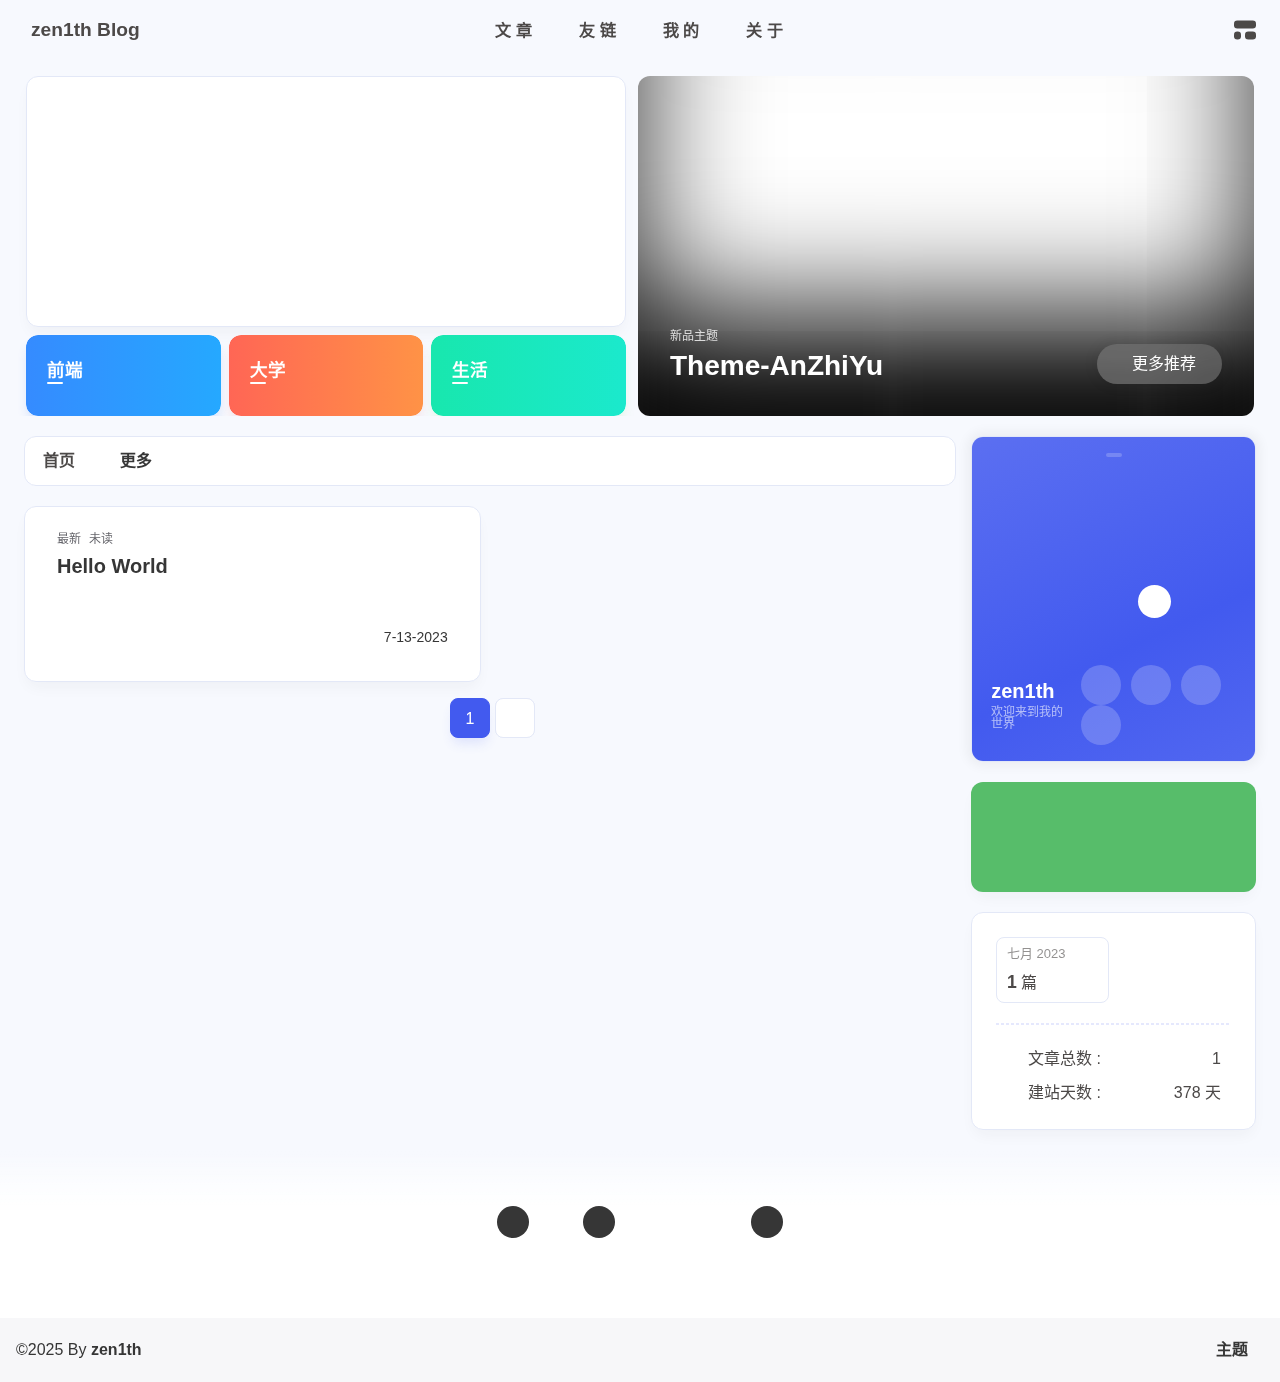
<file: index.html>
<!DOCTYPE html><html lang="zh-CN" data-theme="light"><head><meta charset="UTF-8"><meta http-equiv="X-UA-Compatible" content="IE=edge"><meta name="viewport" content="width=device-width, initial-scale=1.0, user-scalable=no"><title>zen1th Blog - 欢迎来到我的世界</title><meta name="author" content="zen1th"><meta name="copyright" content="zen1th"><meta name="format-detection" content="telephone=no"><meta name="theme-color" content="#f7f9fe"><meta name="mobile-web-app-capable" content="yes"><meta name="apple-touch-fullscreen" content="yes"><meta name="apple-mobile-web-app-title" content="zen1th Blog"><meta name="application-name" content="zen1th Blog"><meta name="apple-mobile-web-app-capable" content="yes"><meta name="apple-mobile-web-app-status-bar-style" content="#f7f9fe"><meta property="og:type" content="website"><meta property="og:title" content="zen1th Blog"><meta property="og:url" content="https://zen1th.vip/index.html"><meta property="og:site_name" content="zen1th Blog"><meta property="og:description" content="爱数码，爱折腾 dierhang"><meta property="og:locale" content="zh-CN"><meta property="og:image" content="https://zen1th.vip/assets/avatar.png"><meta property="article:author" content="zen1th"><meta property="article:tag"><meta name="twitter:card" content="summary"><meta name="twitter:image" content="https://zen1th.vip/assets/avatar.png"><meta name="description" content="爱数码，爱折腾 dierhang"><link rel="shortcut icon" href="/assets/favicon.ico"><link rel="canonical" href="https://zen1th.vip/"><link rel="preconnect" href="//cdn.cbd.int"/><meta name="google-site-verification" content="xxx"/><meta name="baidu-site-verification" content="code-xxx"/><meta name="msvalidate.01" content="xxx"/><link rel="stylesheet" href="/css/index.css"><link rel="stylesheet" href="https://cdn.cbd.int/@fortawesome/fontawesome-free@6.4.0/css/all.min.css" media="print" onload="this.media='all'"><link rel="stylesheet" href="https://cdn.cbd.int/node-snackbar@0.1.16/dist/snackbar.min.css" media="print" onload="this.media='all'"><link rel="stylesheet" href="https://cdn.cbd.int/@fancyapps/ui@5.0.28/dist/fancybox/fancybox.css" media="print" onload="this.media='all'"><script>const GLOBAL_CONFIG = {
  linkPageTop: undefined,
  peoplecanvas: {"enable":true,"img":"https://upload-bbs.miyoushe.com/upload/2024/07/27/125766904/ba62475f396df9de3316a08ed9e65d86_5680958632268053399..png"},
  postHeadAiDescription: {"enable":true,"gptName":"AnZhiYu","mode":"local","switchBtn":false,"btnLink":"https://afdian.net/item/886a79d4db6711eda42a52540025c377","randomNum":3,"basicWordCount":1000,"key":"xxxx","Referer":"https://xx.xx/"},
  diytitle: {"enable":true,"leaveTitle":"w(ﾟДﾟ)w 不要走！再看看嘛！","backTitle":"♪(^∇^*)欢迎肥来！"},
  LA51: undefined,
  greetingBox: undefined,
  twikooEnvId: '',
  commentBarrageConfig:undefined,
  music_page_default: "nav_music",
  root: '/',
  preloader: {"source":3},
  friends_vue_info: undefined,
  navMusic: true,
  mainTone: undefined,
  authorStatus: {"skills":null},
  algolia: undefined,
  localSearch: undefined,
  translate: {"defaultEncoding":2,"translateDelay":0,"msgToTraditionalChinese":"繁","msgToSimplifiedChinese":"简","rightMenuMsgToTraditionalChinese":"转为繁体","rightMenuMsgToSimplifiedChinese":"转为简体"},
  noticeOutdate: {"limitDay":180,"position":"top","messagePrev":"距离上次更新已过去","messageNext":"天，部分内容可能已过时。"},
  highlight: {"plugin":"highlight.js","highlightCopy":true,"highlightLang":true,"highlightHeightLimit":330},
  copy: {
    success: '复制成功',
    error: '复制错误',
    noSupport: '浏览器不支持'
  },
  relativeDate: {
    homepage: false,
    simplehomepage: true,
    post: false
  },
  runtime: '天',
  date_suffix: {
    just: '刚刚',
    min: '分钟前',
    hour: '小时前',
    day: '天前',
    month: '个月前'
  },
  copyright: {"copy":true,"copyrightEbable":false,"limitCount":50,"languages":{"author":"作者: zen1th","link":"链接: ","source":"来源: zen1th Blog","info":"著作权归作者所有。商业转载请联系作者获得授权，非商业转载请注明出处。","copySuccess":"复制成功，复制和转载请标注本文地址"}},
  lightbox: 'fancybox',
  Snackbar: {"chs_to_cht":"你已切换为繁体","cht_to_chs":"你已切换为简体","day_to_night":"你已切换为深色模式","night_to_day":"你已切换为浅色模式","bgLight":"#425AEF","bgDark":"#1f1f1f","position":"top-center"},
  source: {
    justifiedGallery: {
      js: 'https://cdn.cbd.int/flickr-justified-gallery@2.1.2/dist/fjGallery.min.js',
      css: 'https://cdn.cbd.int/flickr-justified-gallery@2.1.2/dist/fjGallery.css'
    }
  },
  isPhotoFigcaption: false,
  islazyload: true,
  isAnchor: false,
  shortcutKey: undefined,
  autoDarkmode: true
}</script><script id="config-diff">var GLOBAL_CONFIG_SITE = {
  configTitle: 'zen1th Blog',
  title: 'zen1th Blog',
  postAI: '',
  pageFillDescription: '爱数码爱折腾',
  isPost: false,
  isHome: true,
  isHighlightShrink: false,
  isToc: false,
  postUpdate: '2025-07-15 17:00:18',
  postMainColor: '',
}</script><noscript><style type="text/css">
  #nav {
    opacity: 1
  }
  .justified-gallery img {
    opacity: 1
  }

  #recent-posts time,
  #post-meta time {
    display: inline !important
  }
</style></noscript><script>(win=>{
      win.saveToLocal = {
        set: (key, value, ttl) => {
          if (ttl === 0) return
          const now = Date.now()
          const expiry = now + ttl * 86400000
          const item = {
            value,
            expiry
          }
          localStorage.setItem(key, JSON.stringify(item))
        },
      
        get: key => {
          const itemStr = localStorage.getItem(key)
      
          if (!itemStr) {
            return undefined
          }
          const item = JSON.parse(itemStr)
          const now = Date.now()
      
          if (now > item.expiry) {
            localStorage.removeItem(key)
            return undefined
          }
          return item.value
        }
      }
    
      win.getScript = (url, attr = {}) => new Promise((resolve, reject) => {
        const script = document.createElement('script')
        script.src = url
        script.async = true
        script.onerror = reject
        script.onload = script.onreadystatechange = function() {
          const loadState = this.readyState
          if (loadState && loadState !== 'loaded' && loadState !== 'complete') return
          script.onload = script.onreadystatechange = null
          resolve()
        }

        Object.keys(attr).forEach(key => {
          script.setAttribute(key, attr[key])
        })

        document.head.appendChild(script)
      })
    
      win.getCSS = (url, id = false) => new Promise((resolve, reject) => {
        const link = document.createElement('link')
        link.rel = 'stylesheet'
        link.href = url
        if (id) link.id = id
        link.onerror = reject
        link.onload = link.onreadystatechange = function() {
          const loadState = this.readyState
          if (loadState && loadState !== 'loaded' && loadState !== 'complete') return
          link.onload = link.onreadystatechange = null
          resolve()
        }
        document.head.appendChild(link)
      })
    
      win.activateDarkMode = () => {
        document.documentElement.setAttribute('data-theme', 'dark')
        if (document.querySelector('meta[name="theme-color"]') !== null) {
          document.querySelector('meta[name="theme-color"]').setAttribute('content', '#18171d')
        }
      }
      win.activateLightMode = () => {
        document.documentElement.setAttribute('data-theme', 'light')
        if (document.querySelector('meta[name="theme-color"]') !== null) {
          document.querySelector('meta[name="theme-color"]').setAttribute('content', '#f7f9fe')
        }
      }
      const t = saveToLocal.get('theme')
    
          const isDarkMode = window.matchMedia('(prefers-color-scheme: dark)').matches
          const isLightMode = window.matchMedia('(prefers-color-scheme: light)').matches
          const isNotSpecified = window.matchMedia('(prefers-color-scheme: no-preference)').matches
          const hasNoSupport = !isDarkMode && !isLightMode && !isNotSpecified

          if (t === undefined) {
            if (isLightMode) activateLightMode()
            else if (isDarkMode) activateDarkMode()
            else if (isNotSpecified || hasNoSupport) {
              const now = new Date()
              const hour = now.getHours()
              const isNight = hour <= 6 || hour >= 18
              isNight ? activateDarkMode() : activateLightMode()
            }
            window.matchMedia('(prefers-color-scheme: dark)').addListener(e => {
              if (saveToLocal.get('theme') === undefined) {
                e.matches ? activateDarkMode() : activateLightMode()
              }
            })
          } else if (t === 'light') activateLightMode()
          else activateDarkMode()
        
      const asideStatus = saveToLocal.get('aside-status')
      if (asideStatus !== undefined) {
        if (asideStatus === 'hide') {
          document.documentElement.classList.add('hide-aside')
        } else {
          document.documentElement.classList.remove('hide-aside')
        }
      }
    
      const detectApple = () => {
        if(/iPad|iPhone|iPod|Macintosh/.test(navigator.userAgent)){
          document.documentElement.classList.add('apple')
        }
      }
      detectApple()
    })(window)</script><meta name="generator" content="Hexo 7.3.0"></head><body data-type="anzhiyu"><div id="web_bg"></div><div id="an_music_bg"></div><div id="loading-box" onclick="document.getElementById(&quot;loading-box&quot;).classList.add(&quot;loaded&quot;)"><div class="loading-bg"><img class="loading-img nolazyload" alt="加载头像" src="/assets/lazyload.gif"/><div class="loading-image-dot"></div></div></div><script>const preloader = {
  endLoading: () => {
    document.getElementById('loading-box').classList.add("loaded");
  },
  initLoading: () => {
    document.getElementById('loading-box').classList.remove("loaded")
  }
}
window.addEventListener('load',()=> { preloader.endLoading() })
setTimeout(function(){preloader.endLoading();},10000)

if (true) {
  document.addEventListener('pjax:send', () => { preloader.initLoading() })
  document.addEventListener('pjax:complete', () => { preloader.endLoading() })
}</script><link rel="stylesheet" href="https://cdn.cbd.int/anzhiyu-theme-static@1.1.10/progress_bar/progress_bar.css"/><script async="async" src="https://cdn.cbd.int/pace-js@1.2.4/pace.min.js" data-pace-options="{ &quot;restartOnRequestAfter&quot;:false,&quot;eventLag&quot;:false}"></script><div class="page" id="body-wrap"><header class="not-top-img" id="page-header"><nav id="nav"><div id="nav-group"><span id="blog_name"><a id="site-name" href="/" accesskey="h"><div class="title">zen1th Blog</div><i class="anzhiyufont anzhiyu-icon-house-chimney"></i></a></span><div class="mask-name-container"><div id="name-container"><a id="page-name" href="javascript:anzhiyu.scrollToDest(0, 500)">PAGE_NAME</a></div></div><div id="menus"><div class="menus_items"><div class="menus_item"><a class="site-page" href="javascript:void(0);"><span> 文章</span></a><ul class="menus_item_child"><li><a class="site-page child faa-parent animated-hover" href="/archives/"><i class="anzhiyufont anzhiyu-icon-box-archive faa-tada" style="font-size: 0.9em;"></i><span> 文章列表</span></a></li><li><a class="site-page child faa-parent animated-hover" href="/categories/"><i class="anzhiyufont anzhiyu-icon-shapes faa-tada" style="font-size: 0.9em;"></i><span> 全部分类</span></a></li><li><a class="site-page child faa-parent animated-hover" href="/tags/"><i class="anzhiyufont anzhiyu-icon-tags faa-tada" style="font-size: 0.9em;"></i><span> 全部标签</span></a></li></ul></div><div class="menus_item"><a class="site-page" href="javascript:void(0);"><span> 友链</span></a><ul class="menus_item_child"><li><a class="site-page child faa-parent animated-hover" href="/link/"><i class="anzhiyufont anzhiyu-icon-link faa-tada" style="font-size: 0.9em;"></i><span> 友情链接</span></a></li></ul></div><div class="menus_item"><a class="site-page" href="javascript:void(0);"><span> 我的</span></a><ul class="menus_item_child"><li><a class="site-page child faa-parent animated-hover" href="/music/"><i class="anzhiyufont anzhiyu-icon-music faa-tada" style="font-size: 0.9em;"></i><span> 音乐馆</span></a></li></ul></div><div class="menus_item"><a class="site-page" href="javascript:void(0);"><span> 关于</span></a><ul class="menus_item_child"><li><a class="site-page child faa-parent animated-hover" href="/about/"><i class="anzhiyufont anzhiyu-icon-paper-plane faa-tada" style="font-size: 0.9em;"></i><span> 关于本人</span></a></li><li><a class="site-page child faa-parent animated-hover" href="/essay/"><i class="anzhiyufont anzhiyu-icon-lightbulb faa-tada" style="font-size: 0.9em;"></i><span> 闲言碎语</span></a></li></ul></div></div></div><div id="nav-right"><div class="nav-button only-home" id="travellings_button" title="随机前往一个开往项目网站"><a class="site-page" onclick="anzhiyu.totraveling()" title="随机前往一个开往项目网站" href="javascript:void(0);" rel="external nofollow" data-pjax-state="external"><i class="anzhiyufont anzhiyu-icon-train"></i></a></div><div class="nav-button" id="randomPost_button"><a class="site-page" onclick="toRandomPost()" title="随机前往一个文章" href="javascript:void(0);"><i class="anzhiyufont anzhiyu-icon-dice"></i></a></div><input id="center-console" type="checkbox"/><label class="widget" for="center-console" title="中控台" onclick="anzhiyu.switchConsole();"><i class="left"></i><i class="widget center"></i><i class="widget right"></i></label><div id="console"><div class="console-card-group-reward"><ul class="reward-all console-card"><li class="reward-item"><a href="https://npm.elemecdn.com/anzhiyu-blog@1.1.6/img/post/common/qrcode-weichat.png" target="_blank"><img class="post-qr-code-img" alt="微信" src= "[data-uri]" onerror="this.onerror=null,this.src=&quot;/img/404.jpg&quot;" data-lazy-src="https://npm.elemecdn.com/anzhiyu-blog@1.1.6/img/post/common/qrcode-weichat.png"/></a><div class="post-qr-code-desc">微信</div></li><li class="reward-item"><a href="https://npm.elemecdn.com/anzhiyu-blog@1.1.6/img/post/common/qrcode-alipay.png" target="_blank"><img class="post-qr-code-img" alt="支付宝" src= "[data-uri]" onerror="this.onerror=null,this.src=&quot;/img/404.jpg&quot;" data-lazy-src="https://npm.elemecdn.com/anzhiyu-blog@1.1.6/img/post/common/qrcode-alipay.png"/></a><div class="post-qr-code-desc">支付宝</div></li></ul></div><div class="console-card-group"><div class="console-card-group-left"><div class="console-card" id="card-newest-comments"><div class="card-content"><div class="author-content-item-tips">互动</div><span class="author-content-item-title"> 最新评论</span></div><div class="aside-list"><span>正在加载中...</span></div></div></div><div class="console-card-group-right"><div class="console-card tags"><div class="card-content"><div class="author-content-item-tips">兴趣点</div><span class="author-content-item-title">寻找你感兴趣的领域</span></div></div><div class="console-card history"><div class="item-headline"><i class="anzhiyufont anzhiyu-icon-box-archiv"></i><span>文章</span></div><div class="card-archives"><div class="item-headline"><i class="anzhiyufont anzhiyu-icon-archive"></i><span>归档</span></div><ul class="card-archive-list"><li class="card-archive-list-item"><a class="card-archive-list-link" href="/archives/2023/07/"><span class="card-archive-list-date">七月 2023</span><div class="card-archive-list-count-group"><span class="card-archive-list-count">1</span><span>篇</span></div></a></li></ul></div><hr/></div></div></div><div class="button-group"><div class="console-btn-item"><a class="darkmode_switchbutton" title="显示模式切换" href="javascript:void(0);"><i class="anzhiyufont anzhiyu-icon-moon"></i></a></div><div class="console-btn-item" id="consoleHideAside" onclick="anzhiyu.hideAsideBtn()" title="边栏显示控制"><a class="asideSwitch"><i class="anzhiyufont anzhiyu-icon-arrows-left-right"></i></a></div><div class="console-btn-item" id="consoleMusic" onclick="anzhiyu.musicToggle()" title="音乐开关"><a class="music-switch"><i class="anzhiyufont anzhiyu-icon-music"></i></a></div></div><div class="console-mask" onclick="anzhiyu.hideConsole()" href="javascript:void(0);"></div></div><div class="nav-button" id="nav-totop"><a class="totopbtn" href="javascript:void(0);"><i class="anzhiyufont anzhiyu-icon-arrow-up"></i><span id="percent" onclick="anzhiyu.scrollToDest(0,500)">0</span></a></div><div id="toggle-menu"><a class="site-page" href="javascript:void(0);" title="切换"><i class="anzhiyufont anzhiyu-icon-bars"></i></a></div></div></div></nav></header><main id="blog-container"><div id="home_top"><div class="swiper_container_card" style="height: auto;width: 100%"><div id="bannerGroup"><div id="random-banner"><canvas id="peoplecanvas"></canvas><a id="random-hover" href="javascript:toRandomPost()"><i class="anzhiyufont anzhiyu-icon-paper-plane"></i><div class="bannerText">随便逛逛<i class="anzhiyufont anzhiyu-icon-arrow-right"></i></div></a></div><div class="categoryGroup"><div class="categoryItem" style="box-shadow:var(--anzhiyu-shadow-blue)"><a class="categoryButton blue" href="/categories/%E5%89%8D%E7%AB%AF%E5%BC%80%E5%8F%91/"><span class="categoryButtonText">前端</span><i class="anzhiyufont anzhiyu-icon-dove"></i></a></div><div class="categoryItem" style="box-shadow:var(--anzhiyu-shadow-red)"><a class="categoryButton red" href="/categories/%E5%A4%A7%E5%AD%A6%E7%94%9F%E6%B6%AF/"><span class="categoryButtonText">大学</span><i class="anzhiyufont anzhiyu-icon-fire"></i></a></div><div class="categoryItem" style="box-shadow:var(--anzhiyu-shadow-green)"><a class="categoryButton green" href="/categories/%E7%94%9F%E6%B4%BB%E6%97%A5%E5%B8%B8/"><span class="categoryButtonText">生活</span><i class="anzhiyufont anzhiyu-icon-book"></i></a></div></div></div><div class="topGroup"><div class="recent-post-item" onclick="pjax.loadUrl(&quot;/2023/07/13/hello-world/&quot;)"><div class="post_cover left_radius"><a href="2023/07/13/hello-world/" title="Hello World"><span class="recent-post-top-text">荐</span><img class="post_bg" onerror="this.onerror=null;this.src='/img/404.jpg'" alt="cover"></a></div><div class="recent-post-info"><a class="article-title" href="2023/07/13/hello-world/" title="Hello World">Hello World</a></div></div><a class="todayCard" id="todayCard" target="_blank" rel="noopener" href="https://docs.anheyu.com/" style="z-index: 1;"><div class="todayCard-info"><div class="todayCard-tips">新品主题</div><div class="todayCard-title">Theme-AnZhiYu</div></div><img class="todayCard-cover" src= "[data-uri]" onerror="this.onerror=null,this.src=&quot;/img/404.jpg&quot;" data-lazy-src="https://bu.dusays.com/2023/05/13/645fa3cf90d70.webp" onerror="this.onerror=null;this.src='/img/404.jpg'" alt="封面"><div class="banner-button-group"><div class="banner-button" onclick="event.stopPropagation();event.preventDefault();anzhiyu.hideTodayCard();"><i class="anzhiyufont anzhiyu-icon-arrow-circle-right"></i><span class="banner-button-text">更多推荐</span></div></div></a></div><link rel="stylesheet"></div></div><div class="layout" id="content-inner"><div class="recent-posts" id="recent-posts"><div id="categoryBar"><div class="category-bar" id="category-bar"><div id="catalog-bar"><div id="catalog-list"><div class="catalog-list-item" id="首页"><a href="/">首页</a></div></div><div class="category-bar-next" id="category-bar-next" onclick="anzhiyu.scrollCategoryBarToRight()"><i class="anzhiyufont anzhiyu-icon-angle-double-right"></i></div><a class="catalog-more" href="/categories/">更多</a></div></div></div><div class="recent-post-item lastestpost-item" onclick="pjax.loadUrl('/2023/07/13/hello-world/')"><div class="recent-post-info no-cover"><div class="recent-post-info-top"><div class="recent-post-info-top-tips"><span class="newPost">最新</span><a class="unvisited-post" href="/2023/07/13/hello-world/" title="Hello World">未读</a></div><a class="article-title" href="/2023/07/13/hello-world/" title="Hello World">Hello World</a></div><div class="article-meta-wrap"><span class="post-meta-date"><i class="anzhiyufont anzhiyu-icon-calendar-days" style="font-size: 15px; display:none"></i><span class="article-meta-label">发表于</span><time datetime="2023-07-13T08:16:21.000Z" title="发表于 2023-07-13 16:16:21" time="2023-07-13 16:16:21">2023-07-13</time><time class="time_hidden" datetime="2023-07-14T08:16:21.000Z" title="更新于 2023-07-14 16:16:21" time="2023-07-14 16:16:21">2023-07-14</time></span></div><div class="content">Welcome to Hexo! This is your very first post. Check documentation for more info. If you get any problems when using Hexo, you can find the answer in troubleshooting or you can ask me on GitHub.
Quick StartCreate a new post1$ hexo new &quot;My New Post&quot;

More info: Writing
Run server1$ hexo server

More info: Server
Generate static files1$ hexo generate

More info: Generating
Deploy to remote sites1$ hexo deploy

More info: Deployment
</div></div></div><nav id="pagination"><div class="pagination"><span class="page-number current">1</span><div class="toPageGroup"><input id="toPageText" oninput="value=value.replace(/[^0-9]/g,'')" maxlength="3" onkeyup="this.value=this.value.replace(/[^u4e00-u9fa5w]/g,'')" aria-label="toPage"><a id="toPageButton" onclick="anzhiyu.toPage()"><i class="anzhiyufont anzhiyu-icon-angles-right" style="font-weight: inherit; font-size: 1rem;"></i></a></div></div></nav></div><div class="aside-content" id="aside-content"><div class="card-widget card-info"><div class="card-content"><div class="author-info__sayhi" id="author-info__sayhi" onclick="anzhiyu.changeSayHelloText()"></div><div class="author-info-avatar"><img class="avatar-img" src= "[data-uri]" onerror="this.onerror=null,this.src=&quot;/img/404.jpg&quot;" data-lazy-src="/assets/avatar.png" onerror="this.onerror=null;this.src='/img/friend_404.gif'" alt="avatar"/><div class="author-status"><img class="g-status" src= "[data-uri]" onerror="this.onerror=null,this.src=&quot;/img/404.jpg&quot;" data-lazy-src="/assets/favicon.png" alt="status"/></div></div><div class="author-info__description">爱数码，爱折腾 dierhang
</div><div class="author-info__bottom-group"><a class="author-info__bottom-group-left" href="/"><h1 class="author-info__name">zen1th</h1><div class="author-info__desc">欢迎来到我的世界</div></a><div class="card-info-social-icons is-center"><a class="social-icon faa-parent animated-hover" href="https://github.com/niaopian" target="_blank" title="Github"><i class="anzhiyufont anzhiyu-icon-github"></i></a><a class="social-icon faa-parent animated-hover" href="/atom.xml" target="_blank" title="RSS"><i class="anzhiyufont anzhiyu-icon-rss"></i></a><a class="social-icon faa-parent animated-hover" href="mailto:2251829764@qq.com" target="_blank" title="Email"><i class="anzhiyufont anzhiyu-icon-envelope"></i></a><a class="social-icon faa-parent animated-hover" href="https://m.cmx.im/@zen1th" target="_blank" title="Mastodon"><i class="fa-brands fa-mastodon faa-tada"></i></a></div></div></div></div><div class="card-widget anzhiyu-right-widget" id="card-wechat" onclick="null"><div id="flip-wrapper"><div id="flip-content"><div class="face" style="background: url(https://bu.dusays.com/2023/01/13/63c02edf44033.png) center center / 100% no-repeat"></div><div class="back face" style="background: url(https://bu.dusays.com/2023/05/13/645fa415e8694.png) center center / 100% no-repeat"></div></div></div></div><div class="sticky_layout"><div class="card-widget"><div class="card-archives"><div class="item-headline"><i class="anzhiyufont anzhiyu-icon-archive"></i><span>归档</span></div><ul class="card-archive-list"><li class="card-archive-list-item"><a class="card-archive-list-link" href="/archives/2023/07/"><span class="card-archive-list-date">七月 2023</span><div class="card-archive-list-count-group"><span class="card-archive-list-count">1</span><span>篇</span></div></a></li></ul></div><hr/><div class="card-webinfo"><div class="item-headline"><i class="anzhiyufont anzhiyu-icon-chart-line"></i><span>网站资讯</span></div><div class="webinfo"><div class="webinfo-item"><div class="webinfo-item-title"><i class="anzhiyufont anzhiyu-icon-file-lines"></i><div class="item-name">文章总数 :</div></div><div class="item-count">1</div></div><div class="webinfo-item"><div class="webinfo-item-title"><i class="anzhiyufont anzhiyu-icon-stopwatch"></i><div class="item-name">建站天数 :</div></div><div class="item-count" id="runtimeshow" data-publishDate="2025-07-12T16:00:00.000Z"><i class="anzhiyufont anzhiyu-icon-spinner anzhiyu-spin"></i></div></div></div></div></div></div></div></div></main><footer id="footer"><div id="footer-wrap"><div id="footer_deal"><a class="deal_link" href="mailto:2251829764@qq.com" title="email"><i class="anzhiyufont anzhiyu-icon-envelope"></i></a><a class="deal_link" href="/atom.xml" title="RSS"><i class="anzhiyufont anzhiyu-icon-rss"></i></a><img class="footer_mini_logo" title="返回顶部" alt="返回顶部" onclick="anzhiyu.scrollToDest(0, 500)" src= "[data-uri]" onerror="this.onerror=null,this.src=&quot;/img/404.jpg&quot;" data-lazy-src="/assets/avatar.png" size="50px"/><a class="deal_link" target="_blank" rel="noopener" href="https://github.com/niaopian" title="Github"><i class="anzhiyufont anzhiyu-icon-github"></i></a></div><p id="ghbdages"><a class="github-badge" target="_blank" href="https://hexo.io/" style="margin-inline:5px" data-title="博客框架为Hexo_v5.4.0" title="博客框架为Hexo_v5.4.0"><img src= "[data-uri]" onerror="this.onerror=null,this.src=&quot;/img/404.jpg&quot;" data-lazy-src="https://npm.elemecdn.com/anzhiyu-blog@2.1.5/img/badge/Frame-Hexo.svg" alt="博客框架为Hexo_v5.4.0"/></a><a class="github-badge" target="_blank" href="https://blog.anheyu.com/" style="margin-inline:5px" data-title="本站使用AnZhiYu主题" title="本站使用AnZhiYu主题"><img src= "[data-uri]" onerror="this.onerror=null,this.src=&quot;/img/404.jpg&quot;" data-lazy-src="https://npm.elemecdn.com/anzhiyu-theme-static@1.0.9/img/Theme-AnZhiYu-2E67D3.svg" alt="本站使用AnZhiYu主题"/></a><a class="github-badge" target="_blank" href="https://github.com/niaopian" style="margin-inline:5px" data-title="本站项目由Github托管" title="本站项目由Github托管"><img src= "[data-uri]" onerror="this.onerror=null,this.src=&quot;/img/404.jpg&quot;" data-lazy-src="https://npm.elemecdn.com/anzhiyu-blog@2.1.5/img/badge/Source-Github.svg" alt="本站项目由Github托管"/></a></p></div><div id="footer-bar"><div class="footer-bar-links"><div class="footer-bar-left"><div id="footer-bar-tips"><div class="copyright">&copy;2025 By <a class="footer-bar-link" href="/" title="zen1th" target="_blank">zen1th</a></div></div><div id="footer-type-tips"></div></div><div class="footer-bar-right"><a class="footer-bar-link" target="_blank" rel="noopener" href="https://github.com/anzhiyu-c/hexo-theme-anzhiyu" title="主题">主题</a></div></div></div></footer></div><div id="sidebar"><div id="menu-mask"></div><div id="sidebar-menus"><div class="sidebar-site-data site-data is-center"><a href="/archives/" title="archive"><div class="headline">文章</div><div class="length-num">1</div></a><a href="/tags/" title="tag"><div class="headline">标签</div><div class="length-num">0</div></a><a href="/categories/" title="category"><div class="headline">分类</div><div class="length-num">0</div></a></div><span class="sidebar-menu-item-title">功能</span><div class="sidebar-menu-item"><a class="darkmode_switchbutton menu-child" href="javascript:void(0);" title="显示模式"><i class="anzhiyufont anzhiyu-icon-circle-half-stroke"></i><span>显示模式</span></a></div><div class="back-menu-list-groups"><div class="back-menu-list-group"><div class="back-menu-list-title">网页</div><div class="back-menu-list"><a class="back-menu-item" target="_blank" rel="noopener" href="https://blog.zen1th.vip/" title="博客"><img class="back-menu-item-icon" src= "[data-uri]" onerror="this.onerror=null,this.src=&quot;/img/404.jpg&quot;" data-lazy-src="/img/favicon.ico" alt="博客"/><span class="back-menu-item-text">博客</span></a></div></div><div class="back-menu-list-group"><div class="back-menu-list-title">项目</div><div class="back-menu-list"><a class="back-menu-item" target="_blank" rel="noopener" href="https://image.anheyu.com/" title="安知鱼图床"><img class="back-menu-item-icon" src= "[data-uri]" onerror="this.onerror=null,this.src=&quot;/img/404.jpg&quot;" data-lazy-src="https://image.anheyu.com/favicon.ico" alt="安知鱼图床"/><span class="back-menu-item-text">安知鱼图床</span></a></div></div></div><div class="menus_items"><div class="menus_item"><a class="site-page" href="javascript:void(0);"><span> 文章</span></a><ul class="menus_item_child"><li><a class="site-page child faa-parent animated-hover" href="/archives/"><i class="anzhiyufont anzhiyu-icon-box-archive faa-tada" style="font-size: 0.9em;"></i><span> 文章列表</span></a></li><li><a class="site-page child faa-parent animated-hover" href="/categories/"><i class="anzhiyufont anzhiyu-icon-shapes faa-tada" style="font-size: 0.9em;"></i><span> 全部分类</span></a></li><li><a class="site-page child faa-parent animated-hover" href="/tags/"><i class="anzhiyufont anzhiyu-icon-tags faa-tada" style="font-size: 0.9em;"></i><span> 全部标签</span></a></li></ul></div><div class="menus_item"><a class="site-page" href="javascript:void(0);"><span> 友链</span></a><ul class="menus_item_child"><li><a class="site-page child faa-parent animated-hover" href="/link/"><i class="anzhiyufont anzhiyu-icon-link faa-tada" style="font-size: 0.9em;"></i><span> 友情链接</span></a></li></ul></div><div class="menus_item"><a class="site-page" href="javascript:void(0);"><span> 我的</span></a><ul class="menus_item_child"><li><a class="site-page child faa-parent animated-hover" href="/music/"><i class="anzhiyufont anzhiyu-icon-music faa-tada" style="font-size: 0.9em;"></i><span> 音乐馆</span></a></li></ul></div><div class="menus_item"><a class="site-page" href="javascript:void(0);"><span> 关于</span></a><ul class="menus_item_child"><li><a class="site-page child faa-parent animated-hover" href="/about/"><i class="anzhiyufont anzhiyu-icon-paper-plane faa-tada" style="font-size: 0.9em;"></i><span> 关于本人</span></a></li><li><a class="site-page child faa-parent animated-hover" href="/essay/"><i class="anzhiyufont anzhiyu-icon-lightbulb faa-tada" style="font-size: 0.9em;"></i><span> 闲言碎语</span></a></li></ul></div></div><span class="sidebar-menu-item-title">标签</span></div></div><div id="rightside"><div id="rightside-config-hide"><button id="translateLink" type="button" title="简繁转换">繁</button><button id="darkmode" type="button" title="浅色和深色模式转换"><i class="anzhiyufont anzhiyu-icon-circle-half-stroke"></i></button><button id="hide-aside-btn" type="button" title="单栏和双栏切换"><i class="anzhiyufont anzhiyu-icon-arrows-left-right"></i></button></div><div id="rightside-config-show"><button id="rightside-config" type="button" title="设置"><i class="anzhiyufont anzhiyu-icon-gear"></i></button><button id="go-up" type="button" title="回到顶部"><i class="anzhiyufont anzhiyu-icon-arrow-up"></i></button></div></div><div id="nav-music"><a id="nav-music-hoverTips" onclick="anzhiyu.musicToggle()" accesskey="m">播放音乐</a><div id="console-music-bg"></div><meting-js id="8152976493" server="netease" type="playlist" mutex="true" preload="none" theme="var(--anzhiyu-main)" data-lrctype="0" order="random" volume="0.7"></meting-js></div><div id="rightMenu"><div class="rightMenu-group rightMenu-small"><div class="rightMenu-item" id="menu-backward"><i class="anzhiyufont anzhiyu-icon-arrow-left"></i></div><div class="rightMenu-item" id="menu-forward"><i class="anzhiyufont anzhiyu-icon-arrow-right"></i></div><div class="rightMenu-item" id="menu-refresh"><i class="anzhiyufont anzhiyu-icon-arrow-rotate-right" style="font-size: 1rem;"></i></div><div class="rightMenu-item" id="menu-top"><i class="anzhiyufont anzhiyu-icon-arrow-up"></i></div></div><div class="rightMenu-group rightMenu-line rightMenuPlugin"><div class="rightMenu-item" id="menu-copytext"><i class="anzhiyufont anzhiyu-icon-copy"></i><span>复制选中文本</span></div><div class="rightMenu-item" id="menu-pastetext"><i class="anzhiyufont anzhiyu-icon-paste"></i><span>粘贴文本</span></div><a class="rightMenu-item" id="menu-commenttext"><i class="anzhiyufont anzhiyu-icon-comment-medical"></i><span>引用到评论</span></a><div class="rightMenu-item" id="menu-newwindow"><i class="anzhiyufont anzhiyu-icon-window-restore"></i><span>新窗口打开</span></div><div class="rightMenu-item" id="menu-copylink"><i class="anzhiyufont anzhiyu-icon-link"></i><span>复制链接地址</span></div><div class="rightMenu-item" id="menu-copyimg"><i class="anzhiyufont anzhiyu-icon-images"></i><span>复制此图片</span></div><div class="rightMenu-item" id="menu-downloadimg"><i class="anzhiyufont anzhiyu-icon-download"></i><span>下载此图片</span></div><div class="rightMenu-item" id="menu-newwindowimg"><i class="anzhiyufont anzhiyu-icon-window-restore"></i><span>新窗口打开图片</span></div><div class="rightMenu-item" id="menu-search"><i class="anzhiyufont anzhiyu-icon-magnifying-glass"></i><span>站内搜索</span></div><div class="rightMenu-item" id="menu-searchBaidu"><i class="anzhiyufont anzhiyu-icon-magnifying-glass"></i><span>百度搜索</span></div><div class="rightMenu-item" id="menu-music-toggle"><i class="anzhiyufont anzhiyu-icon-play"></i><span>播放音乐</span></div><div class="rightMenu-item" id="menu-music-back"><i class="anzhiyufont anzhiyu-icon-backward"></i><span>切换到上一首</span></div><div class="rightMenu-item" id="menu-music-forward"><i class="anzhiyufont anzhiyu-icon-forward"></i><span>切换到下一首</span></div><div class="rightMenu-item" id="menu-music-playlist" onclick="window.open(&quot;https://y.qq.com/n/ryqq/playlist/8802438608&quot;, &quot;_blank&quot;);" style="display: none;"><i class="anzhiyufont anzhiyu-icon-radio"></i><span>查看所有歌曲</span></div><div class="rightMenu-item" id="menu-music-copyMusicName"><i class="anzhiyufont anzhiyu-icon-copy"></i><span>复制歌名</span></div></div><div class="rightMenu-group rightMenu-line rightMenuOther"><a class="rightMenu-item menu-link" id="menu-randomPost"><i class="anzhiyufont anzhiyu-icon-shuffle"></i><span>随便逛逛</span></a><a class="rightMenu-item menu-link" href="/categories/"><i class="anzhiyufont anzhiyu-icon-cube"></i><span>博客分类</span></a><a class="rightMenu-item menu-link" href="/tags/"><i class="anzhiyufont anzhiyu-icon-tags"></i><span>文章标签</span></a></div><div class="rightMenu-group rightMenu-line rightMenuOther"><a class="rightMenu-item" id="menu-copy" href="javascript:void(0);"><i class="anzhiyufont anzhiyu-icon-copy"></i><span>复制地址</span></a><a class="rightMenu-item" id="menu-commentBarrage" href="javascript:void(0);"><i class="anzhiyufont anzhiyu-icon-message"></i><span class="menu-commentBarrage-text">关闭热评</span></a><a class="rightMenu-item" id="menu-darkmode" href="javascript:void(0);"><i class="anzhiyufont anzhiyu-icon-circle-half-stroke"></i><span class="menu-darkmode-text">深色模式</span></a><a class="rightMenu-item" id="menu-translate" href="javascript:void(0);"><i class="anzhiyufont anzhiyu-icon-language"></i><span>轉為繁體</span></a></div></div><div id="rightmenu-mask"></div><div><script src="/js/utils.js"></script><script src="/js/main.js"></script><script src="/js/tw_cn.js"></script><script src="https://cdn.cbd.int/@fancyapps/ui@5.0.28/dist/fancybox/fancybox.umd.js"></script><script src="https://cdn.cbd.int/instant.page@5.2.0/instantpage.js" type="module"></script><script src="https://cdn.cbd.int/vanilla-lazyload@17.8.5/dist/lazyload.iife.min.js"></script><script src="https://cdn.cbd.int/node-snackbar@0.1.16/dist/snackbar.min.js"></script><canvas id="universe"></canvas><script async src="https://npm.elemecdn.com/anzhiyu-theme-static@1.0.0/dark/dark.js"></script><script>// 消除控制台打印
var HoldLog = console.log;
console.log = function () {};
let now1 = new Date();
queueMicrotask(() => {
  const Log = function () {
    HoldLog.apply(console, arguments);
  }; //在恢复前输出日志
  const grt = new Date("07/13/2025 00:00:00"); //此处修改你的建站时间或者网站上线时间
  now1.setTime(now1.getTime() + 250);
  const days = (now1 - grt) / 1000 / 60 / 60 / 24;
  const dnum = Math.floor(days);
  const ascll = [
    `欢迎使用安知鱼!`,
    `生活明朗, 万物可爱`,
    `
        
       █████╗ ███╗   ██╗███████╗██╗  ██╗██╗██╗   ██╗██╗   ██╗
      ██╔══██╗████╗  ██║╚══███╔╝██║  ██║██║╚██╗ ██╔╝██║   ██║
      ███████║██╔██╗ ██║  ███╔╝ ███████║██║ ╚████╔╝ ██║   ██║
      ██╔══██║██║╚██╗██║ ███╔╝  ██╔══██║██║  ╚██╔╝  ██║   ██║
      ██║  ██║██║ ╚████║███████╗██║  ██║██║   ██║   ╚██████╔╝
      ╚═╝  ╚═╝╚═╝  ╚═══╝╚══════╝╚═╝  ╚═╝╚═╝   ╚═╝    ╚═════╝
        
        `,
    "已上线",
    dnum,
    "天",
    "©2025 By 安知鱼 V1.6.14",
  ];
  const ascll2 = [`NCC2-036`, `调用前置摄像头拍照成功，识别为【小笨蛋】.`, `Photo captured: `, `🤪`];

  setTimeout(
    Log.bind(
      console,
      `\n%c${ascll[0]} %c ${ascll[1]} %c ${ascll[2]} %c${ascll[3]}%c ${ascll[4]}%c ${ascll[5]}\n\n%c ${ascll[6]}\n`,
      "color:#425AEF",
      "",
      "color:#425AEF",
      "color:#425AEF",
      "",
      "color:#425AEF",
      ""
    )
  );
  setTimeout(
    Log.bind(
      console,
      `%c ${ascll2[0]} %c ${ascll2[1]} %c \n${ascll2[2]} %c\n${ascll2[3]}\n`,
      "color:white; background-color:#4fd953",
      "",
      "",
      'background:url("https://npm.elemecdn.com/anzhiyu-blog@1.1.6/img/post/common/tinggge.gif") no-repeat;font-size:450%'
    )
  );

  setTimeout(Log.bind(console, "%c WELCOME %c 你好，小笨蛋.", "color:white; background-color:#4f90d9", ""));

  setTimeout(
    console.warn.bind(
      console,
      "%c ⚡ Powered by 安知鱼 %c 你正在访问 zen1th 的博客.",
      "color:white; background-color:#f0ad4e",
      ""
    )
  );

  setTimeout(Log.bind(console, "%c W23-12 %c 你已打开控制台.", "color:white; background-color:#4f90d9", ""));

  setTimeout(
    console.warn.bind(console, "%c S013-782 %c 你现在正处于监控中.", "color:white; background-color:#d9534f", "")
  );
});</script><script async src="/anzhiyu/random.js"></script><div class="js-pjax"><script>if (typeof gsap === "object") {
  getScript("/js/anzhiyu/people.js", {defer:true})
} else {
  getScript("https://cdn.cbd.int/anzhiyu-theme-static@1.0.0/gsap/gsap.min.js").then(()=>{
    getScript("/js/anzhiyu/people.js", {defer:true})
  });
}</script><input type="hidden" name="page-type" id="page-type" value="anzhiyu"></div><script>var visitorMail = "";
</script><script async data-pjax src="https://cdn.cbd.int/anzhiyu-theme-static@1.0.0/waterfall/waterfall.js"></script><script src="https://lf3-cdn-tos.bytecdntp.com/cdn/expire-1-M/qrcodejs/1.0.0/qrcode.min.js"></script><link rel="stylesheet" href="https://cdn.cbd.int/anzhiyu-theme-static@1.1.9/icon/ali_iconfont_css.css"><link rel="stylesheet" href="https://cdn.cbd.int/anzhiyu-theme-static@1.0.0/aplayer/APlayer.min.css" media="print" onload="this.media='all'"><script src="https://cdn.cbd.int/anzhiyu-blog-static@1.0.1/js/APlayer.min.js"></script><script src="https://cdn.cbd.int/hexo-anzhiyu-music@1.0.1/assets/js/Meting2.min.js"></script><script src="https://cdn.cbd.int/pjax@0.2.8/pjax.min.js"></script><script>let pjaxSelectors = ["head > title","#config-diff","#body-wrap","#rightside-config-hide","#rightside-config-show",".js-pjax"]
var pjax = new Pjax({
  elements: 'a:not([target="_blank"])',
  selectors: pjaxSelectors,
  cacheBust: false,
  analytics: false,
  scrollRestoration: false
})

document.addEventListener('pjax:send', function () {
  // removeEventListener scroll 
  anzhiyu.removeGlobalFnEvent('pjax')
  anzhiyu.removeGlobalFnEvent('themeChange')

  document.getElementById('rightside').classList.remove('rightside-show')
  
  if (window.aplayers) {
    for (let i = 0; i < window.aplayers.length; i++) {
      if (!window.aplayers[i].options.fixed) {
        window.aplayers[i].destroy()
      }
    }
  }

  typeof typed === 'object' && typed.destroy()

  //reset readmode
  const $bodyClassList = document.body.classList
  $bodyClassList.contains('read-mode') && $bodyClassList.remove('read-mode')
})

document.addEventListener('pjax:complete', function () {
  window.refreshFn()

  document.querySelectorAll('script[data-pjax]').forEach(item => {
    const newScript = document.createElement('script')
    const content = item.text || item.textContent || item.innerHTML || ""
    Array.from(item.attributes).forEach(attr => newScript.setAttribute(attr.name, attr.value))
    newScript.appendChild(document.createTextNode(content))
    item.parentNode.replaceChild(newScript, item)
  })

  GLOBAL_CONFIG.islazyload && window.lazyLoadInstance.update()

  typeof panguInit === 'function' && panguInit()

  // google analytics
  typeof gtag === 'function' && gtag('config', '', {'page_path': window.location.pathname});

  // baidu analytics
  typeof _hmt === 'object' && _hmt.push(['_trackPageview',window.location.pathname]);

  typeof loadMeting === 'function' && document.getElementsByClassName('aplayer').length && loadMeting()

  // prismjs
  typeof Prism === 'object' && Prism.highlightAll()
})

document.addEventListener('pjax:error', e => {
  if (e.request.status === 404) {
    pjax.loadUrl('/404.html')
  }
})</script><script charset="UTF-8" src="https://cdn.cbd.int/anzhiyu-theme-static@1.1.5/accesskey/accesskey.js"></script></div><div id="popup-window"><div class="popup-window-title">通知</div><div class="popup-window-divider"></div><div class="popup-window-content"><div class="popup-tip">你好呀</div><div class="popup-link"><i class="anzhiyufont anzhiyu-icon-arrow-circle-right"></i></div></div></div></body></html>
</file>
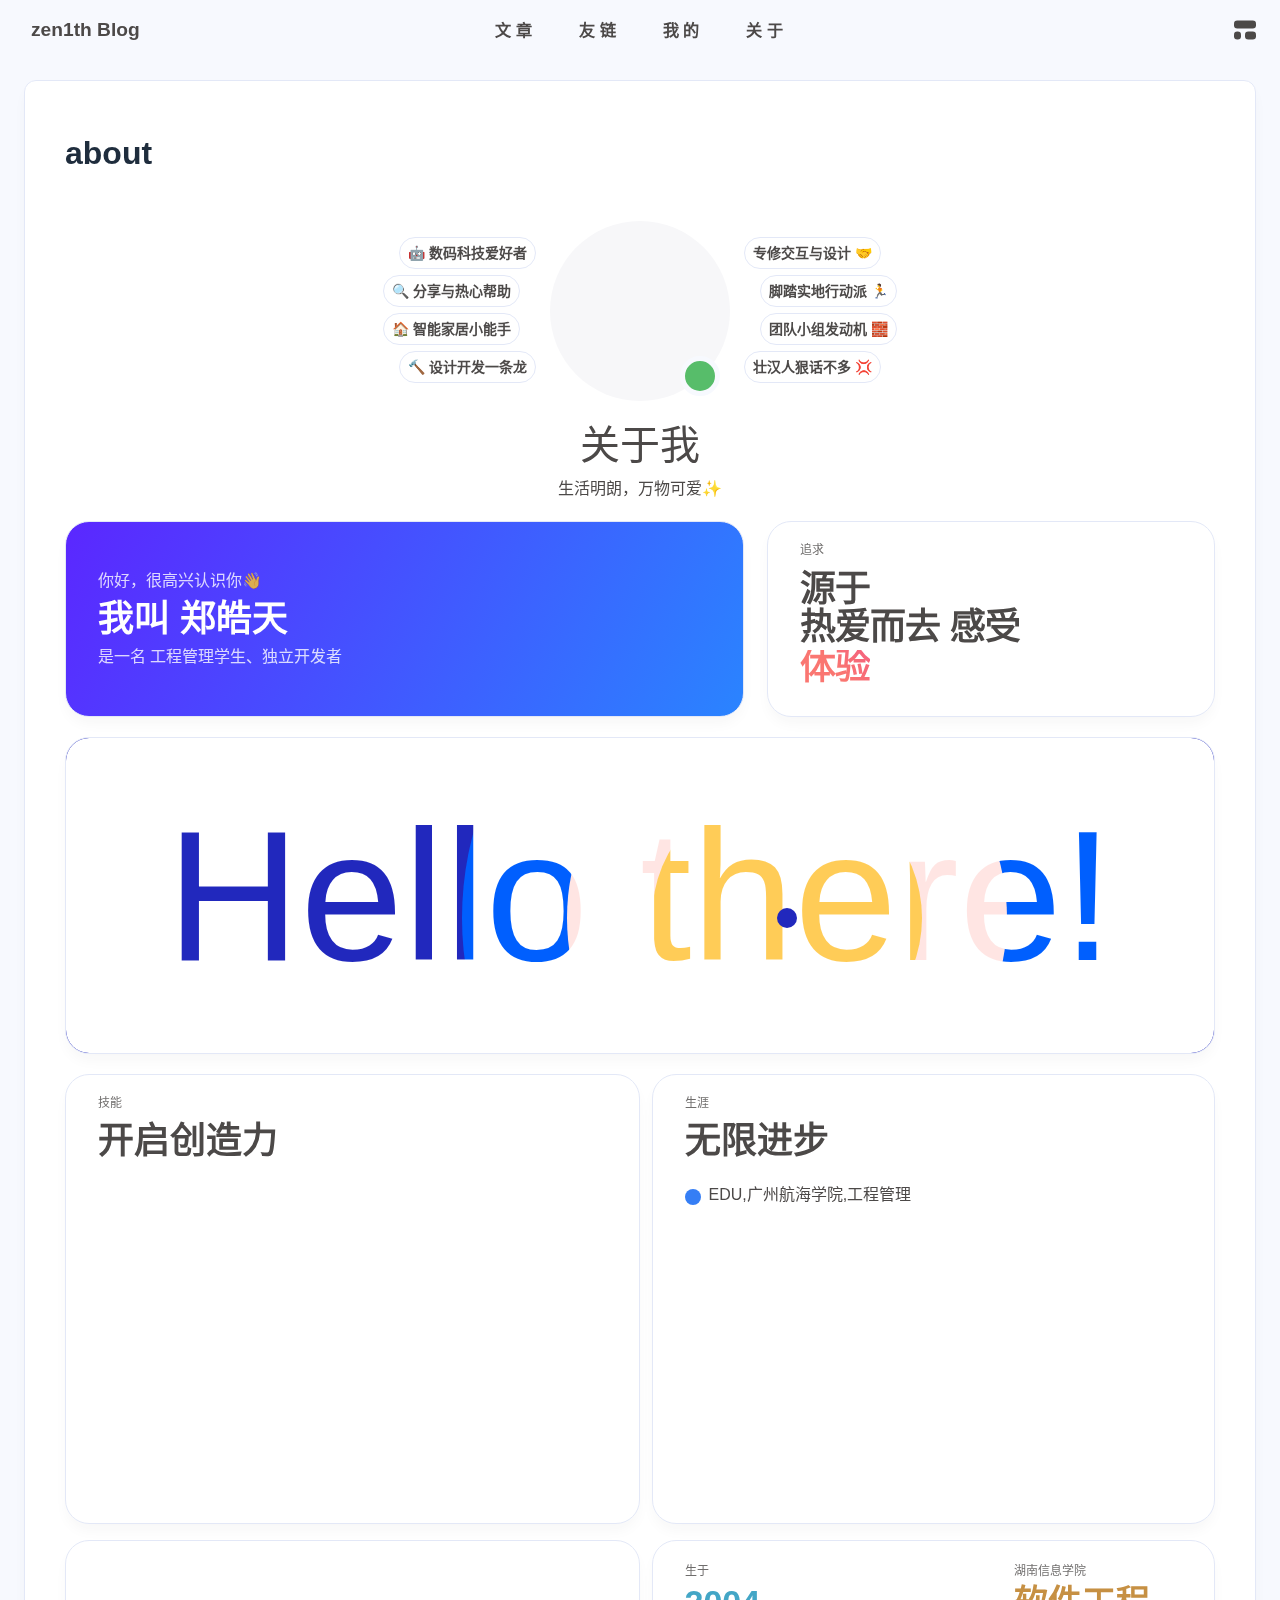
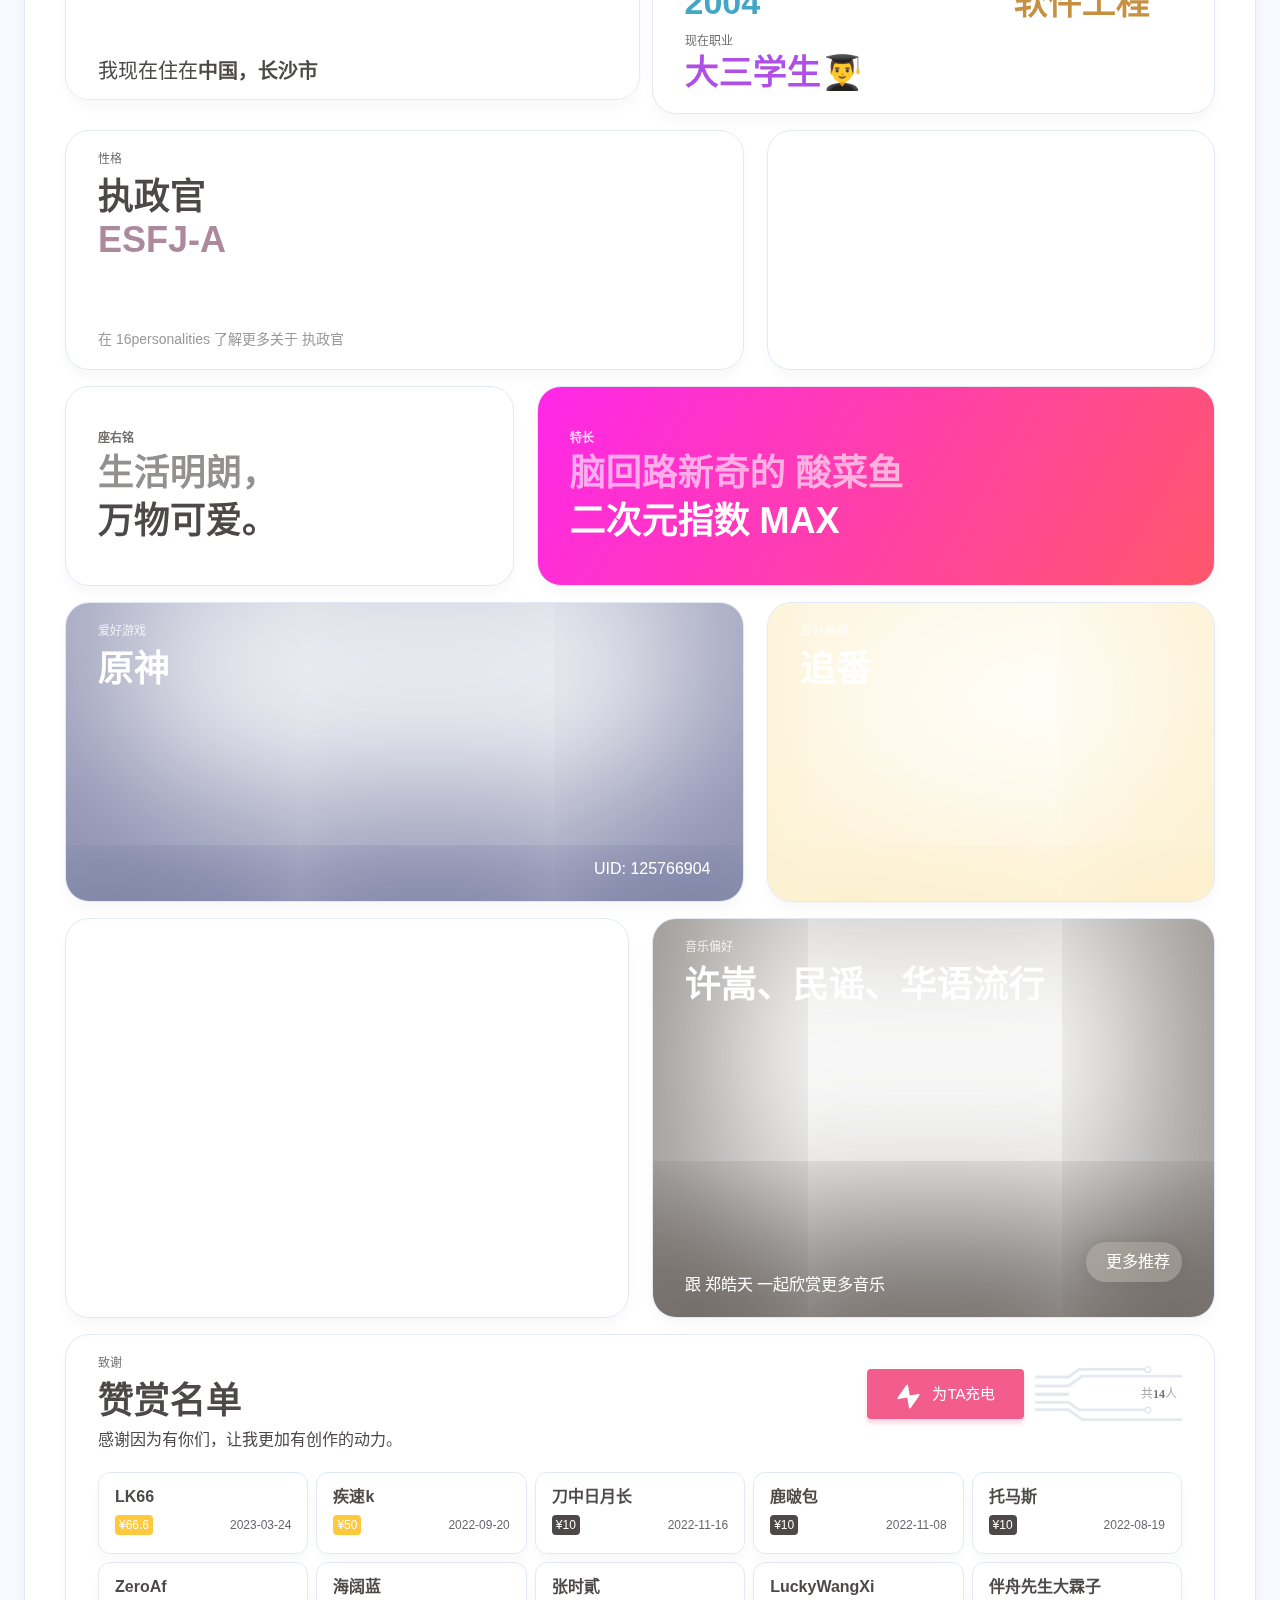
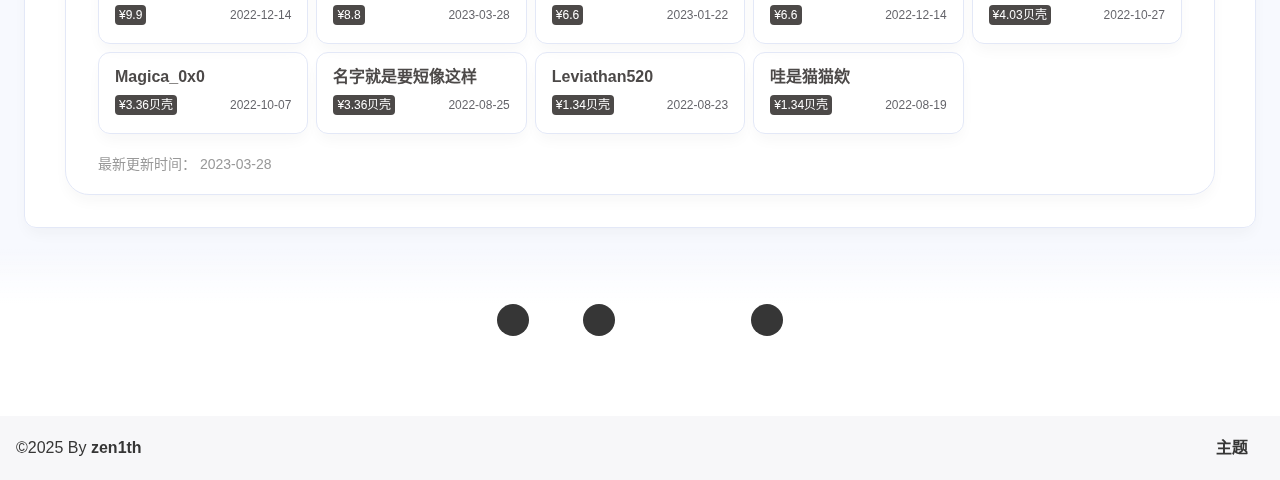
<file: about/index.html>
<!DOCTYPE html><html lang="zh-CN" data-theme="light"><head><meta charset="UTF-8"><meta http-equiv="X-UA-Compatible" content="IE=edge"><meta name="viewport" content="width=device-width, initial-scale=1.0, user-scalable=no"><title>about | zen1th Blog</title><meta name="author" content="zen1th"><meta name="copyright" content="zen1th"><meta name="format-detection" content="telephone=no"><meta name="theme-color" content="#f7f9fe"><meta name="mobile-web-app-capable" content="yes"><meta name="apple-touch-fullscreen" content="yes"><meta name="apple-mobile-web-app-title" content="about"><meta name="application-name" content="about"><meta name="apple-mobile-web-app-capable" content="yes"><meta name="apple-mobile-web-app-status-bar-style" content="#f7f9fe"><meta property="og:type" content="website"><meta property="og:title" content="about"><meta property="og:url" content="https://zen1th.vip/about/index.html"><meta property="og:site_name" content="zen1th Blog"><meta property="og:description" content="about"><meta property="og:locale" content="zh-CN"><meta property="og:image" content="https://zen1th.vip/assets/avatar.png"><meta property="article:author" content="zen1th"><meta property="article:tag"><meta name="twitter:card" content="summary"><meta name="twitter:image" content="https://zen1th.vip/assets/avatar.png"><meta name="description" content="about"><link rel="shortcut icon" href="/assets/favicon.ico"><link rel="canonical" href="https://zen1th.vip/about/"><link rel="preconnect" href="//cdn.cbd.int"/><meta name="google-site-verification" content="xxx"/><meta name="baidu-site-verification" content="code-xxx"/><meta name="msvalidate.01" content="xxx"/><link rel="stylesheet" href="/css/index.css"><link rel="stylesheet" href="https://cdn.cbd.int/@fortawesome/fontawesome-free@6.4.0/css/all.min.css" media="print" onload="this.media='all'"><link rel="stylesheet" href="https://cdn.cbd.int/node-snackbar@0.1.16/dist/snackbar.min.css" media="print" onload="this.media='all'"><link rel="stylesheet" href="https://cdn.cbd.int/@fancyapps/ui@5.0.28/dist/fancybox/fancybox.css" media="print" onload="this.media='all'"><script>const GLOBAL_CONFIG = {
  linkPageTop: undefined,
  peoplecanvas: {"enable":true,"img":"https://upload-bbs.miyoushe.com/upload/2024/07/27/125766904/ba62475f396df9de3316a08ed9e65d86_5680958632268053399..png"},
  postHeadAiDescription: {"enable":true,"gptName":"AnZhiYu","mode":"local","switchBtn":false,"btnLink":"https://afdian.net/item/886a79d4db6711eda42a52540025c377","randomNum":3,"basicWordCount":1000,"key":"xxxx","Referer":"https://xx.xx/"},
  diytitle: {"enable":true,"leaveTitle":"w(ﾟДﾟ)w 不要走！再看看嘛！","backTitle":"♪(^∇^*)欢迎肥来！"},
  LA51: undefined,
  greetingBox: undefined,
  twikooEnvId: '',
  commentBarrageConfig:undefined,
  music_page_default: "nav_music",
  root: '/',
  preloader: {"source":3},
  friends_vue_info: undefined,
  navMusic: true,
  mainTone: undefined,
  authorStatus: {"skills":null},
  algolia: undefined,
  localSearch: undefined,
  translate: {"defaultEncoding":2,"translateDelay":0,"msgToTraditionalChinese":"繁","msgToSimplifiedChinese":"简","rightMenuMsgToTraditionalChinese":"转为繁体","rightMenuMsgToSimplifiedChinese":"转为简体"},
  noticeOutdate: {"limitDay":180,"position":"top","messagePrev":"距离上次更新已过去","messageNext":"天，部分内容可能已过时。"},
  highlight: {"plugin":"highlight.js","highlightCopy":true,"highlightLang":true,"highlightHeightLimit":330},
  copy: {
    success: '复制成功',
    error: '复制错误',
    noSupport: '浏览器不支持'
  },
  relativeDate: {
    homepage: false,
    simplehomepage: true,
    post: false
  },
  runtime: '天',
  date_suffix: {
    just: '刚刚',
    min: '分钟前',
    hour: '小时前',
    day: '天前',
    month: '个月前'
  },
  copyright: {"copy":true,"copyrightEbable":false,"limitCount":50,"languages":{"author":"作者: zen1th","link":"链接: ","source":"来源: zen1th Blog","info":"著作权归作者所有。商业转载请联系作者获得授权，非商业转载请注明出处。","copySuccess":"复制成功，复制和转载请标注本文地址"}},
  lightbox: 'fancybox',
  Snackbar: {"chs_to_cht":"你已切换为繁体","cht_to_chs":"你已切换为简体","day_to_night":"你已切换为深色模式","night_to_day":"你已切换为浅色模式","bgLight":"#425AEF","bgDark":"#1f1f1f","position":"top-center"},
  source: {
    justifiedGallery: {
      js: 'https://cdn.cbd.int/flickr-justified-gallery@2.1.2/dist/fjGallery.min.js',
      css: 'https://cdn.cbd.int/flickr-justified-gallery@2.1.2/dist/fjGallery.css'
    }
  },
  isPhotoFigcaption: false,
  islazyload: true,
  isAnchor: false,
  shortcutKey: undefined,
  autoDarkmode: true
}</script><script id="config-diff">var GLOBAL_CONFIG_SITE = {
  configTitle: 'zen1th Blog',
  title: 'about',
  postAI: '',
  pageFillDescription: '',
  isPost: false,
  isHome: false,
  isHighlightShrink: false,
  isToc: false,
  postUpdate: '2025-07-13 16:16:32',
  postMainColor: '',
}</script><noscript><style type="text/css">
  #nav {
    opacity: 1
  }
  .justified-gallery img {
    opacity: 1
  }

  #recent-posts time,
  #post-meta time {
    display: inline !important
  }
</style></noscript><script>(win=>{
      win.saveToLocal = {
        set: (key, value, ttl) => {
          if (ttl === 0) return
          const now = Date.now()
          const expiry = now + ttl * 86400000
          const item = {
            value,
            expiry
          }
          localStorage.setItem(key, JSON.stringify(item))
        },
      
        get: key => {
          const itemStr = localStorage.getItem(key)
      
          if (!itemStr) {
            return undefined
          }
          const item = JSON.parse(itemStr)
          const now = Date.now()
      
          if (now > item.expiry) {
            localStorage.removeItem(key)
            return undefined
          }
          return item.value
        }
      }
    
      win.getScript = (url, attr = {}) => new Promise((resolve, reject) => {
        const script = document.createElement('script')
        script.src = url
        script.async = true
        script.onerror = reject
        script.onload = script.onreadystatechange = function() {
          const loadState = this.readyState
          if (loadState && loadState !== 'loaded' && loadState !== 'complete') return
          script.onload = script.onreadystatechange = null
          resolve()
        }

        Object.keys(attr).forEach(key => {
          script.setAttribute(key, attr[key])
        })

        document.head.appendChild(script)
      })
    
      win.getCSS = (url, id = false) => new Promise((resolve, reject) => {
        const link = document.createElement('link')
        link.rel = 'stylesheet'
        link.href = url
        if (id) link.id = id
        link.onerror = reject
        link.onload = link.onreadystatechange = function() {
          const loadState = this.readyState
          if (loadState && loadState !== 'loaded' && loadState !== 'complete') return
          link.onload = link.onreadystatechange = null
          resolve()
        }
        document.head.appendChild(link)
      })
    
      win.activateDarkMode = () => {
        document.documentElement.setAttribute('data-theme', 'dark')
        if (document.querySelector('meta[name="theme-color"]') !== null) {
          document.querySelector('meta[name="theme-color"]').setAttribute('content', '#18171d')
        }
      }
      win.activateLightMode = () => {
        document.documentElement.setAttribute('data-theme', 'light')
        if (document.querySelector('meta[name="theme-color"]') !== null) {
          document.querySelector('meta[name="theme-color"]').setAttribute('content', '#f7f9fe')
        }
      }
      const t = saveToLocal.get('theme')
    
          const isDarkMode = window.matchMedia('(prefers-color-scheme: dark)').matches
          const isLightMode = window.matchMedia('(prefers-color-scheme: light)').matches
          const isNotSpecified = window.matchMedia('(prefers-color-scheme: no-preference)').matches
          const hasNoSupport = !isDarkMode && !isLightMode && !isNotSpecified

          if (t === undefined) {
            if (isLightMode) activateLightMode()
            else if (isDarkMode) activateDarkMode()
            else if (isNotSpecified || hasNoSupport) {
              const now = new Date()
              const hour = now.getHours()
              const isNight = hour <= 6 || hour >= 18
              isNight ? activateDarkMode() : activateLightMode()
            }
            window.matchMedia('(prefers-color-scheme: dark)').addListener(e => {
              if (saveToLocal.get('theme') === undefined) {
                e.matches ? activateDarkMode() : activateLightMode()
              }
            })
          } else if (t === 'light') activateLightMode()
          else activateDarkMode()
        
      const asideStatus = saveToLocal.get('aside-status')
      if (asideStatus !== undefined) {
        if (asideStatus === 'hide') {
          document.documentElement.classList.add('hide-aside')
        } else {
          document.documentElement.classList.remove('hide-aside')
        }
      }
    
      const detectApple = () => {
        if(/iPad|iPhone|iPod|Macintosh/.test(navigator.userAgent)){
          document.documentElement.classList.add('apple')
        }
      }
      detectApple()
    })(window)</script><meta name="generator" content="Hexo 7.3.0"></head><body data-type="anzhiyu"><div id="web_bg"></div><div id="an_music_bg"></div><div id="loading-box" onclick="document.getElementById(&quot;loading-box&quot;).classList.add(&quot;loaded&quot;)"><div class="loading-bg"><img class="loading-img nolazyload" alt="加载头像" src="/assets/lazyload.gif"/><div class="loading-image-dot"></div></div></div><script>const preloader = {
  endLoading: () => {
    document.getElementById('loading-box').classList.add("loaded");
  },
  initLoading: () => {
    document.getElementById('loading-box').classList.remove("loaded")
  }
}
window.addEventListener('load',()=> { preloader.endLoading() })
setTimeout(function(){preloader.endLoading();},10000)

if (true) {
  document.addEventListener('pjax:send', () => { preloader.initLoading() })
  document.addEventListener('pjax:complete', () => { preloader.endLoading() })
}</script><link rel="stylesheet" href="https://cdn.cbd.int/anzhiyu-theme-static@1.1.10/progress_bar/progress_bar.css"/><script async="async" src="https://cdn.cbd.int/pace-js@1.2.4/pace.min.js" data-pace-options="{ &quot;restartOnRequestAfter&quot;:false,&quot;eventLag&quot;:false}"></script><div class="page" id="body-wrap"><header class="not-top-img" id="page-header"><nav id="nav"><div id="nav-group"><span id="blog_name"><a id="site-name" href="/" accesskey="h"><div class="title">zen1th Blog</div><i class="anzhiyufont anzhiyu-icon-house-chimney"></i></a></span><div class="mask-name-container"><div id="name-container"><a id="page-name" href="javascript:anzhiyu.scrollToDest(0, 500)">PAGE_NAME</a></div></div><div id="menus"><div class="menus_items"><div class="menus_item"><a class="site-page" href="javascript:void(0);"><span> 文章</span></a><ul class="menus_item_child"><li><a class="site-page child faa-parent animated-hover" href="/archives/"><i class="anzhiyufont anzhiyu-icon-box-archive faa-tada" style="font-size: 0.9em;"></i><span> 文章列表</span></a></li><li><a class="site-page child faa-parent animated-hover" href="/categories/"><i class="anzhiyufont anzhiyu-icon-shapes faa-tada" style="font-size: 0.9em;"></i><span> 全部分类</span></a></li><li><a class="site-page child faa-parent animated-hover" href="/tags/"><i class="anzhiyufont anzhiyu-icon-tags faa-tada" style="font-size: 0.9em;"></i><span> 全部标签</span></a></li></ul></div><div class="menus_item"><a class="site-page" href="javascript:void(0);"><span> 友链</span></a><ul class="menus_item_child"><li><a class="site-page child faa-parent animated-hover" href="/link/"><i class="anzhiyufont anzhiyu-icon-link faa-tada" style="font-size: 0.9em;"></i><span> 友情链接</span></a></li></ul></div><div class="menus_item"><a class="site-page" href="javascript:void(0);"><span> 我的</span></a><ul class="menus_item_child"><li><a class="site-page child faa-parent animated-hover" href="/music/"><i class="anzhiyufont anzhiyu-icon-music faa-tada" style="font-size: 0.9em;"></i><span> 音乐馆</span></a></li></ul></div><div class="menus_item"><a class="site-page" href="javascript:void(0);"><span> 关于</span></a><ul class="menus_item_child"><li><a class="site-page child faa-parent animated-hover" href="/about/"><i class="anzhiyufont anzhiyu-icon-paper-plane faa-tada" style="font-size: 0.9em;"></i><span> 关于本人</span></a></li><li><a class="site-page child faa-parent animated-hover" href="/essay/"><i class="anzhiyufont anzhiyu-icon-lightbulb faa-tada" style="font-size: 0.9em;"></i><span> 闲言碎语</span></a></li></ul></div></div></div><div id="nav-right"><div class="nav-button only-home" id="travellings_button" title="随机前往一个开往项目网站"><a class="site-page" onclick="anzhiyu.totraveling()" title="随机前往一个开往项目网站" href="javascript:void(0);" rel="external nofollow" data-pjax-state="external"><i class="anzhiyufont anzhiyu-icon-train"></i></a></div><div class="nav-button" id="randomPost_button"><a class="site-page" onclick="toRandomPost()" title="随机前往一个文章" href="javascript:void(0);"><i class="anzhiyufont anzhiyu-icon-dice"></i></a></div><input id="center-console" type="checkbox"/><label class="widget" for="center-console" title="中控台" onclick="anzhiyu.switchConsole();"><i class="left"></i><i class="widget center"></i><i class="widget right"></i></label><div id="console"><div class="console-card-group-reward"><ul class="reward-all console-card"><li class="reward-item"><a href="https://npm.elemecdn.com/anzhiyu-blog@1.1.6/img/post/common/qrcode-weichat.png" target="_blank"><img class="post-qr-code-img" alt="微信" src= "[data-uri]" onerror="this.onerror=null,this.src=&quot;/img/404.jpg&quot;" data-lazy-src="https://npm.elemecdn.com/anzhiyu-blog@1.1.6/img/post/common/qrcode-weichat.png"/></a><div class="post-qr-code-desc">微信</div></li><li class="reward-item"><a href="https://npm.elemecdn.com/anzhiyu-blog@1.1.6/img/post/common/qrcode-alipay.png" target="_blank"><img class="post-qr-code-img" alt="支付宝" src= "[data-uri]" onerror="this.onerror=null,this.src=&quot;/img/404.jpg&quot;" data-lazy-src="https://npm.elemecdn.com/anzhiyu-blog@1.1.6/img/post/common/qrcode-alipay.png"/></a><div class="post-qr-code-desc">支付宝</div></li></ul></div><div class="console-card-group"><div class="console-card-group-left"><div class="console-card" id="card-newest-comments"><div class="card-content"><div class="author-content-item-tips">互动</div><span class="author-content-item-title"> 最新评论</span></div><div class="aside-list"><span>正在加载中...</span></div></div></div><div class="console-card-group-right"><div class="console-card tags"><div class="card-content"><div class="author-content-item-tips">兴趣点</div><span class="author-content-item-title">寻找你感兴趣的领域</span></div></div><div class="console-card history"><div class="item-headline"><i class="anzhiyufont anzhiyu-icon-box-archiv"></i><span>文章</span></div><div class="card-archives"><div class="item-headline"><i class="anzhiyufont anzhiyu-icon-archive"></i><span>归档</span></div><ul class="card-archive-list"><li class="card-archive-list-item"><a class="card-archive-list-link" href="/archives/2023/07/"><span class="card-archive-list-date">七月 2023</span><div class="card-archive-list-count-group"><span class="card-archive-list-count">1</span><span>篇</span></div></a></li></ul></div><hr/></div></div></div><div class="button-group"><div class="console-btn-item"><a class="darkmode_switchbutton" title="显示模式切换" href="javascript:void(0);"><i class="anzhiyufont anzhiyu-icon-moon"></i></a></div><div class="console-btn-item" id="consoleHideAside" onclick="anzhiyu.hideAsideBtn()" title="边栏显示控制"><a class="asideSwitch"><i class="anzhiyufont anzhiyu-icon-arrows-left-right"></i></a></div><div class="console-btn-item" id="consoleMusic" onclick="anzhiyu.musicToggle()" title="音乐开关"><a class="music-switch"><i class="anzhiyufont anzhiyu-icon-music"></i></a></div></div><div class="console-mask" onclick="anzhiyu.hideConsole()" href="javascript:void(0);"></div></div><div class="nav-button" id="nav-totop"><a class="totopbtn" href="javascript:void(0);"><i class="anzhiyufont anzhiyu-icon-arrow-up"></i><span id="percent" onclick="anzhiyu.scrollToDest(0,500)">0</span></a></div><div id="toggle-menu"><a class="site-page" href="javascript:void(0);" title="切换"><i class="anzhiyufont anzhiyu-icon-bars"></i></a></div></div></div></nav></header><main id="blog-container"><div class="layout hide-aside" id="content-inner"><div id="page"><h1 class="page-title">about</h1><div id="about-page"><div class="author-box"><div class="author-tag-left"><span class="author-tag">🤖️ 数码科技爱好者</span><span class="author-tag">🔍 分享与热心帮助</span><span class="author-tag">🏠 智能家居小能手</span><span class="author-tag">🔨 设计开发一条龙</span></div><div class="author-img"><img class="no-lightbox" src= "[data-uri]" onerror="this.onerror=null,this.src=&quot;/img/404.jpg&quot;" data-lazy-src="https://npm.elemecdn.com/anzhiyu-blog-static@1.0.0/img/avatar.webp" onerror="this.onerror=null;this.src='/img/friend_404.gif'" alt="avatar"></div><div class="author-tag-right"><span class="author-tag">专修交互与设计 🤝</span><span class="author-tag">脚踏实地行动派 🏃</span><span class="author-tag">团队小组发动机 🧱</span><span class="author-tag">壮汉人狠话不多 💢</span></div></div><p class="p center logo large">关于我</p><p class="p center small">生活明朗，万物可爱✨</p><div class="author-content"><div class="author-content-item myInfoAndSayHello"><div class="title1">你好，很高兴认识你👋</div><div class="title2">我叫 <span class="inline-word">郑皓天</span></div><div class="title1">是一名 工程管理学生、独立开发者</div></div><div class="aboutsiteTips author-content-item"><div class="author-content-item-tips">追求</div><h2>源于<br>热爱而去 感受<div class="mask"><span class="first-tips">学习</span><span>生活</span><span data-up>程序</span> <span data-show>体验</span></div></h2></div></div><div class="hello-about"><div class="cursor" style="translate:none;rotate:none;scale:none;transform:translate(721px,180px)"></div><div class="shapes"><div class="shape shape-1" style="translate:none;rotate:none;scale:none;transform:translate(721px,180px)"></div><div class="shape shape-2" style="translate:none;rotate:none;scale:none;transform:translate(721px,180px)"></div><div class="shape shape-3" style="translate:none;rotate:none;scale:none;transform:translate(721px,180px)"></div></div><div class="content"><h1>Hello there!</h1></div></div><div class="author-content"><div class="author-content-item skills"><div class="card-content"><div class="author-content-item-tips">技能</div><span class="author-content-item-title">开启创造力</span><div class="skills-style-group"></div></div></div><div class="author-content-item careers"><div class="card-content"><div class="author-content-item-tips">生涯</div><span class="author-content-item-title">无限进步</span><div class="careers-group"><div class="career-item"><div class="circle" style="background:#357ef5"></div><div class="name">EDU,广州航海学院,工程管理</div></div></div><img class="author-content-img no-lightbox" alt="生涯" src= "[data-uri]" onerror="this.onerror=null,this.src=&quot;/img/404.jpg&quot;" data-lazy-src="https://bu.dusays.com/2023/04/21/644287166329b.png" onerror="this.onerror=null;this.src='/img/friend_404.gif'"></div></div></div><div class="author-content"><div class="author-content-item-group column mapAndInfo"><style>.author-content-item.map {
  background-image: url(https://bu.dusays.com/2023/07/05/64a4c61cb20ef.jpg);
}
[data-theme='dark'] .author-content-item.map {
  background-image: url(https://bu.dusays.com/2023/07/05/64a4c63495ac5.jpg);
}</style><div class="author-content-item map single"><span class="map-title">我现在住在<b>中国，长沙市</b></span></div><div class="author-content-item selfInfo single"><div><span class="selfInfo-title">生于</span> <span class="selfInfo-content" id="selfInfo-content-year" style="color:#43a6c6">2004</span></div><div><span class="selfInfo-title">湖南信息学院</span> <span class="selfInfo-content" style="color:#c69043">软件工程</span></div><div><span class="selfInfo-title">现在职业</span> <span class="selfInfo-content" style="color:#b04fe6">大三学生👨‍🎓</span></div></div></div></div><div class="author-content"><div class="author-content-item personalities"><div class="author-content-item-tips">性格</div><span class="author-content-item-title">执政官</span><div class="title2" style="color:#ac899c">ESFJ-A</div><div class="post-tips">在 <a href="https://www.16personalities.com/" target="_blank" rel="noopener nofollow">16personalities</a> 了解更多关于 <a target="_blank" rel="noopener external nofollow" href="https://www.16personalities.com/ch/esfj-%E4%BA%BA%E6%A0%BC">执政官</a></div><div class="image"><img class="no-lightbox" src= "[data-uri]" onerror="this.onerror=null,this.src=&quot;/img/404.jpg&quot;" data-lazy-src="https://npm.elemecdn.com/anzhiyu-blog@2.0.8/img/svg/ESFJ-A.svg" alt="人格"></div></div><div class="author-content-item myphoto"><img class="author-content-img no-lightbox" alt="自拍" src= "[data-uri]" onerror="this.onerror=null,this.src=&quot;/img/404.jpg&quot;" data-lazy-src="https://bu.dusays.com/2023/07/05/64a4c63495ac5.jpg"></div></div><div class="author-content"><div class="author-content-item maxim"><div class="author-content-item-tips">座右铭</div><span class="maxim-title"><span style="opacity:.6;margin-bottom:8px">生活明朗，</span> <span>万物可爱。</span></span></div><div class="author-content-item buff"><div class="card-content"></div><div class="author-content-item-tips">特长</div><span class="buff-title"><span style="opacity:.6;margin-bottom:8px">脑回路新奇的 酸菜鱼</span> <span>二次元指数 MAX</span></span><div class="card-background-icon"><i class="anzhiyufont anzhiyu-icon-dice-d20"></i></div></div></div><div class="author-content"><div class="author-content-item game-yuanshen" style="background: url(https://bu.dusays.com/2023/04/22/64433bf26e25d.webp) top / cover no-repeat;"><div class="card-content"><div class="author-content-item-tips">爱好游戏</div><span class="author-content-item-title">原神</span><div class="content-bottom"><div class="icon-group"><div class="loading-bar" role="presentation" aria-hidden="true"></div></div><div class="tips game-yuanshen-uid">UID: 125766904</div></div></div></div><div class="author-content-item comic-content"><div class="card-content"><div class="author-content-item-tips">爱好番剧</div><div class="author-content-item-title">追番</div><div class="comic-box"><a class="comic-item" href="https://www.bilibili.com/bangumi/media/md5267750/?spm_id_from=666.25.b_6d656469615f6d6f64756c65.1" target="_blank" title="约定的梦幻岛"><div class="comic-item-cover"><img src= "[data-uri]" onerror="this.onerror=null,this.src=&quot;/img/404.jpg&quot;" data-lazy-src="https://bu.dusays.com/2023/05/27/647166c44b414.webp" alt="约定的梦幻岛"></div></a><a class="comic-item" href="https://www.bilibili.com/bangumi/media/md28229899/?spm_id_from=666.25.b_6d656469615f6d6f64756c65.1" target="_blank" title="咒术回战"><div class="comic-item-cover"><img src= "[data-uri]" onerror="this.onerror=null,this.src=&quot;/img/404.jpg&quot;" data-lazy-src="https://bu.dusays.com/2023/05/24/646db4398832e.webp" alt="咒术回战"></div></a><a class="comic-item" href="https://www.bilibili.com/bangumi/media/md8892/?spm_id_from=666.25.b_6d656469615f6d6f64756c65.1" target="_blank" title="紫罗兰永恒花园"><div class="comic-item-cover"><img src= "[data-uri]" onerror="this.onerror=null,this.src=&quot;/img/404.jpg&quot;" data-lazy-src="https://bu.dusays.com/2023/05/24/646db43983d99.webp" alt="紫罗兰永恒花园"></div></a><a class="comic-item" href="https://www.bilibili.com/bangumi/media/md22718131/?spm_id_from=666.25.b_6d656469615f6d6f64756c65.1" target="_blank" title="鬼灭之刃"><div class="comic-item-cover"><img src= "[data-uri]" onerror="this.onerror=null,this.src=&quot;/img/404.jpg&quot;" data-lazy-src="https://bu.dusays.com/2023/05/24/646db439856a0.webp" alt="鬼灭之刃"></div></a><a class="comic-item" href="https://www.bilibili.com/bangumi/media/md135652/?spm_id_from=666.25.b_6d656469615f6d6f64756c65.1" target="_blank" title="JOJO的奇妙冒险 黄金之风"><div class="comic-item-cover"><img src= "[data-uri]" onerror="this.onerror=null,this.src=&quot;/img/404.jpg&quot;" data-lazy-src="https://bu.dusays.com/2023/05/30/64760e38d651a.webp" alt="JOJO的奇妙冒险 黄金之风"></div></a></div></div></div></div><div class="author-content"><div class="author-content-item like-technology" style="background: url(https://bu.dusays.com/2022/12/06/638f5f05ce1f7.jpg) top / cover no-repeat;"><div class="card-content"><div class="author-content-item-tips">关注偏好</div><span class="author-content-item-title">数码科技</span><div class="content-bottom"><div class="tips">手机、电脑软硬件</div></div></div></div><div class="author-content-item like-music" style="background: url(https://p2.music.126.net/Mrg1i7DwcwjWBvQPIMt_Mg==/79164837213438.jpg) top / cover no-repeat;"><div class="card-content"><div class="author-content-item-tips">音乐偏好</div><span class="author-content-item-title">许嵩、民谣、华语流行</span><div class="content-bottom"><div class="tips">跟 郑皓天 一起欣赏更多音乐</div></div><div class="banner-button-group"><a class="banner-button" onclick="pjax.loadUrl(&quot;/music&quot;)"><i class="anzhiyufont anzhiyu-icon-arrow-circle-right"></i> <span class="banner-button-text">更多推荐</span></a></div></div></div></div><div class="author-content"><div class="author-content-item single reward" id="about-reward"><div class="author-content-item-tips">致谢</div><span class="author-content-item-title">赞赏名单</span><div class="author-content-item-description">感谢因为有你们，让我更加有创作的动力。<div class="reward-list-all"><div class="reward-list-item"><div class="reward-list-item-name">LK66</div><div class="reward-list-bottom-group"><div class="reward-list-item-money" style="background:var(--anzhiyu-yellow)">¥66.6</div><div class="datatime reward-list-item-time" datatime="2023-03-24T00:00:00.000Z">2023-03-24</div></div></div><div class="reward-list-item"><div class="reward-list-item-name">疾速k</div><div class="reward-list-bottom-group"><div class="reward-list-item-money" style="background:var(--anzhiyu-yellow)">¥50</div><div class="datatime reward-list-item-time" datatime="2022-09-20T00:00:00.000Z">2022-09-20</div></div></div><div class="reward-list-item"><div class="reward-list-item-name">刀中日月长</div><div class="reward-list-bottom-group"><div class="reward-list-item-money">¥10</div><div class="datatime reward-list-item-time" datatime="2022-11-16T00:00:00.000Z">2022-11-16</div></div></div><div class="reward-list-item"><div class="reward-list-item-name">鹿啵包</div><div class="reward-list-bottom-group"><div class="reward-list-item-money">¥10</div><div class="datatime reward-list-item-time" datatime="2022-11-08T00:00:00.000Z">2022-11-08</div></div></div><div class="reward-list-item"><div class="reward-list-item-name">托马斯</div><div class="reward-list-bottom-group"><div class="reward-list-item-money">¥10</div><div class="datatime reward-list-item-time" datatime="2022-08-19T00:00:00.000Z">2022-08-19</div></div></div><div class="reward-list-item"><div class="reward-list-item-name">ZeroAf</div><div class="reward-list-bottom-group"><div class="reward-list-item-money">¥9.9</div><div class="datatime reward-list-item-time" datatime="2022-12-14T00:00:00.000Z">2022-12-14</div></div></div><div class="reward-list-item"><div class="reward-list-item-name">海阔蓝</div><div class="reward-list-bottom-group"><div class="reward-list-item-money">¥8.8</div><div class="datatime reward-list-item-time" datatime="2023-03-28T00:00:00.000Z">2023-03-28</div></div></div><div class="reward-list-item"><div class="reward-list-item-name">张时貳</div><div class="reward-list-bottom-group"><div class="reward-list-item-money">¥6.6</div><div class="datatime reward-list-item-time" datatime="2023-01-22T00:00:00.000Z">2023-01-22</div></div></div><div class="reward-list-item"><div class="reward-list-item-name">LuckyWangXi</div><div class="reward-list-bottom-group"><div class="reward-list-item-money">¥6.6</div><div class="datatime reward-list-item-time" datatime="2022-12-14T00:00:00.000Z">2022-12-14</div></div></div><div class="reward-list-item"><div class="reward-list-item-name">伴舟先生大霖子</div><div class="reward-list-bottom-group"><div class="reward-list-item-money">¥4.03贝壳</div><div class="datatime reward-list-item-time" datatime="2022-10-27T00:00:00.000Z">2022-10-27</div></div></div><div class="reward-list-item"><div class="reward-list-item-name">Magica_0x0</div><div class="reward-list-bottom-group"><div class="reward-list-item-money">¥3.36贝壳</div><div class="datatime reward-list-item-time" datatime="2022-10-07T00:00:00.000Z">2022-10-07</div></div></div><div class="reward-list-item"><div class="reward-list-item-name">名字就是要短像这样</div><div class="reward-list-bottom-group"><div class="reward-list-item-money">¥3.36贝壳</div><div class="datatime reward-list-item-time" datatime="2022-08-25T00:00:00.000Z">2022-08-25</div></div></div><div class="reward-list-item"><div class="reward-list-item-name">Leviathan520</div><div class="reward-list-bottom-group"><div class="reward-list-item-money">¥1.34贝壳</div><div class="datatime reward-list-item-time" datatime="2022-08-23T00:00:00.000Z">2022-08-23</div></div></div><div class="reward-list-item"><div class="reward-list-item-name">哇是猫猫欸</div><div class="reward-list-bottom-group"><div class="reward-list-item-money">¥1.34贝壳</div><div class="datatime reward-list-item-time" datatime="2022-08-19T00:00:00.000Z">2022-08-19</div></div></div></div><div class="reward-list-updateDate">最新更新时间： <time class="datatime reward-list-updateDate-time" datatime="2023-03-28T00:00:00.000Z">2023-03-28</time></div></div><div class="about-reward"><div id="con"></div><div id="TA-con" onclick="anzhiyu.rewardShowConsole()"><div id="text-con"><div id="linght"></div><div id="TA">为TA充电</div></div></div><div id="tube-con"><svg viewBox="0 0 1028 385" fill="none" xmlns="http://www.w3.org/2000/svg"><path d="M1 77H234.226L307.006 24H790" stroke="#e5e9ef" stroke-width="20"></path><path d="M0 140H233.035L329.72 71H1028" stroke="#e5e9ef" stroke-width="20"></path><path d="M1 255H234.226L307.006 307H790" stroke="#e5e9ef" stroke-width="20"></path><path d="M0 305H233.035L329.72 375H1028" stroke="#e5e9ef" stroke-width="20"></path><rect y="186" width="236" height="24" fill="#e5e9ef"></rect><ellipse cx="790" cy="25.5" rx="25" ry="25.5" fill="#e5e9ef"></ellipse><circle r="14" transform="matrix(1 0 0 -1 790 25)" fill="white"></circle><ellipse cx="790" cy="307.5" rx="25" ry="25.5" fill="#e5e9ef"></ellipse><circle r="14" transform="matrix(1 0 0 -1 790 308)" fill="white"></circle></svg><div id="mask"><svg viewBox="0 0 1028 385" fill="none" xmlns="http://www.w3.org/2000/svg"><path d="M1 77H234.226L307.006 24H790" stroke="#f25d8e" stroke-width="20"></path><path d="M0 140H233.035L329.72 71H1028" stroke="#f25d8e" stroke-width="20"></path><path d="M1 255H234.226L307.006 307H790" stroke="#f25d8e" stroke-width="20"></path><path d="M0 305H233.035L329.72 375H1028" stroke="#f25d8e" stroke-width="20"></path><rect y="186" width="236" height="24" fill="#f25d8e"></rect><ellipse cx="790" cy="25.5" rx="25" ry="25.5" fill="#f25d8e"></ellipse><circle r="14" transform="matrix(1 0 0 -1 790 25)" fill="white"></circle><ellipse cx="790" cy="307.5" rx="25" ry="25.5" fill="#f25d8e"></ellipse><circle r="14" transform="matrix(1 0 0 -1 790 308)" fill="white"></circle></svg></div><div id="orange-mask"><svg viewBox="0 0 1028 385" fill="none" xmlns="http://www.w3.org/2000/svg"><path d="M1 77H234.226L307.006 24H790" stroke="#ffd52b" stroke-width="20"></path><path d="M0 140H233.035L329.72 71H1028" stroke="#ffd52b" stroke-width="20"></path><path d="M1 255H234.226L307.006 307H790" stroke="#ffd52b" stroke-width="20"></path><path d="M0 305H233.035L329.72 375H1028" stroke="#ffd52b" stroke-width="20"></path><rect y="186" width="236" height="24" fill="#ffd52b"></rect><ellipse cx="790" cy="25.5" rx="25" ry="25.5" fill="#ffd52b"></ellipse><circle r="14" transform="matrix(1 0 0 -1 790 25)" fill="white"></circle><ellipse cx="790" cy="307.5" rx="25" ry="25.5" fill="#ffd52b"></ellipse><circle r="14" transform="matrix(1 0 0 -1 790 308)" fill="white"></circle></svg></div><p id="people">共<b>14</b>人</p></div></div></div></div></div><script src="https://cdn.cbd.int/anzhiyu-theme-static@1.0.0/countup/countup.js"></script><script defer>function initAboutPage() {
  fetch("https://v6-widget.51.la/v6//quote.js")
    .then(res => res.text())
    .then(data => {
      let title = ["最近活跃", "今日人数", "今日访问", "昨日人数", "昨日访问", "本月访问", "总访问量"];
      let num = data.match(/(<\/span><span>).*?(\/span><\/p>)/g);

      num = num.map(el => {
        let val = el.replace(/(<\/span><span>)/g, "");
        let str = val.replace(/(<\/span><\/p>)/g, "");
        return str;
      });

      let statisticEl = document.getElementById("statistic");

      // 自定义不显示哪个或者显示哪个，如下为不显示 最近活跃访客 和 总访问量
      let statistic = [];
      for (let i = 0; i < num.length; i++) {
        if (!statisticEl) return;
        if (i == 0) continue;
        statisticEl.innerHTML +=
          "<div><span>" + title[i] + "</span><span id=" + title[i] + ">" + num[i] + "</span></div>";
        queueMicrotask(() => {
          statistic.push(
            new CountUp(title[i], 0, num[i], 0, 2, {
              useEasing: true,
              useGrouping: true,
              separator: ",",
              decimal: ".",
              prefix: "",
              suffix: "",
            })
          );
        });
      }

      let statisticElement = document.querySelector(".about-statistic.author-content-item");
      function statisticUP() {
        if (!statisticElement) return;

        const callback = (entries, observer) => {
          entries.forEach(entry => {
            if (entry.isIntersecting) {
              for (let i = 0; i < num.length; i++) {
                if (i == 0) continue;
                queueMicrotask(() => {
                  statistic[i - 1].start();
                });
              }
              observer.disconnect(); // 停止观察元素，因为不再需要触发此回调
            }
          });
        };

        const options = {
          root: null,
          rootMargin: "0px",
          threshold: 0
        };
        const observer = new IntersectionObserver(callback, options);
        observer.observe(statisticElement);
      }

      const selfInfoContentYear = new CountUp("selfInfo-content-year", 0, 2004, 0, 2, {
        useEasing: true,
        useGrouping: false,
        separator: ",",
        decimal: ".",
        prefix: "",
        suffix: "",
      });

      let selfInfoContentYearElement = document.querySelector(".author-content-item.selfInfo.single");
      function selfInfoContentYearUp() {
        if (!selfInfoContentYearElement) return;

        const callback = (entries, observer) => {
          entries.forEach(entry => {
            if (entry.isIntersecting) {
              selfInfoContentYear.start();
              observer.disconnect(); // 停止观察元素，因为不再需要触发此回调
            }
          });
        };

        const options = {
          root: null,
          rootMargin: "0px",
          threshold: 0
        };
        const observer = new IntersectionObserver(callback, options);
        observer.observe(selfInfoContentYearElement);
      }

      selfInfoContentYearUp();
      statisticUP()
    });

  var pursuitInterval = null;
  pursuitInterval = setInterval(function () {
    const show = document.querySelector("span[data-show]");
    const next = show.nextElementSibling || document.querySelector(".first-tips");
    const up = document.querySelector("span[data-up]");

    if (up) {
      up.removeAttribute("data-up");
    }

    show.removeAttribute("data-show");
    show.setAttribute("data-up", "");

    next.setAttribute("data-show", "");
  }, 2000);

  document.addEventListener("pjax:send", function () {
    pursuitInterval && clearInterval(pursuitInterval);
  });

  var helloAboutEl = document.querySelector(".hello-about");
  helloAboutEl.addEventListener("mousemove", evt => {
    const mouseX = evt.offsetX;
    const mouseY = evt.offsetY;
    gsap.set(".cursor", {
      x: mouseX,
      y: mouseY,
    });

    gsap.to(".shape", {
      x: mouseX,
      y: mouseY,
      stagger: -0.1,
    });
  });
}
if (typeof gsap === "object") {
  initAboutPage()
} else {
  getScript("https://cdn.cbd.int/anzhiyu-theme-static@1.0.0/gsap/gsap.min.js").then(initAboutPage);
}</script></div></div></main><footer id="footer"><div id="footer-wrap"><div id="footer_deal"><a class="deal_link" href="mailto:2251829764@qq.com" title="email"><i class="anzhiyufont anzhiyu-icon-envelope"></i></a><a class="deal_link" href="/atom.xml" title="RSS"><i class="anzhiyufont anzhiyu-icon-rss"></i></a><img class="footer_mini_logo" title="返回顶部" alt="返回顶部" onclick="anzhiyu.scrollToDest(0, 500)" src= "[data-uri]" onerror="this.onerror=null,this.src=&quot;/img/404.jpg&quot;" data-lazy-src="/assets/avatar.png" size="50px"/><a class="deal_link" target="_blank" rel="noopener" href="https://github.com/niaopian" title="Github"><i class="anzhiyufont anzhiyu-icon-github"></i></a></div><p id="ghbdages"><a class="github-badge" target="_blank" href="https://hexo.io/" style="margin-inline:5px" data-title="博客框架为Hexo_v5.4.0" title="博客框架为Hexo_v5.4.0"><img src= "[data-uri]" onerror="this.onerror=null,this.src=&quot;/img/404.jpg&quot;" data-lazy-src="https://npm.elemecdn.com/anzhiyu-blog@2.1.5/img/badge/Frame-Hexo.svg" alt="博客框架为Hexo_v5.4.0"/></a><a class="github-badge" target="_blank" href="https://blog.anheyu.com/" style="margin-inline:5px" data-title="本站使用AnZhiYu主题" title="本站使用AnZhiYu主题"><img src= "[data-uri]" onerror="this.onerror=null,this.src=&quot;/img/404.jpg&quot;" data-lazy-src="https://npm.elemecdn.com/anzhiyu-theme-static@1.0.9/img/Theme-AnZhiYu-2E67D3.svg" alt="本站使用AnZhiYu主题"/></a><a class="github-badge" target="_blank" href="https://github.com/niaopian" style="margin-inline:5px" data-title="本站项目由Github托管" title="本站项目由Github托管"><img src= "[data-uri]" onerror="this.onerror=null,this.src=&quot;/img/404.jpg&quot;" data-lazy-src="https://npm.elemecdn.com/anzhiyu-blog@2.1.5/img/badge/Source-Github.svg" alt="本站项目由Github托管"/></a></p></div><div id="footer-bar"><div class="footer-bar-links"><div class="footer-bar-left"><div id="footer-bar-tips"><div class="copyright">&copy;2025 By <a class="footer-bar-link" href="/" title="zen1th" target="_blank">zen1th</a></div></div><div id="footer-type-tips"></div></div><div class="footer-bar-right"><a class="footer-bar-link" target="_blank" rel="noopener" href="https://github.com/anzhiyu-c/hexo-theme-anzhiyu" title="主题">主题</a></div></div></div></footer></div><div id="sidebar"><div id="menu-mask"></div><div id="sidebar-menus"><div class="sidebar-site-data site-data is-center"><a href="/archives/" title="archive"><div class="headline">文章</div><div class="length-num">1</div></a><a href="/tags/" title="tag"><div class="headline">标签</div><div class="length-num">0</div></a><a href="/categories/" title="category"><div class="headline">分类</div><div class="length-num">0</div></a></div><span class="sidebar-menu-item-title">功能</span><div class="sidebar-menu-item"><a class="darkmode_switchbutton menu-child" href="javascript:void(0);" title="显示模式"><i class="anzhiyufont anzhiyu-icon-circle-half-stroke"></i><span>显示模式</span></a></div><div class="back-menu-list-groups"><div class="back-menu-list-group"><div class="back-menu-list-title">网页</div><div class="back-menu-list"><a class="back-menu-item" target="_blank" rel="noopener" href="https://blog.zen1th.vip/" title="博客"><img class="back-menu-item-icon" src= "[data-uri]" onerror="this.onerror=null,this.src=&quot;/img/404.jpg&quot;" data-lazy-src="/img/favicon.ico" alt="博客"/><span class="back-menu-item-text">博客</span></a></div></div><div class="back-menu-list-group"><div class="back-menu-list-title">项目</div><div class="back-menu-list"><a class="back-menu-item" target="_blank" rel="noopener" href="https://image.anheyu.com/" title="安知鱼图床"><img class="back-menu-item-icon" src= "[data-uri]" onerror="this.onerror=null,this.src=&quot;/img/404.jpg&quot;" data-lazy-src="https://image.anheyu.com/favicon.ico" alt="安知鱼图床"/><span class="back-menu-item-text">安知鱼图床</span></a></div></div></div><div class="menus_items"><div class="menus_item"><a class="site-page" href="javascript:void(0);"><span> 文章</span></a><ul class="menus_item_child"><li><a class="site-page child faa-parent animated-hover" href="/archives/"><i class="anzhiyufont anzhiyu-icon-box-archive faa-tada" style="font-size: 0.9em;"></i><span> 文章列表</span></a></li><li><a class="site-page child faa-parent animated-hover" href="/categories/"><i class="anzhiyufont anzhiyu-icon-shapes faa-tada" style="font-size: 0.9em;"></i><span> 全部分类</span></a></li><li><a class="site-page child faa-parent animated-hover" href="/tags/"><i class="anzhiyufont anzhiyu-icon-tags faa-tada" style="font-size: 0.9em;"></i><span> 全部标签</span></a></li></ul></div><div class="menus_item"><a class="site-page" href="javascript:void(0);"><span> 友链</span></a><ul class="menus_item_child"><li><a class="site-page child faa-parent animated-hover" href="/link/"><i class="anzhiyufont anzhiyu-icon-link faa-tada" style="font-size: 0.9em;"></i><span> 友情链接</span></a></li></ul></div><div class="menus_item"><a class="site-page" href="javascript:void(0);"><span> 我的</span></a><ul class="menus_item_child"><li><a class="site-page child faa-parent animated-hover" href="/music/"><i class="anzhiyufont anzhiyu-icon-music faa-tada" style="font-size: 0.9em;"></i><span> 音乐馆</span></a></li></ul></div><div class="menus_item"><a class="site-page" href="javascript:void(0);"><span> 关于</span></a><ul class="menus_item_child"><li><a class="site-page child faa-parent animated-hover" href="/about/"><i class="anzhiyufont anzhiyu-icon-paper-plane faa-tada" style="font-size: 0.9em;"></i><span> 关于本人</span></a></li><li><a class="site-page child faa-parent animated-hover" href="/essay/"><i class="anzhiyufont anzhiyu-icon-lightbulb faa-tada" style="font-size: 0.9em;"></i><span> 闲言碎语</span></a></li></ul></div></div><span class="sidebar-menu-item-title">标签</span></div></div><div id="rightside"><div id="rightside-config-hide"><button id="translateLink" type="button" title="简繁转换">繁</button><button id="darkmode" type="button" title="浅色和深色模式转换"><i class="anzhiyufont anzhiyu-icon-circle-half-stroke"></i></button></div><div id="rightside-config-show"><button id="rightside-config" type="button" title="设置"><i class="anzhiyufont anzhiyu-icon-gear"></i></button><button id="go-up" type="button" title="回到顶部"><i class="anzhiyufont anzhiyu-icon-arrow-up"></i></button></div></div><div id="nav-music"><a id="nav-music-hoverTips" onclick="anzhiyu.musicToggle()" accesskey="m">播放音乐</a><div id="console-music-bg"></div><meting-js id="8152976493" server="netease" type="playlist" mutex="true" preload="none" theme="var(--anzhiyu-main)" data-lrctype="0" order="random" volume="0.7"></meting-js></div><div id="rightMenu"><div class="rightMenu-group rightMenu-small"><div class="rightMenu-item" id="menu-backward"><i class="anzhiyufont anzhiyu-icon-arrow-left"></i></div><div class="rightMenu-item" id="menu-forward"><i class="anzhiyufont anzhiyu-icon-arrow-right"></i></div><div class="rightMenu-item" id="menu-refresh"><i class="anzhiyufont anzhiyu-icon-arrow-rotate-right" style="font-size: 1rem;"></i></div><div class="rightMenu-item" id="menu-top"><i class="anzhiyufont anzhiyu-icon-arrow-up"></i></div></div><div class="rightMenu-group rightMenu-line rightMenuPlugin"><div class="rightMenu-item" id="menu-copytext"><i class="anzhiyufont anzhiyu-icon-copy"></i><span>复制选中文本</span></div><div class="rightMenu-item" id="menu-pastetext"><i class="anzhiyufont anzhiyu-icon-paste"></i><span>粘贴文本</span></div><a class="rightMenu-item" id="menu-commenttext"><i class="anzhiyufont anzhiyu-icon-comment-medical"></i><span>引用到评论</span></a><div class="rightMenu-item" id="menu-newwindow"><i class="anzhiyufont anzhiyu-icon-window-restore"></i><span>新窗口打开</span></div><div class="rightMenu-item" id="menu-copylink"><i class="anzhiyufont anzhiyu-icon-link"></i><span>复制链接地址</span></div><div class="rightMenu-item" id="menu-copyimg"><i class="anzhiyufont anzhiyu-icon-images"></i><span>复制此图片</span></div><div class="rightMenu-item" id="menu-downloadimg"><i class="anzhiyufont anzhiyu-icon-download"></i><span>下载此图片</span></div><div class="rightMenu-item" id="menu-newwindowimg"><i class="anzhiyufont anzhiyu-icon-window-restore"></i><span>新窗口打开图片</span></div><div class="rightMenu-item" id="menu-search"><i class="anzhiyufont anzhiyu-icon-magnifying-glass"></i><span>站内搜索</span></div><div class="rightMenu-item" id="menu-searchBaidu"><i class="anzhiyufont anzhiyu-icon-magnifying-glass"></i><span>百度搜索</span></div><div class="rightMenu-item" id="menu-music-toggle"><i class="anzhiyufont anzhiyu-icon-play"></i><span>播放音乐</span></div><div class="rightMenu-item" id="menu-music-back"><i class="anzhiyufont anzhiyu-icon-backward"></i><span>切换到上一首</span></div><div class="rightMenu-item" id="menu-music-forward"><i class="anzhiyufont anzhiyu-icon-forward"></i><span>切换到下一首</span></div><div class="rightMenu-item" id="menu-music-playlist" onclick="window.open(&quot;https://y.qq.com/n/ryqq/playlist/8802438608&quot;, &quot;_blank&quot;);" style="display: none;"><i class="anzhiyufont anzhiyu-icon-radio"></i><span>查看所有歌曲</span></div><div class="rightMenu-item" id="menu-music-copyMusicName"><i class="anzhiyufont anzhiyu-icon-copy"></i><span>复制歌名</span></div></div><div class="rightMenu-group rightMenu-line rightMenuOther"><a class="rightMenu-item menu-link" id="menu-randomPost"><i class="anzhiyufont anzhiyu-icon-shuffle"></i><span>随便逛逛</span></a><a class="rightMenu-item menu-link" href="/categories/"><i class="anzhiyufont anzhiyu-icon-cube"></i><span>博客分类</span></a><a class="rightMenu-item menu-link" href="/tags/"><i class="anzhiyufont anzhiyu-icon-tags"></i><span>文章标签</span></a></div><div class="rightMenu-group rightMenu-line rightMenuOther"><a class="rightMenu-item" id="menu-copy" href="javascript:void(0);"><i class="anzhiyufont anzhiyu-icon-copy"></i><span>复制地址</span></a><a class="rightMenu-item" id="menu-commentBarrage" href="javascript:void(0);"><i class="anzhiyufont anzhiyu-icon-message"></i><span class="menu-commentBarrage-text">关闭热评</span></a><a class="rightMenu-item" id="menu-darkmode" href="javascript:void(0);"><i class="anzhiyufont anzhiyu-icon-circle-half-stroke"></i><span class="menu-darkmode-text">深色模式</span></a><a class="rightMenu-item" id="menu-translate" href="javascript:void(0);"><i class="anzhiyufont anzhiyu-icon-language"></i><span>轉為繁體</span></a></div></div><div id="rightmenu-mask"></div><div><script src="/js/utils.js"></script><script src="/js/main.js"></script><script src="/js/tw_cn.js"></script><script src="https://cdn.cbd.int/@fancyapps/ui@5.0.28/dist/fancybox/fancybox.umd.js"></script><script src="https://cdn.cbd.int/instant.page@5.2.0/instantpage.js" type="module"></script><script src="https://cdn.cbd.int/vanilla-lazyload@17.8.5/dist/lazyload.iife.min.js"></script><script src="https://cdn.cbd.int/node-snackbar@0.1.16/dist/snackbar.min.js"></script><canvas id="universe"></canvas><script async src="https://npm.elemecdn.com/anzhiyu-theme-static@1.0.0/dark/dark.js"></script><script>// 消除控制台打印
var HoldLog = console.log;
console.log = function () {};
let now1 = new Date();
queueMicrotask(() => {
  const Log = function () {
    HoldLog.apply(console, arguments);
  }; //在恢复前输出日志
  const grt = new Date("07/13/2025 00:00:00"); //此处修改你的建站时间或者网站上线时间
  now1.setTime(now1.getTime() + 250);
  const days = (now1 - grt) / 1000 / 60 / 60 / 24;
  const dnum = Math.floor(days);
  const ascll = [
    `欢迎使用安知鱼!`,
    `生活明朗, 万物可爱`,
    `
        
       █████╗ ███╗   ██╗███████╗██╗  ██╗██╗██╗   ██╗██╗   ██╗
      ██╔══██╗████╗  ██║╚══███╔╝██║  ██║██║╚██╗ ██╔╝██║   ██║
      ███████║██╔██╗ ██║  ███╔╝ ███████║██║ ╚████╔╝ ██║   ██║
      ██╔══██║██║╚██╗██║ ███╔╝  ██╔══██║██║  ╚██╔╝  ██║   ██║
      ██║  ██║██║ ╚████║███████╗██║  ██║██║   ██║   ╚██████╔╝
      ╚═╝  ╚═╝╚═╝  ╚═══╝╚══════╝╚═╝  ╚═╝╚═╝   ╚═╝    ╚═════╝
        
        `,
    "已上线",
    dnum,
    "天",
    "©2025 By 安知鱼 V1.6.14",
  ];
  const ascll2 = [`NCC2-036`, `调用前置摄像头拍照成功，识别为【小笨蛋】.`, `Photo captured: `, `🤪`];

  setTimeout(
    Log.bind(
      console,
      `\n%c${ascll[0]} %c ${ascll[1]} %c ${ascll[2]} %c${ascll[3]}%c ${ascll[4]}%c ${ascll[5]}\n\n%c ${ascll[6]}\n`,
      "color:#425AEF",
      "",
      "color:#425AEF",
      "color:#425AEF",
      "",
      "color:#425AEF",
      ""
    )
  );
  setTimeout(
    Log.bind(
      console,
      `%c ${ascll2[0]} %c ${ascll2[1]} %c \n${ascll2[2]} %c\n${ascll2[3]}\n`,
      "color:white; background-color:#4fd953",
      "",
      "",
      'background:url("https://npm.elemecdn.com/anzhiyu-blog@1.1.6/img/post/common/tinggge.gif") no-repeat;font-size:450%'
    )
  );

  setTimeout(Log.bind(console, "%c WELCOME %c 你好，小笨蛋.", "color:white; background-color:#4f90d9", ""));

  setTimeout(
    console.warn.bind(
      console,
      "%c ⚡ Powered by 安知鱼 %c 你正在访问 zen1th 的博客.",
      "color:white; background-color:#f0ad4e",
      ""
    )
  );

  setTimeout(Log.bind(console, "%c W23-12 %c 你已打开控制台.", "color:white; background-color:#4f90d9", ""));

  setTimeout(
    console.warn.bind(console, "%c S013-782 %c 你现在正处于监控中.", "color:white; background-color:#d9534f", "")
  );
});</script><script async src="/anzhiyu/random.js"></script><div class="js-pjax"><input type="hidden" name="page-type" id="page-type" value="about"></div><script>var visitorMail = "";
</script><script async data-pjax src="https://cdn.cbd.int/anzhiyu-theme-static@1.0.0/waterfall/waterfall.js"></script><script src="https://lf3-cdn-tos.bytecdntp.com/cdn/expire-1-M/qrcodejs/1.0.0/qrcode.min.js"></script><link rel="stylesheet" href="https://cdn.cbd.int/anzhiyu-theme-static@1.1.9/icon/ali_iconfont_css.css"><link rel="stylesheet" href="https://cdn.cbd.int/anzhiyu-theme-static@1.0.0/aplayer/APlayer.min.css" media="print" onload="this.media='all'"><script src="https://cdn.cbd.int/anzhiyu-blog-static@1.0.1/js/APlayer.min.js"></script><script src="https://cdn.cbd.int/hexo-anzhiyu-music@1.0.1/assets/js/Meting2.min.js"></script><script src="https://cdn.cbd.int/pjax@0.2.8/pjax.min.js"></script><script>let pjaxSelectors = ["head > title","#config-diff","#body-wrap","#rightside-config-hide","#rightside-config-show",".js-pjax"]
var pjax = new Pjax({
  elements: 'a:not([target="_blank"])',
  selectors: pjaxSelectors,
  cacheBust: false,
  analytics: false,
  scrollRestoration: false
})

document.addEventListener('pjax:send', function () {
  // removeEventListener scroll 
  anzhiyu.removeGlobalFnEvent('pjax')
  anzhiyu.removeGlobalFnEvent('themeChange')

  document.getElementById('rightside').classList.remove('rightside-show')
  
  if (window.aplayers) {
    for (let i = 0; i < window.aplayers.length; i++) {
      if (!window.aplayers[i].options.fixed) {
        window.aplayers[i].destroy()
      }
    }
  }

  typeof typed === 'object' && typed.destroy()

  //reset readmode
  const $bodyClassList = document.body.classList
  $bodyClassList.contains('read-mode') && $bodyClassList.remove('read-mode')
})

document.addEventListener('pjax:complete', function () {
  window.refreshFn()

  document.querySelectorAll('script[data-pjax]').forEach(item => {
    const newScript = document.createElement('script')
    const content = item.text || item.textContent || item.innerHTML || ""
    Array.from(item.attributes).forEach(attr => newScript.setAttribute(attr.name, attr.value))
    newScript.appendChild(document.createTextNode(content))
    item.parentNode.replaceChild(newScript, item)
  })

  GLOBAL_CONFIG.islazyload && window.lazyLoadInstance.update()

  typeof panguInit === 'function' && panguInit()

  // google analytics
  typeof gtag === 'function' && gtag('config', '', {'page_path': window.location.pathname});

  // baidu analytics
  typeof _hmt === 'object' && _hmt.push(['_trackPageview',window.location.pathname]);

  typeof loadMeting === 'function' && document.getElementsByClassName('aplayer').length && loadMeting()

  // prismjs
  typeof Prism === 'object' && Prism.highlightAll()
})

document.addEventListener('pjax:error', e => {
  if (e.request.status === 404) {
    pjax.loadUrl('/404.html')
  }
})</script><script charset="UTF-8" src="https://cdn.cbd.int/anzhiyu-theme-static@1.1.5/accesskey/accesskey.js"></script></div><div id="popup-window"><div class="popup-window-title">通知</div><div class="popup-window-divider"></div><div class="popup-window-content"><div class="popup-tip">你好呀</div><div class="popup-link"><i class="anzhiyufont anzhiyu-icon-arrow-circle-right"></i></div></div></div></body></html>
</file>
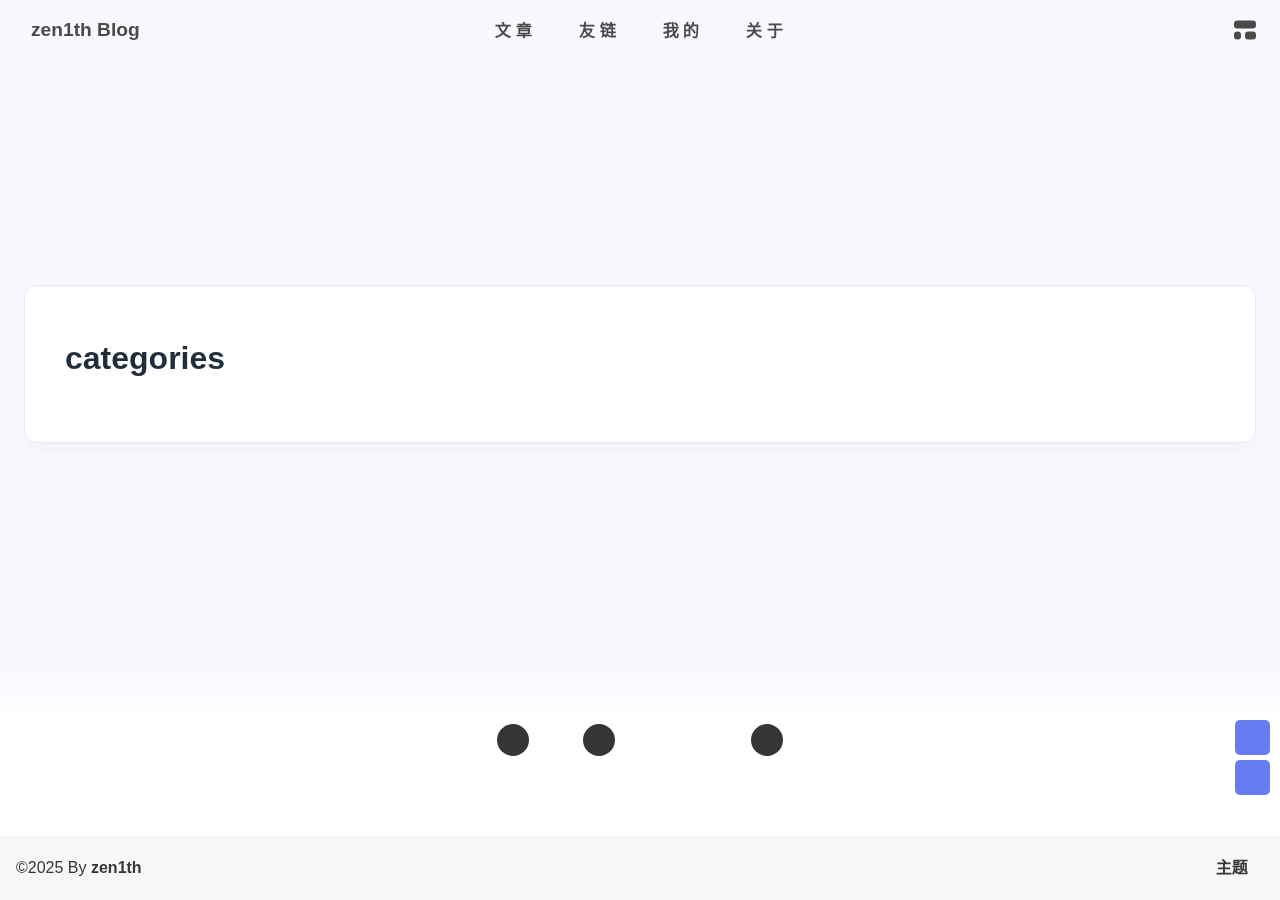
<file: categories/index.html>
<!DOCTYPE html><html lang="zh-CN" data-theme="light"><head><meta charset="UTF-8"><meta http-equiv="X-UA-Compatible" content="IE=edge"><meta name="viewport" content="width=device-width, initial-scale=1.0, user-scalable=no"><title>categories | zen1th Blog</title><meta name="author" content="zen1th"><meta name="copyright" content="zen1th"><meta name="format-detection" content="telephone=no"><meta name="theme-color" content="#f7f9fe"><meta name="mobile-web-app-capable" content="yes"><meta name="apple-touch-fullscreen" content="yes"><meta name="apple-mobile-web-app-title" content="categories"><meta name="application-name" content="categories"><meta name="apple-mobile-web-app-capable" content="yes"><meta name="apple-mobile-web-app-status-bar-style" content="#f7f9fe"><meta property="og:type" content="website"><meta property="og:title" content="categories"><meta property="og:url" content="https://zen1th.vip/categories/index.html"><meta property="og:site_name" content="zen1th Blog"><meta property="og:description" content="categories"><meta property="og:locale" content="zh-CN"><meta property="og:image" content="https://zen1th.vip/assets/avatar.png"><meta property="article:author" content="zen1th"><meta property="article:tag"><meta name="twitter:card" content="summary"><meta name="twitter:image" content="https://zen1th.vip/assets/avatar.png"><meta name="description" content="categories"><link rel="shortcut icon" href="/assets/favicon.ico"><link rel="canonical" href="https://zen1th.vip/categories/"><link rel="preconnect" href="//cdn.cbd.int"/><meta name="google-site-verification" content="xxx"/><meta name="baidu-site-verification" content="code-xxx"/><meta name="msvalidate.01" content="xxx"/><link rel="stylesheet" href="/css/index.css"><link rel="stylesheet" href="https://cdn.cbd.int/@fortawesome/fontawesome-free@6.4.0/css/all.min.css" media="print" onload="this.media='all'"><link rel="stylesheet" href="https://cdn.cbd.int/node-snackbar@0.1.16/dist/snackbar.min.css" media="print" onload="this.media='all'"><link rel="stylesheet" href="https://cdn.cbd.int/@fancyapps/ui@5.0.28/dist/fancybox/fancybox.css" media="print" onload="this.media='all'"><script>const GLOBAL_CONFIG = {
  linkPageTop: undefined,
  peoplecanvas: {"enable":true,"img":"https://upload-bbs.miyoushe.com/upload/2024/07/27/125766904/ba62475f396df9de3316a08ed9e65d86_5680958632268053399..png"},
  postHeadAiDescription: {"enable":true,"gptName":"AnZhiYu","mode":"local","switchBtn":false,"btnLink":"https://afdian.net/item/886a79d4db6711eda42a52540025c377","randomNum":3,"basicWordCount":1000,"key":"xxxx","Referer":"https://xx.xx/"},
  diytitle: {"enable":true,"leaveTitle":"w(ﾟДﾟ)w 不要走！再看看嘛！","backTitle":"♪(^∇^*)欢迎肥来！"},
  LA51: undefined,
  greetingBox: undefined,
  twikooEnvId: '',
  commentBarrageConfig:undefined,
  music_page_default: "nav_music",
  root: '/',
  preloader: {"source":3},
  friends_vue_info: undefined,
  navMusic: true,
  mainTone: undefined,
  authorStatus: {"skills":null},
  algolia: undefined,
  localSearch: undefined,
  translate: {"defaultEncoding":2,"translateDelay":0,"msgToTraditionalChinese":"繁","msgToSimplifiedChinese":"简","rightMenuMsgToTraditionalChinese":"转为繁体","rightMenuMsgToSimplifiedChinese":"转为简体"},
  noticeOutdate: {"limitDay":180,"position":"top","messagePrev":"距离上次更新已过去","messageNext":"天，部分内容可能已过时。"},
  highlight: {"plugin":"highlight.js","highlightCopy":true,"highlightLang":true,"highlightHeightLimit":330},
  copy: {
    success: '复制成功',
    error: '复制错误',
    noSupport: '浏览器不支持'
  },
  relativeDate: {
    homepage: false,
    simplehomepage: true,
    post: false
  },
  runtime: '天',
  date_suffix: {
    just: '刚刚',
    min: '分钟前',
    hour: '小时前',
    day: '天前',
    month: '个月前'
  },
  copyright: {"copy":true,"copyrightEbable":false,"limitCount":50,"languages":{"author":"作者: zen1th","link":"链接: ","source":"来源: zen1th Blog","info":"著作权归作者所有。商业转载请联系作者获得授权，非商业转载请注明出处。","copySuccess":"复制成功，复制和转载请标注本文地址"}},
  lightbox: 'fancybox',
  Snackbar: {"chs_to_cht":"你已切换为繁体","cht_to_chs":"你已切换为简体","day_to_night":"你已切换为深色模式","night_to_day":"你已切换为浅色模式","bgLight":"#425AEF","bgDark":"#1f1f1f","position":"top-center"},
  source: {
    justifiedGallery: {
      js: 'https://cdn.cbd.int/flickr-justified-gallery@2.1.2/dist/fjGallery.min.js',
      css: 'https://cdn.cbd.int/flickr-justified-gallery@2.1.2/dist/fjGallery.css'
    }
  },
  isPhotoFigcaption: false,
  islazyload: true,
  isAnchor: false,
  shortcutKey: undefined,
  autoDarkmode: true
}</script><script id="config-diff">var GLOBAL_CONFIG_SITE = {
  configTitle: 'zen1th Blog',
  title: 'categories',
  postAI: '',
  pageFillDescription: '',
  isPost: false,
  isHome: false,
  isHighlightShrink: false,
  isToc: false,
  postUpdate: '2025-07-13 13:58:32',
  postMainColor: '',
}</script><noscript><style type="text/css">
  #nav {
    opacity: 1
  }
  .justified-gallery img {
    opacity: 1
  }

  #recent-posts time,
  #post-meta time {
    display: inline !important
  }
</style></noscript><script>(win=>{
      win.saveToLocal = {
        set: (key, value, ttl) => {
          if (ttl === 0) return
          const now = Date.now()
          const expiry = now + ttl * 86400000
          const item = {
            value,
            expiry
          }
          localStorage.setItem(key, JSON.stringify(item))
        },
      
        get: key => {
          const itemStr = localStorage.getItem(key)
      
          if (!itemStr) {
            return undefined
          }
          const item = JSON.parse(itemStr)
          const now = Date.now()
      
          if (now > item.expiry) {
            localStorage.removeItem(key)
            return undefined
          }
          return item.value
        }
      }
    
      win.getScript = (url, attr = {}) => new Promise((resolve, reject) => {
        const script = document.createElement('script')
        script.src = url
        script.async = true
        script.onerror = reject
        script.onload = script.onreadystatechange = function() {
          const loadState = this.readyState
          if (loadState && loadState !== 'loaded' && loadState !== 'complete') return
          script.onload = script.onreadystatechange = null
          resolve()
        }

        Object.keys(attr).forEach(key => {
          script.setAttribute(key, attr[key])
        })

        document.head.appendChild(script)
      })
    
      win.getCSS = (url, id = false) => new Promise((resolve, reject) => {
        const link = document.createElement('link')
        link.rel = 'stylesheet'
        link.href = url
        if (id) link.id = id
        link.onerror = reject
        link.onload = link.onreadystatechange = function() {
          const loadState = this.readyState
          if (loadState && loadState !== 'loaded' && loadState !== 'complete') return
          link.onload = link.onreadystatechange = null
          resolve()
        }
        document.head.appendChild(link)
      })
    
      win.activateDarkMode = () => {
        document.documentElement.setAttribute('data-theme', 'dark')
        if (document.querySelector('meta[name="theme-color"]') !== null) {
          document.querySelector('meta[name="theme-color"]').setAttribute('content', '#18171d')
        }
      }
      win.activateLightMode = () => {
        document.documentElement.setAttribute('data-theme', 'light')
        if (document.querySelector('meta[name="theme-color"]') !== null) {
          document.querySelector('meta[name="theme-color"]').setAttribute('content', '#f7f9fe')
        }
      }
      const t = saveToLocal.get('theme')
    
          const isDarkMode = window.matchMedia('(prefers-color-scheme: dark)').matches
          const isLightMode = window.matchMedia('(prefers-color-scheme: light)').matches
          const isNotSpecified = window.matchMedia('(prefers-color-scheme: no-preference)').matches
          const hasNoSupport = !isDarkMode && !isLightMode && !isNotSpecified

          if (t === undefined) {
            if (isLightMode) activateLightMode()
            else if (isDarkMode) activateDarkMode()
            else if (isNotSpecified || hasNoSupport) {
              const now = new Date()
              const hour = now.getHours()
              const isNight = hour <= 6 || hour >= 18
              isNight ? activateDarkMode() : activateLightMode()
            }
            window.matchMedia('(prefers-color-scheme: dark)').addListener(e => {
              if (saveToLocal.get('theme') === undefined) {
                e.matches ? activateDarkMode() : activateLightMode()
              }
            })
          } else if (t === 'light') activateLightMode()
          else activateDarkMode()
        
      const asideStatus = saveToLocal.get('aside-status')
      if (asideStatus !== undefined) {
        if (asideStatus === 'hide') {
          document.documentElement.classList.add('hide-aside')
        } else {
          document.documentElement.classList.remove('hide-aside')
        }
      }
    
      const detectApple = () => {
        if(/iPad|iPhone|iPod|Macintosh/.test(navigator.userAgent)){
          document.documentElement.classList.add('apple')
        }
      }
      detectApple()
    })(window)</script><meta name="generator" content="Hexo 7.3.0"></head><body data-type="anzhiyu"><div id="web_bg"></div><div id="an_music_bg"></div><div id="loading-box" onclick="document.getElementById(&quot;loading-box&quot;).classList.add(&quot;loaded&quot;)"><div class="loading-bg"><img class="loading-img nolazyload" alt="加载头像" src="/assets/lazyload.gif"/><div class="loading-image-dot"></div></div></div><script>const preloader = {
  endLoading: () => {
    document.getElementById('loading-box').classList.add("loaded");
  },
  initLoading: () => {
    document.getElementById('loading-box').classList.remove("loaded")
  }
}
window.addEventListener('load',()=> { preloader.endLoading() })
setTimeout(function(){preloader.endLoading();},10000)

if (true) {
  document.addEventListener('pjax:send', () => { preloader.initLoading() })
  document.addEventListener('pjax:complete', () => { preloader.endLoading() })
}</script><link rel="stylesheet" href="https://cdn.cbd.int/anzhiyu-theme-static@1.1.10/progress_bar/progress_bar.css"/><script async="async" src="https://cdn.cbd.int/pace-js@1.2.4/pace.min.js" data-pace-options="{ &quot;restartOnRequestAfter&quot;:false,&quot;eventLag&quot;:false}"></script><div class="page" id="body-wrap"><header class="not-top-img" id="page-header"><nav id="nav"><div id="nav-group"><span id="blog_name"><a id="site-name" href="/" accesskey="h"><div class="title">zen1th Blog</div><i class="anzhiyufont anzhiyu-icon-house-chimney"></i></a></span><div class="mask-name-container"><div id="name-container"><a id="page-name" href="javascript:anzhiyu.scrollToDest(0, 500)">PAGE_NAME</a></div></div><div id="menus"><div class="menus_items"><div class="menus_item"><a class="site-page" href="javascript:void(0);"><span> 文章</span></a><ul class="menus_item_child"><li><a class="site-page child faa-parent animated-hover" href="/archives/"><i class="anzhiyufont anzhiyu-icon-box-archive faa-tada" style="font-size: 0.9em;"></i><span> 文章列表</span></a></li><li><a class="site-page child faa-parent animated-hover" href="/categories/"><i class="anzhiyufont anzhiyu-icon-shapes faa-tada" style="font-size: 0.9em;"></i><span> 全部分类</span></a></li><li><a class="site-page child faa-parent animated-hover" href="/tags/"><i class="anzhiyufont anzhiyu-icon-tags faa-tada" style="font-size: 0.9em;"></i><span> 全部标签</span></a></li></ul></div><div class="menus_item"><a class="site-page" href="javascript:void(0);"><span> 友链</span></a><ul class="menus_item_child"><li><a class="site-page child faa-parent animated-hover" href="/link/"><i class="anzhiyufont anzhiyu-icon-link faa-tada" style="font-size: 0.9em;"></i><span> 友情链接</span></a></li></ul></div><div class="menus_item"><a class="site-page" href="javascript:void(0);"><span> 我的</span></a><ul class="menus_item_child"><li><a class="site-page child faa-parent animated-hover" href="/music/"><i class="anzhiyufont anzhiyu-icon-music faa-tada" style="font-size: 0.9em;"></i><span> 音乐馆</span></a></li></ul></div><div class="menus_item"><a class="site-page" href="javascript:void(0);"><span> 关于</span></a><ul class="menus_item_child"><li><a class="site-page child faa-parent animated-hover" href="/about/"><i class="anzhiyufont anzhiyu-icon-paper-plane faa-tada" style="font-size: 0.9em;"></i><span> 关于本人</span></a></li><li><a class="site-page child faa-parent animated-hover" href="/essay/"><i class="anzhiyufont anzhiyu-icon-lightbulb faa-tada" style="font-size: 0.9em;"></i><span> 闲言碎语</span></a></li></ul></div></div></div><div id="nav-right"><div class="nav-button only-home" id="travellings_button" title="随机前往一个开往项目网站"><a class="site-page" onclick="anzhiyu.totraveling()" title="随机前往一个开往项目网站" href="javascript:void(0);" rel="external nofollow" data-pjax-state="external"><i class="anzhiyufont anzhiyu-icon-train"></i></a></div><div class="nav-button" id="randomPost_button"><a class="site-page" onclick="toRandomPost()" title="随机前往一个文章" href="javascript:void(0);"><i class="anzhiyufont anzhiyu-icon-dice"></i></a></div><input id="center-console" type="checkbox"/><label class="widget" for="center-console" title="中控台" onclick="anzhiyu.switchConsole();"><i class="left"></i><i class="widget center"></i><i class="widget right"></i></label><div id="console"><div class="console-card-group-reward"><ul class="reward-all console-card"><li class="reward-item"><a href="https://npm.elemecdn.com/anzhiyu-blog@1.1.6/img/post/common/qrcode-weichat.png" target="_blank"><img class="post-qr-code-img" alt="微信" src= "[data-uri]" onerror="this.onerror=null,this.src=&quot;/img/404.jpg&quot;" data-lazy-src="https://npm.elemecdn.com/anzhiyu-blog@1.1.6/img/post/common/qrcode-weichat.png"/></a><div class="post-qr-code-desc">微信</div></li><li class="reward-item"><a href="https://npm.elemecdn.com/anzhiyu-blog@1.1.6/img/post/common/qrcode-alipay.png" target="_blank"><img class="post-qr-code-img" alt="支付宝" src= "[data-uri]" onerror="this.onerror=null,this.src=&quot;/img/404.jpg&quot;" data-lazy-src="https://npm.elemecdn.com/anzhiyu-blog@1.1.6/img/post/common/qrcode-alipay.png"/></a><div class="post-qr-code-desc">支付宝</div></li></ul></div><div class="console-card-group"><div class="console-card-group-left"><div class="console-card" id="card-newest-comments"><div class="card-content"><div class="author-content-item-tips">互动</div><span class="author-content-item-title"> 最新评论</span></div><div class="aside-list"><span>正在加载中...</span></div></div></div><div class="console-card-group-right"><div class="console-card tags"><div class="card-content"><div class="author-content-item-tips">兴趣点</div><span class="author-content-item-title">寻找你感兴趣的领域</span></div></div><div class="console-card history"><div class="item-headline"><i class="anzhiyufont anzhiyu-icon-box-archiv"></i><span>文章</span></div><div class="card-archives"><div class="item-headline"><i class="anzhiyufont anzhiyu-icon-archive"></i><span>归档</span></div><ul class="card-archive-list"><li class="card-archive-list-item"><a class="card-archive-list-link" href="/archives/2023/07/"><span class="card-archive-list-date">七月 2023</span><div class="card-archive-list-count-group"><span class="card-archive-list-count">1</span><span>篇</span></div></a></li></ul></div><hr/></div></div></div><div class="button-group"><div class="console-btn-item"><a class="darkmode_switchbutton" title="显示模式切换" href="javascript:void(0);"><i class="anzhiyufont anzhiyu-icon-moon"></i></a></div><div class="console-btn-item" id="consoleHideAside" onclick="anzhiyu.hideAsideBtn()" title="边栏显示控制"><a class="asideSwitch"><i class="anzhiyufont anzhiyu-icon-arrows-left-right"></i></a></div><div class="console-btn-item" id="consoleMusic" onclick="anzhiyu.musicToggle()" title="音乐开关"><a class="music-switch"><i class="anzhiyufont anzhiyu-icon-music"></i></a></div></div><div class="console-mask" onclick="anzhiyu.hideConsole()" href="javascript:void(0);"></div></div><div class="nav-button" id="nav-totop"><a class="totopbtn" href="javascript:void(0);"><i class="anzhiyufont anzhiyu-icon-arrow-up"></i><span id="percent" onclick="anzhiyu.scrollToDest(0,500)">0</span></a></div><div id="toggle-menu"><a class="site-page" href="javascript:void(0);" title="切换"><i class="anzhiyufont anzhiyu-icon-bars"></i></a></div></div></div></nav></header><main id="blog-container"><div class="layout hide-aside" id="content-inner"><div id="page"><h1 class="page-title">categories</h1><div id="tag"><div class="category-lists" id="tag-page-tags"></div></div></div></div></main><footer id="footer"><div id="footer-wrap"><div id="footer_deal"><a class="deal_link" href="mailto:2251829764@qq.com" title="email"><i class="anzhiyufont anzhiyu-icon-envelope"></i></a><a class="deal_link" href="/atom.xml" title="RSS"><i class="anzhiyufont anzhiyu-icon-rss"></i></a><img class="footer_mini_logo" title="返回顶部" alt="返回顶部" onclick="anzhiyu.scrollToDest(0, 500)" src= "[data-uri]" onerror="this.onerror=null,this.src=&quot;/img/404.jpg&quot;" data-lazy-src="/assets/avatar.png" size="50px"/><a class="deal_link" target="_blank" rel="noopener" href="https://github.com/niaopian" title="Github"><i class="anzhiyufont anzhiyu-icon-github"></i></a></div><p id="ghbdages"><a class="github-badge" target="_blank" href="https://hexo.io/" style="margin-inline:5px" data-title="博客框架为Hexo_v5.4.0" title="博客框架为Hexo_v5.4.0"><img src= "[data-uri]" onerror="this.onerror=null,this.src=&quot;/img/404.jpg&quot;" data-lazy-src="https://npm.elemecdn.com/anzhiyu-blog@2.1.5/img/badge/Frame-Hexo.svg" alt="博客框架为Hexo_v5.4.0"/></a><a class="github-badge" target="_blank" href="https://blog.anheyu.com/" style="margin-inline:5px" data-title="本站使用AnZhiYu主题" title="本站使用AnZhiYu主题"><img src= "[data-uri]" onerror="this.onerror=null,this.src=&quot;/img/404.jpg&quot;" data-lazy-src="https://npm.elemecdn.com/anzhiyu-theme-static@1.0.9/img/Theme-AnZhiYu-2E67D3.svg" alt="本站使用AnZhiYu主题"/></a><a class="github-badge" target="_blank" href="https://github.com/niaopian" style="margin-inline:5px" data-title="本站项目由Github托管" title="本站项目由Github托管"><img src= "[data-uri]" onerror="this.onerror=null,this.src=&quot;/img/404.jpg&quot;" data-lazy-src="https://npm.elemecdn.com/anzhiyu-blog@2.1.5/img/badge/Source-Github.svg" alt="本站项目由Github托管"/></a></p></div><div id="footer-bar"><div class="footer-bar-links"><div class="footer-bar-left"><div id="footer-bar-tips"><div class="copyright">&copy;2025 By <a class="footer-bar-link" href="/" title="zen1th" target="_blank">zen1th</a></div></div><div id="footer-type-tips"></div></div><div class="footer-bar-right"><a class="footer-bar-link" target="_blank" rel="noopener" href="https://github.com/anzhiyu-c/hexo-theme-anzhiyu" title="主题">主题</a></div></div></div></footer></div><div id="sidebar"><div id="menu-mask"></div><div id="sidebar-menus"><div class="sidebar-site-data site-data is-center"><a href="/archives/" title="archive"><div class="headline">文章</div><div class="length-num">1</div></a><a href="/tags/" title="tag"><div class="headline">标签</div><div class="length-num">0</div></a><a href="/categories/" title="category"><div class="headline">分类</div><div class="length-num">0</div></a></div><span class="sidebar-menu-item-title">功能</span><div class="sidebar-menu-item"><a class="darkmode_switchbutton menu-child" href="javascript:void(0);" title="显示模式"><i class="anzhiyufont anzhiyu-icon-circle-half-stroke"></i><span>显示模式</span></a></div><div class="back-menu-list-groups"><div class="back-menu-list-group"><div class="back-menu-list-title">网页</div><div class="back-menu-list"><a class="back-menu-item" target="_blank" rel="noopener" href="https://blog.zen1th.vip/" title="博客"><img class="back-menu-item-icon" src= "[data-uri]" onerror="this.onerror=null,this.src=&quot;/img/404.jpg&quot;" data-lazy-src="/img/favicon.ico" alt="博客"/><span class="back-menu-item-text">博客</span></a></div></div><div class="back-menu-list-group"><div class="back-menu-list-title">项目</div><div class="back-menu-list"><a class="back-menu-item" target="_blank" rel="noopener" href="https://image.anheyu.com/" title="安知鱼图床"><img class="back-menu-item-icon" src= "[data-uri]" onerror="this.onerror=null,this.src=&quot;/img/404.jpg&quot;" data-lazy-src="https://image.anheyu.com/favicon.ico" alt="安知鱼图床"/><span class="back-menu-item-text">安知鱼图床</span></a></div></div></div><div class="menus_items"><div class="menus_item"><a class="site-page" href="javascript:void(0);"><span> 文章</span></a><ul class="menus_item_child"><li><a class="site-page child faa-parent animated-hover" href="/archives/"><i class="anzhiyufont anzhiyu-icon-box-archive faa-tada" style="font-size: 0.9em;"></i><span> 文章列表</span></a></li><li><a class="site-page child faa-parent animated-hover" href="/categories/"><i class="anzhiyufont anzhiyu-icon-shapes faa-tada" style="font-size: 0.9em;"></i><span> 全部分类</span></a></li><li><a class="site-page child faa-parent animated-hover" href="/tags/"><i class="anzhiyufont anzhiyu-icon-tags faa-tada" style="font-size: 0.9em;"></i><span> 全部标签</span></a></li></ul></div><div class="menus_item"><a class="site-page" href="javascript:void(0);"><span> 友链</span></a><ul class="menus_item_child"><li><a class="site-page child faa-parent animated-hover" href="/link/"><i class="anzhiyufont anzhiyu-icon-link faa-tada" style="font-size: 0.9em;"></i><span> 友情链接</span></a></li></ul></div><div class="menus_item"><a class="site-page" href="javascript:void(0);"><span> 我的</span></a><ul class="menus_item_child"><li><a class="site-page child faa-parent animated-hover" href="/music/"><i class="anzhiyufont anzhiyu-icon-music faa-tada" style="font-size: 0.9em;"></i><span> 音乐馆</span></a></li></ul></div><div class="menus_item"><a class="site-page" href="javascript:void(0);"><span> 关于</span></a><ul class="menus_item_child"><li><a class="site-page child faa-parent animated-hover" href="/about/"><i class="anzhiyufont anzhiyu-icon-paper-plane faa-tada" style="font-size: 0.9em;"></i><span> 关于本人</span></a></li><li><a class="site-page child faa-parent animated-hover" href="/essay/"><i class="anzhiyufont anzhiyu-icon-lightbulb faa-tada" style="font-size: 0.9em;"></i><span> 闲言碎语</span></a></li></ul></div></div><span class="sidebar-menu-item-title">标签</span></div></div><div id="rightside"><div id="rightside-config-hide"><button id="translateLink" type="button" title="简繁转换">繁</button><button id="darkmode" type="button" title="浅色和深色模式转换"><i class="anzhiyufont anzhiyu-icon-circle-half-stroke"></i></button></div><div id="rightside-config-show"><button id="rightside-config" type="button" title="设置"><i class="anzhiyufont anzhiyu-icon-gear"></i></button><button id="go-up" type="button" title="回到顶部"><i class="anzhiyufont anzhiyu-icon-arrow-up"></i></button></div></div><div id="nav-music"><a id="nav-music-hoverTips" onclick="anzhiyu.musicToggle()" accesskey="m">播放音乐</a><div id="console-music-bg"></div><meting-js id="8152976493" server="netease" type="playlist" mutex="true" preload="none" theme="var(--anzhiyu-main)" data-lrctype="0" order="random" volume="0.7"></meting-js></div><div id="rightMenu"><div class="rightMenu-group rightMenu-small"><div class="rightMenu-item" id="menu-backward"><i class="anzhiyufont anzhiyu-icon-arrow-left"></i></div><div class="rightMenu-item" id="menu-forward"><i class="anzhiyufont anzhiyu-icon-arrow-right"></i></div><div class="rightMenu-item" id="menu-refresh"><i class="anzhiyufont anzhiyu-icon-arrow-rotate-right" style="font-size: 1rem;"></i></div><div class="rightMenu-item" id="menu-top"><i class="anzhiyufont anzhiyu-icon-arrow-up"></i></div></div><div class="rightMenu-group rightMenu-line rightMenuPlugin"><div class="rightMenu-item" id="menu-copytext"><i class="anzhiyufont anzhiyu-icon-copy"></i><span>复制选中文本</span></div><div class="rightMenu-item" id="menu-pastetext"><i class="anzhiyufont anzhiyu-icon-paste"></i><span>粘贴文本</span></div><a class="rightMenu-item" id="menu-commenttext"><i class="anzhiyufont anzhiyu-icon-comment-medical"></i><span>引用到评论</span></a><div class="rightMenu-item" id="menu-newwindow"><i class="anzhiyufont anzhiyu-icon-window-restore"></i><span>新窗口打开</span></div><div class="rightMenu-item" id="menu-copylink"><i class="anzhiyufont anzhiyu-icon-link"></i><span>复制链接地址</span></div><div class="rightMenu-item" id="menu-copyimg"><i class="anzhiyufont anzhiyu-icon-images"></i><span>复制此图片</span></div><div class="rightMenu-item" id="menu-downloadimg"><i class="anzhiyufont anzhiyu-icon-download"></i><span>下载此图片</span></div><div class="rightMenu-item" id="menu-newwindowimg"><i class="anzhiyufont anzhiyu-icon-window-restore"></i><span>新窗口打开图片</span></div><div class="rightMenu-item" id="menu-search"><i class="anzhiyufont anzhiyu-icon-magnifying-glass"></i><span>站内搜索</span></div><div class="rightMenu-item" id="menu-searchBaidu"><i class="anzhiyufont anzhiyu-icon-magnifying-glass"></i><span>百度搜索</span></div><div class="rightMenu-item" id="menu-music-toggle"><i class="anzhiyufont anzhiyu-icon-play"></i><span>播放音乐</span></div><div class="rightMenu-item" id="menu-music-back"><i class="anzhiyufont anzhiyu-icon-backward"></i><span>切换到上一首</span></div><div class="rightMenu-item" id="menu-music-forward"><i class="anzhiyufont anzhiyu-icon-forward"></i><span>切换到下一首</span></div><div class="rightMenu-item" id="menu-music-playlist" onclick="window.open(&quot;https://y.qq.com/n/ryqq/playlist/8802438608&quot;, &quot;_blank&quot;);" style="display: none;"><i class="anzhiyufont anzhiyu-icon-radio"></i><span>查看所有歌曲</span></div><div class="rightMenu-item" id="menu-music-copyMusicName"><i class="anzhiyufont anzhiyu-icon-copy"></i><span>复制歌名</span></div></div><div class="rightMenu-group rightMenu-line rightMenuOther"><a class="rightMenu-item menu-link" id="menu-randomPost"><i class="anzhiyufont anzhiyu-icon-shuffle"></i><span>随便逛逛</span></a><a class="rightMenu-item menu-link" href="/categories/"><i class="anzhiyufont anzhiyu-icon-cube"></i><span>博客分类</span></a><a class="rightMenu-item menu-link" href="/tags/"><i class="anzhiyufont anzhiyu-icon-tags"></i><span>文章标签</span></a></div><div class="rightMenu-group rightMenu-line rightMenuOther"><a class="rightMenu-item" id="menu-copy" href="javascript:void(0);"><i class="anzhiyufont anzhiyu-icon-copy"></i><span>复制地址</span></a><a class="rightMenu-item" id="menu-commentBarrage" href="javascript:void(0);"><i class="anzhiyufont anzhiyu-icon-message"></i><span class="menu-commentBarrage-text">关闭热评</span></a><a class="rightMenu-item" id="menu-darkmode" href="javascript:void(0);"><i class="anzhiyufont anzhiyu-icon-circle-half-stroke"></i><span class="menu-darkmode-text">深色模式</span></a><a class="rightMenu-item" id="menu-translate" href="javascript:void(0);"><i class="anzhiyufont anzhiyu-icon-language"></i><span>轉為繁體</span></a></div></div><div id="rightmenu-mask"></div><div><script src="/js/utils.js"></script><script src="/js/main.js"></script><script src="/js/tw_cn.js"></script><script src="https://cdn.cbd.int/@fancyapps/ui@5.0.28/dist/fancybox/fancybox.umd.js"></script><script src="https://cdn.cbd.int/instant.page@5.2.0/instantpage.js" type="module"></script><script src="https://cdn.cbd.int/vanilla-lazyload@17.8.5/dist/lazyload.iife.min.js"></script><script src="https://cdn.cbd.int/node-snackbar@0.1.16/dist/snackbar.min.js"></script><canvas id="universe"></canvas><script async src="https://npm.elemecdn.com/anzhiyu-theme-static@1.0.0/dark/dark.js"></script><script>// 消除控制台打印
var HoldLog = console.log;
console.log = function () {};
let now1 = new Date();
queueMicrotask(() => {
  const Log = function () {
    HoldLog.apply(console, arguments);
  }; //在恢复前输出日志
  const grt = new Date("07/13/2025 00:00:00"); //此处修改你的建站时间或者网站上线时间
  now1.setTime(now1.getTime() + 250);
  const days = (now1 - grt) / 1000 / 60 / 60 / 24;
  const dnum = Math.floor(days);
  const ascll = [
    `欢迎使用安知鱼!`,
    `生活明朗, 万物可爱`,
    `
        
       █████╗ ███╗   ██╗███████╗██╗  ██╗██╗██╗   ██╗██╗   ██╗
      ██╔══██╗████╗  ██║╚══███╔╝██║  ██║██║╚██╗ ██╔╝██║   ██║
      ███████║██╔██╗ ██║  ███╔╝ ███████║██║ ╚████╔╝ ██║   ██║
      ██╔══██║██║╚██╗██║ ███╔╝  ██╔══██║██║  ╚██╔╝  ██║   ██║
      ██║  ██║██║ ╚████║███████╗██║  ██║██║   ██║   ╚██████╔╝
      ╚═╝  ╚═╝╚═╝  ╚═══╝╚══════╝╚═╝  ╚═╝╚═╝   ╚═╝    ╚═════╝
        
        `,
    "已上线",
    dnum,
    "天",
    "©2025 By 安知鱼 V1.6.14",
  ];
  const ascll2 = [`NCC2-036`, `调用前置摄像头拍照成功，识别为【小笨蛋】.`, `Photo captured: `, `🤪`];

  setTimeout(
    Log.bind(
      console,
      `\n%c${ascll[0]} %c ${ascll[1]} %c ${ascll[2]} %c${ascll[3]}%c ${ascll[4]}%c ${ascll[5]}\n\n%c ${ascll[6]}\n`,
      "color:#425AEF",
      "",
      "color:#425AEF",
      "color:#425AEF",
      "",
      "color:#425AEF",
      ""
    )
  );
  setTimeout(
    Log.bind(
      console,
      `%c ${ascll2[0]} %c ${ascll2[1]} %c \n${ascll2[2]} %c\n${ascll2[3]}\n`,
      "color:white; background-color:#4fd953",
      "",
      "",
      'background:url("https://npm.elemecdn.com/anzhiyu-blog@1.1.6/img/post/common/tinggge.gif") no-repeat;font-size:450%'
    )
  );

  setTimeout(Log.bind(console, "%c WELCOME %c 你好，小笨蛋.", "color:white; background-color:#4f90d9", ""));

  setTimeout(
    console.warn.bind(
      console,
      "%c ⚡ Powered by 安知鱼 %c 你正在访问 zen1th 的博客.",
      "color:white; background-color:#f0ad4e",
      ""
    )
  );

  setTimeout(Log.bind(console, "%c W23-12 %c 你已打开控制台.", "color:white; background-color:#4f90d9", ""));

  setTimeout(
    console.warn.bind(console, "%c S013-782 %c 你现在正处于监控中.", "color:white; background-color:#d9534f", "")
  );
});</script><script async src="/anzhiyu/random.js"></script><div class="js-pjax"><input type="hidden" name="page-type" id="page-type" value="categories"></div><script>var visitorMail = "";
</script><script async data-pjax src="https://cdn.cbd.int/anzhiyu-theme-static@1.0.0/waterfall/waterfall.js"></script><script src="https://lf3-cdn-tos.bytecdntp.com/cdn/expire-1-M/qrcodejs/1.0.0/qrcode.min.js"></script><link rel="stylesheet" href="https://cdn.cbd.int/anzhiyu-theme-static@1.1.9/icon/ali_iconfont_css.css"><link rel="stylesheet" href="https://cdn.cbd.int/anzhiyu-theme-static@1.0.0/aplayer/APlayer.min.css" media="print" onload="this.media='all'"><script src="https://cdn.cbd.int/anzhiyu-blog-static@1.0.1/js/APlayer.min.js"></script><script src="https://cdn.cbd.int/hexo-anzhiyu-music@1.0.1/assets/js/Meting2.min.js"></script><script src="https://cdn.cbd.int/pjax@0.2.8/pjax.min.js"></script><script>let pjaxSelectors = ["head > title","#config-diff","#body-wrap","#rightside-config-hide","#rightside-config-show",".js-pjax"]
var pjax = new Pjax({
  elements: 'a:not([target="_blank"])',
  selectors: pjaxSelectors,
  cacheBust: false,
  analytics: false,
  scrollRestoration: false
})

document.addEventListener('pjax:send', function () {
  // removeEventListener scroll 
  anzhiyu.removeGlobalFnEvent('pjax')
  anzhiyu.removeGlobalFnEvent('themeChange')

  document.getElementById('rightside').classList.remove('rightside-show')
  
  if (window.aplayers) {
    for (let i = 0; i < window.aplayers.length; i++) {
      if (!window.aplayers[i].options.fixed) {
        window.aplayers[i].destroy()
      }
    }
  }

  typeof typed === 'object' && typed.destroy()

  //reset readmode
  const $bodyClassList = document.body.classList
  $bodyClassList.contains('read-mode') && $bodyClassList.remove('read-mode')
})

document.addEventListener('pjax:complete', function () {
  window.refreshFn()

  document.querySelectorAll('script[data-pjax]').forEach(item => {
    const newScript = document.createElement('script')
    const content = item.text || item.textContent || item.innerHTML || ""
    Array.from(item.attributes).forEach(attr => newScript.setAttribute(attr.name, attr.value))
    newScript.appendChild(document.createTextNode(content))
    item.parentNode.replaceChild(newScript, item)
  })

  GLOBAL_CONFIG.islazyload && window.lazyLoadInstance.update()

  typeof panguInit === 'function' && panguInit()

  // google analytics
  typeof gtag === 'function' && gtag('config', '', {'page_path': window.location.pathname});

  // baidu analytics
  typeof _hmt === 'object' && _hmt.push(['_trackPageview',window.location.pathname]);

  typeof loadMeting === 'function' && document.getElementsByClassName('aplayer').length && loadMeting()

  // prismjs
  typeof Prism === 'object' && Prism.highlightAll()
})

document.addEventListener('pjax:error', e => {
  if (e.request.status === 404) {
    pjax.loadUrl('/404.html')
  }
})</script><script charset="UTF-8" src="https://cdn.cbd.int/anzhiyu-theme-static@1.1.5/accesskey/accesskey.js"></script></div><div id="popup-window"><div class="popup-window-title">通知</div><div class="popup-window-divider"></div><div class="popup-window-content"><div class="popup-tip">你好呀</div><div class="popup-link"><i class="anzhiyufont anzhiyu-icon-arrow-circle-right"></i></div></div></div></body></html>
</file>
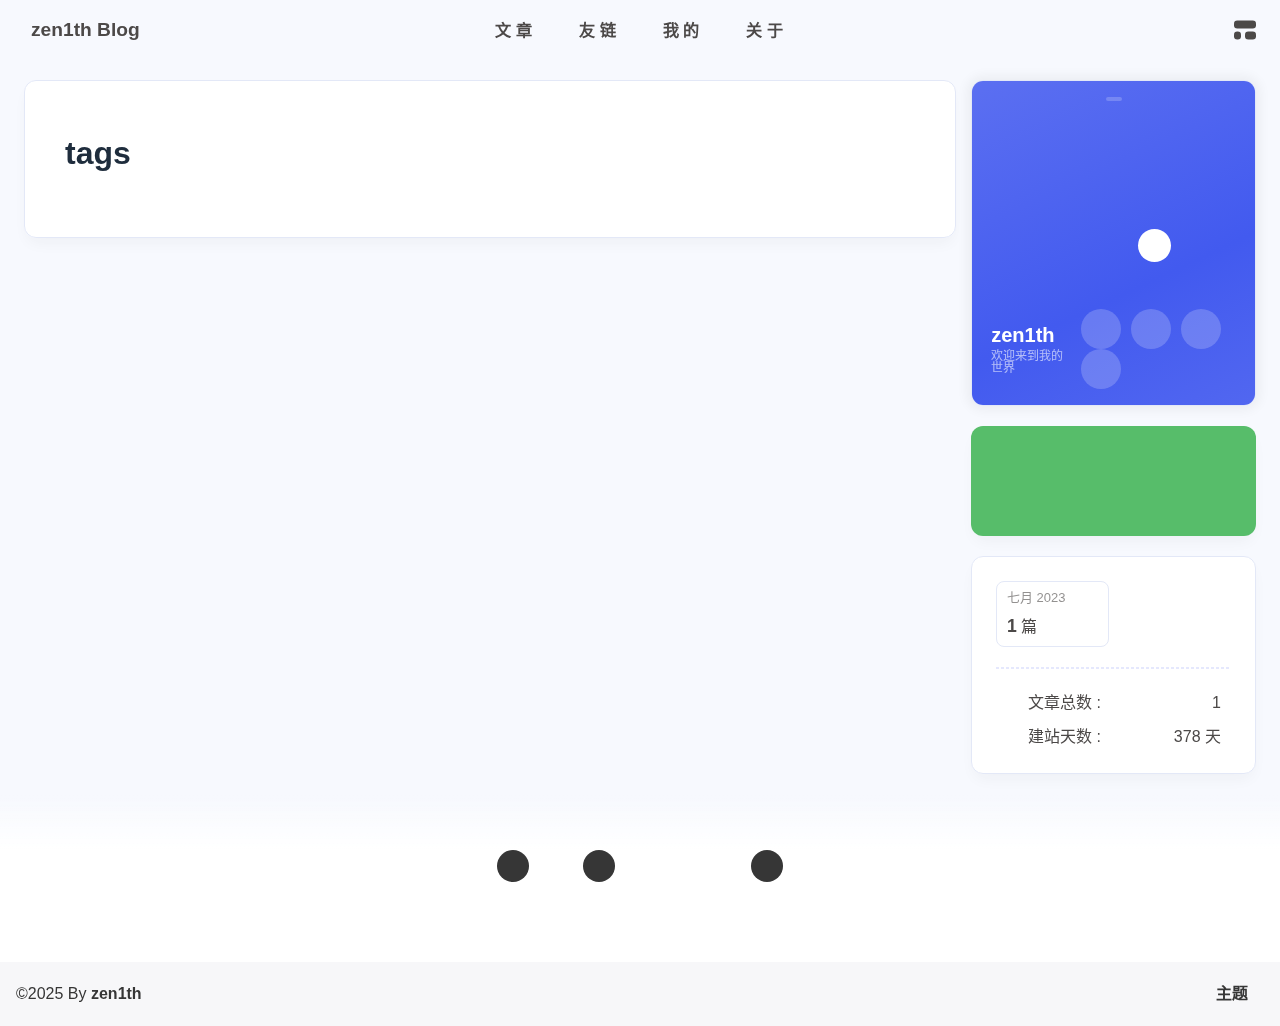
<file: tags/index.html>
<!DOCTYPE html><html lang="zh-CN" data-theme="light"><head><meta charset="UTF-8"><meta http-equiv="X-UA-Compatible" content="IE=edge"><meta name="viewport" content="width=device-width, initial-scale=1.0, user-scalable=no"><title>tags | zen1th Blog</title><meta name="author" content="zen1th"><meta name="copyright" content="zen1th"><meta name="format-detection" content="telephone=no"><meta name="theme-color" content="#f7f9fe"><meta name="mobile-web-app-capable" content="yes"><meta name="apple-touch-fullscreen" content="yes"><meta name="apple-mobile-web-app-title" content="tags"><meta name="application-name" content="tags"><meta name="apple-mobile-web-app-capable" content="yes"><meta name="apple-mobile-web-app-status-bar-style" content="#f7f9fe"><meta property="og:type" content="website"><meta property="og:title" content="tags"><meta property="og:url" content="https://zen1th.vip/tags/index.html"><meta property="og:site_name" content="zen1th Blog"><meta property="og:description" content="tags"><meta property="og:locale" content="zh-CN"><meta property="og:image" content="https://zen1th.vip/assets/avatar.png"><meta property="article:author" content="zen1th"><meta property="article:tag"><meta name="twitter:card" content="summary"><meta name="twitter:image" content="https://zen1th.vip/assets/avatar.png"><meta name="description" content="tags"><link rel="shortcut icon" href="/assets/favicon.ico"><link rel="canonical" href="https://zen1th.vip/tags/"><link rel="preconnect" href="//cdn.cbd.int"/><meta name="google-site-verification" content="xxx"/><meta name="baidu-site-verification" content="code-xxx"/><meta name="msvalidate.01" content="xxx"/><link rel="stylesheet" href="/css/index.css"><link rel="stylesheet" href="https://cdn.cbd.int/@fortawesome/fontawesome-free@6.4.0/css/all.min.css" media="print" onload="this.media='all'"><link rel="stylesheet" href="https://cdn.cbd.int/node-snackbar@0.1.16/dist/snackbar.min.css" media="print" onload="this.media='all'"><link rel="stylesheet" href="https://cdn.cbd.int/@fancyapps/ui@5.0.28/dist/fancybox/fancybox.css" media="print" onload="this.media='all'"><script>const GLOBAL_CONFIG = {
  linkPageTop: undefined,
  peoplecanvas: {"enable":true,"img":"https://upload-bbs.miyoushe.com/upload/2024/07/27/125766904/ba62475f396df9de3316a08ed9e65d86_5680958632268053399..png"},
  postHeadAiDescription: {"enable":true,"gptName":"AnZhiYu","mode":"local","switchBtn":false,"btnLink":"https://afdian.net/item/886a79d4db6711eda42a52540025c377","randomNum":3,"basicWordCount":1000,"key":"xxxx","Referer":"https://xx.xx/"},
  diytitle: {"enable":true,"leaveTitle":"w(ﾟДﾟ)w 不要走！再看看嘛！","backTitle":"♪(^∇^*)欢迎肥来！"},
  LA51: undefined,
  greetingBox: undefined,
  twikooEnvId: '',
  commentBarrageConfig:undefined,
  music_page_default: "nav_music",
  root: '/',
  preloader: {"source":3},
  friends_vue_info: undefined,
  navMusic: true,
  mainTone: undefined,
  authorStatus: {"skills":null},
  algolia: undefined,
  localSearch: undefined,
  translate: {"defaultEncoding":2,"translateDelay":0,"msgToTraditionalChinese":"繁","msgToSimplifiedChinese":"简","rightMenuMsgToTraditionalChinese":"转为繁体","rightMenuMsgToSimplifiedChinese":"转为简体"},
  noticeOutdate: {"limitDay":180,"position":"top","messagePrev":"距离上次更新已过去","messageNext":"天，部分内容可能已过时。"},
  highlight: {"plugin":"highlight.js","highlightCopy":true,"highlightLang":true,"highlightHeightLimit":330},
  copy: {
    success: '复制成功',
    error: '复制错误',
    noSupport: '浏览器不支持'
  },
  relativeDate: {
    homepage: false,
    simplehomepage: true,
    post: false
  },
  runtime: '天',
  date_suffix: {
    just: '刚刚',
    min: '分钟前',
    hour: '小时前',
    day: '天前',
    month: '个月前'
  },
  copyright: {"copy":true,"copyrightEbable":false,"limitCount":50,"languages":{"author":"作者: zen1th","link":"链接: ","source":"来源: zen1th Blog","info":"著作权归作者所有。商业转载请联系作者获得授权，非商业转载请注明出处。","copySuccess":"复制成功，复制和转载请标注本文地址"}},
  lightbox: 'fancybox',
  Snackbar: {"chs_to_cht":"你已切换为繁体","cht_to_chs":"你已切换为简体","day_to_night":"你已切换为深色模式","night_to_day":"你已切换为浅色模式","bgLight":"#425AEF","bgDark":"#1f1f1f","position":"top-center"},
  source: {
    justifiedGallery: {
      js: 'https://cdn.cbd.int/flickr-justified-gallery@2.1.2/dist/fjGallery.min.js',
      css: 'https://cdn.cbd.int/flickr-justified-gallery@2.1.2/dist/fjGallery.css'
    }
  },
  isPhotoFigcaption: false,
  islazyload: true,
  isAnchor: false,
  shortcutKey: undefined,
  autoDarkmode: true
}</script><script id="config-diff">var GLOBAL_CONFIG_SITE = {
  configTitle: 'zen1th Blog',
  title: 'tags',
  postAI: '',
  pageFillDescription: '',
  isPost: false,
  isHome: false,
  isHighlightShrink: false,
  isToc: false,
  postUpdate: '2025-07-13 13:58:12',
  postMainColor: '',
}</script><noscript><style type="text/css">
  #nav {
    opacity: 1
  }
  .justified-gallery img {
    opacity: 1
  }

  #recent-posts time,
  #post-meta time {
    display: inline !important
  }
</style></noscript><script>(win=>{
      win.saveToLocal = {
        set: (key, value, ttl) => {
          if (ttl === 0) return
          const now = Date.now()
          const expiry = now + ttl * 86400000
          const item = {
            value,
            expiry
          }
          localStorage.setItem(key, JSON.stringify(item))
        },
      
        get: key => {
          const itemStr = localStorage.getItem(key)
      
          if (!itemStr) {
            return undefined
          }
          const item = JSON.parse(itemStr)
          const now = Date.now()
      
          if (now > item.expiry) {
            localStorage.removeItem(key)
            return undefined
          }
          return item.value
        }
      }
    
      win.getScript = (url, attr = {}) => new Promise((resolve, reject) => {
        const script = document.createElement('script')
        script.src = url
        script.async = true
        script.onerror = reject
        script.onload = script.onreadystatechange = function() {
          const loadState = this.readyState
          if (loadState && loadState !== 'loaded' && loadState !== 'complete') return
          script.onload = script.onreadystatechange = null
          resolve()
        }

        Object.keys(attr).forEach(key => {
          script.setAttribute(key, attr[key])
        })

        document.head.appendChild(script)
      })
    
      win.getCSS = (url, id = false) => new Promise((resolve, reject) => {
        const link = document.createElement('link')
        link.rel = 'stylesheet'
        link.href = url
        if (id) link.id = id
        link.onerror = reject
        link.onload = link.onreadystatechange = function() {
          const loadState = this.readyState
          if (loadState && loadState !== 'loaded' && loadState !== 'complete') return
          link.onload = link.onreadystatechange = null
          resolve()
        }
        document.head.appendChild(link)
      })
    
      win.activateDarkMode = () => {
        document.documentElement.setAttribute('data-theme', 'dark')
        if (document.querySelector('meta[name="theme-color"]') !== null) {
          document.querySelector('meta[name="theme-color"]').setAttribute('content', '#18171d')
        }
      }
      win.activateLightMode = () => {
        document.documentElement.setAttribute('data-theme', 'light')
        if (document.querySelector('meta[name="theme-color"]') !== null) {
          document.querySelector('meta[name="theme-color"]').setAttribute('content', '#f7f9fe')
        }
      }
      const t = saveToLocal.get('theme')
    
          const isDarkMode = window.matchMedia('(prefers-color-scheme: dark)').matches
          const isLightMode = window.matchMedia('(prefers-color-scheme: light)').matches
          const isNotSpecified = window.matchMedia('(prefers-color-scheme: no-preference)').matches
          const hasNoSupport = !isDarkMode && !isLightMode && !isNotSpecified

          if (t === undefined) {
            if (isLightMode) activateLightMode()
            else if (isDarkMode) activateDarkMode()
            else if (isNotSpecified || hasNoSupport) {
              const now = new Date()
              const hour = now.getHours()
              const isNight = hour <= 6 || hour >= 18
              isNight ? activateDarkMode() : activateLightMode()
            }
            window.matchMedia('(prefers-color-scheme: dark)').addListener(e => {
              if (saveToLocal.get('theme') === undefined) {
                e.matches ? activateDarkMode() : activateLightMode()
              }
            })
          } else if (t === 'light') activateLightMode()
          else activateDarkMode()
        
      const asideStatus = saveToLocal.get('aside-status')
      if (asideStatus !== undefined) {
        if (asideStatus === 'hide') {
          document.documentElement.classList.add('hide-aside')
        } else {
          document.documentElement.classList.remove('hide-aside')
        }
      }
    
      const detectApple = () => {
        if(/iPad|iPhone|iPod|Macintosh/.test(navigator.userAgent)){
          document.documentElement.classList.add('apple')
        }
      }
      detectApple()
    })(window)</script><meta name="generator" content="Hexo 7.3.0"></head><body data-type="anzhiyu"><div id="web_bg"></div><div id="an_music_bg"></div><div id="loading-box" onclick="document.getElementById(&quot;loading-box&quot;).classList.add(&quot;loaded&quot;)"><div class="loading-bg"><img class="loading-img nolazyload" alt="加载头像" src="/assets/lazyload.gif"/><div class="loading-image-dot"></div></div></div><script>const preloader = {
  endLoading: () => {
    document.getElementById('loading-box').classList.add("loaded");
  },
  initLoading: () => {
    document.getElementById('loading-box').classList.remove("loaded")
  }
}
window.addEventListener('load',()=> { preloader.endLoading() })
setTimeout(function(){preloader.endLoading();},10000)

if (true) {
  document.addEventListener('pjax:send', () => { preloader.initLoading() })
  document.addEventListener('pjax:complete', () => { preloader.endLoading() })
}</script><link rel="stylesheet" href="https://cdn.cbd.int/anzhiyu-theme-static@1.1.10/progress_bar/progress_bar.css"/><script async="async" src="https://cdn.cbd.int/pace-js@1.2.4/pace.min.js" data-pace-options="{ &quot;restartOnRequestAfter&quot;:false,&quot;eventLag&quot;:false}"></script><div class="page" id="body-wrap"><header class="not-top-img" id="page-header"><nav id="nav"><div id="nav-group"><span id="blog_name"><a id="site-name" href="/" accesskey="h"><div class="title">zen1th Blog</div><i class="anzhiyufont anzhiyu-icon-house-chimney"></i></a></span><div class="mask-name-container"><div id="name-container"><a id="page-name" href="javascript:anzhiyu.scrollToDest(0, 500)">PAGE_NAME</a></div></div><div id="menus"><div class="menus_items"><div class="menus_item"><a class="site-page" href="javascript:void(0);"><span> 文章</span></a><ul class="menus_item_child"><li><a class="site-page child faa-parent animated-hover" href="/archives/"><i class="anzhiyufont anzhiyu-icon-box-archive faa-tada" style="font-size: 0.9em;"></i><span> 文章列表</span></a></li><li><a class="site-page child faa-parent animated-hover" href="/categories/"><i class="anzhiyufont anzhiyu-icon-shapes faa-tada" style="font-size: 0.9em;"></i><span> 全部分类</span></a></li><li><a class="site-page child faa-parent animated-hover" href="/tags/"><i class="anzhiyufont anzhiyu-icon-tags faa-tada" style="font-size: 0.9em;"></i><span> 全部标签</span></a></li></ul></div><div class="menus_item"><a class="site-page" href="javascript:void(0);"><span> 友链</span></a><ul class="menus_item_child"><li><a class="site-page child faa-parent animated-hover" href="/link/"><i class="anzhiyufont anzhiyu-icon-link faa-tada" style="font-size: 0.9em;"></i><span> 友情链接</span></a></li></ul></div><div class="menus_item"><a class="site-page" href="javascript:void(0);"><span> 我的</span></a><ul class="menus_item_child"><li><a class="site-page child faa-parent animated-hover" href="/music/"><i class="anzhiyufont anzhiyu-icon-music faa-tada" style="font-size: 0.9em;"></i><span> 音乐馆</span></a></li></ul></div><div class="menus_item"><a class="site-page" href="javascript:void(0);"><span> 关于</span></a><ul class="menus_item_child"><li><a class="site-page child faa-parent animated-hover" href="/about/"><i class="anzhiyufont anzhiyu-icon-paper-plane faa-tada" style="font-size: 0.9em;"></i><span> 关于本人</span></a></li><li><a class="site-page child faa-parent animated-hover" href="/essay/"><i class="anzhiyufont anzhiyu-icon-lightbulb faa-tada" style="font-size: 0.9em;"></i><span> 闲言碎语</span></a></li></ul></div></div></div><div id="nav-right"><div class="nav-button only-home" id="travellings_button" title="随机前往一个开往项目网站"><a class="site-page" onclick="anzhiyu.totraveling()" title="随机前往一个开往项目网站" href="javascript:void(0);" rel="external nofollow" data-pjax-state="external"><i class="anzhiyufont anzhiyu-icon-train"></i></a></div><div class="nav-button" id="randomPost_button"><a class="site-page" onclick="toRandomPost()" title="随机前往一个文章" href="javascript:void(0);"><i class="anzhiyufont anzhiyu-icon-dice"></i></a></div><input id="center-console" type="checkbox"/><label class="widget" for="center-console" title="中控台" onclick="anzhiyu.switchConsole();"><i class="left"></i><i class="widget center"></i><i class="widget right"></i></label><div id="console"><div class="console-card-group-reward"><ul class="reward-all console-card"><li class="reward-item"><a href="https://npm.elemecdn.com/anzhiyu-blog@1.1.6/img/post/common/qrcode-weichat.png" target="_blank"><img class="post-qr-code-img" alt="微信" src= "[data-uri]" onerror="this.onerror=null,this.src=&quot;/img/404.jpg&quot;" data-lazy-src="https://npm.elemecdn.com/anzhiyu-blog@1.1.6/img/post/common/qrcode-weichat.png"/></a><div class="post-qr-code-desc">微信</div></li><li class="reward-item"><a href="https://npm.elemecdn.com/anzhiyu-blog@1.1.6/img/post/common/qrcode-alipay.png" target="_blank"><img class="post-qr-code-img" alt="支付宝" src= "[data-uri]" onerror="this.onerror=null,this.src=&quot;/img/404.jpg&quot;" data-lazy-src="https://npm.elemecdn.com/anzhiyu-blog@1.1.6/img/post/common/qrcode-alipay.png"/></a><div class="post-qr-code-desc">支付宝</div></li></ul></div><div class="console-card-group"><div class="console-card-group-left"><div class="console-card" id="card-newest-comments"><div class="card-content"><div class="author-content-item-tips">互动</div><span class="author-content-item-title"> 最新评论</span></div><div class="aside-list"><span>正在加载中...</span></div></div></div><div class="console-card-group-right"><div class="console-card tags"><div class="card-content"><div class="author-content-item-tips">兴趣点</div><span class="author-content-item-title">寻找你感兴趣的领域</span></div></div><div class="console-card history"><div class="item-headline"><i class="anzhiyufont anzhiyu-icon-box-archiv"></i><span>文章</span></div><div class="card-archives"><div class="item-headline"><i class="anzhiyufont anzhiyu-icon-archive"></i><span>归档</span></div><ul class="card-archive-list"><li class="card-archive-list-item"><a class="card-archive-list-link" href="/archives/2023/07/"><span class="card-archive-list-date">七月 2023</span><div class="card-archive-list-count-group"><span class="card-archive-list-count">1</span><span>篇</span></div></a></li></ul></div><hr/></div></div></div><div class="button-group"><div class="console-btn-item"><a class="darkmode_switchbutton" title="显示模式切换" href="javascript:void(0);"><i class="anzhiyufont anzhiyu-icon-moon"></i></a></div><div class="console-btn-item" id="consoleHideAside" onclick="anzhiyu.hideAsideBtn()" title="边栏显示控制"><a class="asideSwitch"><i class="anzhiyufont anzhiyu-icon-arrows-left-right"></i></a></div><div class="console-btn-item" id="consoleMusic" onclick="anzhiyu.musicToggle()" title="音乐开关"><a class="music-switch"><i class="anzhiyufont anzhiyu-icon-music"></i></a></div></div><div class="console-mask" onclick="anzhiyu.hideConsole()" href="javascript:void(0);"></div></div><div class="nav-button" id="nav-totop"><a class="totopbtn" href="javascript:void(0);"><i class="anzhiyufont anzhiyu-icon-arrow-up"></i><span id="percent" onclick="anzhiyu.scrollToDest(0,500)">0</span></a></div><div id="toggle-menu"><a class="site-page" href="javascript:void(0);" title="切换"><i class="anzhiyufont anzhiyu-icon-bars"></i></a></div></div></div></nav></header><main id="blog-container"><div class="layout" id="content-inner"><div id="page"><h1 class="page-title">tags</h1><div class="tag-cloud-list is-center"><div id="tag"><div id="tag-page-tags"></div></div></div></div><div class="aside-content" id="aside-content"><div class="card-widget card-info"><div class="card-content"><div class="author-info__sayhi" id="author-info__sayhi" onclick="anzhiyu.changeSayHelloText()"></div><div class="author-info-avatar"><img class="avatar-img" src= "[data-uri]" onerror="this.onerror=null,this.src=&quot;/img/404.jpg&quot;" data-lazy-src="/assets/avatar.png" onerror="this.onerror=null;this.src='/img/friend_404.gif'" alt="avatar"/><div class="author-status"><img class="g-status" src= "[data-uri]" onerror="this.onerror=null,this.src=&quot;/img/404.jpg&quot;" data-lazy-src="/assets/favicon.png" alt="status"/></div></div><div class="author-info__description">爱数码，爱折腾 dierhang
</div><div class="author-info__bottom-group"><a class="author-info__bottom-group-left" href="/"><h1 class="author-info__name">zen1th</h1><div class="author-info__desc">欢迎来到我的世界</div></a><div class="card-info-social-icons is-center"><a class="social-icon faa-parent animated-hover" href="https://github.com/niaopian" target="_blank" title="Github"><i class="anzhiyufont anzhiyu-icon-github"></i></a><a class="social-icon faa-parent animated-hover" href="/atom.xml" target="_blank" title="RSS"><i class="anzhiyufont anzhiyu-icon-rss"></i></a><a class="social-icon faa-parent animated-hover" href="mailto:2251829764@qq.com" target="_blank" title="Email"><i class="anzhiyufont anzhiyu-icon-envelope"></i></a><a class="social-icon faa-parent animated-hover" href="https://m.cmx.im/@zen1th" target="_blank" title="Mastodon"><i class="fa-brands fa-mastodon faa-tada"></i></a></div></div></div></div><div class="card-widget anzhiyu-right-widget" id="card-wechat" onclick="null"><div id="flip-wrapper"><div id="flip-content"><div class="face" style="background: url(https://bu.dusays.com/2023/01/13/63c02edf44033.png) center center / 100% no-repeat"></div><div class="back face" style="background: url(https://bu.dusays.com/2023/05/13/645fa415e8694.png) center center / 100% no-repeat"></div></div></div></div><div class="sticky_layout"><div class="card-widget"><div class="card-archives"><div class="item-headline"><i class="anzhiyufont anzhiyu-icon-archive"></i><span>归档</span></div><ul class="card-archive-list"><li class="card-archive-list-item"><a class="card-archive-list-link" href="/archives/2023/07/"><span class="card-archive-list-date">七月 2023</span><div class="card-archive-list-count-group"><span class="card-archive-list-count">1</span><span>篇</span></div></a></li></ul></div><hr/><div class="card-webinfo"><div class="item-headline"><i class="anzhiyufont anzhiyu-icon-chart-line"></i><span>网站资讯</span></div><div class="webinfo"><div class="webinfo-item"><div class="webinfo-item-title"><i class="anzhiyufont anzhiyu-icon-file-lines"></i><div class="item-name">文章总数 :</div></div><div class="item-count">1</div></div><div class="webinfo-item"><div class="webinfo-item-title"><i class="anzhiyufont anzhiyu-icon-stopwatch"></i><div class="item-name">建站天数 :</div></div><div class="item-count" id="runtimeshow" data-publishDate="2025-07-12T16:00:00.000Z"><i class="anzhiyufont anzhiyu-icon-spinner anzhiyu-spin"></i></div></div></div></div></div></div></div></div></main><footer id="footer"><div id="footer-wrap"><div id="footer_deal"><a class="deal_link" href="mailto:2251829764@qq.com" title="email"><i class="anzhiyufont anzhiyu-icon-envelope"></i></a><a class="deal_link" href="/atom.xml" title="RSS"><i class="anzhiyufont anzhiyu-icon-rss"></i></a><img class="footer_mini_logo" title="返回顶部" alt="返回顶部" onclick="anzhiyu.scrollToDest(0, 500)" src= "[data-uri]" onerror="this.onerror=null,this.src=&quot;/img/404.jpg&quot;" data-lazy-src="/assets/avatar.png" size="50px"/><a class="deal_link" target="_blank" rel="noopener" href="https://github.com/niaopian" title="Github"><i class="anzhiyufont anzhiyu-icon-github"></i></a></div><p id="ghbdages"><a class="github-badge" target="_blank" href="https://hexo.io/" style="margin-inline:5px" data-title="博客框架为Hexo_v5.4.0" title="博客框架为Hexo_v5.4.0"><img src= "[data-uri]" onerror="this.onerror=null,this.src=&quot;/img/404.jpg&quot;" data-lazy-src="https://npm.elemecdn.com/anzhiyu-blog@2.1.5/img/badge/Frame-Hexo.svg" alt="博客框架为Hexo_v5.4.0"/></a><a class="github-badge" target="_blank" href="https://blog.anheyu.com/" style="margin-inline:5px" data-title="本站使用AnZhiYu主题" title="本站使用AnZhiYu主题"><img src= "[data-uri]" onerror="this.onerror=null,this.src=&quot;/img/404.jpg&quot;" data-lazy-src="https://npm.elemecdn.com/anzhiyu-theme-static@1.0.9/img/Theme-AnZhiYu-2E67D3.svg" alt="本站使用AnZhiYu主题"/></a><a class="github-badge" target="_blank" href="https://github.com/niaopian" style="margin-inline:5px" data-title="本站项目由Github托管" title="本站项目由Github托管"><img src= "[data-uri]" onerror="this.onerror=null,this.src=&quot;/img/404.jpg&quot;" data-lazy-src="https://npm.elemecdn.com/anzhiyu-blog@2.1.5/img/badge/Source-Github.svg" alt="本站项目由Github托管"/></a></p></div><div id="footer-bar"><div class="footer-bar-links"><div class="footer-bar-left"><div id="footer-bar-tips"><div class="copyright">&copy;2025 By <a class="footer-bar-link" href="/" title="zen1th" target="_blank">zen1th</a></div></div><div id="footer-type-tips"></div></div><div class="footer-bar-right"><a class="footer-bar-link" target="_blank" rel="noopener" href="https://github.com/anzhiyu-c/hexo-theme-anzhiyu" title="主题">主题</a></div></div></div></footer></div><div id="sidebar"><div id="menu-mask"></div><div id="sidebar-menus"><div class="sidebar-site-data site-data is-center"><a href="/archives/" title="archive"><div class="headline">文章</div><div class="length-num">1</div></a><a href="/tags/" title="tag"><div class="headline">标签</div><div class="length-num">0</div></a><a href="/categories/" title="category"><div class="headline">分类</div><div class="length-num">0</div></a></div><span class="sidebar-menu-item-title">功能</span><div class="sidebar-menu-item"><a class="darkmode_switchbutton menu-child" href="javascript:void(0);" title="显示模式"><i class="anzhiyufont anzhiyu-icon-circle-half-stroke"></i><span>显示模式</span></a></div><div class="back-menu-list-groups"><div class="back-menu-list-group"><div class="back-menu-list-title">网页</div><div class="back-menu-list"><a class="back-menu-item" target="_blank" rel="noopener" href="https://blog.zen1th.vip/" title="博客"><img class="back-menu-item-icon" src= "[data-uri]" onerror="this.onerror=null,this.src=&quot;/img/404.jpg&quot;" data-lazy-src="/img/favicon.ico" alt="博客"/><span class="back-menu-item-text">博客</span></a></div></div><div class="back-menu-list-group"><div class="back-menu-list-title">项目</div><div class="back-menu-list"><a class="back-menu-item" target="_blank" rel="noopener" href="https://image.anheyu.com/" title="安知鱼图床"><img class="back-menu-item-icon" src= "[data-uri]" onerror="this.onerror=null,this.src=&quot;/img/404.jpg&quot;" data-lazy-src="https://image.anheyu.com/favicon.ico" alt="安知鱼图床"/><span class="back-menu-item-text">安知鱼图床</span></a></div></div></div><div class="menus_items"><div class="menus_item"><a class="site-page" href="javascript:void(0);"><span> 文章</span></a><ul class="menus_item_child"><li><a class="site-page child faa-parent animated-hover" href="/archives/"><i class="anzhiyufont anzhiyu-icon-box-archive faa-tada" style="font-size: 0.9em;"></i><span> 文章列表</span></a></li><li><a class="site-page child faa-parent animated-hover" href="/categories/"><i class="anzhiyufont anzhiyu-icon-shapes faa-tada" style="font-size: 0.9em;"></i><span> 全部分类</span></a></li><li><a class="site-page child faa-parent animated-hover" href="/tags/"><i class="anzhiyufont anzhiyu-icon-tags faa-tada" style="font-size: 0.9em;"></i><span> 全部标签</span></a></li></ul></div><div class="menus_item"><a class="site-page" href="javascript:void(0);"><span> 友链</span></a><ul class="menus_item_child"><li><a class="site-page child faa-parent animated-hover" href="/link/"><i class="anzhiyufont anzhiyu-icon-link faa-tada" style="font-size: 0.9em;"></i><span> 友情链接</span></a></li></ul></div><div class="menus_item"><a class="site-page" href="javascript:void(0);"><span> 我的</span></a><ul class="menus_item_child"><li><a class="site-page child faa-parent animated-hover" href="/music/"><i class="anzhiyufont anzhiyu-icon-music faa-tada" style="font-size: 0.9em;"></i><span> 音乐馆</span></a></li></ul></div><div class="menus_item"><a class="site-page" href="javascript:void(0);"><span> 关于</span></a><ul class="menus_item_child"><li><a class="site-page child faa-parent animated-hover" href="/about/"><i class="anzhiyufont anzhiyu-icon-paper-plane faa-tada" style="font-size: 0.9em;"></i><span> 关于本人</span></a></li><li><a class="site-page child faa-parent animated-hover" href="/essay/"><i class="anzhiyufont anzhiyu-icon-lightbulb faa-tada" style="font-size: 0.9em;"></i><span> 闲言碎语</span></a></li></ul></div></div><span class="sidebar-menu-item-title">标签</span></div></div><div id="rightside"><div id="rightside-config-hide"><button id="translateLink" type="button" title="简繁转换">繁</button><button id="darkmode" type="button" title="浅色和深色模式转换"><i class="anzhiyufont anzhiyu-icon-circle-half-stroke"></i></button><button id="hide-aside-btn" type="button" title="单栏和双栏切换"><i class="anzhiyufont anzhiyu-icon-arrows-left-right"></i></button></div><div id="rightside-config-show"><button id="rightside-config" type="button" title="设置"><i class="anzhiyufont anzhiyu-icon-gear"></i></button><button id="go-up" type="button" title="回到顶部"><i class="anzhiyufont anzhiyu-icon-arrow-up"></i></button></div></div><div id="nav-music"><a id="nav-music-hoverTips" onclick="anzhiyu.musicToggle()" accesskey="m">播放音乐</a><div id="console-music-bg"></div><meting-js id="8152976493" server="netease" type="playlist" mutex="true" preload="none" theme="var(--anzhiyu-main)" data-lrctype="0" order="random" volume="0.7"></meting-js></div><div id="rightMenu"><div class="rightMenu-group rightMenu-small"><div class="rightMenu-item" id="menu-backward"><i class="anzhiyufont anzhiyu-icon-arrow-left"></i></div><div class="rightMenu-item" id="menu-forward"><i class="anzhiyufont anzhiyu-icon-arrow-right"></i></div><div class="rightMenu-item" id="menu-refresh"><i class="anzhiyufont anzhiyu-icon-arrow-rotate-right" style="font-size: 1rem;"></i></div><div class="rightMenu-item" id="menu-top"><i class="anzhiyufont anzhiyu-icon-arrow-up"></i></div></div><div class="rightMenu-group rightMenu-line rightMenuPlugin"><div class="rightMenu-item" id="menu-copytext"><i class="anzhiyufont anzhiyu-icon-copy"></i><span>复制选中文本</span></div><div class="rightMenu-item" id="menu-pastetext"><i class="anzhiyufont anzhiyu-icon-paste"></i><span>粘贴文本</span></div><a class="rightMenu-item" id="menu-commenttext"><i class="anzhiyufont anzhiyu-icon-comment-medical"></i><span>引用到评论</span></a><div class="rightMenu-item" id="menu-newwindow"><i class="anzhiyufont anzhiyu-icon-window-restore"></i><span>新窗口打开</span></div><div class="rightMenu-item" id="menu-copylink"><i class="anzhiyufont anzhiyu-icon-link"></i><span>复制链接地址</span></div><div class="rightMenu-item" id="menu-copyimg"><i class="anzhiyufont anzhiyu-icon-images"></i><span>复制此图片</span></div><div class="rightMenu-item" id="menu-downloadimg"><i class="anzhiyufont anzhiyu-icon-download"></i><span>下载此图片</span></div><div class="rightMenu-item" id="menu-newwindowimg"><i class="anzhiyufont anzhiyu-icon-window-restore"></i><span>新窗口打开图片</span></div><div class="rightMenu-item" id="menu-search"><i class="anzhiyufont anzhiyu-icon-magnifying-glass"></i><span>站内搜索</span></div><div class="rightMenu-item" id="menu-searchBaidu"><i class="anzhiyufont anzhiyu-icon-magnifying-glass"></i><span>百度搜索</span></div><div class="rightMenu-item" id="menu-music-toggle"><i class="anzhiyufont anzhiyu-icon-play"></i><span>播放音乐</span></div><div class="rightMenu-item" id="menu-music-back"><i class="anzhiyufont anzhiyu-icon-backward"></i><span>切换到上一首</span></div><div class="rightMenu-item" id="menu-music-forward"><i class="anzhiyufont anzhiyu-icon-forward"></i><span>切换到下一首</span></div><div class="rightMenu-item" id="menu-music-playlist" onclick="window.open(&quot;https://y.qq.com/n/ryqq/playlist/8802438608&quot;, &quot;_blank&quot;);" style="display: none;"><i class="anzhiyufont anzhiyu-icon-radio"></i><span>查看所有歌曲</span></div><div class="rightMenu-item" id="menu-music-copyMusicName"><i class="anzhiyufont anzhiyu-icon-copy"></i><span>复制歌名</span></div></div><div class="rightMenu-group rightMenu-line rightMenuOther"><a class="rightMenu-item menu-link" id="menu-randomPost"><i class="anzhiyufont anzhiyu-icon-shuffle"></i><span>随便逛逛</span></a><a class="rightMenu-item menu-link" href="/categories/"><i class="anzhiyufont anzhiyu-icon-cube"></i><span>博客分类</span></a><a class="rightMenu-item menu-link" href="/tags/"><i class="anzhiyufont anzhiyu-icon-tags"></i><span>文章标签</span></a></div><div class="rightMenu-group rightMenu-line rightMenuOther"><a class="rightMenu-item" id="menu-copy" href="javascript:void(0);"><i class="anzhiyufont anzhiyu-icon-copy"></i><span>复制地址</span></a><a class="rightMenu-item" id="menu-commentBarrage" href="javascript:void(0);"><i class="anzhiyufont anzhiyu-icon-message"></i><span class="menu-commentBarrage-text">关闭热评</span></a><a class="rightMenu-item" id="menu-darkmode" href="javascript:void(0);"><i class="anzhiyufont anzhiyu-icon-circle-half-stroke"></i><span class="menu-darkmode-text">深色模式</span></a><a class="rightMenu-item" id="menu-translate" href="javascript:void(0);"><i class="anzhiyufont anzhiyu-icon-language"></i><span>轉為繁體</span></a></div></div><div id="rightmenu-mask"></div><div><script src="/js/utils.js"></script><script src="/js/main.js"></script><script src="/js/tw_cn.js"></script><script src="https://cdn.cbd.int/@fancyapps/ui@5.0.28/dist/fancybox/fancybox.umd.js"></script><script src="https://cdn.cbd.int/instant.page@5.2.0/instantpage.js" type="module"></script><script src="https://cdn.cbd.int/vanilla-lazyload@17.8.5/dist/lazyload.iife.min.js"></script><script src="https://cdn.cbd.int/node-snackbar@0.1.16/dist/snackbar.min.js"></script><canvas id="universe"></canvas><script async src="https://npm.elemecdn.com/anzhiyu-theme-static@1.0.0/dark/dark.js"></script><script>// 消除控制台打印
var HoldLog = console.log;
console.log = function () {};
let now1 = new Date();
queueMicrotask(() => {
  const Log = function () {
    HoldLog.apply(console, arguments);
  }; //在恢复前输出日志
  const grt = new Date("07/13/2025 00:00:00"); //此处修改你的建站时间或者网站上线时间
  now1.setTime(now1.getTime() + 250);
  const days = (now1 - grt) / 1000 / 60 / 60 / 24;
  const dnum = Math.floor(days);
  const ascll = [
    `欢迎使用安知鱼!`,
    `生活明朗, 万物可爱`,
    `
        
       █████╗ ███╗   ██╗███████╗██╗  ██╗██╗██╗   ██╗██╗   ██╗
      ██╔══██╗████╗  ██║╚══███╔╝██║  ██║██║╚██╗ ██╔╝██║   ██║
      ███████║██╔██╗ ██║  ███╔╝ ███████║██║ ╚████╔╝ ██║   ██║
      ██╔══██║██║╚██╗██║ ███╔╝  ██╔══██║██║  ╚██╔╝  ██║   ██║
      ██║  ██║██║ ╚████║███████╗██║  ██║██║   ██║   ╚██████╔╝
      ╚═╝  ╚═╝╚═╝  ╚═══╝╚══════╝╚═╝  ╚═╝╚═╝   ╚═╝    ╚═════╝
        
        `,
    "已上线",
    dnum,
    "天",
    "©2025 By 安知鱼 V1.6.14",
  ];
  const ascll2 = [`NCC2-036`, `调用前置摄像头拍照成功，识别为【小笨蛋】.`, `Photo captured: `, `🤪`];

  setTimeout(
    Log.bind(
      console,
      `\n%c${ascll[0]} %c ${ascll[1]} %c ${ascll[2]} %c${ascll[3]}%c ${ascll[4]}%c ${ascll[5]}\n\n%c ${ascll[6]}\n`,
      "color:#425AEF",
      "",
      "color:#425AEF",
      "color:#425AEF",
      "",
      "color:#425AEF",
      ""
    )
  );
  setTimeout(
    Log.bind(
      console,
      `%c ${ascll2[0]} %c ${ascll2[1]} %c \n${ascll2[2]} %c\n${ascll2[3]}\n`,
      "color:white; background-color:#4fd953",
      "",
      "",
      'background:url("https://npm.elemecdn.com/anzhiyu-blog@1.1.6/img/post/common/tinggge.gif") no-repeat;font-size:450%'
    )
  );

  setTimeout(Log.bind(console, "%c WELCOME %c 你好，小笨蛋.", "color:white; background-color:#4f90d9", ""));

  setTimeout(
    console.warn.bind(
      console,
      "%c ⚡ Powered by 安知鱼 %c 你正在访问 zen1th 的博客.",
      "color:white; background-color:#f0ad4e",
      ""
    )
  );

  setTimeout(Log.bind(console, "%c W23-12 %c 你已打开控制台.", "color:white; background-color:#4f90d9", ""));

  setTimeout(
    console.warn.bind(console, "%c S013-782 %c 你现在正处于监控中.", "color:white; background-color:#d9534f", "")
  );
});</script><script async src="/anzhiyu/random.js"></script><div class="js-pjax"><input type="hidden" name="page-type" id="page-type" value="tags"></div><script>var visitorMail = "";
</script><script async data-pjax src="https://cdn.cbd.int/anzhiyu-theme-static@1.0.0/waterfall/waterfall.js"></script><script src="https://lf3-cdn-tos.bytecdntp.com/cdn/expire-1-M/qrcodejs/1.0.0/qrcode.min.js"></script><link rel="stylesheet" href="https://cdn.cbd.int/anzhiyu-theme-static@1.1.9/icon/ali_iconfont_css.css"><link rel="stylesheet" href="https://cdn.cbd.int/anzhiyu-theme-static@1.0.0/aplayer/APlayer.min.css" media="print" onload="this.media='all'"><script src="https://cdn.cbd.int/anzhiyu-blog-static@1.0.1/js/APlayer.min.js"></script><script src="https://cdn.cbd.int/hexo-anzhiyu-music@1.0.1/assets/js/Meting2.min.js"></script><script src="https://cdn.cbd.int/pjax@0.2.8/pjax.min.js"></script><script>let pjaxSelectors = ["head > title","#config-diff","#body-wrap","#rightside-config-hide","#rightside-config-show",".js-pjax"]
var pjax = new Pjax({
  elements: 'a:not([target="_blank"])',
  selectors: pjaxSelectors,
  cacheBust: false,
  analytics: false,
  scrollRestoration: false
})

document.addEventListener('pjax:send', function () {
  // removeEventListener scroll 
  anzhiyu.removeGlobalFnEvent('pjax')
  anzhiyu.removeGlobalFnEvent('themeChange')

  document.getElementById('rightside').classList.remove('rightside-show')
  
  if (window.aplayers) {
    for (let i = 0; i < window.aplayers.length; i++) {
      if (!window.aplayers[i].options.fixed) {
        window.aplayers[i].destroy()
      }
    }
  }

  typeof typed === 'object' && typed.destroy()

  //reset readmode
  const $bodyClassList = document.body.classList
  $bodyClassList.contains('read-mode') && $bodyClassList.remove('read-mode')
})

document.addEventListener('pjax:complete', function () {
  window.refreshFn()

  document.querySelectorAll('script[data-pjax]').forEach(item => {
    const newScript = document.createElement('script')
    const content = item.text || item.textContent || item.innerHTML || ""
    Array.from(item.attributes).forEach(attr => newScript.setAttribute(attr.name, attr.value))
    newScript.appendChild(document.createTextNode(content))
    item.parentNode.replaceChild(newScript, item)
  })

  GLOBAL_CONFIG.islazyload && window.lazyLoadInstance.update()

  typeof panguInit === 'function' && panguInit()

  // google analytics
  typeof gtag === 'function' && gtag('config', '', {'page_path': window.location.pathname});

  // baidu analytics
  typeof _hmt === 'object' && _hmt.push(['_trackPageview',window.location.pathname]);

  typeof loadMeting === 'function' && document.getElementsByClassName('aplayer').length && loadMeting()

  // prismjs
  typeof Prism === 'object' && Prism.highlightAll()
})

document.addEventListener('pjax:error', e => {
  if (e.request.status === 404) {
    pjax.loadUrl('/404.html')
  }
})</script><script charset="UTF-8" src="https://cdn.cbd.int/anzhiyu-theme-static@1.1.5/accesskey/accesskey.js"></script></div><div id="popup-window"><div class="popup-window-title">通知</div><div class="popup-window-divider"></div><div class="popup-window-content"><div class="popup-tip">你好呀</div><div class="popup-link"><i class="anzhiyufont anzhiyu-icon-arrow-circle-right"></i></div></div></div></body></html>
</file>
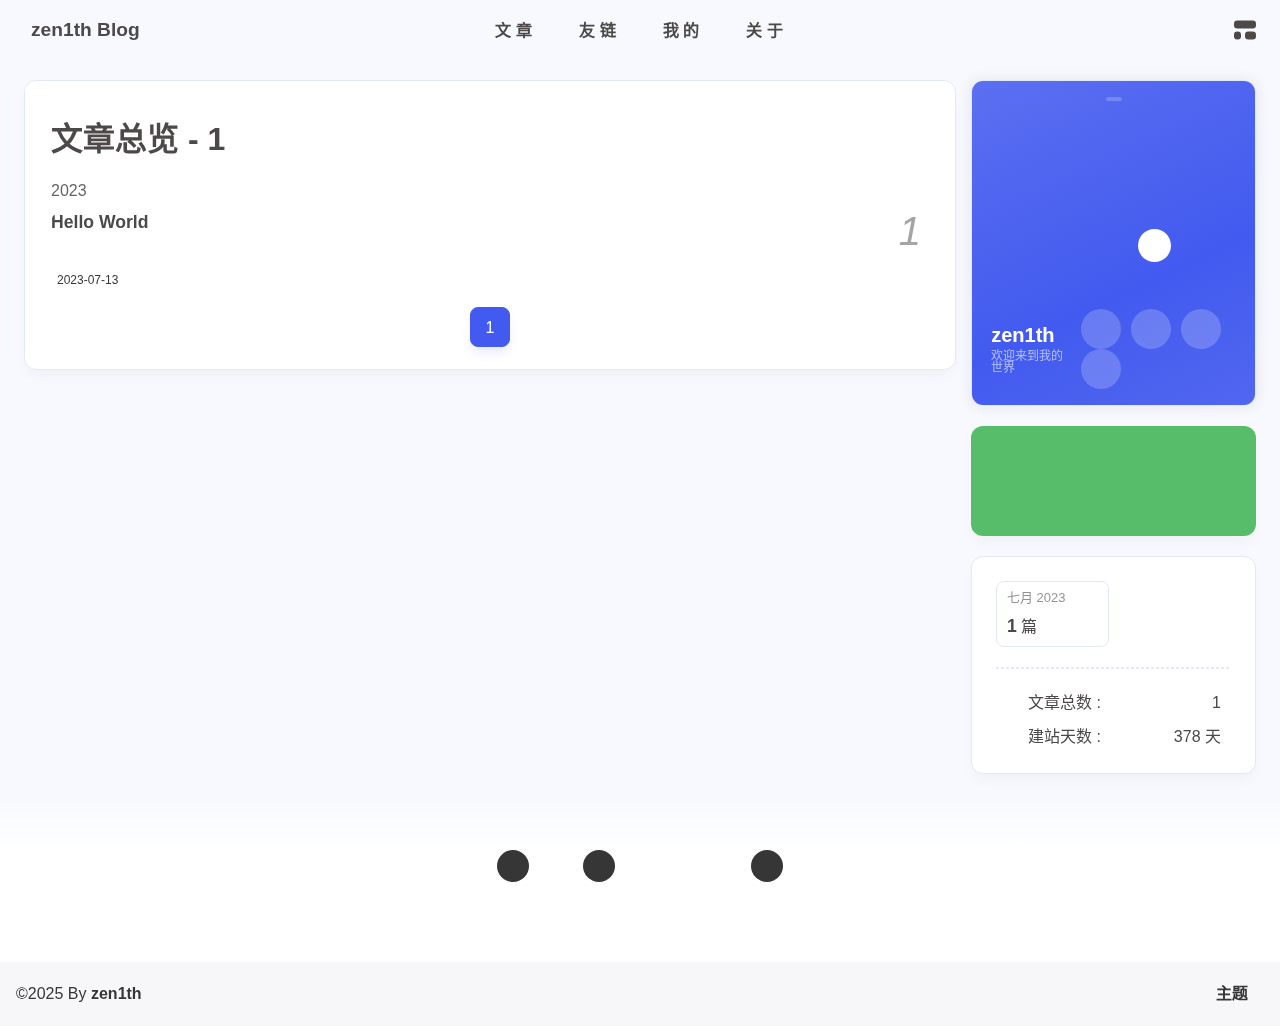
<file: archives/2023/index.html>
<!DOCTYPE html><html lang="zh-CN" data-theme="light"><head><meta charset="UTF-8"><meta http-equiv="X-UA-Compatible" content="IE=edge"><meta name="viewport" content="width=device-width, initial-scale=1.0, user-scalable=no"><title>2023 | zen1th Blog</title><meta name="author" content="zen1th"><meta name="copyright" content="zen1th"><meta name="format-detection" content="telephone=no"><meta name="theme-color" content="#f7f9fe"><meta name="mobile-web-app-capable" content="yes"><meta name="apple-touch-fullscreen" content="yes"><meta name="apple-mobile-web-app-title" content="2023"><meta name="application-name" content="2023"><meta name="apple-mobile-web-app-capable" content="yes"><meta name="apple-mobile-web-app-status-bar-style" content="#f7f9fe"><meta property="og:type" content="website"><meta property="og:title" content="2023"><meta property="og:url" content="https://zen1th.vip/archives/2023/index.html"><meta property="og:site_name" content="zen1th Blog"><meta property="og:description" content="2023"><meta property="og:locale" content="zh-CN"><meta property="og:image" content="https://zen1th.vip/assets/avatar.png"><meta property="article:author" content="zen1th"><meta property="article:tag"><meta name="twitter:card" content="summary"><meta name="twitter:image" content="https://zen1th.vip/assets/avatar.png"><meta name="description" content="2023"><link rel="shortcut icon" href="/assets/favicon.ico"><link rel="canonical" href="https://zen1th.vip/archives/2023/"><link rel="preconnect" href="//cdn.cbd.int"/><meta name="google-site-verification" content="xxx"/><meta name="baidu-site-verification" content="code-xxx"/><meta name="msvalidate.01" content="xxx"/><link rel="stylesheet" href="/css/index.css"><link rel="stylesheet" href="https://cdn.cbd.int/@fortawesome/fontawesome-free@6.4.0/css/all.min.css" media="print" onload="this.media='all'"><link rel="stylesheet" href="https://cdn.cbd.int/node-snackbar@0.1.16/dist/snackbar.min.css" media="print" onload="this.media='all'"><link rel="stylesheet" href="https://cdn.cbd.int/@fancyapps/ui@5.0.28/dist/fancybox/fancybox.css" media="print" onload="this.media='all'"><script>const GLOBAL_CONFIG = {
  linkPageTop: undefined,
  peoplecanvas: {"enable":true,"img":"https://upload-bbs.miyoushe.com/upload/2024/07/27/125766904/ba62475f396df9de3316a08ed9e65d86_5680958632268053399..png"},
  postHeadAiDescription: {"enable":true,"gptName":"AnZhiYu","mode":"local","switchBtn":false,"btnLink":"https://afdian.net/item/886a79d4db6711eda42a52540025c377","randomNum":3,"basicWordCount":1000,"key":"xxxx","Referer":"https://xx.xx/"},
  diytitle: {"enable":true,"leaveTitle":"w(ﾟДﾟ)w 不要走！再看看嘛！","backTitle":"♪(^∇^*)欢迎肥来！"},
  LA51: undefined,
  greetingBox: undefined,
  twikooEnvId: '',
  commentBarrageConfig:undefined,
  music_page_default: "nav_music",
  root: '/',
  preloader: {"source":3},
  friends_vue_info: undefined,
  navMusic: true,
  mainTone: undefined,
  authorStatus: {"skills":null},
  algolia: undefined,
  localSearch: undefined,
  translate: {"defaultEncoding":2,"translateDelay":0,"msgToTraditionalChinese":"繁","msgToSimplifiedChinese":"简","rightMenuMsgToTraditionalChinese":"转为繁体","rightMenuMsgToSimplifiedChinese":"转为简体"},
  noticeOutdate: {"limitDay":180,"position":"top","messagePrev":"距离上次更新已过去","messageNext":"天，部分内容可能已过时。"},
  highlight: {"plugin":"highlight.js","highlightCopy":true,"highlightLang":true,"highlightHeightLimit":330},
  copy: {
    success: '复制成功',
    error: '复制错误',
    noSupport: '浏览器不支持'
  },
  relativeDate: {
    homepage: false,
    simplehomepage: true,
    post: false
  },
  runtime: '天',
  date_suffix: {
    just: '刚刚',
    min: '分钟前',
    hour: '小时前',
    day: '天前',
    month: '个月前'
  },
  copyright: {"copy":true,"copyrightEbable":false,"limitCount":50,"languages":{"author":"作者: zen1th","link":"链接: ","source":"来源: zen1th Blog","info":"著作权归作者所有。商业转载请联系作者获得授权，非商业转载请注明出处。","copySuccess":"复制成功，复制和转载请标注本文地址"}},
  lightbox: 'fancybox',
  Snackbar: {"chs_to_cht":"你已切换为繁体","cht_to_chs":"你已切换为简体","day_to_night":"你已切换为深色模式","night_to_day":"你已切换为浅色模式","bgLight":"#425AEF","bgDark":"#1f1f1f","position":"top-center"},
  source: {
    justifiedGallery: {
      js: 'https://cdn.cbd.int/flickr-justified-gallery@2.1.2/dist/fjGallery.min.js',
      css: 'https://cdn.cbd.int/flickr-justified-gallery@2.1.2/dist/fjGallery.css'
    }
  },
  isPhotoFigcaption: false,
  islazyload: true,
  isAnchor: false,
  shortcutKey: undefined,
  autoDarkmode: true
}</script><script id="config-diff">var GLOBAL_CONFIG_SITE = {
  configTitle: 'zen1th Blog',
  title: '2023',
  postAI: '',
  pageFillDescription: '',
  isPost: false,
  isHome: false,
  isHighlightShrink: false,
  isToc: false,
  postUpdate: '2025-07-15 17:00:18',
  postMainColor: '',
}</script><noscript><style type="text/css">
  #nav {
    opacity: 1
  }
  .justified-gallery img {
    opacity: 1
  }

  #recent-posts time,
  #post-meta time {
    display: inline !important
  }
</style></noscript><script>(win=>{
      win.saveToLocal = {
        set: (key, value, ttl) => {
          if (ttl === 0) return
          const now = Date.now()
          const expiry = now + ttl * 86400000
          const item = {
            value,
            expiry
          }
          localStorage.setItem(key, JSON.stringify(item))
        },
      
        get: key => {
          const itemStr = localStorage.getItem(key)
      
          if (!itemStr) {
            return undefined
          }
          const item = JSON.parse(itemStr)
          const now = Date.now()
      
          if (now > item.expiry) {
            localStorage.removeItem(key)
            return undefined
          }
          return item.value
        }
      }
    
      win.getScript = (url, attr = {}) => new Promise((resolve, reject) => {
        const script = document.createElement('script')
        script.src = url
        script.async = true
        script.onerror = reject
        script.onload = script.onreadystatechange = function() {
          const loadState = this.readyState
          if (loadState && loadState !== 'loaded' && loadState !== 'complete') return
          script.onload = script.onreadystatechange = null
          resolve()
        }

        Object.keys(attr).forEach(key => {
          script.setAttribute(key, attr[key])
        })

        document.head.appendChild(script)
      })
    
      win.getCSS = (url, id = false) => new Promise((resolve, reject) => {
        const link = document.createElement('link')
        link.rel = 'stylesheet'
        link.href = url
        if (id) link.id = id
        link.onerror = reject
        link.onload = link.onreadystatechange = function() {
          const loadState = this.readyState
          if (loadState && loadState !== 'loaded' && loadState !== 'complete') return
          link.onload = link.onreadystatechange = null
          resolve()
        }
        document.head.appendChild(link)
      })
    
      win.activateDarkMode = () => {
        document.documentElement.setAttribute('data-theme', 'dark')
        if (document.querySelector('meta[name="theme-color"]') !== null) {
          document.querySelector('meta[name="theme-color"]').setAttribute('content', '#18171d')
        }
      }
      win.activateLightMode = () => {
        document.documentElement.setAttribute('data-theme', 'light')
        if (document.querySelector('meta[name="theme-color"]') !== null) {
          document.querySelector('meta[name="theme-color"]').setAttribute('content', '#f7f9fe')
        }
      }
      const t = saveToLocal.get('theme')
    
          const isDarkMode = window.matchMedia('(prefers-color-scheme: dark)').matches
          const isLightMode = window.matchMedia('(prefers-color-scheme: light)').matches
          const isNotSpecified = window.matchMedia('(prefers-color-scheme: no-preference)').matches
          const hasNoSupport = !isDarkMode && !isLightMode && !isNotSpecified

          if (t === undefined) {
            if (isLightMode) activateLightMode()
            else if (isDarkMode) activateDarkMode()
            else if (isNotSpecified || hasNoSupport) {
              const now = new Date()
              const hour = now.getHours()
              const isNight = hour <= 6 || hour >= 18
              isNight ? activateDarkMode() : activateLightMode()
            }
            window.matchMedia('(prefers-color-scheme: dark)').addListener(e => {
              if (saveToLocal.get('theme') === undefined) {
                e.matches ? activateDarkMode() : activateLightMode()
              }
            })
          } else if (t === 'light') activateLightMode()
          else activateDarkMode()
        
      const asideStatus = saveToLocal.get('aside-status')
      if (asideStatus !== undefined) {
        if (asideStatus === 'hide') {
          document.documentElement.classList.add('hide-aside')
        } else {
          document.documentElement.classList.remove('hide-aside')
        }
      }
    
      const detectApple = () => {
        if(/iPad|iPhone|iPod|Macintosh/.test(navigator.userAgent)){
          document.documentElement.classList.add('apple')
        }
      }
      detectApple()
    })(window)</script><meta name="generator" content="Hexo 7.3.0"></head><body data-type="anzhiyu"><div id="web_bg"></div><div id="an_music_bg"></div><div id="loading-box" onclick="document.getElementById(&quot;loading-box&quot;).classList.add(&quot;loaded&quot;)"><div class="loading-bg"><img class="loading-img nolazyload" alt="加载头像" src="/assets/lazyload.gif"/><div class="loading-image-dot"></div></div></div><script>const preloader = {
  endLoading: () => {
    document.getElementById('loading-box').classList.add("loaded");
  },
  initLoading: () => {
    document.getElementById('loading-box').classList.remove("loaded")
  }
}
window.addEventListener('load',()=> { preloader.endLoading() })
setTimeout(function(){preloader.endLoading();},10000)

if (true) {
  document.addEventListener('pjax:send', () => { preloader.initLoading() })
  document.addEventListener('pjax:complete', () => { preloader.endLoading() })
}</script><link rel="stylesheet" href="https://cdn.cbd.int/anzhiyu-theme-static@1.1.10/progress_bar/progress_bar.css"/><script async="async" src="https://cdn.cbd.int/pace-js@1.2.4/pace.min.js" data-pace-options="{ &quot;restartOnRequestAfter&quot;:false,&quot;eventLag&quot;:false}"></script><div class="page" id="body-wrap"><header class="not-top-img" id="page-header"><nav id="nav"><div id="nav-group"><span id="blog_name"><a id="site-name" href="/" accesskey="h"><div class="title">zen1th Blog</div><i class="anzhiyufont anzhiyu-icon-house-chimney"></i></a></span><div class="mask-name-container"><div id="name-container"><a id="page-name" href="javascript:anzhiyu.scrollToDest(0, 500)">PAGE_NAME</a></div></div><div id="menus"><div class="menus_items"><div class="menus_item"><a class="site-page" href="javascript:void(0);"><span> 文章</span></a><ul class="menus_item_child"><li><a class="site-page child faa-parent animated-hover" href="/archives/"><i class="anzhiyufont anzhiyu-icon-box-archive faa-tada" style="font-size: 0.9em;"></i><span> 文章列表</span></a></li><li><a class="site-page child faa-parent animated-hover" href="/categories/"><i class="anzhiyufont anzhiyu-icon-shapes faa-tada" style="font-size: 0.9em;"></i><span> 全部分类</span></a></li><li><a class="site-page child faa-parent animated-hover" href="/tags/"><i class="anzhiyufont anzhiyu-icon-tags faa-tada" style="font-size: 0.9em;"></i><span> 全部标签</span></a></li></ul></div><div class="menus_item"><a class="site-page" href="javascript:void(0);"><span> 友链</span></a><ul class="menus_item_child"><li><a class="site-page child faa-parent animated-hover" href="/link/"><i class="anzhiyufont anzhiyu-icon-link faa-tada" style="font-size: 0.9em;"></i><span> 友情链接</span></a></li></ul></div><div class="menus_item"><a class="site-page" href="javascript:void(0);"><span> 我的</span></a><ul class="menus_item_child"><li><a class="site-page child faa-parent animated-hover" href="/music/"><i class="anzhiyufont anzhiyu-icon-music faa-tada" style="font-size: 0.9em;"></i><span> 音乐馆</span></a></li></ul></div><div class="menus_item"><a class="site-page" href="javascript:void(0);"><span> 关于</span></a><ul class="menus_item_child"><li><a class="site-page child faa-parent animated-hover" href="/about/"><i class="anzhiyufont anzhiyu-icon-paper-plane faa-tada" style="font-size: 0.9em;"></i><span> 关于本人</span></a></li><li><a class="site-page child faa-parent animated-hover" href="/essay/"><i class="anzhiyufont anzhiyu-icon-lightbulb faa-tada" style="font-size: 0.9em;"></i><span> 闲言碎语</span></a></li></ul></div></div></div><div id="nav-right"><div class="nav-button only-home" id="travellings_button" title="随机前往一个开往项目网站"><a class="site-page" onclick="anzhiyu.totraveling()" title="随机前往一个开往项目网站" href="javascript:void(0);" rel="external nofollow" data-pjax-state="external"><i class="anzhiyufont anzhiyu-icon-train"></i></a></div><div class="nav-button" id="randomPost_button"><a class="site-page" onclick="toRandomPost()" title="随机前往一个文章" href="javascript:void(0);"><i class="anzhiyufont anzhiyu-icon-dice"></i></a></div><input id="center-console" type="checkbox"/><label class="widget" for="center-console" title="中控台" onclick="anzhiyu.switchConsole();"><i class="left"></i><i class="widget center"></i><i class="widget right"></i></label><div id="console"><div class="console-card-group-reward"><ul class="reward-all console-card"><li class="reward-item"><a href="https://npm.elemecdn.com/anzhiyu-blog@1.1.6/img/post/common/qrcode-weichat.png" target="_blank"><img class="post-qr-code-img" alt="微信" src= "[data-uri]" onerror="this.onerror=null,this.src=&quot;/img/404.jpg&quot;" data-lazy-src="https://npm.elemecdn.com/anzhiyu-blog@1.1.6/img/post/common/qrcode-weichat.png"/></a><div class="post-qr-code-desc">微信</div></li><li class="reward-item"><a href="https://npm.elemecdn.com/anzhiyu-blog@1.1.6/img/post/common/qrcode-alipay.png" target="_blank"><img class="post-qr-code-img" alt="支付宝" src= "[data-uri]" onerror="this.onerror=null,this.src=&quot;/img/404.jpg&quot;" data-lazy-src="https://npm.elemecdn.com/anzhiyu-blog@1.1.6/img/post/common/qrcode-alipay.png"/></a><div class="post-qr-code-desc">支付宝</div></li></ul></div><div class="console-card-group"><div class="console-card-group-left"><div class="console-card" id="card-newest-comments"><div class="card-content"><div class="author-content-item-tips">互动</div><span class="author-content-item-title"> 最新评论</span></div><div class="aside-list"><span>正在加载中...</span></div></div></div><div class="console-card-group-right"><div class="console-card tags"><div class="card-content"><div class="author-content-item-tips">兴趣点</div><span class="author-content-item-title">寻找你感兴趣的领域</span></div></div><div class="console-card history"><div class="item-headline"><i class="anzhiyufont anzhiyu-icon-box-archiv"></i><span>文章</span></div><div class="card-archives"><div class="item-headline"><i class="anzhiyufont anzhiyu-icon-archive"></i><span>归档</span></div><ul class="card-archive-list"><li class="card-archive-list-item"><a class="card-archive-list-link" href="/archives/2023/07/"><span class="card-archive-list-date">七月 2023</span><div class="card-archive-list-count-group"><span class="card-archive-list-count">1</span><span>篇</span></div></a></li></ul></div><hr/></div></div></div><div class="button-group"><div class="console-btn-item"><a class="darkmode_switchbutton" title="显示模式切换" href="javascript:void(0);"><i class="anzhiyufont anzhiyu-icon-moon"></i></a></div><div class="console-btn-item" id="consoleHideAside" onclick="anzhiyu.hideAsideBtn()" title="边栏显示控制"><a class="asideSwitch"><i class="anzhiyufont anzhiyu-icon-arrows-left-right"></i></a></div><div class="console-btn-item" id="consoleMusic" onclick="anzhiyu.musicToggle()" title="音乐开关"><a class="music-switch"><i class="anzhiyufont anzhiyu-icon-music"></i></a></div></div><div class="console-mask" onclick="anzhiyu.hideConsole()" href="javascript:void(0);"></div></div><div class="nav-button" id="nav-totop"><a class="totopbtn" href="javascript:void(0);"><i class="anzhiyufont anzhiyu-icon-arrow-up"></i><span id="percent" onclick="anzhiyu.scrollToDest(0,500)">0</span></a></div><div id="toggle-menu"><a class="site-page" href="javascript:void(0);" title="切换"><i class="anzhiyufont anzhiyu-icon-bars"></i></a></div></div></div></nav></header><main id="blog-container"><div class="layout" id="content-inner"><div id="archive"><div class="article-sort-title">文章总览 - 1</div><div class="article-sort"><div class="article-sort-item year"><span>2023</span></div><div class="article-sort-item no-article-cover"><div class="article-sort-item-info"><a class="article-sort-item-title" href="/2023/07/13/hello-world/" title="Hello World">Hello World</a><span class="article-sort-item-index">1</span><div class="article-meta-wrap"><div class="article-sort-item-time"><i class="anzhiyufont anzhiyu-icon-calendar-alt"></i><time class="post-meta-date-created" datetime="2023-07-13T08:16:21.000Z" title="发表于 2023-07-13 16:16:21">2023-07-13</time></div></div></div></div></div><nav id="pagination"><div class="pagination"><span class="page-number current">1</span></div></nav></div><div class="aside-content" id="aside-content"><div class="card-widget card-info"><div class="card-content"><div class="author-info__sayhi" id="author-info__sayhi" onclick="anzhiyu.changeSayHelloText()"></div><div class="author-info-avatar"><img class="avatar-img" src= "[data-uri]" onerror="this.onerror=null,this.src=&quot;/img/404.jpg&quot;" data-lazy-src="/assets/avatar.png" onerror="this.onerror=null;this.src='/img/friend_404.gif'" alt="avatar"/><div class="author-status"><img class="g-status" src= "[data-uri]" onerror="this.onerror=null,this.src=&quot;/img/404.jpg&quot;" data-lazy-src="/assets/favicon.png" alt="status"/></div></div><div class="author-info__description">爱数码，爱折腾 dierhang
</div><div class="author-info__bottom-group"><a class="author-info__bottom-group-left" href="/"><h1 class="author-info__name">zen1th</h1><div class="author-info__desc">欢迎来到我的世界</div></a><div class="card-info-social-icons is-center"><a class="social-icon faa-parent animated-hover" href="https://github.com/niaopian" target="_blank" title="Github"><i class="anzhiyufont anzhiyu-icon-github"></i></a><a class="social-icon faa-parent animated-hover" href="/atom.xml" target="_blank" title="RSS"><i class="anzhiyufont anzhiyu-icon-rss"></i></a><a class="social-icon faa-parent animated-hover" href="mailto:2251829764@qq.com" target="_blank" title="Email"><i class="anzhiyufont anzhiyu-icon-envelope"></i></a><a class="social-icon faa-parent animated-hover" href="https://m.cmx.im/@zen1th" target="_blank" title="Mastodon"><i class="fa-brands fa-mastodon faa-tada"></i></a></div></div></div></div><div class="card-widget anzhiyu-right-widget" id="card-wechat" onclick="null"><div id="flip-wrapper"><div id="flip-content"><div class="face" style="background: url(https://bu.dusays.com/2023/01/13/63c02edf44033.png) center center / 100% no-repeat"></div><div class="back face" style="background: url(https://bu.dusays.com/2023/05/13/645fa415e8694.png) center center / 100% no-repeat"></div></div></div></div><div class="sticky_layout"><div class="card-widget"><div class="card-archives"><div class="item-headline"><i class="anzhiyufont anzhiyu-icon-archive"></i><span>归档</span></div><ul class="card-archive-list"><li class="card-archive-list-item"><a class="card-archive-list-link" href="/archives/2023/07/"><span class="card-archive-list-date">七月 2023</span><div class="card-archive-list-count-group"><span class="card-archive-list-count">1</span><span>篇</span></div></a></li></ul></div><hr/><div class="card-webinfo"><div class="item-headline"><i class="anzhiyufont anzhiyu-icon-chart-line"></i><span>网站资讯</span></div><div class="webinfo"><div class="webinfo-item"><div class="webinfo-item-title"><i class="anzhiyufont anzhiyu-icon-file-lines"></i><div class="item-name">文章总数 :</div></div><div class="item-count">1</div></div><div class="webinfo-item"><div class="webinfo-item-title"><i class="anzhiyufont anzhiyu-icon-stopwatch"></i><div class="item-name">建站天数 :</div></div><div class="item-count" id="runtimeshow" data-publishDate="2025-07-12T16:00:00.000Z"><i class="anzhiyufont anzhiyu-icon-spinner anzhiyu-spin"></i></div></div></div></div></div></div></div></div></main><footer id="footer"><div id="footer-wrap"><div id="footer_deal"><a class="deal_link" href="mailto:2251829764@qq.com" title="email"><i class="anzhiyufont anzhiyu-icon-envelope"></i></a><a class="deal_link" href="/atom.xml" title="RSS"><i class="anzhiyufont anzhiyu-icon-rss"></i></a><img class="footer_mini_logo" title="返回顶部" alt="返回顶部" onclick="anzhiyu.scrollToDest(0, 500)" src= "[data-uri]" onerror="this.onerror=null,this.src=&quot;/img/404.jpg&quot;" data-lazy-src="/assets/avatar.png" size="50px"/><a class="deal_link" target="_blank" rel="noopener" href="https://github.com/niaopian" title="Github"><i class="anzhiyufont anzhiyu-icon-github"></i></a></div><p id="ghbdages"><a class="github-badge" target="_blank" href="https://hexo.io/" style="margin-inline:5px" data-title="博客框架为Hexo_v5.4.0" title="博客框架为Hexo_v5.4.0"><img src= "[data-uri]" onerror="this.onerror=null,this.src=&quot;/img/404.jpg&quot;" data-lazy-src="https://npm.elemecdn.com/anzhiyu-blog@2.1.5/img/badge/Frame-Hexo.svg" alt="博客框架为Hexo_v5.4.0"/></a><a class="github-badge" target="_blank" href="https://blog.anheyu.com/" style="margin-inline:5px" data-title="本站使用AnZhiYu主题" title="本站使用AnZhiYu主题"><img src= "[data-uri]" onerror="this.onerror=null,this.src=&quot;/img/404.jpg&quot;" data-lazy-src="https://npm.elemecdn.com/anzhiyu-theme-static@1.0.9/img/Theme-AnZhiYu-2E67D3.svg" alt="本站使用AnZhiYu主题"/></a><a class="github-badge" target="_blank" href="https://github.com/niaopian" style="margin-inline:5px" data-title="本站项目由Github托管" title="本站项目由Github托管"><img src= "[data-uri]" onerror="this.onerror=null,this.src=&quot;/img/404.jpg&quot;" data-lazy-src="https://npm.elemecdn.com/anzhiyu-blog@2.1.5/img/badge/Source-Github.svg" alt="本站项目由Github托管"/></a></p></div><div id="footer-bar"><div class="footer-bar-links"><div class="footer-bar-left"><div id="footer-bar-tips"><div class="copyright">&copy;2025 By <a class="footer-bar-link" href="/" title="zen1th" target="_blank">zen1th</a></div></div><div id="footer-type-tips"></div></div><div class="footer-bar-right"><a class="footer-bar-link" target="_blank" rel="noopener" href="https://github.com/anzhiyu-c/hexo-theme-anzhiyu" title="主题">主题</a></div></div></div></footer></div><div id="sidebar"><div id="menu-mask"></div><div id="sidebar-menus"><div class="sidebar-site-data site-data is-center"><a href="/archives/" title="archive"><div class="headline">文章</div><div class="length-num">1</div></a><a href="/tags/" title="tag"><div class="headline">标签</div><div class="length-num">0</div></a><a href="/categories/" title="category"><div class="headline">分类</div><div class="length-num">0</div></a></div><span class="sidebar-menu-item-title">功能</span><div class="sidebar-menu-item"><a class="darkmode_switchbutton menu-child" href="javascript:void(0);" title="显示模式"><i class="anzhiyufont anzhiyu-icon-circle-half-stroke"></i><span>显示模式</span></a></div><div class="back-menu-list-groups"><div class="back-menu-list-group"><div class="back-menu-list-title">网页</div><div class="back-menu-list"><a class="back-menu-item" target="_blank" rel="noopener" href="https://blog.zen1th.vip/" title="博客"><img class="back-menu-item-icon" src= "[data-uri]" onerror="this.onerror=null,this.src=&quot;/img/404.jpg&quot;" data-lazy-src="/img/favicon.ico" alt="博客"/><span class="back-menu-item-text">博客</span></a></div></div><div class="back-menu-list-group"><div class="back-menu-list-title">项目</div><div class="back-menu-list"><a class="back-menu-item" target="_blank" rel="noopener" href="https://image.anheyu.com/" title="安知鱼图床"><img class="back-menu-item-icon" src= "[data-uri]" onerror="this.onerror=null,this.src=&quot;/img/404.jpg&quot;" data-lazy-src="https://image.anheyu.com/favicon.ico" alt="安知鱼图床"/><span class="back-menu-item-text">安知鱼图床</span></a></div></div></div><div class="menus_items"><div class="menus_item"><a class="site-page" href="javascript:void(0);"><span> 文章</span></a><ul class="menus_item_child"><li><a class="site-page child faa-parent animated-hover" href="/archives/"><i class="anzhiyufont anzhiyu-icon-box-archive faa-tada" style="font-size: 0.9em;"></i><span> 文章列表</span></a></li><li><a class="site-page child faa-parent animated-hover" href="/categories/"><i class="anzhiyufont anzhiyu-icon-shapes faa-tada" style="font-size: 0.9em;"></i><span> 全部分类</span></a></li><li><a class="site-page child faa-parent animated-hover" href="/tags/"><i class="anzhiyufont anzhiyu-icon-tags faa-tada" style="font-size: 0.9em;"></i><span> 全部标签</span></a></li></ul></div><div class="menus_item"><a class="site-page" href="javascript:void(0);"><span> 友链</span></a><ul class="menus_item_child"><li><a class="site-page child faa-parent animated-hover" href="/link/"><i class="anzhiyufont anzhiyu-icon-link faa-tada" style="font-size: 0.9em;"></i><span> 友情链接</span></a></li></ul></div><div class="menus_item"><a class="site-page" href="javascript:void(0);"><span> 我的</span></a><ul class="menus_item_child"><li><a class="site-page child faa-parent animated-hover" href="/music/"><i class="anzhiyufont anzhiyu-icon-music faa-tada" style="font-size: 0.9em;"></i><span> 音乐馆</span></a></li></ul></div><div class="menus_item"><a class="site-page" href="javascript:void(0);"><span> 关于</span></a><ul class="menus_item_child"><li><a class="site-page child faa-parent animated-hover" href="/about/"><i class="anzhiyufont anzhiyu-icon-paper-plane faa-tada" style="font-size: 0.9em;"></i><span> 关于本人</span></a></li><li><a class="site-page child faa-parent animated-hover" href="/essay/"><i class="anzhiyufont anzhiyu-icon-lightbulb faa-tada" style="font-size: 0.9em;"></i><span> 闲言碎语</span></a></li></ul></div></div><span class="sidebar-menu-item-title">标签</span></div></div><div id="rightside"><div id="rightside-config-hide"><button id="translateLink" type="button" title="简繁转换">繁</button><button id="darkmode" type="button" title="浅色和深色模式转换"><i class="anzhiyufont anzhiyu-icon-circle-half-stroke"></i></button><button id="hide-aside-btn" type="button" title="单栏和双栏切换"><i class="anzhiyufont anzhiyu-icon-arrows-left-right"></i></button></div><div id="rightside-config-show"><button id="rightside-config" type="button" title="设置"><i class="anzhiyufont anzhiyu-icon-gear"></i></button><button id="go-up" type="button" title="回到顶部"><i class="anzhiyufont anzhiyu-icon-arrow-up"></i></button></div></div><div id="nav-music"><a id="nav-music-hoverTips" onclick="anzhiyu.musicToggle()" accesskey="m">播放音乐</a><div id="console-music-bg"></div><meting-js id="8152976493" server="netease" type="playlist" mutex="true" preload="none" theme="var(--anzhiyu-main)" data-lrctype="0" order="random" volume="0.7"></meting-js></div><div id="rightMenu"><div class="rightMenu-group rightMenu-small"><div class="rightMenu-item" id="menu-backward"><i class="anzhiyufont anzhiyu-icon-arrow-left"></i></div><div class="rightMenu-item" id="menu-forward"><i class="anzhiyufont anzhiyu-icon-arrow-right"></i></div><div class="rightMenu-item" id="menu-refresh"><i class="anzhiyufont anzhiyu-icon-arrow-rotate-right" style="font-size: 1rem;"></i></div><div class="rightMenu-item" id="menu-top"><i class="anzhiyufont anzhiyu-icon-arrow-up"></i></div></div><div class="rightMenu-group rightMenu-line rightMenuPlugin"><div class="rightMenu-item" id="menu-copytext"><i class="anzhiyufont anzhiyu-icon-copy"></i><span>复制选中文本</span></div><div class="rightMenu-item" id="menu-pastetext"><i class="anzhiyufont anzhiyu-icon-paste"></i><span>粘贴文本</span></div><a class="rightMenu-item" id="menu-commenttext"><i class="anzhiyufont anzhiyu-icon-comment-medical"></i><span>引用到评论</span></a><div class="rightMenu-item" id="menu-newwindow"><i class="anzhiyufont anzhiyu-icon-window-restore"></i><span>新窗口打开</span></div><div class="rightMenu-item" id="menu-copylink"><i class="anzhiyufont anzhiyu-icon-link"></i><span>复制链接地址</span></div><div class="rightMenu-item" id="menu-copyimg"><i class="anzhiyufont anzhiyu-icon-images"></i><span>复制此图片</span></div><div class="rightMenu-item" id="menu-downloadimg"><i class="anzhiyufont anzhiyu-icon-download"></i><span>下载此图片</span></div><div class="rightMenu-item" id="menu-newwindowimg"><i class="anzhiyufont anzhiyu-icon-window-restore"></i><span>新窗口打开图片</span></div><div class="rightMenu-item" id="menu-search"><i class="anzhiyufont anzhiyu-icon-magnifying-glass"></i><span>站内搜索</span></div><div class="rightMenu-item" id="menu-searchBaidu"><i class="anzhiyufont anzhiyu-icon-magnifying-glass"></i><span>百度搜索</span></div><div class="rightMenu-item" id="menu-music-toggle"><i class="anzhiyufont anzhiyu-icon-play"></i><span>播放音乐</span></div><div class="rightMenu-item" id="menu-music-back"><i class="anzhiyufont anzhiyu-icon-backward"></i><span>切换到上一首</span></div><div class="rightMenu-item" id="menu-music-forward"><i class="anzhiyufont anzhiyu-icon-forward"></i><span>切换到下一首</span></div><div class="rightMenu-item" id="menu-music-playlist" onclick="window.open(&quot;https://y.qq.com/n/ryqq/playlist/8802438608&quot;, &quot;_blank&quot;);" style="display: none;"><i class="anzhiyufont anzhiyu-icon-radio"></i><span>查看所有歌曲</span></div><div class="rightMenu-item" id="menu-music-copyMusicName"><i class="anzhiyufont anzhiyu-icon-copy"></i><span>复制歌名</span></div></div><div class="rightMenu-group rightMenu-line rightMenuOther"><a class="rightMenu-item menu-link" id="menu-randomPost"><i class="anzhiyufont anzhiyu-icon-shuffle"></i><span>随便逛逛</span></a><a class="rightMenu-item menu-link" href="/categories/"><i class="anzhiyufont anzhiyu-icon-cube"></i><span>博客分类</span></a><a class="rightMenu-item menu-link" href="/tags/"><i class="anzhiyufont anzhiyu-icon-tags"></i><span>文章标签</span></a></div><div class="rightMenu-group rightMenu-line rightMenuOther"><a class="rightMenu-item" id="menu-copy" href="javascript:void(0);"><i class="anzhiyufont anzhiyu-icon-copy"></i><span>复制地址</span></a><a class="rightMenu-item" id="menu-commentBarrage" href="javascript:void(0);"><i class="anzhiyufont anzhiyu-icon-message"></i><span class="menu-commentBarrage-text">关闭热评</span></a><a class="rightMenu-item" id="menu-darkmode" href="javascript:void(0);"><i class="anzhiyufont anzhiyu-icon-circle-half-stroke"></i><span class="menu-darkmode-text">深色模式</span></a><a class="rightMenu-item" id="menu-translate" href="javascript:void(0);"><i class="anzhiyufont anzhiyu-icon-language"></i><span>轉為繁體</span></a></div></div><div id="rightmenu-mask"></div><div><script src="/js/utils.js"></script><script src="/js/main.js"></script><script src="/js/tw_cn.js"></script><script src="https://cdn.cbd.int/@fancyapps/ui@5.0.28/dist/fancybox/fancybox.umd.js"></script><script src="https://cdn.cbd.int/instant.page@5.2.0/instantpage.js" type="module"></script><script src="https://cdn.cbd.int/vanilla-lazyload@17.8.5/dist/lazyload.iife.min.js"></script><script src="https://cdn.cbd.int/node-snackbar@0.1.16/dist/snackbar.min.js"></script><canvas id="universe"></canvas><script async src="https://npm.elemecdn.com/anzhiyu-theme-static@1.0.0/dark/dark.js"></script><script>// 消除控制台打印
var HoldLog = console.log;
console.log = function () {};
let now1 = new Date();
queueMicrotask(() => {
  const Log = function () {
    HoldLog.apply(console, arguments);
  }; //在恢复前输出日志
  const grt = new Date("07/13/2025 00:00:00"); //此处修改你的建站时间或者网站上线时间
  now1.setTime(now1.getTime() + 250);
  const days = (now1 - grt) / 1000 / 60 / 60 / 24;
  const dnum = Math.floor(days);
  const ascll = [
    `欢迎使用安知鱼!`,
    `生活明朗, 万物可爱`,
    `
        
       █████╗ ███╗   ██╗███████╗██╗  ██╗██╗██╗   ██╗██╗   ██╗
      ██╔══██╗████╗  ██║╚══███╔╝██║  ██║██║╚██╗ ██╔╝██║   ██║
      ███████║██╔██╗ ██║  ███╔╝ ███████║██║ ╚████╔╝ ██║   ██║
      ██╔══██║██║╚██╗██║ ███╔╝  ██╔══██║██║  ╚██╔╝  ██║   ██║
      ██║  ██║██║ ╚████║███████╗██║  ██║██║   ██║   ╚██████╔╝
      ╚═╝  ╚═╝╚═╝  ╚═══╝╚══════╝╚═╝  ╚═╝╚═╝   ╚═╝    ╚═════╝
        
        `,
    "已上线",
    dnum,
    "天",
    "©2025 By 安知鱼 V1.6.14",
  ];
  const ascll2 = [`NCC2-036`, `调用前置摄像头拍照成功，识别为【小笨蛋】.`, `Photo captured: `, `🤪`];

  setTimeout(
    Log.bind(
      console,
      `\n%c${ascll[0]} %c ${ascll[1]} %c ${ascll[2]} %c${ascll[3]}%c ${ascll[4]}%c ${ascll[5]}\n\n%c ${ascll[6]}\n`,
      "color:#425AEF",
      "",
      "color:#425AEF",
      "color:#425AEF",
      "",
      "color:#425AEF",
      ""
    )
  );
  setTimeout(
    Log.bind(
      console,
      `%c ${ascll2[0]} %c ${ascll2[1]} %c \n${ascll2[2]} %c\n${ascll2[3]}\n`,
      "color:white; background-color:#4fd953",
      "",
      "",
      'background:url("https://npm.elemecdn.com/anzhiyu-blog@1.1.6/img/post/common/tinggge.gif") no-repeat;font-size:450%'
    )
  );

  setTimeout(Log.bind(console, "%c WELCOME %c 你好，小笨蛋.", "color:white; background-color:#4f90d9", ""));

  setTimeout(
    console.warn.bind(
      console,
      "%c ⚡ Powered by 安知鱼 %c 你正在访问 zen1th 的博客.",
      "color:white; background-color:#f0ad4e",
      ""
    )
  );

  setTimeout(Log.bind(console, "%c W23-12 %c 你已打开控制台.", "color:white; background-color:#4f90d9", ""));

  setTimeout(
    console.warn.bind(console, "%c S013-782 %c 你现在正处于监控中.", "color:white; background-color:#d9534f", "")
  );
});</script><script async src="/anzhiyu/random.js"></script><div class="js-pjax"><input type="hidden" name="page-type" id="page-type" value="anzhiyu"></div><script>var visitorMail = "";
</script><script async data-pjax src="https://cdn.cbd.int/anzhiyu-theme-static@1.0.0/waterfall/waterfall.js"></script><script src="https://lf3-cdn-tos.bytecdntp.com/cdn/expire-1-M/qrcodejs/1.0.0/qrcode.min.js"></script><link rel="stylesheet" href="https://cdn.cbd.int/anzhiyu-theme-static@1.1.9/icon/ali_iconfont_css.css"><link rel="stylesheet" href="https://cdn.cbd.int/anzhiyu-theme-static@1.0.0/aplayer/APlayer.min.css" media="print" onload="this.media='all'"><script src="https://cdn.cbd.int/anzhiyu-blog-static@1.0.1/js/APlayer.min.js"></script><script src="https://cdn.cbd.int/hexo-anzhiyu-music@1.0.1/assets/js/Meting2.min.js"></script><script src="https://cdn.cbd.int/pjax@0.2.8/pjax.min.js"></script><script>let pjaxSelectors = ["head > title","#config-diff","#body-wrap","#rightside-config-hide","#rightside-config-show",".js-pjax"]
var pjax = new Pjax({
  elements: 'a:not([target="_blank"])',
  selectors: pjaxSelectors,
  cacheBust: false,
  analytics: false,
  scrollRestoration: false
})

document.addEventListener('pjax:send', function () {
  // removeEventListener scroll 
  anzhiyu.removeGlobalFnEvent('pjax')
  anzhiyu.removeGlobalFnEvent('themeChange')

  document.getElementById('rightside').classList.remove('rightside-show')
  
  if (window.aplayers) {
    for (let i = 0; i < window.aplayers.length; i++) {
      if (!window.aplayers[i].options.fixed) {
        window.aplayers[i].destroy()
      }
    }
  }

  typeof typed === 'object' && typed.destroy()

  //reset readmode
  const $bodyClassList = document.body.classList
  $bodyClassList.contains('read-mode') && $bodyClassList.remove('read-mode')
})

document.addEventListener('pjax:complete', function () {
  window.refreshFn()

  document.querySelectorAll('script[data-pjax]').forEach(item => {
    const newScript = document.createElement('script')
    const content = item.text || item.textContent || item.innerHTML || ""
    Array.from(item.attributes).forEach(attr => newScript.setAttribute(attr.name, attr.value))
    newScript.appendChild(document.createTextNode(content))
    item.parentNode.replaceChild(newScript, item)
  })

  GLOBAL_CONFIG.islazyload && window.lazyLoadInstance.update()

  typeof panguInit === 'function' && panguInit()

  // google analytics
  typeof gtag === 'function' && gtag('config', '', {'page_path': window.location.pathname});

  // baidu analytics
  typeof _hmt === 'object' && _hmt.push(['_trackPageview',window.location.pathname]);

  typeof loadMeting === 'function' && document.getElementsByClassName('aplayer').length && loadMeting()

  // prismjs
  typeof Prism === 'object' && Prism.highlightAll()
})

document.addEventListener('pjax:error', e => {
  if (e.request.status === 404) {
    pjax.loadUrl('/404.html')
  }
})</script><script charset="UTF-8" src="https://cdn.cbd.int/anzhiyu-theme-static@1.1.5/accesskey/accesskey.js"></script></div><div id="popup-window"><div class="popup-window-title">通知</div><div class="popup-window-divider"></div><div class="popup-window-content"><div class="popup-tip">你好呀</div><div class="popup-link"><i class="anzhiyufont anzhiyu-icon-arrow-circle-right"></i></div></div></div></body></html>
</file>
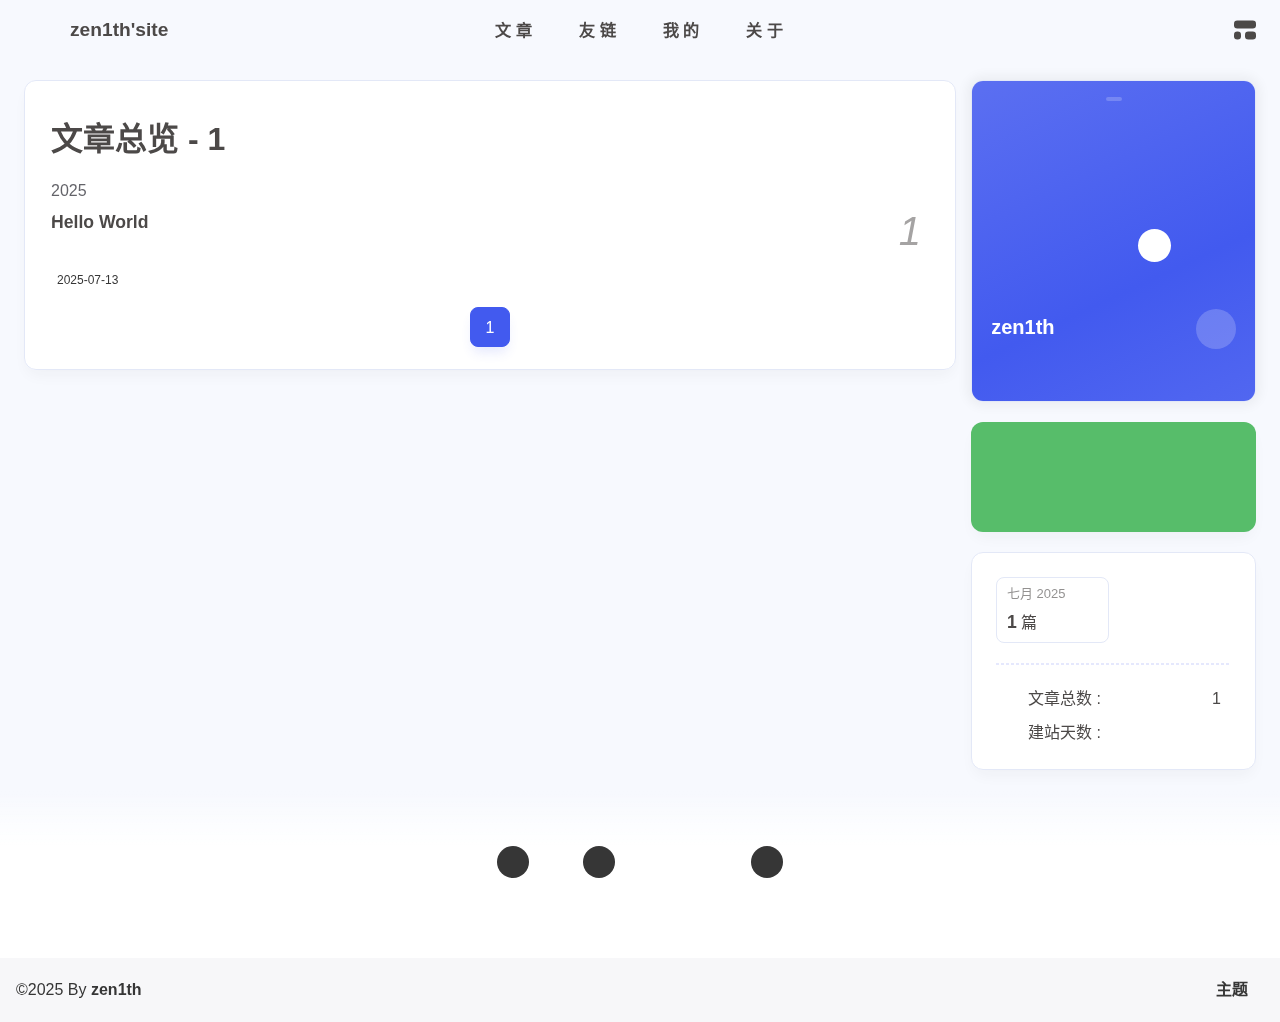
<file: archives/2025/index.html>
<!DOCTYPE html><html lang="zh-CN" data-theme="light"><head><meta charset="UTF-8"><meta http-equiv="X-UA-Compatible" content="IE=edge"><meta name="viewport" content="width=device-width, initial-scale=1.0, user-scalable=no"><title>2025 | zen1th'site</title><meta name="author" content="zen1th"><meta name="copyright" content="zen1th"><meta name="format-detection" content="telephone=no"><meta name="theme-color" content="#f7f9fe"><meta name="mobile-web-app-capable" content="yes"><meta name="apple-touch-fullscreen" content="yes"><meta name="apple-mobile-web-app-title" content="2025"><meta name="application-name" content="2025"><meta name="apple-mobile-web-app-capable" content="yes"><meta name="apple-mobile-web-app-status-bar-style" content="#f7f9fe"><meta property="og:type" content="website"><meta property="og:title" content="2025"><meta property="og:url" content="https://zen1th.vip/archives/2025/index.html"><meta property="og:site_name" content="zen1th'site"><meta property="og:description" content="2025"><meta property="og:locale" content="zh-CN"><meta property="og:image" content="https://zen1th.vip/assets/avatar.png"><meta property="article:author" content="zen1th"><meta property="article:tag"><meta name="twitter:card" content="summary"><meta name="twitter:image" content="https://zen1th.vip/assets/avatar.png"><meta name="description" content="2025"><link rel="shortcut icon" href="/assets/favicon.ico"><link rel="canonical" href="https://zen1th.vip/archives/2025/"><link rel="preconnect" href="//cdn.cbd.int"/><meta name="google-site-verification" content="xxx"/><meta name="baidu-site-verification" content="code-xxx"/><meta name="msvalidate.01" content="xxx"/><link rel="stylesheet" href="/css/index.css"><link rel="stylesheet" href="https://cdn.cbd.int/node-snackbar@0.1.16/dist/snackbar.min.css" media="print" onload="this.media='all'"><link rel="stylesheet" href="https://cdn.cbd.int/@fancyapps/ui@5.0.28/dist/fancybox/fancybox.css" media="print" onload="this.media='all'"><script>const GLOBAL_CONFIG = {
  linkPageTop: undefined,
  peoplecanvas: {"enable":true,"img":"https://upload-bbs.miyoushe.com/upload/2024/07/27/125766904/ba62475f396df9de3316a08ed9e65d86_5680958632268053399..png"},
  postHeadAiDescription: {"enable":true,"gptName":"AnZhiYu","mode":"local","switchBtn":false,"btnLink":"https://afdian.net/item/886a79d4db6711eda42a52540025c377","randomNum":3,"basicWordCount":1000,"key":"xxxx","Referer":"https://xx.xx/"},
  diytitle: {"enable":true,"leaveTitle":"w(ﾟДﾟ)w 不要走！再看看嘛！","backTitle":"♪(^∇^*)欢迎肥来！"},
  LA51: undefined,
  greetingBox: undefined,
  twikooEnvId: '',
  commentBarrageConfig:undefined,
  music_page_default: "nav_music",
  root: '/',
  preloader: {"source":3},
  friends_vue_info: undefined,
  navMusic: true,
  mainTone: undefined,
  authorStatus: {"skills":null},
  algolia: undefined,
  localSearch: undefined,
  translate: {"defaultEncoding":2,"translateDelay":0,"msgToTraditionalChinese":"繁","msgToSimplifiedChinese":"简","rightMenuMsgToTraditionalChinese":"转为繁体","rightMenuMsgToSimplifiedChinese":"转为简体"},
  noticeOutdate: {"limitDay":365,"position":"top","messagePrev":"It has been","messageNext":"days since the last update, the content of the article may be outdated."},
  highlight: {"plugin":"highlight.js","highlightCopy":true,"highlightLang":true,"highlightHeightLimit":330},
  copy: {
    success: '复制成功',
    error: '复制错误',
    noSupport: '浏览器不支持'
  },
  relativeDate: {
    homepage: false,
    simplehomepage: true,
    post: false
  },
  runtime: '天',
  date_suffix: {
    just: '刚刚',
    min: '分钟前',
    hour: '小时前',
    day: '天前',
    month: '个月前'
  },
  copyright: {"copy":true,"copyrightEbable":false,"limitCount":50,"languages":{"author":"作者: zen1th","link":"链接: ","source":"来源: zen1th'site","info":"著作权归作者所有。商业转载请联系作者获得授权，非商业转载请注明出处。","copySuccess":"复制成功，复制和转载请标注本文地址"}},
  lightbox: 'fancybox',
  Snackbar: {"chs_to_cht":"你已切换为繁体","cht_to_chs":"你已切换为简体","day_to_night":"你已切换为深色模式","night_to_day":"你已切换为浅色模式","bgLight":"#425AEF","bgDark":"#1f1f1f","position":"top-center"},
  source: {
    justifiedGallery: {
      js: 'https://cdn.cbd.int/flickr-justified-gallery@2.1.2/dist/fjGallery.min.js',
      css: 'https://cdn.cbd.int/flickr-justified-gallery@2.1.2/dist/fjGallery.css'
    }
  },
  isPhotoFigcaption: false,
  islazyload: true,
  isAnchor: false,
  shortcutKey: undefined,
  autoDarkmode: true
}</script><script id="config-diff">var GLOBAL_CONFIG_SITE = {
  configTitle: 'zen1th'site',
  title: '2025',
  postAI: '',
  pageFillDescription: '',
  isPost: false,
  isHome: false,
  isHighlightShrink: false,
  isToc: false,
  postUpdate: '2025-07-14 20:28:10',
  postMainColor: '',
}</script><noscript><style type="text/css">
  #nav {
    opacity: 1
  }
  .justified-gallery img {
    opacity: 1
  }

  #recent-posts time,
  #post-meta time {
    display: inline !important
  }
</style></noscript><script>(win=>{
      win.saveToLocal = {
        set: (key, value, ttl) => {
          if (ttl === 0) return
          const now = Date.now()
          const expiry = now + ttl * 86400000
          const item = {
            value,
            expiry
          }
          localStorage.setItem(key, JSON.stringify(item))
        },
      
        get: key => {
          const itemStr = localStorage.getItem(key)
      
          if (!itemStr) {
            return undefined
          }
          const item = JSON.parse(itemStr)
          const now = Date.now()
      
          if (now > item.expiry) {
            localStorage.removeItem(key)
            return undefined
          }
          return item.value
        }
      }
    
      win.getScript = (url, attr = {}) => new Promise((resolve, reject) => {
        const script = document.createElement('script')
        script.src = url
        script.async = true
        script.onerror = reject
        script.onload = script.onreadystatechange = function() {
          const loadState = this.readyState
          if (loadState && loadState !== 'loaded' && loadState !== 'complete') return
          script.onload = script.onreadystatechange = null
          resolve()
        }

        Object.keys(attr).forEach(key => {
          script.setAttribute(key, attr[key])
        })

        document.head.appendChild(script)
      })
    
      win.getCSS = (url, id = false) => new Promise((resolve, reject) => {
        const link = document.createElement('link')
        link.rel = 'stylesheet'
        link.href = url
        if (id) link.id = id
        link.onerror = reject
        link.onload = link.onreadystatechange = function() {
          const loadState = this.readyState
          if (loadState && loadState !== 'loaded' && loadState !== 'complete') return
          link.onload = link.onreadystatechange = null
          resolve()
        }
        document.head.appendChild(link)
      })
    
      win.activateDarkMode = () => {
        document.documentElement.setAttribute('data-theme', 'dark')
        if (document.querySelector('meta[name="theme-color"]') !== null) {
          document.querySelector('meta[name="theme-color"]').setAttribute('content', '#18171d')
        }
      }
      win.activateLightMode = () => {
        document.documentElement.setAttribute('data-theme', 'light')
        if (document.querySelector('meta[name="theme-color"]') !== null) {
          document.querySelector('meta[name="theme-color"]').setAttribute('content', '#f7f9fe')
        }
      }
      const t = saveToLocal.get('theme')
    
          const isDarkMode = window.matchMedia('(prefers-color-scheme: dark)').matches
          const isLightMode = window.matchMedia('(prefers-color-scheme: light)').matches
          const isNotSpecified = window.matchMedia('(prefers-color-scheme: no-preference)').matches
          const hasNoSupport = !isDarkMode && !isLightMode && !isNotSpecified

          if (t === undefined) {
            if (isLightMode) activateLightMode()
            else if (isDarkMode) activateDarkMode()
            else if (isNotSpecified || hasNoSupport) {
              const now = new Date()
              const hour = now.getHours()
              const isNight = hour <= 6 || hour >= 18
              isNight ? activateDarkMode() : activateLightMode()
            }
            window.matchMedia('(prefers-color-scheme: dark)').addListener(e => {
              if (saveToLocal.get('theme') === undefined) {
                e.matches ? activateDarkMode() : activateLightMode()
              }
            })
          } else if (t === 'light') activateLightMode()
          else activateDarkMode()
        
      const asideStatus = saveToLocal.get('aside-status')
      if (asideStatus !== undefined) {
        if (asideStatus === 'hide') {
          document.documentElement.classList.add('hide-aside')
        } else {
          document.documentElement.classList.remove('hide-aside')
        }
      }
    
      const detectApple = () => {
        if(/iPad|iPhone|iPod|Macintosh/.test(navigator.userAgent)){
          document.documentElement.classList.add('apple')
        }
      }
      detectApple()
    })(window)</script><meta name="generator" content="Hexo 7.3.0"></head><body data-type="anzhiyu"><div id="web_bg"></div><div id="an_music_bg"></div><div id="loading-box" onclick="document.getElementById(&quot;loading-box&quot;).classList.add(&quot;loaded&quot;)"><div class="loading-bg"><img class="loading-img nolazyload" alt="加载头像" src="/assets/avatar.png"/><div class="loading-image-dot"></div></div></div><script>const preloader = {
  endLoading: () => {
    document.getElementById('loading-box').classList.add("loaded");
  },
  initLoading: () => {
    document.getElementById('loading-box').classList.remove("loaded")
  }
}
window.addEventListener('load',()=> { preloader.endLoading() })
setTimeout(function(){preloader.endLoading();},10000)

if (true) {
  document.addEventListener('pjax:send', () => { preloader.initLoading() })
  document.addEventListener('pjax:complete', () => { preloader.endLoading() })
}</script><link rel="stylesheet" href="https://cdn.cbd.int/anzhiyu-theme-static@1.1.10/progress_bar/progress_bar.css"/><script async="async" src="https://cdn.cbd.int/pace-js@1.2.4/pace.min.js" data-pace-options="{ &quot;restartOnRequestAfter&quot;:false,&quot;eventLag&quot;:false}"></script><div class="page" id="body-wrap"><header class="not-top-img" id="page-header"><nav id="nav"><div id="nav-group"><span id="blog_name"><div class="back-home-button"><i class="anzhiyufont anzhiyu-icon-grip-vertical"></i><div class="back-menu-list-groups"><div class="back-menu-list-group"><div class="back-menu-list-title">网页</div><div class="back-menu-list"><a class="back-menu-item" target="_blank" rel="noopener" href="https://blog.zen1th.vip/" title="博客"><img class="back-menu-item-icon" src= "[data-uri]" onerror="this.onerror=null,this.src=&quot;/img/404.jpg&quot;" data-lazy-src="/img/favicon.ico" alt="博客"/><span class="back-menu-item-text">博客</span></a></div></div><div class="back-menu-list-group"><div class="back-menu-list-title">项目</div><div class="back-menu-list"><a class="back-menu-item" target="_blank" rel="noopener" href="https://image.anheyu.com/" title="安知鱼图床"><img class="back-menu-item-icon" src= "[data-uri]" onerror="this.onerror=null,this.src=&quot;/img/404.jpg&quot;" data-lazy-src="https://image.anheyu.com/favicon.ico" alt="安知鱼图床"/><span class="back-menu-item-text">安知鱼图床</span></a></div></div></div></div><a id="site-name" href="/" accesskey="h"><div class="title">zen1th'site</div><i class="anzhiyufont anzhiyu-icon-house-chimney"></i></a><div id="he-plugin-simple"></div><script>var WIDGET = {
  "CONFIG": {
    "modules": "0124",
    "background": "2",
    "tmpColor": "FFFFFF",
    "tmpSize": "16",
    "cityColor": "FFFFFF",
    "citySize": "16",
    "aqiColor": "E8D87B",
    "aqiSize": "16",
    "weatherIconSize": "24",
    "alertIconSize": "18",
    "padding": "10px 10px 10px 10px",
    "shadow": "0",
    "language": "auto",
    "borderRadius": "20",
    "fixed": "true",
    "vertical": "top",
    "horizontal": "left",
    "left": "20",
    "top": "7.1",
    "key": "df245676fb434a0691ead1c63341cd94"
  }
}
</script><link rel="stylesheet" href="https://widget.qweather.net/simple/static/css/he-simple.css?v=1.4.0"/><script src="https://widget.qweather.net/simple/static/js/he-simple.js?v=1.4.0"></script></span><div class="mask-name-container"><div id="name-container"><a id="page-name" href="javascript:anzhiyu.scrollToDest(0, 500)">PAGE_NAME</a></div></div><div id="menus"><div class="menus_items"><div class="menus_item"><a class="site-page" href="javascript:void(0);"><span> 文章</span></a><ul class="menus_item_child"><li><a class="site-page child faa-parent animated-hover" href="/archives/"><i class="anzhiyufont anzhiyu-icon-box-archive faa-tada" style="font-size: 0.9em;"></i><span> 归档</span></a></li><li><a class="site-page child faa-parent animated-hover" href="/categories/"><i class="anzhiyufont anzhiyu-icon-shapes faa-tada" style="font-size: 0.9em;"></i><span> 分类</span></a></li><li><a class="site-page child faa-parent animated-hover" href="/tags/"><i class="anzhiyufont anzhiyu-icon-tags faa-tada" style="font-size: 0.9em;"></i><span> 标签</span></a></li></ul></div><div class="menus_item"><a class="site-page" href="javascript:void(0);"><span> 友链</span></a><ul class="menus_item_child"><li><a class="site-page child faa-parent animated-hover" href="/link/"><i class="anzhiyufont anzhiyu-icon-link faa-tada" style="font-size: 0.9em;"></i><span> 友人帐</span></a></li></ul></div><div class="menus_item"><a class="site-page" href="javascript:void(0);"><span> 我的</span></a><ul class="menus_item_child"><li><a class="site-page child faa-parent animated-hover" href="/music/"><i class="anzhiyufont anzhiyu-icon-music faa-tada" style="font-size: 0.9em;"></i><span> 音乐馆</span></a></li></ul></div><div class="menus_item"><a class="site-page" href="javascript:void(0);"><span> 关于</span></a><ul class="menus_item_child"><li><a class="site-page child faa-parent animated-hover" href="/about/"><i class="anzhiyufont anzhiyu-icon-paper-plane faa-tada" style="font-size: 0.9em;"></i><span> 关于本人</span></a></li><li><a class="site-page child faa-parent animated-hover" href="/essay/"><i class="anzhiyufont anzhiyu-icon-lightbulb faa-tada" style="font-size: 0.9em;"></i><span> 闲言碎语</span></a></li></ul></div></div></div><div id="nav-right"><div class="nav-button only-home" id="travellings_button" title="随机前往一个开往项目网站"><a class="site-page" onclick="anzhiyu.totraveling()" title="随机前往一个开往项目网站" href="javascript:void(0);" rel="external nofollow" data-pjax-state="external"><i class="anzhiyufont anzhiyu-icon-train"></i></a></div><div class="nav-button" id="randomPost_button"><a class="site-page" onclick="toRandomPost()" title="随机前往一个文章" href="javascript:void(0);"><i class="anzhiyufont anzhiyu-icon-dice"></i></a></div><input id="center-console" type="checkbox"/><label class="widget" for="center-console" title="中控台" onclick="anzhiyu.switchConsole();"><i class="left"></i><i class="widget center"></i><i class="widget right"></i></label><div id="console"><div class="console-card-group-reward"><ul class="reward-all console-card"><li class="reward-item"><a href="https://npm.elemecdn.com/anzhiyu-blog@1.1.6/img/post/common/qrcode-weichat.png" target="_blank"><img class="post-qr-code-img" alt="微信" src= "[data-uri]" onerror="this.onerror=null,this.src=&quot;/img/404.jpg&quot;" data-lazy-src="https://npm.elemecdn.com/anzhiyu-blog@1.1.6/img/post/common/qrcode-weichat.png"/></a><div class="post-qr-code-desc">微信</div></li><li class="reward-item"><a href="https://npm.elemecdn.com/anzhiyu-blog@1.1.6/img/post/common/qrcode-alipay.png" target="_blank"><img class="post-qr-code-img" alt="支付宝" src= "[data-uri]" onerror="this.onerror=null,this.src=&quot;/img/404.jpg&quot;" data-lazy-src="https://npm.elemecdn.com/anzhiyu-blog@1.1.6/img/post/common/qrcode-alipay.png"/></a><div class="post-qr-code-desc">支付宝</div></li></ul></div><div class="console-card-group"><div class="console-card-group-left"><div class="console-card" id="card-newest-comments"><div class="card-content"><div class="author-content-item-tips">互动</div><span class="author-content-item-title"> 最新评论</span></div><div class="aside-list"><span>正在加载中...</span></div></div></div><div class="console-card-group-right"><div class="console-card tags"><div class="card-content"><div class="author-content-item-tips">兴趣点</div><span class="author-content-item-title">寻找你感兴趣的领域</span></div></div><div class="console-card history"><div class="item-headline"><i class="anzhiyufont anzhiyu-icon-box-archiv"></i><span>文章</span></div><div class="card-archives"><div class="item-headline"><i class="anzhiyufont anzhiyu-icon-archive"></i><span>归档</span></div><ul class="card-archive-list"><li class="card-archive-list-item"><a class="card-archive-list-link" href="/archives/2025/07/"><span class="card-archive-list-date">七月 2025</span><div class="card-archive-list-count-group"><span class="card-archive-list-count">1</span><span>篇</span></div></a></li></ul></div><hr/></div></div></div><div class="button-group"><div class="console-btn-item"><a class="darkmode_switchbutton" title="显示模式切换" href="javascript:void(0);"><i class="anzhiyufont anzhiyu-icon-moon"></i></a></div><div class="console-btn-item" id="consoleHideAside" onclick="anzhiyu.hideAsideBtn()" title="边栏显示控制"><a class="asideSwitch"><i class="anzhiyufont anzhiyu-icon-arrows-left-right"></i></a></div><div class="console-btn-item" id="consoleMusic" onclick="anzhiyu.musicToggle()" title="音乐开关"><a class="music-switch"><i class="anzhiyufont anzhiyu-icon-music"></i></a></div></div><div class="console-mask" onclick="anzhiyu.hideConsole()" href="javascript:void(0);"></div></div><div class="nav-button" id="nav-totop"><a class="totopbtn" href="javascript:void(0);"><i class="anzhiyufont anzhiyu-icon-arrow-up"></i><span id="percent" onclick="anzhiyu.scrollToDest(0,500)">0</span></a></div><div id="toggle-menu"><a class="site-page" href="javascript:void(0);" title="切换"><i class="anzhiyufont anzhiyu-icon-bars"></i></a></div></div></div></nav></header><main id="blog-container"><div class="layout" id="content-inner"><div id="archive"><div class="article-sort-title">文章总览 - 1</div><div class="article-sort"><div class="article-sort-item year"><span>2025</span></div><div class="article-sort-item no-article-cover"><div class="article-sort-item-info"><a class="article-sort-item-title" href="/2025/07/13/hello-world/" title="Hello World">Hello World</a><span class="article-sort-item-index">1</span><div class="article-meta-wrap"><div class="article-sort-item-time"><i class="anzhiyufont anzhiyu-icon-calendar-alt"></i><time class="post-meta-date-created" datetime="2025-07-13T02:48:33.866Z" title="发表于 2025-07-13 10:48:33">2025-07-13</time></div></div></div></div></div><nav id="pagination"><div class="pagination"><span class="page-number current">1</span></div></nav></div><div class="aside-content" id="aside-content"><div class="card-widget card-info"><div class="card-content"><div class="author-info__sayhi" id="author-info__sayhi" onclick="anzhiyu.changeSayHelloText()"></div><div class="author-info-avatar"><img class="avatar-img" src= "[data-uri]" onerror="this.onerror=null,this.src=&quot;/img/404.jpg&quot;" data-lazy-src="/assets/avatar.png" onerror="this.onerror=null;this.src='/img/friend_404.gif'" alt="avatar"/><div class="author-status"><img class="g-status" src= "[data-uri]" onerror="this.onerror=null,this.src=&quot;/img/404.jpg&quot;" data-lazy-src="/assets/favicon.png" alt="status"/></div></div><div class="author-info__description">zen1th的个人网站</div><div class="author-info__bottom-group"><a class="author-info__bottom-group-left" href="/"><h1 class="author-info__name">zen1th</h1><div class="author-info__desc"></div></a><div class="card-info-social-icons is-center"><a class="social-icon faa-parent animated-hover" href="https://github.com/niaopian" target="_blank" title="Github"><i class="anzhiyufont anzhiyu-icon-github"></i></a></div></div></div></div><div class="card-widget anzhiyu-right-widget" id="card-wechat" onclick="null"><div id="flip-wrapper"><div id="flip-content"><div class="face" style="background: url(https://bu.dusays.com/2023/01/13/63c02edf44033.png) center center / 100% no-repeat"></div><div class="back face" style="background: url(https://bu.dusays.com/2023/05/13/645fa415e8694.png) center center / 100% no-repeat"></div></div></div></div><div class="sticky_layout"><div class="card-widget"><div class="card-archives"><div class="item-headline"><i class="anzhiyufont anzhiyu-icon-archive"></i><span>归档</span></div><ul class="card-archive-list"><li class="card-archive-list-item"><a class="card-archive-list-link" href="/archives/2025/07/"><span class="card-archive-list-date">七月 2025</span><div class="card-archive-list-count-group"><span class="card-archive-list-count">1</span><span>篇</span></div></a></li></ul></div><hr/><div class="card-webinfo"><div class="item-headline"><i class="anzhiyufont anzhiyu-icon-chart-line"></i><span>网站资讯</span></div><div class="webinfo"><div class="webinfo-item"><div class="webinfo-item-title"><i class="anzhiyufont anzhiyu-icon-file-lines"></i><div class="item-name">文章总数 :</div></div><div class="item-count">1</div></div><div class="webinfo-item"><div class="webinfo-item-title"><i class="anzhiyufont anzhiyu-icon-stopwatch"></i><div class="item-name">建站天数 :</div></div><div class="item-count" id="runtimeshow" data-publishDate="2025-07-12T16:00:00.000Z"><i class="anzhiyufont anzhiyu-icon-spinner anzhiyu-spin"></i></div></div></div></div></div></div></div></div></main><footer id="footer"><div id="footer-wrap"><div id="footer_deal"><a class="deal_link" href="mailto:2251829764@qq.com" title="email"><i class="anzhiyufont anzhiyu-icon-envelope"></i></a><a class="deal_link" href="/atom.xml" title="RSS"><i class="anzhiyufont anzhiyu-icon-rss"></i></a><img class="footer_mini_logo" title="返回顶部" alt="返回顶部" onclick="anzhiyu.scrollToDest(0, 500)" src= "[data-uri]" onerror="this.onerror=null,this.src=&quot;/img/404.jpg&quot;" data-lazy-src="/assets/avatar.png" size="50px"/><a class="deal_link" target="_blank" rel="noopener" href="https://github.com/niaopian" title="Github"><i class="anzhiyufont anzhiyu-icon-github"></i></a></div><p id="ghbdages"><a class="github-badge" target="_blank" href="https://hexo.io/" style="margin-inline:5px" data-title="博客框架为Hexo_v5.4.0" title="博客框架为Hexo_v5.4.0"><img src= "[data-uri]" onerror="this.onerror=null,this.src=&quot;/img/404.jpg&quot;" data-lazy-src="https://npm.elemecdn.com/anzhiyu-blog@2.1.5/img/badge/Frame-Hexo.svg" alt="博客框架为Hexo_v5.4.0"/></a><a class="github-badge" target="_blank" href="https://blog.anheyu.com/" style="margin-inline:5px" data-title="本站使用AnZhiYu主题" title="本站使用AnZhiYu主题"><img src= "[data-uri]" onerror="this.onerror=null,this.src=&quot;/img/404.jpg&quot;" data-lazy-src="https://npm.elemecdn.com/anzhiyu-theme-static@1.0.9/img/Theme-AnZhiYu-2E67D3.svg" alt="本站使用AnZhiYu主题"/></a><a class="github-badge" target="_blank" href="https://github.com/niaopian" style="margin-inline:5px" data-title="本站项目由Github托管" title="本站项目由Github托管"><img src= "[data-uri]" onerror="this.onerror=null,this.src=&quot;/img/404.jpg&quot;" data-lazy-src="https://npm.elemecdn.com/anzhiyu-blog@2.1.5/img/badge/Source-Github.svg" alt="本站项目由Github托管"/></a></p></div><div id="footer-bar"><div class="footer-bar-links"><div class="footer-bar-left"><div id="footer-bar-tips"><div class="copyright">&copy;2025 By <a class="footer-bar-link" href="/" title="zen1th" target="_blank">zen1th</a></div></div><div id="footer-type-tips"></div></div><div class="footer-bar-right"><a class="footer-bar-link" target="_blank" rel="noopener" href="https://github.com/anzhiyu-c/hexo-theme-anzhiyu" title="主题">主题</a></div></div></div></footer></div><div id="sidebar"><div id="menu-mask"></div><div id="sidebar-menus"><div class="sidebar-site-data site-data is-center"><a href="/archives/" title="archive"><div class="headline">文章</div><div class="length-num">1</div></a><a href="/tags/" title="tag"><div class="headline">标签</div><div class="length-num">0</div></a><a href="/categories/" title="category"><div class="headline">分类</div><div class="length-num">0</div></a></div><span class="sidebar-menu-item-title">功能</span><div class="sidebar-menu-item"><a class="darkmode_switchbutton menu-child" href="javascript:void(0);" title="显示模式"><i class="anzhiyufont anzhiyu-icon-circle-half-stroke"></i><span>显示模式</span></a></div><div class="back-menu-list-groups"><div class="back-menu-list-group"><div class="back-menu-list-title">网页</div><div class="back-menu-list"><a class="back-menu-item" target="_blank" rel="noopener" href="https://blog.zen1th.vip/" title="博客"><img class="back-menu-item-icon" src= "[data-uri]" onerror="this.onerror=null,this.src=&quot;/img/404.jpg&quot;" data-lazy-src="/img/favicon.ico" alt="博客"/><span class="back-menu-item-text">博客</span></a></div></div><div class="back-menu-list-group"><div class="back-menu-list-title">项目</div><div class="back-menu-list"><a class="back-menu-item" target="_blank" rel="noopener" href="https://image.anheyu.com/" title="安知鱼图床"><img class="back-menu-item-icon" src= "[data-uri]" onerror="this.onerror=null,this.src=&quot;/img/404.jpg&quot;" data-lazy-src="https://image.anheyu.com/favicon.ico" alt="安知鱼图床"/><span class="back-menu-item-text">安知鱼图床</span></a></div></div></div><div class="menus_items"><div class="menus_item"><a class="site-page" href="javascript:void(0);"><span> 文章</span></a><ul class="menus_item_child"><li><a class="site-page child faa-parent animated-hover" href="/archives/"><i class="anzhiyufont anzhiyu-icon-box-archive faa-tada" style="font-size: 0.9em;"></i><span> 归档</span></a></li><li><a class="site-page child faa-parent animated-hover" href="/categories/"><i class="anzhiyufont anzhiyu-icon-shapes faa-tada" style="font-size: 0.9em;"></i><span> 分类</span></a></li><li><a class="site-page child faa-parent animated-hover" href="/tags/"><i class="anzhiyufont anzhiyu-icon-tags faa-tada" style="font-size: 0.9em;"></i><span> 标签</span></a></li></ul></div><div class="menus_item"><a class="site-page" href="javascript:void(0);"><span> 友链</span></a><ul class="menus_item_child"><li><a class="site-page child faa-parent animated-hover" href="/link/"><i class="anzhiyufont anzhiyu-icon-link faa-tada" style="font-size: 0.9em;"></i><span> 友人帐</span></a></li></ul></div><div class="menus_item"><a class="site-page" href="javascript:void(0);"><span> 我的</span></a><ul class="menus_item_child"><li><a class="site-page child faa-parent animated-hover" href="/music/"><i class="anzhiyufont anzhiyu-icon-music faa-tada" style="font-size: 0.9em;"></i><span> 音乐馆</span></a></li></ul></div><div class="menus_item"><a class="site-page" href="javascript:void(0);"><span> 关于</span></a><ul class="menus_item_child"><li><a class="site-page child faa-parent animated-hover" href="/about/"><i class="anzhiyufont anzhiyu-icon-paper-plane faa-tada" style="font-size: 0.9em;"></i><span> 关于本人</span></a></li><li><a class="site-page child faa-parent animated-hover" href="/essay/"><i class="anzhiyufont anzhiyu-icon-lightbulb faa-tada" style="font-size: 0.9em;"></i><span> 闲言碎语</span></a></li></ul></div></div><span class="sidebar-menu-item-title">标签</span></div></div><div id="rightside"><div id="rightside-config-hide"><button id="translateLink" type="button" title="简繁转换">繁</button><button id="darkmode" type="button" title="浅色和深色模式转换"><i class="anzhiyufont anzhiyu-icon-circle-half-stroke"></i></button><button id="hide-aside-btn" type="button" title="单栏和双栏切换"><i class="anzhiyufont anzhiyu-icon-arrows-left-right"></i></button></div><div id="rightside-config-show"><button id="rightside-config" type="button" title="设置"><i class="anzhiyufont anzhiyu-icon-gear"></i></button><button id="go-up" type="button" title="回到顶部"><i class="anzhiyufont anzhiyu-icon-arrow-up"></i></button></div></div><div id="nav-music"><a id="nav-music-hoverTips" onclick="anzhiyu.musicToggle()" accesskey="m">播放音乐</a><div id="console-music-bg"></div><meting-js id="8152976493" server="netease" type="playlist" mutex="true" preload="none" theme="var(--anzhiyu-main)" data-lrctype="0" order="random" volume="0.7"></meting-js></div><div id="rightMenu"><div class="rightMenu-group rightMenu-small"><div class="rightMenu-item" id="menu-backward"><i class="anzhiyufont anzhiyu-icon-arrow-left"></i></div><div class="rightMenu-item" id="menu-forward"><i class="anzhiyufont anzhiyu-icon-arrow-right"></i></div><div class="rightMenu-item" id="menu-refresh"><i class="anzhiyufont anzhiyu-icon-arrow-rotate-right" style="font-size: 1rem;"></i></div><div class="rightMenu-item" id="menu-top"><i class="anzhiyufont anzhiyu-icon-arrow-up"></i></div></div><div class="rightMenu-group rightMenu-line rightMenuPlugin"><div class="rightMenu-item" id="menu-copytext"><i class="anzhiyufont anzhiyu-icon-copy"></i><span>复制选中文本</span></div><div class="rightMenu-item" id="menu-pastetext"><i class="anzhiyufont anzhiyu-icon-paste"></i><span>粘贴文本</span></div><a class="rightMenu-item" id="menu-commenttext"><i class="anzhiyufont anzhiyu-icon-comment-medical"></i><span>引用到评论</span></a><div class="rightMenu-item" id="menu-newwindow"><i class="anzhiyufont anzhiyu-icon-window-restore"></i><span>新窗口打开</span></div><div class="rightMenu-item" id="menu-copylink"><i class="anzhiyufont anzhiyu-icon-link"></i><span>复制链接地址</span></div><div class="rightMenu-item" id="menu-copyimg"><i class="anzhiyufont anzhiyu-icon-images"></i><span>复制此图片</span></div><div class="rightMenu-item" id="menu-downloadimg"><i class="anzhiyufont anzhiyu-icon-download"></i><span>下载此图片</span></div><div class="rightMenu-item" id="menu-newwindowimg"><i class="anzhiyufont anzhiyu-icon-window-restore"></i><span>新窗口打开图片</span></div><div class="rightMenu-item" id="menu-search"><i class="anzhiyufont anzhiyu-icon-magnifying-glass"></i><span>站内搜索</span></div><div class="rightMenu-item" id="menu-searchBaidu"><i class="anzhiyufont anzhiyu-icon-magnifying-glass"></i><span>百度搜索</span></div><div class="rightMenu-item" id="menu-music-toggle"><i class="anzhiyufont anzhiyu-icon-play"></i><span>播放音乐</span></div><div class="rightMenu-item" id="menu-music-back"><i class="anzhiyufont anzhiyu-icon-backward"></i><span>切换到上一首</span></div><div class="rightMenu-item" id="menu-music-forward"><i class="anzhiyufont anzhiyu-icon-forward"></i><span>切换到下一首</span></div><div class="rightMenu-item" id="menu-music-playlist" onclick="window.open(&quot;https://y.qq.com/n/ryqq/playlist/8802438608&quot;, &quot;_blank&quot;);" style="display: none;"><i class="anzhiyufont anzhiyu-icon-radio"></i><span>查看所有歌曲</span></div><div class="rightMenu-item" id="menu-music-copyMusicName"><i class="anzhiyufont anzhiyu-icon-copy"></i><span>复制歌名</span></div></div><div class="rightMenu-group rightMenu-line rightMenuOther"><a class="rightMenu-item menu-link" id="menu-randomPost"><i class="anzhiyufont anzhiyu-icon-shuffle"></i><span>随便逛逛</span></a><a class="rightMenu-item menu-link" href="/categories/"><i class="anzhiyufont anzhiyu-icon-cube"></i><span>博客分类</span></a><a class="rightMenu-item menu-link" href="/tags/"><i class="anzhiyufont anzhiyu-icon-tags"></i><span>文章标签</span></a></div><div class="rightMenu-group rightMenu-line rightMenuOther"><a class="rightMenu-item" id="menu-copy" href="javascript:void(0);"><i class="anzhiyufont anzhiyu-icon-copy"></i><span>复制地址</span></a><a class="rightMenu-item" id="menu-commentBarrage" href="javascript:void(0);"><i class="anzhiyufont anzhiyu-icon-message"></i><span class="menu-commentBarrage-text">关闭热评</span></a><a class="rightMenu-item" id="menu-darkmode" href="javascript:void(0);"><i class="anzhiyufont anzhiyu-icon-circle-half-stroke"></i><span class="menu-darkmode-text">深色模式</span></a><a class="rightMenu-item" id="menu-translate" href="javascript:void(0);"><i class="anzhiyufont anzhiyu-icon-language"></i><span>轉為繁體</span></a></div></div><div id="rightmenu-mask"></div><div><script src="/js/utils.js"></script><script src="/js/main.js"></script><script src="/js/tw_cn.js"></script><script src="https://cdn.cbd.int/@fancyapps/ui@5.0.28/dist/fancybox/fancybox.umd.js"></script><script src="https://cdn.cbd.int/instant.page@5.2.0/instantpage.js" type="module"></script><script src="https://cdn.cbd.int/vanilla-lazyload@17.8.5/dist/lazyload.iife.min.js"></script><script src="https://cdn.cbd.int/node-snackbar@0.1.16/dist/snackbar.min.js"></script><canvas id="universe"></canvas><script async src="https://npm.elemecdn.com/anzhiyu-theme-static@1.0.0/dark/dark.js"></script><script>// 消除控制台打印
var HoldLog = console.log;
console.log = function () {};
let now1 = new Date();
queueMicrotask(() => {
  const Log = function () {
    HoldLog.apply(console, arguments);
  }; //在恢复前输出日志
  const grt = new Date("07/13/2025 00:00:00"); //此处修改你的建站时间或者网站上线时间
  now1.setTime(now1.getTime() + 250);
  const days = (now1 - grt) / 1000 / 60 / 60 / 24;
  const dnum = Math.floor(days);
  const ascll = [
    `欢迎使用安知鱼!`,
    `生活明朗, 万物可爱`,
    `
        
       █████╗ ███╗   ██╗███████╗██╗  ██╗██╗██╗   ██╗██╗   ██╗
      ██╔══██╗████╗  ██║╚══███╔╝██║  ██║██║╚██╗ ██╔╝██║   ██║
      ███████║██╔██╗ ██║  ███╔╝ ███████║██║ ╚████╔╝ ██║   ██║
      ██╔══██║██║╚██╗██║ ███╔╝  ██╔══██║██║  ╚██╔╝  ██║   ██║
      ██║  ██║██║ ╚████║███████╗██║  ██║██║   ██║   ╚██████╔╝
      ╚═╝  ╚═╝╚═╝  ╚═══╝╚══════╝╚═╝  ╚═╝╚═╝   ╚═╝    ╚═════╝
        
        `,
    "已上线",
    dnum,
    "天",
    "©2025 By 安知鱼 V1.6.14",
  ];
  const ascll2 = [`NCC2-036`, `调用前置摄像头拍照成功，识别为【小笨蛋】.`, `Photo captured: `, `🤪`];

  setTimeout(
    Log.bind(
      console,
      `\n%c${ascll[0]} %c ${ascll[1]} %c ${ascll[2]} %c${ascll[3]}%c ${ascll[4]}%c ${ascll[5]}\n\n%c ${ascll[6]}\n`,
      "color:#425AEF",
      "",
      "color:#425AEF",
      "color:#425AEF",
      "",
      "color:#425AEF",
      ""
    )
  );
  setTimeout(
    Log.bind(
      console,
      `%c ${ascll2[0]} %c ${ascll2[1]} %c \n${ascll2[2]} %c\n${ascll2[3]}\n`,
      "color:white; background-color:#4fd953",
      "",
      "",
      'background:url("https://npm.elemecdn.com/anzhiyu-blog@1.1.6/img/post/common/tinggge.gif") no-repeat;font-size:450%'
    )
  );

  setTimeout(Log.bind(console, "%c WELCOME %c 你好，小笨蛋.", "color:white; background-color:#4f90d9", ""));

  setTimeout(
    console.warn.bind(
      console,
      "%c ⚡ Powered by 安知鱼 %c 你正在访问 zen1th 的博客.",
      "color:white; background-color:#f0ad4e",
      ""
    )
  );

  setTimeout(Log.bind(console, "%c W23-12 %c 你已打开控制台.", "color:white; background-color:#4f90d9", ""));

  setTimeout(
    console.warn.bind(console, "%c S013-782 %c 你现在正处于监控中.", "color:white; background-color:#d9534f", "")
  );
});</script><script async src="/anzhiyu/random.js"></script><div class="js-pjax"><input type="hidden" name="page-type" id="page-type" value="anzhiyu"></div><script>var visitorMail = "";
</script><script async data-pjax src="https://cdn.cbd.int/anzhiyu-theme-static@1.0.0/waterfall/waterfall.js"></script><script src="https://lf3-cdn-tos.bytecdntp.com/cdn/expire-1-M/qrcodejs/1.0.0/qrcode.min.js"></script><link rel="stylesheet" href="https://cdn.cbd.int/anzhiyu-theme-static@1.1.9/icon/ali_iconfont_css.css"><link rel="stylesheet" href="https://cdn.cbd.int/anzhiyu-theme-static@1.0.0/aplayer/APlayer.min.css" media="print" onload="this.media='all'"><script src="https://cdn.cbd.int/anzhiyu-blog-static@1.0.1/js/APlayer.min.js"></script><script src="https://cdn.cbd.int/hexo-anzhiyu-music@1.0.1/assets/js/Meting2.min.js"></script><script src="https://cdn.cbd.int/pjax@0.2.8/pjax.min.js"></script><script>let pjaxSelectors = ["head > title","#config-diff","#body-wrap","#rightside-config-hide","#rightside-config-show",".js-pjax"]
var pjax = new Pjax({
  elements: 'a:not([target="_blank"])',
  selectors: pjaxSelectors,
  cacheBust: false,
  analytics: false,
  scrollRestoration: false
})

document.addEventListener('pjax:send', function () {
  // removeEventListener scroll 
  anzhiyu.removeGlobalFnEvent('pjax')
  anzhiyu.removeGlobalFnEvent('themeChange')

  document.getElementById('rightside').classList.remove('rightside-show')
  
  if (window.aplayers) {
    for (let i = 0; i < window.aplayers.length; i++) {
      if (!window.aplayers[i].options.fixed) {
        window.aplayers[i].destroy()
      }
    }
  }

  typeof typed === 'object' && typed.destroy()

  //reset readmode
  const $bodyClassList = document.body.classList
  $bodyClassList.contains('read-mode') && $bodyClassList.remove('read-mode')
})

document.addEventListener('pjax:complete', function () {
  window.refreshFn()

  document.querySelectorAll('script[data-pjax]').forEach(item => {
    const newScript = document.createElement('script')
    const content = item.text || item.textContent || item.innerHTML || ""
    Array.from(item.attributes).forEach(attr => newScript.setAttribute(attr.name, attr.value))
    newScript.appendChild(document.createTextNode(content))
    item.parentNode.replaceChild(newScript, item)
  })

  GLOBAL_CONFIG.islazyload && window.lazyLoadInstance.update()

  typeof panguInit === 'function' && panguInit()

  // google analytics
  typeof gtag === 'function' && gtag('config', '', {'page_path': window.location.pathname});

  // baidu analytics
  typeof _hmt === 'object' && _hmt.push(['_trackPageview',window.location.pathname]);

  typeof loadMeting === 'function' && document.getElementsByClassName('aplayer').length && loadMeting()

  // prismjs
  typeof Prism === 'object' && Prism.highlightAll()
})

document.addEventListener('pjax:error', e => {
  if (e.request.status === 404) {
    pjax.loadUrl('/404.html')
  }
})</script><script charset="UTF-8" src="https://cdn.cbd.int/anzhiyu-theme-static@1.1.5/accesskey/accesskey.js"></script></div><div id="popup-window"><div class="popup-window-title">通知</div><div class="popup-window-divider"></div><div class="popup-window-content"><div class="popup-tip">你好呀</div><div class="popup-link"><i class="anzhiyufont anzhiyu-icon-arrow-circle-right"></i></div></div></div></body></html>
</file>
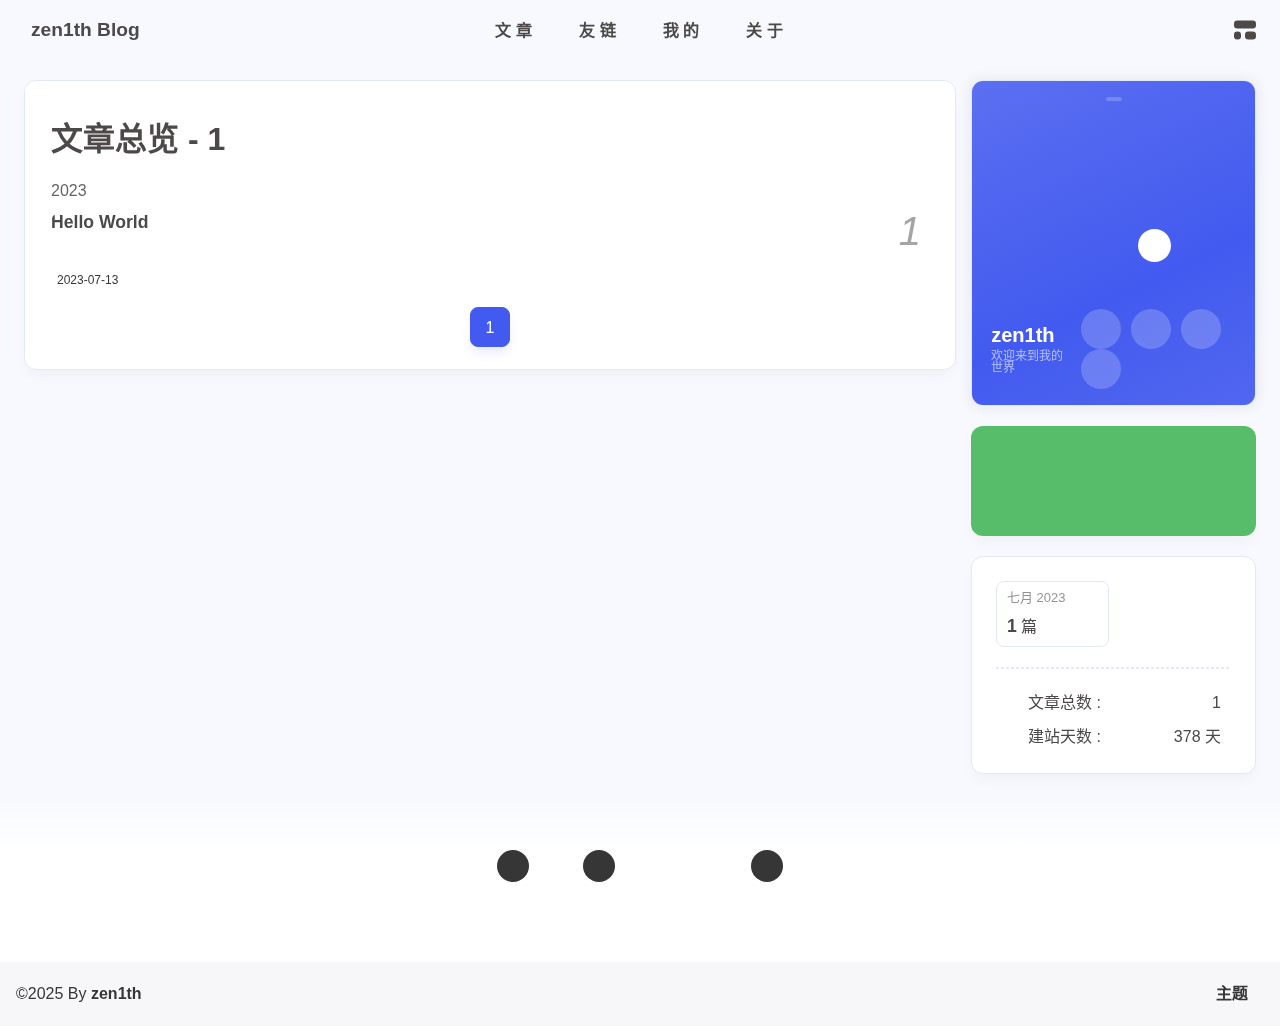
<file: archives/2023/07/index.html>
<!DOCTYPE html><html lang="zh-CN" data-theme="light"><head><meta charset="UTF-8"><meta http-equiv="X-UA-Compatible" content="IE=edge"><meta name="viewport" content="width=device-width, initial-scale=1.0, user-scalable=no"><title>七月 2023 | zen1th Blog</title><meta name="author" content="zen1th"><meta name="copyright" content="zen1th"><meta name="format-detection" content="telephone=no"><meta name="theme-color" content="#f7f9fe"><meta name="mobile-web-app-capable" content="yes"><meta name="apple-touch-fullscreen" content="yes"><meta name="apple-mobile-web-app-title" content="七月 2023"><meta name="application-name" content="七月 2023"><meta name="apple-mobile-web-app-capable" content="yes"><meta name="apple-mobile-web-app-status-bar-style" content="#f7f9fe"><meta property="og:type" content="website"><meta property="og:title" content="七月 2023"><meta property="og:url" content="https://zen1th.vip/archives/2023/07/index.html"><meta property="og:site_name" content="zen1th Blog"><meta property="og:description" content="七月 2023"><meta property="og:locale" content="zh-CN"><meta property="og:image" content="https://zen1th.vip/assets/avatar.png"><meta property="article:author" content="zen1th"><meta property="article:tag"><meta name="twitter:card" content="summary"><meta name="twitter:image" content="https://zen1th.vip/assets/avatar.png"><meta name="description" content="七月 2023"><link rel="shortcut icon" href="/assets/favicon.ico"><link rel="canonical" href="https://zen1th.vip/archives/2023/07/"><link rel="preconnect" href="//cdn.cbd.int"/><meta name="google-site-verification" content="xxx"/><meta name="baidu-site-verification" content="code-xxx"/><meta name="msvalidate.01" content="xxx"/><link rel="stylesheet" href="/css/index.css"><link rel="stylesheet" href="https://cdn.cbd.int/@fortawesome/fontawesome-free@6.4.0/css/all.min.css" media="print" onload="this.media='all'"><link rel="stylesheet" href="https://cdn.cbd.int/node-snackbar@0.1.16/dist/snackbar.min.css" media="print" onload="this.media='all'"><link rel="stylesheet" href="https://cdn.cbd.int/@fancyapps/ui@5.0.28/dist/fancybox/fancybox.css" media="print" onload="this.media='all'"><script>const GLOBAL_CONFIG = {
  linkPageTop: undefined,
  peoplecanvas: {"enable":true,"img":"https://upload-bbs.miyoushe.com/upload/2024/07/27/125766904/ba62475f396df9de3316a08ed9e65d86_5680958632268053399..png"},
  postHeadAiDescription: {"enable":true,"gptName":"AnZhiYu","mode":"local","switchBtn":false,"btnLink":"https://afdian.net/item/886a79d4db6711eda42a52540025c377","randomNum":3,"basicWordCount":1000,"key":"xxxx","Referer":"https://xx.xx/"},
  diytitle: {"enable":true,"leaveTitle":"w(ﾟДﾟ)w 不要走！再看看嘛！","backTitle":"♪(^∇^*)欢迎肥来！"},
  LA51: undefined,
  greetingBox: undefined,
  twikooEnvId: '',
  commentBarrageConfig:undefined,
  music_page_default: "nav_music",
  root: '/',
  preloader: {"source":3},
  friends_vue_info: undefined,
  navMusic: true,
  mainTone: undefined,
  authorStatus: {"skills":null},
  algolia: undefined,
  localSearch: undefined,
  translate: {"defaultEncoding":2,"translateDelay":0,"msgToTraditionalChinese":"繁","msgToSimplifiedChinese":"简","rightMenuMsgToTraditionalChinese":"转为繁体","rightMenuMsgToSimplifiedChinese":"转为简体"},
  noticeOutdate: {"limitDay":180,"position":"top","messagePrev":"距离上次更新已过去","messageNext":"天，部分内容可能已过时。"},
  highlight: {"plugin":"highlight.js","highlightCopy":true,"highlightLang":true,"highlightHeightLimit":330},
  copy: {
    success: '复制成功',
    error: '复制错误',
    noSupport: '浏览器不支持'
  },
  relativeDate: {
    homepage: false,
    simplehomepage: true,
    post: false
  },
  runtime: '天',
  date_suffix: {
    just: '刚刚',
    min: '分钟前',
    hour: '小时前',
    day: '天前',
    month: '个月前'
  },
  copyright: {"copy":true,"copyrightEbable":false,"limitCount":50,"languages":{"author":"作者: zen1th","link":"链接: ","source":"来源: zen1th Blog","info":"著作权归作者所有。商业转载请联系作者获得授权，非商业转载请注明出处。","copySuccess":"复制成功，复制和转载请标注本文地址"}},
  lightbox: 'fancybox',
  Snackbar: {"chs_to_cht":"你已切换为繁体","cht_to_chs":"你已切换为简体","day_to_night":"你已切换为深色模式","night_to_day":"你已切换为浅色模式","bgLight":"#425AEF","bgDark":"#1f1f1f","position":"top-center"},
  source: {
    justifiedGallery: {
      js: 'https://cdn.cbd.int/flickr-justified-gallery@2.1.2/dist/fjGallery.min.js',
      css: 'https://cdn.cbd.int/flickr-justified-gallery@2.1.2/dist/fjGallery.css'
    }
  },
  isPhotoFigcaption: false,
  islazyload: true,
  isAnchor: false,
  shortcutKey: undefined,
  autoDarkmode: true
}</script><script id="config-diff">var GLOBAL_CONFIG_SITE = {
  configTitle: 'zen1th Blog',
  title: '七月 2023',
  postAI: '',
  pageFillDescription: '七月',
  isPost: false,
  isHome: false,
  isHighlightShrink: false,
  isToc: false,
  postUpdate: '2025-07-15 17:00:18',
  postMainColor: '',
}</script><noscript><style type="text/css">
  #nav {
    opacity: 1
  }
  .justified-gallery img {
    opacity: 1
  }

  #recent-posts time,
  #post-meta time {
    display: inline !important
  }
</style></noscript><script>(win=>{
      win.saveToLocal = {
        set: (key, value, ttl) => {
          if (ttl === 0) return
          const now = Date.now()
          const expiry = now + ttl * 86400000
          const item = {
            value,
            expiry
          }
          localStorage.setItem(key, JSON.stringify(item))
        },
      
        get: key => {
          const itemStr = localStorage.getItem(key)
      
          if (!itemStr) {
            return undefined
          }
          const item = JSON.parse(itemStr)
          const now = Date.now()
      
          if (now > item.expiry) {
            localStorage.removeItem(key)
            return undefined
          }
          return item.value
        }
      }
    
      win.getScript = (url, attr = {}) => new Promise((resolve, reject) => {
        const script = document.createElement('script')
        script.src = url
        script.async = true
        script.onerror = reject
        script.onload = script.onreadystatechange = function() {
          const loadState = this.readyState
          if (loadState && loadState !== 'loaded' && loadState !== 'complete') return
          script.onload = script.onreadystatechange = null
          resolve()
        }

        Object.keys(attr).forEach(key => {
          script.setAttribute(key, attr[key])
        })

        document.head.appendChild(script)
      })
    
      win.getCSS = (url, id = false) => new Promise((resolve, reject) => {
        const link = document.createElement('link')
        link.rel = 'stylesheet'
        link.href = url
        if (id) link.id = id
        link.onerror = reject
        link.onload = link.onreadystatechange = function() {
          const loadState = this.readyState
          if (loadState && loadState !== 'loaded' && loadState !== 'complete') return
          link.onload = link.onreadystatechange = null
          resolve()
        }
        document.head.appendChild(link)
      })
    
      win.activateDarkMode = () => {
        document.documentElement.setAttribute('data-theme', 'dark')
        if (document.querySelector('meta[name="theme-color"]') !== null) {
          document.querySelector('meta[name="theme-color"]').setAttribute('content', '#18171d')
        }
      }
      win.activateLightMode = () => {
        document.documentElement.setAttribute('data-theme', 'light')
        if (document.querySelector('meta[name="theme-color"]') !== null) {
          document.querySelector('meta[name="theme-color"]').setAttribute('content', '#f7f9fe')
        }
      }
      const t = saveToLocal.get('theme')
    
          const isDarkMode = window.matchMedia('(prefers-color-scheme: dark)').matches
          const isLightMode = window.matchMedia('(prefers-color-scheme: light)').matches
          const isNotSpecified = window.matchMedia('(prefers-color-scheme: no-preference)').matches
          const hasNoSupport = !isDarkMode && !isLightMode && !isNotSpecified

          if (t === undefined) {
            if (isLightMode) activateLightMode()
            else if (isDarkMode) activateDarkMode()
            else if (isNotSpecified || hasNoSupport) {
              const now = new Date()
              const hour = now.getHours()
              const isNight = hour <= 6 || hour >= 18
              isNight ? activateDarkMode() : activateLightMode()
            }
            window.matchMedia('(prefers-color-scheme: dark)').addListener(e => {
              if (saveToLocal.get('theme') === undefined) {
                e.matches ? activateDarkMode() : activateLightMode()
              }
            })
          } else if (t === 'light') activateLightMode()
          else activateDarkMode()
        
      const asideStatus = saveToLocal.get('aside-status')
      if (asideStatus !== undefined) {
        if (asideStatus === 'hide') {
          document.documentElement.classList.add('hide-aside')
        } else {
          document.documentElement.classList.remove('hide-aside')
        }
      }
    
      const detectApple = () => {
        if(/iPad|iPhone|iPod|Macintosh/.test(navigator.userAgent)){
          document.documentElement.classList.add('apple')
        }
      }
      detectApple()
    })(window)</script><meta name="generator" content="Hexo 7.3.0"></head><body data-type="anzhiyu"><div id="web_bg"></div><div id="an_music_bg"></div><div id="loading-box" onclick="document.getElementById(&quot;loading-box&quot;).classList.add(&quot;loaded&quot;)"><div class="loading-bg"><img class="loading-img nolazyload" alt="加载头像" src="/assets/lazyload.gif"/><div class="loading-image-dot"></div></div></div><script>const preloader = {
  endLoading: () => {
    document.getElementById('loading-box').classList.add("loaded");
  },
  initLoading: () => {
    document.getElementById('loading-box').classList.remove("loaded")
  }
}
window.addEventListener('load',()=> { preloader.endLoading() })
setTimeout(function(){preloader.endLoading();},10000)

if (true) {
  document.addEventListener('pjax:send', () => { preloader.initLoading() })
  document.addEventListener('pjax:complete', () => { preloader.endLoading() })
}</script><link rel="stylesheet" href="https://cdn.cbd.int/anzhiyu-theme-static@1.1.10/progress_bar/progress_bar.css"/><script async="async" src="https://cdn.cbd.int/pace-js@1.2.4/pace.min.js" data-pace-options="{ &quot;restartOnRequestAfter&quot;:false,&quot;eventLag&quot;:false}"></script><div class="page" id="body-wrap"><header class="not-top-img" id="page-header"><nav id="nav"><div id="nav-group"><span id="blog_name"><a id="site-name" href="/" accesskey="h"><div class="title">zen1th Blog</div><i class="anzhiyufont anzhiyu-icon-house-chimney"></i></a></span><div class="mask-name-container"><div id="name-container"><a id="page-name" href="javascript:anzhiyu.scrollToDest(0, 500)">PAGE_NAME</a></div></div><div id="menus"><div class="menus_items"><div class="menus_item"><a class="site-page" href="javascript:void(0);"><span> 文章</span></a><ul class="menus_item_child"><li><a class="site-page child faa-parent animated-hover" href="/archives/"><i class="anzhiyufont anzhiyu-icon-box-archive faa-tada" style="font-size: 0.9em;"></i><span> 文章列表</span></a></li><li><a class="site-page child faa-parent animated-hover" href="/categories/"><i class="anzhiyufont anzhiyu-icon-shapes faa-tada" style="font-size: 0.9em;"></i><span> 全部分类</span></a></li><li><a class="site-page child faa-parent animated-hover" href="/tags/"><i class="anzhiyufont anzhiyu-icon-tags faa-tada" style="font-size: 0.9em;"></i><span> 全部标签</span></a></li></ul></div><div class="menus_item"><a class="site-page" href="javascript:void(0);"><span> 友链</span></a><ul class="menus_item_child"><li><a class="site-page child faa-parent animated-hover" href="/link/"><i class="anzhiyufont anzhiyu-icon-link faa-tada" style="font-size: 0.9em;"></i><span> 友情链接</span></a></li></ul></div><div class="menus_item"><a class="site-page" href="javascript:void(0);"><span> 我的</span></a><ul class="menus_item_child"><li><a class="site-page child faa-parent animated-hover" href="/music/"><i class="anzhiyufont anzhiyu-icon-music faa-tada" style="font-size: 0.9em;"></i><span> 音乐馆</span></a></li></ul></div><div class="menus_item"><a class="site-page" href="javascript:void(0);"><span> 关于</span></a><ul class="menus_item_child"><li><a class="site-page child faa-parent animated-hover" href="/about/"><i class="anzhiyufont anzhiyu-icon-paper-plane faa-tada" style="font-size: 0.9em;"></i><span> 关于本人</span></a></li><li><a class="site-page child faa-parent animated-hover" href="/essay/"><i class="anzhiyufont anzhiyu-icon-lightbulb faa-tada" style="font-size: 0.9em;"></i><span> 闲言碎语</span></a></li></ul></div></div></div><div id="nav-right"><div class="nav-button only-home" id="travellings_button" title="随机前往一个开往项目网站"><a class="site-page" onclick="anzhiyu.totraveling()" title="随机前往一个开往项目网站" href="javascript:void(0);" rel="external nofollow" data-pjax-state="external"><i class="anzhiyufont anzhiyu-icon-train"></i></a></div><div class="nav-button" id="randomPost_button"><a class="site-page" onclick="toRandomPost()" title="随机前往一个文章" href="javascript:void(0);"><i class="anzhiyufont anzhiyu-icon-dice"></i></a></div><input id="center-console" type="checkbox"/><label class="widget" for="center-console" title="中控台" onclick="anzhiyu.switchConsole();"><i class="left"></i><i class="widget center"></i><i class="widget right"></i></label><div id="console"><div class="console-card-group-reward"><ul class="reward-all console-card"><li class="reward-item"><a href="https://npm.elemecdn.com/anzhiyu-blog@1.1.6/img/post/common/qrcode-weichat.png" target="_blank"><img class="post-qr-code-img" alt="微信" src= "[data-uri]" onerror="this.onerror=null,this.src=&quot;/img/404.jpg&quot;" data-lazy-src="https://npm.elemecdn.com/anzhiyu-blog@1.1.6/img/post/common/qrcode-weichat.png"/></a><div class="post-qr-code-desc">微信</div></li><li class="reward-item"><a href="https://npm.elemecdn.com/anzhiyu-blog@1.1.6/img/post/common/qrcode-alipay.png" target="_blank"><img class="post-qr-code-img" alt="支付宝" src= "[data-uri]" onerror="this.onerror=null,this.src=&quot;/img/404.jpg&quot;" data-lazy-src="https://npm.elemecdn.com/anzhiyu-blog@1.1.6/img/post/common/qrcode-alipay.png"/></a><div class="post-qr-code-desc">支付宝</div></li></ul></div><div class="console-card-group"><div class="console-card-group-left"><div class="console-card" id="card-newest-comments"><div class="card-content"><div class="author-content-item-tips">互动</div><span class="author-content-item-title"> 最新评论</span></div><div class="aside-list"><span>正在加载中...</span></div></div></div><div class="console-card-group-right"><div class="console-card tags"><div class="card-content"><div class="author-content-item-tips">兴趣点</div><span class="author-content-item-title">寻找你感兴趣的领域</span></div></div><div class="console-card history"><div class="item-headline"><i class="anzhiyufont anzhiyu-icon-box-archiv"></i><span>文章</span></div><div class="card-archives"><div class="item-headline"><i class="anzhiyufont anzhiyu-icon-archive"></i><span>归档</span></div><ul class="card-archive-list"><li class="card-archive-list-item"><a class="card-archive-list-link" href="/archives/2023/07/"><span class="card-archive-list-date">七月 2023</span><div class="card-archive-list-count-group"><span class="card-archive-list-count">1</span><span>篇</span></div></a></li></ul></div><hr/></div></div></div><div class="button-group"><div class="console-btn-item"><a class="darkmode_switchbutton" title="显示模式切换" href="javascript:void(0);"><i class="anzhiyufont anzhiyu-icon-moon"></i></a></div><div class="console-btn-item" id="consoleHideAside" onclick="anzhiyu.hideAsideBtn()" title="边栏显示控制"><a class="asideSwitch"><i class="anzhiyufont anzhiyu-icon-arrows-left-right"></i></a></div><div class="console-btn-item" id="consoleMusic" onclick="anzhiyu.musicToggle()" title="音乐开关"><a class="music-switch"><i class="anzhiyufont anzhiyu-icon-music"></i></a></div></div><div class="console-mask" onclick="anzhiyu.hideConsole()" href="javascript:void(0);"></div></div><div class="nav-button" id="nav-totop"><a class="totopbtn" href="javascript:void(0);"><i class="anzhiyufont anzhiyu-icon-arrow-up"></i><span id="percent" onclick="anzhiyu.scrollToDest(0,500)">0</span></a></div><div id="toggle-menu"><a class="site-page" href="javascript:void(0);" title="切换"><i class="anzhiyufont anzhiyu-icon-bars"></i></a></div></div></div></nav></header><main id="blog-container"><div class="layout" id="content-inner"><div id="archive"><div class="article-sort-title">文章总览 - 1</div><div class="article-sort"><div class="article-sort-item year"><span>2023</span></div><div class="article-sort-item no-article-cover"><div class="article-sort-item-info"><a class="article-sort-item-title" href="/2023/07/13/hello-world/" title="Hello World">Hello World</a><span class="article-sort-item-index">1</span><div class="article-meta-wrap"><div class="article-sort-item-time"><i class="anzhiyufont anzhiyu-icon-calendar-alt"></i><time class="post-meta-date-created" datetime="2023-07-13T08:16:21.000Z" title="发表于 2023-07-13 16:16:21">2023-07-13</time></div></div></div></div></div><nav id="pagination"><div class="pagination"><span class="page-number current">1</span></div></nav></div><div class="aside-content" id="aside-content"><div class="card-widget card-info"><div class="card-content"><div class="author-info__sayhi" id="author-info__sayhi" onclick="anzhiyu.changeSayHelloText()"></div><div class="author-info-avatar"><img class="avatar-img" src= "[data-uri]" onerror="this.onerror=null,this.src=&quot;/img/404.jpg&quot;" data-lazy-src="/assets/avatar.png" onerror="this.onerror=null;this.src='/img/friend_404.gif'" alt="avatar"/><div class="author-status"><img class="g-status" src= "[data-uri]" onerror="this.onerror=null,this.src=&quot;/img/404.jpg&quot;" data-lazy-src="/assets/favicon.png" alt="status"/></div></div><div class="author-info__description">爱数码，爱折腾 dierhang
</div><div class="author-info__bottom-group"><a class="author-info__bottom-group-left" href="/"><h1 class="author-info__name">zen1th</h1><div class="author-info__desc">欢迎来到我的世界</div></a><div class="card-info-social-icons is-center"><a class="social-icon faa-parent animated-hover" href="https://github.com/niaopian" target="_blank" title="Github"><i class="anzhiyufont anzhiyu-icon-github"></i></a><a class="social-icon faa-parent animated-hover" href="/atom.xml" target="_blank" title="RSS"><i class="anzhiyufont anzhiyu-icon-rss"></i></a><a class="social-icon faa-parent animated-hover" href="mailto:2251829764@qq.com" target="_blank" title="Email"><i class="anzhiyufont anzhiyu-icon-envelope"></i></a><a class="social-icon faa-parent animated-hover" href="https://m.cmx.im/@zen1th" target="_blank" title="Mastodon"><i class="fa-brands fa-mastodon faa-tada"></i></a></div></div></div></div><div class="card-widget anzhiyu-right-widget" id="card-wechat" onclick="null"><div id="flip-wrapper"><div id="flip-content"><div class="face" style="background: url(https://bu.dusays.com/2023/01/13/63c02edf44033.png) center center / 100% no-repeat"></div><div class="back face" style="background: url(https://bu.dusays.com/2023/05/13/645fa415e8694.png) center center / 100% no-repeat"></div></div></div></div><div class="sticky_layout"><div class="card-widget"><div class="card-archives"><div class="item-headline"><i class="anzhiyufont anzhiyu-icon-archive"></i><span>归档</span></div><ul class="card-archive-list"><li class="card-archive-list-item"><a class="card-archive-list-link" href="/archives/2023/07/"><span class="card-archive-list-date">七月 2023</span><div class="card-archive-list-count-group"><span class="card-archive-list-count">1</span><span>篇</span></div></a></li></ul></div><hr/><div class="card-webinfo"><div class="item-headline"><i class="anzhiyufont anzhiyu-icon-chart-line"></i><span>网站资讯</span></div><div class="webinfo"><div class="webinfo-item"><div class="webinfo-item-title"><i class="anzhiyufont anzhiyu-icon-file-lines"></i><div class="item-name">文章总数 :</div></div><div class="item-count">1</div></div><div class="webinfo-item"><div class="webinfo-item-title"><i class="anzhiyufont anzhiyu-icon-stopwatch"></i><div class="item-name">建站天数 :</div></div><div class="item-count" id="runtimeshow" data-publishDate="2025-07-12T16:00:00.000Z"><i class="anzhiyufont anzhiyu-icon-spinner anzhiyu-spin"></i></div></div></div></div></div></div></div></div></main><footer id="footer"><div id="footer-wrap"><div id="footer_deal"><a class="deal_link" href="mailto:2251829764@qq.com" title="email"><i class="anzhiyufont anzhiyu-icon-envelope"></i></a><a class="deal_link" href="/atom.xml" title="RSS"><i class="anzhiyufont anzhiyu-icon-rss"></i></a><img class="footer_mini_logo" title="返回顶部" alt="返回顶部" onclick="anzhiyu.scrollToDest(0, 500)" src= "[data-uri]" onerror="this.onerror=null,this.src=&quot;/img/404.jpg&quot;" data-lazy-src="/assets/avatar.png" size="50px"/><a class="deal_link" target="_blank" rel="noopener" href="https://github.com/niaopian" title="Github"><i class="anzhiyufont anzhiyu-icon-github"></i></a></div><p id="ghbdages"><a class="github-badge" target="_blank" href="https://hexo.io/" style="margin-inline:5px" data-title="博客框架为Hexo_v5.4.0" title="博客框架为Hexo_v5.4.0"><img src= "[data-uri]" onerror="this.onerror=null,this.src=&quot;/img/404.jpg&quot;" data-lazy-src="https://npm.elemecdn.com/anzhiyu-blog@2.1.5/img/badge/Frame-Hexo.svg" alt="博客框架为Hexo_v5.4.0"/></a><a class="github-badge" target="_blank" href="https://blog.anheyu.com/" style="margin-inline:5px" data-title="本站使用AnZhiYu主题" title="本站使用AnZhiYu主题"><img src= "[data-uri]" onerror="this.onerror=null,this.src=&quot;/img/404.jpg&quot;" data-lazy-src="https://npm.elemecdn.com/anzhiyu-theme-static@1.0.9/img/Theme-AnZhiYu-2E67D3.svg" alt="本站使用AnZhiYu主题"/></a><a class="github-badge" target="_blank" href="https://github.com/niaopian" style="margin-inline:5px" data-title="本站项目由Github托管" title="本站项目由Github托管"><img src= "[data-uri]" onerror="this.onerror=null,this.src=&quot;/img/404.jpg&quot;" data-lazy-src="https://npm.elemecdn.com/anzhiyu-blog@2.1.5/img/badge/Source-Github.svg" alt="本站项目由Github托管"/></a></p></div><div id="footer-bar"><div class="footer-bar-links"><div class="footer-bar-left"><div id="footer-bar-tips"><div class="copyright">&copy;2025 By <a class="footer-bar-link" href="/" title="zen1th" target="_blank">zen1th</a></div></div><div id="footer-type-tips"></div></div><div class="footer-bar-right"><a class="footer-bar-link" target="_blank" rel="noopener" href="https://github.com/anzhiyu-c/hexo-theme-anzhiyu" title="主题">主题</a></div></div></div></footer></div><div id="sidebar"><div id="menu-mask"></div><div id="sidebar-menus"><div class="sidebar-site-data site-data is-center"><a href="/archives/" title="archive"><div class="headline">文章</div><div class="length-num">1</div></a><a href="/tags/" title="tag"><div class="headline">标签</div><div class="length-num">0</div></a><a href="/categories/" title="category"><div class="headline">分类</div><div class="length-num">0</div></a></div><span class="sidebar-menu-item-title">功能</span><div class="sidebar-menu-item"><a class="darkmode_switchbutton menu-child" href="javascript:void(0);" title="显示模式"><i class="anzhiyufont anzhiyu-icon-circle-half-stroke"></i><span>显示模式</span></a></div><div class="back-menu-list-groups"><div class="back-menu-list-group"><div class="back-menu-list-title">网页</div><div class="back-menu-list"><a class="back-menu-item" target="_blank" rel="noopener" href="https://blog.zen1th.vip/" title="博客"><img class="back-menu-item-icon" src= "[data-uri]" onerror="this.onerror=null,this.src=&quot;/img/404.jpg&quot;" data-lazy-src="/img/favicon.ico" alt="博客"/><span class="back-menu-item-text">博客</span></a></div></div><div class="back-menu-list-group"><div class="back-menu-list-title">项目</div><div class="back-menu-list"><a class="back-menu-item" target="_blank" rel="noopener" href="https://image.anheyu.com/" title="安知鱼图床"><img class="back-menu-item-icon" src= "[data-uri]" onerror="this.onerror=null,this.src=&quot;/img/404.jpg&quot;" data-lazy-src="https://image.anheyu.com/favicon.ico" alt="安知鱼图床"/><span class="back-menu-item-text">安知鱼图床</span></a></div></div></div><div class="menus_items"><div class="menus_item"><a class="site-page" href="javascript:void(0);"><span> 文章</span></a><ul class="menus_item_child"><li><a class="site-page child faa-parent animated-hover" href="/archives/"><i class="anzhiyufont anzhiyu-icon-box-archive faa-tada" style="font-size: 0.9em;"></i><span> 文章列表</span></a></li><li><a class="site-page child faa-parent animated-hover" href="/categories/"><i class="anzhiyufont anzhiyu-icon-shapes faa-tada" style="font-size: 0.9em;"></i><span> 全部分类</span></a></li><li><a class="site-page child faa-parent animated-hover" href="/tags/"><i class="anzhiyufont anzhiyu-icon-tags faa-tada" style="font-size: 0.9em;"></i><span> 全部标签</span></a></li></ul></div><div class="menus_item"><a class="site-page" href="javascript:void(0);"><span> 友链</span></a><ul class="menus_item_child"><li><a class="site-page child faa-parent animated-hover" href="/link/"><i class="anzhiyufont anzhiyu-icon-link faa-tada" style="font-size: 0.9em;"></i><span> 友情链接</span></a></li></ul></div><div class="menus_item"><a class="site-page" href="javascript:void(0);"><span> 我的</span></a><ul class="menus_item_child"><li><a class="site-page child faa-parent animated-hover" href="/music/"><i class="anzhiyufont anzhiyu-icon-music faa-tada" style="font-size: 0.9em;"></i><span> 音乐馆</span></a></li></ul></div><div class="menus_item"><a class="site-page" href="javascript:void(0);"><span> 关于</span></a><ul class="menus_item_child"><li><a class="site-page child faa-parent animated-hover" href="/about/"><i class="anzhiyufont anzhiyu-icon-paper-plane faa-tada" style="font-size: 0.9em;"></i><span> 关于本人</span></a></li><li><a class="site-page child faa-parent animated-hover" href="/essay/"><i class="anzhiyufont anzhiyu-icon-lightbulb faa-tada" style="font-size: 0.9em;"></i><span> 闲言碎语</span></a></li></ul></div></div><span class="sidebar-menu-item-title">标签</span></div></div><div id="rightside"><div id="rightside-config-hide"><button id="translateLink" type="button" title="简繁转换">繁</button><button id="darkmode" type="button" title="浅色和深色模式转换"><i class="anzhiyufont anzhiyu-icon-circle-half-stroke"></i></button><button id="hide-aside-btn" type="button" title="单栏和双栏切换"><i class="anzhiyufont anzhiyu-icon-arrows-left-right"></i></button></div><div id="rightside-config-show"><button id="rightside-config" type="button" title="设置"><i class="anzhiyufont anzhiyu-icon-gear"></i></button><button id="go-up" type="button" title="回到顶部"><i class="anzhiyufont anzhiyu-icon-arrow-up"></i></button></div></div><div id="nav-music"><a id="nav-music-hoverTips" onclick="anzhiyu.musicToggle()" accesskey="m">播放音乐</a><div id="console-music-bg"></div><meting-js id="8152976493" server="netease" type="playlist" mutex="true" preload="none" theme="var(--anzhiyu-main)" data-lrctype="0" order="random" volume="0.7"></meting-js></div><div id="rightMenu"><div class="rightMenu-group rightMenu-small"><div class="rightMenu-item" id="menu-backward"><i class="anzhiyufont anzhiyu-icon-arrow-left"></i></div><div class="rightMenu-item" id="menu-forward"><i class="anzhiyufont anzhiyu-icon-arrow-right"></i></div><div class="rightMenu-item" id="menu-refresh"><i class="anzhiyufont anzhiyu-icon-arrow-rotate-right" style="font-size: 1rem;"></i></div><div class="rightMenu-item" id="menu-top"><i class="anzhiyufont anzhiyu-icon-arrow-up"></i></div></div><div class="rightMenu-group rightMenu-line rightMenuPlugin"><div class="rightMenu-item" id="menu-copytext"><i class="anzhiyufont anzhiyu-icon-copy"></i><span>复制选中文本</span></div><div class="rightMenu-item" id="menu-pastetext"><i class="anzhiyufont anzhiyu-icon-paste"></i><span>粘贴文本</span></div><a class="rightMenu-item" id="menu-commenttext"><i class="anzhiyufont anzhiyu-icon-comment-medical"></i><span>引用到评论</span></a><div class="rightMenu-item" id="menu-newwindow"><i class="anzhiyufont anzhiyu-icon-window-restore"></i><span>新窗口打开</span></div><div class="rightMenu-item" id="menu-copylink"><i class="anzhiyufont anzhiyu-icon-link"></i><span>复制链接地址</span></div><div class="rightMenu-item" id="menu-copyimg"><i class="anzhiyufont anzhiyu-icon-images"></i><span>复制此图片</span></div><div class="rightMenu-item" id="menu-downloadimg"><i class="anzhiyufont anzhiyu-icon-download"></i><span>下载此图片</span></div><div class="rightMenu-item" id="menu-newwindowimg"><i class="anzhiyufont anzhiyu-icon-window-restore"></i><span>新窗口打开图片</span></div><div class="rightMenu-item" id="menu-search"><i class="anzhiyufont anzhiyu-icon-magnifying-glass"></i><span>站内搜索</span></div><div class="rightMenu-item" id="menu-searchBaidu"><i class="anzhiyufont anzhiyu-icon-magnifying-glass"></i><span>百度搜索</span></div><div class="rightMenu-item" id="menu-music-toggle"><i class="anzhiyufont anzhiyu-icon-play"></i><span>播放音乐</span></div><div class="rightMenu-item" id="menu-music-back"><i class="anzhiyufont anzhiyu-icon-backward"></i><span>切换到上一首</span></div><div class="rightMenu-item" id="menu-music-forward"><i class="anzhiyufont anzhiyu-icon-forward"></i><span>切换到下一首</span></div><div class="rightMenu-item" id="menu-music-playlist" onclick="window.open(&quot;https://y.qq.com/n/ryqq/playlist/8802438608&quot;, &quot;_blank&quot;);" style="display: none;"><i class="anzhiyufont anzhiyu-icon-radio"></i><span>查看所有歌曲</span></div><div class="rightMenu-item" id="menu-music-copyMusicName"><i class="anzhiyufont anzhiyu-icon-copy"></i><span>复制歌名</span></div></div><div class="rightMenu-group rightMenu-line rightMenuOther"><a class="rightMenu-item menu-link" id="menu-randomPost"><i class="anzhiyufont anzhiyu-icon-shuffle"></i><span>随便逛逛</span></a><a class="rightMenu-item menu-link" href="/categories/"><i class="anzhiyufont anzhiyu-icon-cube"></i><span>博客分类</span></a><a class="rightMenu-item menu-link" href="/tags/"><i class="anzhiyufont anzhiyu-icon-tags"></i><span>文章标签</span></a></div><div class="rightMenu-group rightMenu-line rightMenuOther"><a class="rightMenu-item" id="menu-copy" href="javascript:void(0);"><i class="anzhiyufont anzhiyu-icon-copy"></i><span>复制地址</span></a><a class="rightMenu-item" id="menu-commentBarrage" href="javascript:void(0);"><i class="anzhiyufont anzhiyu-icon-message"></i><span class="menu-commentBarrage-text">关闭热评</span></a><a class="rightMenu-item" id="menu-darkmode" href="javascript:void(0);"><i class="anzhiyufont anzhiyu-icon-circle-half-stroke"></i><span class="menu-darkmode-text">深色模式</span></a><a class="rightMenu-item" id="menu-translate" href="javascript:void(0);"><i class="anzhiyufont anzhiyu-icon-language"></i><span>轉為繁體</span></a></div></div><div id="rightmenu-mask"></div><div><script src="/js/utils.js"></script><script src="/js/main.js"></script><script src="/js/tw_cn.js"></script><script src="https://cdn.cbd.int/@fancyapps/ui@5.0.28/dist/fancybox/fancybox.umd.js"></script><script src="https://cdn.cbd.int/instant.page@5.2.0/instantpage.js" type="module"></script><script src="https://cdn.cbd.int/vanilla-lazyload@17.8.5/dist/lazyload.iife.min.js"></script><script src="https://cdn.cbd.int/node-snackbar@0.1.16/dist/snackbar.min.js"></script><canvas id="universe"></canvas><script async src="https://npm.elemecdn.com/anzhiyu-theme-static@1.0.0/dark/dark.js"></script><script>// 消除控制台打印
var HoldLog = console.log;
console.log = function () {};
let now1 = new Date();
queueMicrotask(() => {
  const Log = function () {
    HoldLog.apply(console, arguments);
  }; //在恢复前输出日志
  const grt = new Date("07/13/2025 00:00:00"); //此处修改你的建站时间或者网站上线时间
  now1.setTime(now1.getTime() + 250);
  const days = (now1 - grt) / 1000 / 60 / 60 / 24;
  const dnum = Math.floor(days);
  const ascll = [
    `欢迎使用安知鱼!`,
    `生活明朗, 万物可爱`,
    `
        
       █████╗ ███╗   ██╗███████╗██╗  ██╗██╗██╗   ██╗██╗   ██╗
      ██╔══██╗████╗  ██║╚══███╔╝██║  ██║██║╚██╗ ██╔╝██║   ██║
      ███████║██╔██╗ ██║  ███╔╝ ███████║██║ ╚████╔╝ ██║   ██║
      ██╔══██║██║╚██╗██║ ███╔╝  ██╔══██║██║  ╚██╔╝  ██║   ██║
      ██║  ██║██║ ╚████║███████╗██║  ██║██║   ██║   ╚██████╔╝
      ╚═╝  ╚═╝╚═╝  ╚═══╝╚══════╝╚═╝  ╚═╝╚═╝   ╚═╝    ╚═════╝
        
        `,
    "已上线",
    dnum,
    "天",
    "©2025 By 安知鱼 V1.6.14",
  ];
  const ascll2 = [`NCC2-036`, `调用前置摄像头拍照成功，识别为【小笨蛋】.`, `Photo captured: `, `🤪`];

  setTimeout(
    Log.bind(
      console,
      `\n%c${ascll[0]} %c ${ascll[1]} %c ${ascll[2]} %c${ascll[3]}%c ${ascll[4]}%c ${ascll[5]}\n\n%c ${ascll[6]}\n`,
      "color:#425AEF",
      "",
      "color:#425AEF",
      "color:#425AEF",
      "",
      "color:#425AEF",
      ""
    )
  );
  setTimeout(
    Log.bind(
      console,
      `%c ${ascll2[0]} %c ${ascll2[1]} %c \n${ascll2[2]} %c\n${ascll2[3]}\n`,
      "color:white; background-color:#4fd953",
      "",
      "",
      'background:url("https://npm.elemecdn.com/anzhiyu-blog@1.1.6/img/post/common/tinggge.gif") no-repeat;font-size:450%'
    )
  );

  setTimeout(Log.bind(console, "%c WELCOME %c 你好，小笨蛋.", "color:white; background-color:#4f90d9", ""));

  setTimeout(
    console.warn.bind(
      console,
      "%c ⚡ Powered by 安知鱼 %c 你正在访问 zen1th 的博客.",
      "color:white; background-color:#f0ad4e",
      ""
    )
  );

  setTimeout(Log.bind(console, "%c W23-12 %c 你已打开控制台.", "color:white; background-color:#4f90d9", ""));

  setTimeout(
    console.warn.bind(console, "%c S013-782 %c 你现在正处于监控中.", "color:white; background-color:#d9534f", "")
  );
});</script><script async src="/anzhiyu/random.js"></script><div class="js-pjax"><input type="hidden" name="page-type" id="page-type" value="anzhiyu"></div><script>var visitorMail = "";
</script><script async data-pjax src="https://cdn.cbd.int/anzhiyu-theme-static@1.0.0/waterfall/waterfall.js"></script><script src="https://lf3-cdn-tos.bytecdntp.com/cdn/expire-1-M/qrcodejs/1.0.0/qrcode.min.js"></script><link rel="stylesheet" href="https://cdn.cbd.int/anzhiyu-theme-static@1.1.9/icon/ali_iconfont_css.css"><link rel="stylesheet" href="https://cdn.cbd.int/anzhiyu-theme-static@1.0.0/aplayer/APlayer.min.css" media="print" onload="this.media='all'"><script src="https://cdn.cbd.int/anzhiyu-blog-static@1.0.1/js/APlayer.min.js"></script><script src="https://cdn.cbd.int/hexo-anzhiyu-music@1.0.1/assets/js/Meting2.min.js"></script><script src="https://cdn.cbd.int/pjax@0.2.8/pjax.min.js"></script><script>let pjaxSelectors = ["head > title","#config-diff","#body-wrap","#rightside-config-hide","#rightside-config-show",".js-pjax"]
var pjax = new Pjax({
  elements: 'a:not([target="_blank"])',
  selectors: pjaxSelectors,
  cacheBust: false,
  analytics: false,
  scrollRestoration: false
})

document.addEventListener('pjax:send', function () {
  // removeEventListener scroll 
  anzhiyu.removeGlobalFnEvent('pjax')
  anzhiyu.removeGlobalFnEvent('themeChange')

  document.getElementById('rightside').classList.remove('rightside-show')
  
  if (window.aplayers) {
    for (let i = 0; i < window.aplayers.length; i++) {
      if (!window.aplayers[i].options.fixed) {
        window.aplayers[i].destroy()
      }
    }
  }

  typeof typed === 'object' && typed.destroy()

  //reset readmode
  const $bodyClassList = document.body.classList
  $bodyClassList.contains('read-mode') && $bodyClassList.remove('read-mode')
})

document.addEventListener('pjax:complete', function () {
  window.refreshFn()

  document.querySelectorAll('script[data-pjax]').forEach(item => {
    const newScript = document.createElement('script')
    const content = item.text || item.textContent || item.innerHTML || ""
    Array.from(item.attributes).forEach(attr => newScript.setAttribute(attr.name, attr.value))
    newScript.appendChild(document.createTextNode(content))
    item.parentNode.replaceChild(newScript, item)
  })

  GLOBAL_CONFIG.islazyload && window.lazyLoadInstance.update()

  typeof panguInit === 'function' && panguInit()

  // google analytics
  typeof gtag === 'function' && gtag('config', '', {'page_path': window.location.pathname});

  // baidu analytics
  typeof _hmt === 'object' && _hmt.push(['_trackPageview',window.location.pathname]);

  typeof loadMeting === 'function' && document.getElementsByClassName('aplayer').length && loadMeting()

  // prismjs
  typeof Prism === 'object' && Prism.highlightAll()
})

document.addEventListener('pjax:error', e => {
  if (e.request.status === 404) {
    pjax.loadUrl('/404.html')
  }
})</script><script charset="UTF-8" src="https://cdn.cbd.int/anzhiyu-theme-static@1.1.5/accesskey/accesskey.js"></script></div><div id="popup-window"><div class="popup-window-title">通知</div><div class="popup-window-divider"></div><div class="popup-window-content"><div class="popup-tip">你好呀</div><div class="popup-link"><i class="anzhiyufont anzhiyu-icon-arrow-circle-right"></i></div></div></div></body></html>
</file>
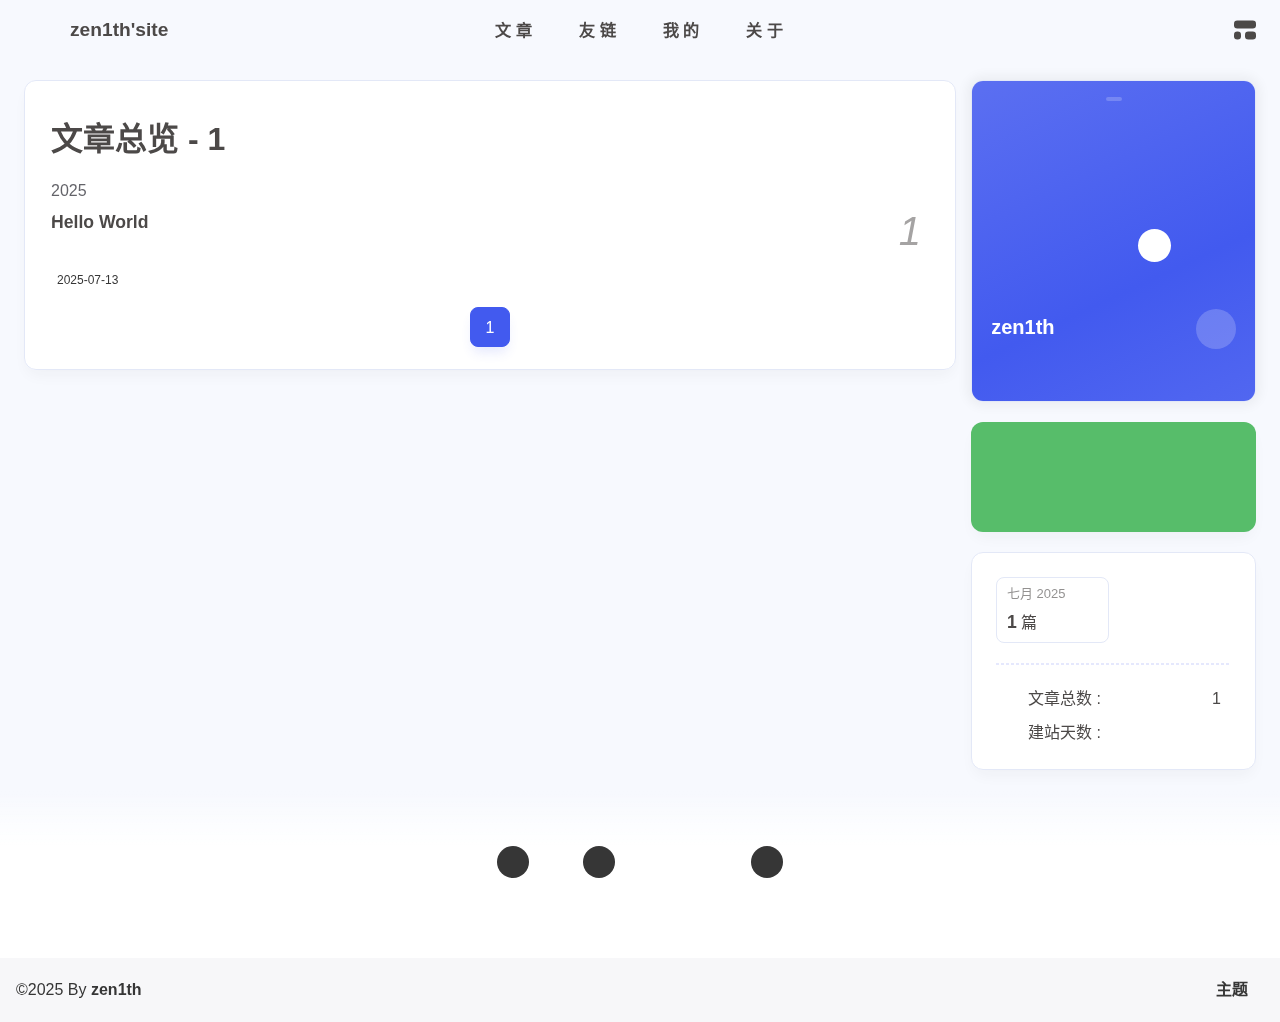
<file: archives/2025/07/index.html>
<!DOCTYPE html><html lang="zh-CN" data-theme="light"><head><meta charset="UTF-8"><meta http-equiv="X-UA-Compatible" content="IE=edge"><meta name="viewport" content="width=device-width, initial-scale=1.0, user-scalable=no"><title>七月 2025 | zen1th'site</title><meta name="author" content="zen1th"><meta name="copyright" content="zen1th"><meta name="format-detection" content="telephone=no"><meta name="theme-color" content="#f7f9fe"><meta name="mobile-web-app-capable" content="yes"><meta name="apple-touch-fullscreen" content="yes"><meta name="apple-mobile-web-app-title" content="七月 2025"><meta name="application-name" content="七月 2025"><meta name="apple-mobile-web-app-capable" content="yes"><meta name="apple-mobile-web-app-status-bar-style" content="#f7f9fe"><meta property="og:type" content="website"><meta property="og:title" content="七月 2025"><meta property="og:url" content="https://zen1th.vip/archives/2025/07/index.html"><meta property="og:site_name" content="zen1th'site"><meta property="og:description" content="七月 2025"><meta property="og:locale" content="zh-CN"><meta property="og:image" content="https://zen1th.vip/assets/avatar.png"><meta property="article:author" content="zen1th"><meta property="article:tag"><meta name="twitter:card" content="summary"><meta name="twitter:image" content="https://zen1th.vip/assets/avatar.png"><meta name="description" content="七月 2025"><link rel="shortcut icon" href="/assets/favicon.ico"><link rel="canonical" href="https://zen1th.vip/archives/2025/07/"><link rel="preconnect" href="//cdn.cbd.int"/><meta name="google-site-verification" content="xxx"/><meta name="baidu-site-verification" content="code-xxx"/><meta name="msvalidate.01" content="xxx"/><link rel="stylesheet" href="/css/index.css"><link rel="stylesheet" href="https://cdn.cbd.int/node-snackbar@0.1.16/dist/snackbar.min.css" media="print" onload="this.media='all'"><link rel="stylesheet" href="https://cdn.cbd.int/@fancyapps/ui@5.0.28/dist/fancybox/fancybox.css" media="print" onload="this.media='all'"><script>const GLOBAL_CONFIG = {
  linkPageTop: undefined,
  peoplecanvas: {"enable":true,"img":"https://upload-bbs.miyoushe.com/upload/2024/07/27/125766904/ba62475f396df9de3316a08ed9e65d86_5680958632268053399..png"},
  postHeadAiDescription: {"enable":true,"gptName":"AnZhiYu","mode":"local","switchBtn":false,"btnLink":"https://afdian.net/item/886a79d4db6711eda42a52540025c377","randomNum":3,"basicWordCount":1000,"key":"xxxx","Referer":"https://xx.xx/"},
  diytitle: {"enable":true,"leaveTitle":"w(ﾟДﾟ)w 不要走！再看看嘛！","backTitle":"♪(^∇^*)欢迎肥来！"},
  LA51: undefined,
  greetingBox: undefined,
  twikooEnvId: '',
  commentBarrageConfig:undefined,
  music_page_default: "nav_music",
  root: '/',
  preloader: {"source":3},
  friends_vue_info: undefined,
  navMusic: true,
  mainTone: undefined,
  authorStatus: {"skills":null},
  algolia: undefined,
  localSearch: undefined,
  translate: {"defaultEncoding":2,"translateDelay":0,"msgToTraditionalChinese":"繁","msgToSimplifiedChinese":"简","rightMenuMsgToTraditionalChinese":"转为繁体","rightMenuMsgToSimplifiedChinese":"转为简体"},
  noticeOutdate: {"limitDay":365,"position":"top","messagePrev":"It has been","messageNext":"days since the last update, the content of the article may be outdated."},
  highlight: {"plugin":"highlight.js","highlightCopy":true,"highlightLang":true,"highlightHeightLimit":330},
  copy: {
    success: '复制成功',
    error: '复制错误',
    noSupport: '浏览器不支持'
  },
  relativeDate: {
    homepage: false,
    simplehomepage: true,
    post: false
  },
  runtime: '天',
  date_suffix: {
    just: '刚刚',
    min: '分钟前',
    hour: '小时前',
    day: '天前',
    month: '个月前'
  },
  copyright: {"copy":true,"copyrightEbable":false,"limitCount":50,"languages":{"author":"作者: zen1th","link":"链接: ","source":"来源: zen1th'site","info":"著作权归作者所有。商业转载请联系作者获得授权，非商业转载请注明出处。","copySuccess":"复制成功，复制和转载请标注本文地址"}},
  lightbox: 'fancybox',
  Snackbar: {"chs_to_cht":"你已切换为繁体","cht_to_chs":"你已切换为简体","day_to_night":"你已切换为深色模式","night_to_day":"你已切换为浅色模式","bgLight":"#425AEF","bgDark":"#1f1f1f","position":"top-center"},
  source: {
    justifiedGallery: {
      js: 'https://cdn.cbd.int/flickr-justified-gallery@2.1.2/dist/fjGallery.min.js',
      css: 'https://cdn.cbd.int/flickr-justified-gallery@2.1.2/dist/fjGallery.css'
    }
  },
  isPhotoFigcaption: false,
  islazyload: true,
  isAnchor: false,
  shortcutKey: undefined,
  autoDarkmode: true
}</script><script id="config-diff">var GLOBAL_CONFIG_SITE = {
  configTitle: 'zen1th'site',
  title: '七月 2025',
  postAI: '',
  pageFillDescription: '七月',
  isPost: false,
  isHome: false,
  isHighlightShrink: false,
  isToc: false,
  postUpdate: '2025-07-13 16:26:07',
  postMainColor: '',
}</script><noscript><style type="text/css">
  #nav {
    opacity: 1
  }
  .justified-gallery img {
    opacity: 1
  }

  #recent-posts time,
  #post-meta time {
    display: inline !important
  }
</style></noscript><script>(win=>{
      win.saveToLocal = {
        set: (key, value, ttl) => {
          if (ttl === 0) return
          const now = Date.now()
          const expiry = now + ttl * 86400000
          const item = {
            value,
            expiry
          }
          localStorage.setItem(key, JSON.stringify(item))
        },
      
        get: key => {
          const itemStr = localStorage.getItem(key)
      
          if (!itemStr) {
            return undefined
          }
          const item = JSON.parse(itemStr)
          const now = Date.now()
      
          if (now > item.expiry) {
            localStorage.removeItem(key)
            return undefined
          }
          return item.value
        }
      }
    
      win.getScript = (url, attr = {}) => new Promise((resolve, reject) => {
        const script = document.createElement('script')
        script.src = url
        script.async = true
        script.onerror = reject
        script.onload = script.onreadystatechange = function() {
          const loadState = this.readyState
          if (loadState && loadState !== 'loaded' && loadState !== 'complete') return
          script.onload = script.onreadystatechange = null
          resolve()
        }

        Object.keys(attr).forEach(key => {
          script.setAttribute(key, attr[key])
        })

        document.head.appendChild(script)
      })
    
      win.getCSS = (url, id = false) => new Promise((resolve, reject) => {
        const link = document.createElement('link')
        link.rel = 'stylesheet'
        link.href = url
        if (id) link.id = id
        link.onerror = reject
        link.onload = link.onreadystatechange = function() {
          const loadState = this.readyState
          if (loadState && loadState !== 'loaded' && loadState !== 'complete') return
          link.onload = link.onreadystatechange = null
          resolve()
        }
        document.head.appendChild(link)
      })
    
      win.activateDarkMode = () => {
        document.documentElement.setAttribute('data-theme', 'dark')
        if (document.querySelector('meta[name="theme-color"]') !== null) {
          document.querySelector('meta[name="theme-color"]').setAttribute('content', '#18171d')
        }
      }
      win.activateLightMode = () => {
        document.documentElement.setAttribute('data-theme', 'light')
        if (document.querySelector('meta[name="theme-color"]') !== null) {
          document.querySelector('meta[name="theme-color"]').setAttribute('content', '#f7f9fe')
        }
      }
      const t = saveToLocal.get('theme')
    
          const isDarkMode = window.matchMedia('(prefers-color-scheme: dark)').matches
          const isLightMode = window.matchMedia('(prefers-color-scheme: light)').matches
          const isNotSpecified = window.matchMedia('(prefers-color-scheme: no-preference)').matches
          const hasNoSupport = !isDarkMode && !isLightMode && !isNotSpecified

          if (t === undefined) {
            if (isLightMode) activateLightMode()
            else if (isDarkMode) activateDarkMode()
            else if (isNotSpecified || hasNoSupport) {
              const now = new Date()
              const hour = now.getHours()
              const isNight = hour <= 6 || hour >= 18
              isNight ? activateDarkMode() : activateLightMode()
            }
            window.matchMedia('(prefers-color-scheme: dark)').addListener(e => {
              if (saveToLocal.get('theme') === undefined) {
                e.matches ? activateDarkMode() : activateLightMode()
              }
            })
          } else if (t === 'light') activateLightMode()
          else activateDarkMode()
        
      const asideStatus = saveToLocal.get('aside-status')
      if (asideStatus !== undefined) {
        if (asideStatus === 'hide') {
          document.documentElement.classList.add('hide-aside')
        } else {
          document.documentElement.classList.remove('hide-aside')
        }
      }
    
      const detectApple = () => {
        if(/iPad|iPhone|iPod|Macintosh/.test(navigator.userAgent)){
          document.documentElement.classList.add('apple')
        }
      }
      detectApple()
    })(window)</script><meta name="generator" content="Hexo 7.3.0"></head><body data-type="anzhiyu"><div id="web_bg"></div><div id="an_music_bg"></div><div id="loading-box" onclick="document.getElementById(&quot;loading-box&quot;).classList.add(&quot;loaded&quot;)"><div class="loading-bg"><img class="loading-img nolazyload" alt="加载头像" src="/assets/avatar.png"/><div class="loading-image-dot"></div></div></div><script>const preloader = {
  endLoading: () => {
    document.getElementById('loading-box').classList.add("loaded");
  },
  initLoading: () => {
    document.getElementById('loading-box').classList.remove("loaded")
  }
}
window.addEventListener('load',()=> { preloader.endLoading() })
setTimeout(function(){preloader.endLoading();},10000)

if (true) {
  document.addEventListener('pjax:send', () => { preloader.initLoading() })
  document.addEventListener('pjax:complete', () => { preloader.endLoading() })
}</script><link rel="stylesheet" href="https://cdn.cbd.int/anzhiyu-theme-static@1.1.10/progress_bar/progress_bar.css"/><script async="async" src="https://cdn.cbd.int/pace-js@1.2.4/pace.min.js" data-pace-options="{ &quot;restartOnRequestAfter&quot;:false,&quot;eventLag&quot;:false}"></script><div class="page" id="body-wrap"><header class="not-top-img" id="page-header"><nav id="nav"><div id="nav-group"><span id="blog_name"><div class="back-home-button"><i class="anzhiyufont anzhiyu-icon-grip-vertical"></i><div class="back-menu-list-groups"><div class="back-menu-list-group"><div class="back-menu-list-title">网页</div><div class="back-menu-list"><a class="back-menu-item" target="_blank" rel="noopener" href="https://blog.zen1th.vip/" title="博客"><img class="back-menu-item-icon" src= "[data-uri]" onerror="this.onerror=null,this.src=&quot;/img/404.jpg&quot;" data-lazy-src="/img/favicon.ico" alt="博客"/><span class="back-menu-item-text">博客</span></a></div></div><div class="back-menu-list-group"><div class="back-menu-list-title">项目</div><div class="back-menu-list"><a class="back-menu-item" target="_blank" rel="noopener" href="https://image.anheyu.com/" title="安知鱼图床"><img class="back-menu-item-icon" src= "[data-uri]" onerror="this.onerror=null,this.src=&quot;/img/404.jpg&quot;" data-lazy-src="https://image.anheyu.com/favicon.ico" alt="安知鱼图床"/><span class="back-menu-item-text">安知鱼图床</span></a></div></div></div></div><a id="site-name" href="/" accesskey="h"><div class="title">zen1th'site</div><i class="anzhiyufont anzhiyu-icon-house-chimney"></i></a><div id="he-plugin-simple"></div><script>var WIDGET = {
  "CONFIG": {
    "modules": "0124",
    "background": "2",
    "tmpColor": "FFFFFF",
    "tmpSize": "16",
    "cityColor": "FFFFFF",
    "citySize": "16",
    "aqiColor": "E8D87B",
    "aqiSize": "16",
    "weatherIconSize": "24",
    "alertIconSize": "18",
    "padding": "10px 10px 10px 10px",
    "shadow": "0",
    "language": "auto",
    "borderRadius": "20",
    "fixed": "true",
    "vertical": "top",
    "horizontal": "left",
    "left": "20",
    "top": "7.1",
    "key": "df245676fb434a0691ead1c63341cd94"
  }
}
</script><link rel="stylesheet" href="https://widget.qweather.net/simple/static/css/he-simple.css?v=1.4.0"/><script src="https://widget.qweather.net/simple/static/js/he-simple.js?v=1.4.0"></script></span><div class="mask-name-container"><div id="name-container"><a id="page-name" href="javascript:anzhiyu.scrollToDest(0, 500)">PAGE_NAME</a></div></div><div id="menus"><div class="menus_items"><div class="menus_item"><a class="site-page" href="javascript:void(0);"><span> 文章</span></a><ul class="menus_item_child"><li><a class="site-page child faa-parent animated-hover" href="/archives/"><i class="anzhiyufont anzhiyu-icon-box-archive faa-tada" style="font-size: 0.9em;"></i><span> 归档</span></a></li><li><a class="site-page child faa-parent animated-hover" href="/categories/"><i class="anzhiyufont anzhiyu-icon-shapes faa-tada" style="font-size: 0.9em;"></i><span> 分类</span></a></li><li><a class="site-page child faa-parent animated-hover" href="/tags/"><i class="anzhiyufont anzhiyu-icon-tags faa-tada" style="font-size: 0.9em;"></i><span> 标签</span></a></li></ul></div><div class="menus_item"><a class="site-page" href="javascript:void(0);"><span> 友链</span></a><ul class="menus_item_child"><li><a class="site-page child faa-parent animated-hover" href="/link/"><i class="anzhiyufont anzhiyu-icon-link faa-tada" style="font-size: 0.9em;"></i><span> 友人帐</span></a></li></ul></div><div class="menus_item"><a class="site-page" href="javascript:void(0);"><span> 我的</span></a><ul class="menus_item_child"><li><a class="site-page child faa-parent animated-hover" href="/music/"><i class="anzhiyufont anzhiyu-icon-music faa-tada" style="font-size: 0.9em;"></i><span> 音乐馆</span></a></li></ul></div><div class="menus_item"><a class="site-page" href="javascript:void(0);"><span> 关于</span></a><ul class="menus_item_child"><li><a class="site-page child faa-parent animated-hover" href="/about/"><i class="anzhiyufont anzhiyu-icon-paper-plane faa-tada" style="font-size: 0.9em;"></i><span> 关于本人</span></a></li><li><a class="site-page child faa-parent animated-hover" href="/essay/"><i class="anzhiyufont anzhiyu-icon-lightbulb faa-tada" style="font-size: 0.9em;"></i><span> 闲言碎语</span></a></li></ul></div></div></div><div id="nav-right"><div class="nav-button only-home" id="travellings_button" title="随机前往一个开往项目网站"><a class="site-page" onclick="anzhiyu.totraveling()" title="随机前往一个开往项目网站" href="javascript:void(0);" rel="external nofollow" data-pjax-state="external"><i class="anzhiyufont anzhiyu-icon-train"></i></a></div><div class="nav-button" id="randomPost_button"><a class="site-page" onclick="toRandomPost()" title="随机前往一个文章" href="javascript:void(0);"><i class="anzhiyufont anzhiyu-icon-dice"></i></a></div><input id="center-console" type="checkbox"/><label class="widget" for="center-console" title="中控台" onclick="anzhiyu.switchConsole();"><i class="left"></i><i class="widget center"></i><i class="widget right"></i></label><div id="console"><div class="console-card-group-reward"><ul class="reward-all console-card"><li class="reward-item"><a href="https://npm.elemecdn.com/anzhiyu-blog@1.1.6/img/post/common/qrcode-weichat.png" target="_blank"><img class="post-qr-code-img" alt="微信" src= "[data-uri]" onerror="this.onerror=null,this.src=&quot;/img/404.jpg&quot;" data-lazy-src="https://npm.elemecdn.com/anzhiyu-blog@1.1.6/img/post/common/qrcode-weichat.png"/></a><div class="post-qr-code-desc">微信</div></li><li class="reward-item"><a href="https://npm.elemecdn.com/anzhiyu-blog@1.1.6/img/post/common/qrcode-alipay.png" target="_blank"><img class="post-qr-code-img" alt="支付宝" src= "[data-uri]" onerror="this.onerror=null,this.src=&quot;/img/404.jpg&quot;" data-lazy-src="https://npm.elemecdn.com/anzhiyu-blog@1.1.6/img/post/common/qrcode-alipay.png"/></a><div class="post-qr-code-desc">支付宝</div></li></ul></div><div class="console-card-group"><div class="console-card-group-left"><div class="console-card" id="card-newest-comments"><div class="card-content"><div class="author-content-item-tips">互动</div><span class="author-content-item-title"> 最新评论</span></div><div class="aside-list"><span>正在加载中...</span></div></div></div><div class="console-card-group-right"><div class="console-card tags"><div class="card-content"><div class="author-content-item-tips">兴趣点</div><span class="author-content-item-title">寻找你感兴趣的领域</span></div></div><div class="console-card history"><div class="item-headline"><i class="anzhiyufont anzhiyu-icon-box-archiv"></i><span>文章</span></div><div class="card-archives"><div class="item-headline"><i class="anzhiyufont anzhiyu-icon-archive"></i><span>归档</span></div><ul class="card-archive-list"><li class="card-archive-list-item"><a class="card-archive-list-link" href="/archives/2025/07/"><span class="card-archive-list-date">七月 2025</span><div class="card-archive-list-count-group"><span class="card-archive-list-count">1</span><span>篇</span></div></a></li></ul></div><hr/></div></div></div><div class="button-group"><div class="console-btn-item"><a class="darkmode_switchbutton" title="显示模式切换" href="javascript:void(0);"><i class="anzhiyufont anzhiyu-icon-moon"></i></a></div><div class="console-btn-item" id="consoleHideAside" onclick="anzhiyu.hideAsideBtn()" title="边栏显示控制"><a class="asideSwitch"><i class="anzhiyufont anzhiyu-icon-arrows-left-right"></i></a></div><div class="console-btn-item" id="consoleMusic" onclick="anzhiyu.musicToggle()" title="音乐开关"><a class="music-switch"><i class="anzhiyufont anzhiyu-icon-music"></i></a></div></div><div class="console-mask" onclick="anzhiyu.hideConsole()" href="javascript:void(0);"></div></div><div class="nav-button" id="nav-totop"><a class="totopbtn" href="javascript:void(0);"><i class="anzhiyufont anzhiyu-icon-arrow-up"></i><span id="percent" onclick="anzhiyu.scrollToDest(0,500)">0</span></a></div><div id="toggle-menu"><a class="site-page" href="javascript:void(0);" title="切换"><i class="anzhiyufont anzhiyu-icon-bars"></i></a></div></div></div></nav></header><main id="blog-container"><div class="layout" id="content-inner"><div id="archive"><div class="article-sort-title">文章总览 - 1</div><div class="article-sort"><div class="article-sort-item year"><span>2025</span></div><div class="article-sort-item no-article-cover"><div class="article-sort-item-info"><a class="article-sort-item-title" href="/2025/07/13/hello-world/" title="Hello World">Hello World</a><span class="article-sort-item-index">1</span><div class="article-meta-wrap"><div class="article-sort-item-time"><i class="anzhiyufont anzhiyu-icon-calendar-alt"></i><time class="post-meta-date-created" datetime="2025-07-13T02:48:33.866Z" title="发表于 2025-07-13 10:48:33">2025-07-13</time></div></div></div></div></div><nav id="pagination"><div class="pagination"><span class="page-number current">1</span></div></nav></div><div class="aside-content" id="aside-content"><div class="card-widget card-info"><div class="card-content"><div class="author-info__sayhi" id="author-info__sayhi" onclick="anzhiyu.changeSayHelloText()"></div><div class="author-info-avatar"><img class="avatar-img" src= "[data-uri]" onerror="this.onerror=null,this.src=&quot;/img/404.jpg&quot;" data-lazy-src="/assets/avatar.png" onerror="this.onerror=null;this.src='/img/friend_404.gif'" alt="avatar"/><div class="author-status"><img class="g-status" src= "[data-uri]" onerror="this.onerror=null,this.src=&quot;/img/404.jpg&quot;" data-lazy-src="/assets/favicon.png" alt="status"/></div></div><div class="author-info__description">zen1th的个人网站</div><div class="author-info__bottom-group"><a class="author-info__bottom-group-left" href="/"><h1 class="author-info__name">zen1th</h1><div class="author-info__desc"></div></a><div class="card-info-social-icons is-center"><a class="social-icon faa-parent animated-hover" href="https://github.com/niaopian" target="_blank" title="Github"><i class="anzhiyufont anzhiyu-icon-github"></i></a></div></div></div></div><div class="card-widget anzhiyu-right-widget" id="card-wechat" onclick="null"><div id="flip-wrapper"><div id="flip-content"><div class="face" style="background: url(https://bu.dusays.com/2023/01/13/63c02edf44033.png) center center / 100% no-repeat"></div><div class="back face" style="background: url(https://bu.dusays.com/2023/05/13/645fa415e8694.png) center center / 100% no-repeat"></div></div></div></div><div class="sticky_layout"><div class="card-widget"><div class="card-archives"><div class="item-headline"><i class="anzhiyufont anzhiyu-icon-archive"></i><span>归档</span></div><ul class="card-archive-list"><li class="card-archive-list-item"><a class="card-archive-list-link" href="/archives/2025/07/"><span class="card-archive-list-date">七月 2025</span><div class="card-archive-list-count-group"><span class="card-archive-list-count">1</span><span>篇</span></div></a></li></ul></div><hr/><div class="card-webinfo"><div class="item-headline"><i class="anzhiyufont anzhiyu-icon-chart-line"></i><span>网站资讯</span></div><div class="webinfo"><div class="webinfo-item"><div class="webinfo-item-title"><i class="anzhiyufont anzhiyu-icon-file-lines"></i><div class="item-name">文章总数 :</div></div><div class="item-count">1</div></div><div class="webinfo-item"><div class="webinfo-item-title"><i class="anzhiyufont anzhiyu-icon-stopwatch"></i><div class="item-name">建站天数 :</div></div><div class="item-count" id="runtimeshow" data-publishDate="2025-07-12T16:00:00.000Z"><i class="anzhiyufont anzhiyu-icon-spinner anzhiyu-spin"></i></div></div></div></div></div></div></div></div></main><footer id="footer"><div id="footer-wrap"><div id="footer_deal"><a class="deal_link" href="mailto:2251829764@qq.com" title="email"><i class="anzhiyufont anzhiyu-icon-envelope"></i></a><a class="deal_link" href="/atom.xml" title="RSS"><i class="anzhiyufont anzhiyu-icon-rss"></i></a><img class="footer_mini_logo" title="返回顶部" alt="返回顶部" onclick="anzhiyu.scrollToDest(0, 500)" src= "[data-uri]" onerror="this.onerror=null,this.src=&quot;/img/404.jpg&quot;" data-lazy-src="/assets/avatar.png" size="50px"/><a class="deal_link" target="_blank" rel="noopener" href="https://github.com/niaopian" title="Github"><i class="anzhiyufont anzhiyu-icon-github"></i></a></div><p id="ghbdages"><a class="github-badge" target="_blank" href="https://hexo.io/" style="margin-inline:5px" data-title="博客框架为Hexo_v5.4.0" title="博客框架为Hexo_v5.4.0"><img src= "[data-uri]" onerror="this.onerror=null,this.src=&quot;/img/404.jpg&quot;" data-lazy-src="https://npm.elemecdn.com/anzhiyu-blog@2.1.5/img/badge/Frame-Hexo.svg" alt="博客框架为Hexo_v5.4.0"/></a><a class="github-badge" target="_blank" href="https://blog.anheyu.com/" style="margin-inline:5px" data-title="本站使用AnZhiYu主题" title="本站使用AnZhiYu主题"><img src= "[data-uri]" onerror="this.onerror=null,this.src=&quot;/img/404.jpg&quot;" data-lazy-src="https://npm.elemecdn.com/anzhiyu-theme-static@1.0.9/img/Theme-AnZhiYu-2E67D3.svg" alt="本站使用AnZhiYu主题"/></a><a class="github-badge" target="_blank" href="https://github.com/niaopian" style="margin-inline:5px" data-title="本站项目由Github托管" title="本站项目由Github托管"><img src= "[data-uri]" onerror="this.onerror=null,this.src=&quot;/img/404.jpg&quot;" data-lazy-src="https://npm.elemecdn.com/anzhiyu-blog@2.1.5/img/badge/Source-Github.svg" alt="本站项目由Github托管"/></a></p></div><div id="footer-bar"><div class="footer-bar-links"><div class="footer-bar-left"><div id="footer-bar-tips"><div class="copyright">&copy;2025 By <a class="footer-bar-link" href="/" title="zen1th" target="_blank">zen1th</a></div></div><div id="footer-type-tips"></div></div><div class="footer-bar-right"><a class="footer-bar-link" target="_blank" rel="noopener" href="https://github.com/anzhiyu-c/hexo-theme-anzhiyu" title="主题">主题</a></div></div></div></footer></div><div id="sidebar"><div id="menu-mask"></div><div id="sidebar-menus"><div class="sidebar-site-data site-data is-center"><a href="/archives/" title="archive"><div class="headline">文章</div><div class="length-num">1</div></a><a href="/tags/" title="tag"><div class="headline">标签</div><div class="length-num">0</div></a><a href="/categories/" title="category"><div class="headline">分类</div><div class="length-num">0</div></a></div><span class="sidebar-menu-item-title">功能</span><div class="sidebar-menu-item"><a class="darkmode_switchbutton menu-child" href="javascript:void(0);" title="显示模式"><i class="anzhiyufont anzhiyu-icon-circle-half-stroke"></i><span>显示模式</span></a></div><div class="back-menu-list-groups"><div class="back-menu-list-group"><div class="back-menu-list-title">网页</div><div class="back-menu-list"><a class="back-menu-item" target="_blank" rel="noopener" href="https://blog.zen1th.vip/" title="博客"><img class="back-menu-item-icon" src= "[data-uri]" onerror="this.onerror=null,this.src=&quot;/img/404.jpg&quot;" data-lazy-src="/img/favicon.ico" alt="博客"/><span class="back-menu-item-text">博客</span></a></div></div><div class="back-menu-list-group"><div class="back-menu-list-title">项目</div><div class="back-menu-list"><a class="back-menu-item" target="_blank" rel="noopener" href="https://image.anheyu.com/" title="安知鱼图床"><img class="back-menu-item-icon" src= "[data-uri]" onerror="this.onerror=null,this.src=&quot;/img/404.jpg&quot;" data-lazy-src="https://image.anheyu.com/favicon.ico" alt="安知鱼图床"/><span class="back-menu-item-text">安知鱼图床</span></a></div></div></div><div class="menus_items"><div class="menus_item"><a class="site-page" href="javascript:void(0);"><span> 文章</span></a><ul class="menus_item_child"><li><a class="site-page child faa-parent animated-hover" href="/archives/"><i class="anzhiyufont anzhiyu-icon-box-archive faa-tada" style="font-size: 0.9em;"></i><span> 归档</span></a></li><li><a class="site-page child faa-parent animated-hover" href="/categories/"><i class="anzhiyufont anzhiyu-icon-shapes faa-tada" style="font-size: 0.9em;"></i><span> 分类</span></a></li><li><a class="site-page child faa-parent animated-hover" href="/tags/"><i class="anzhiyufont anzhiyu-icon-tags faa-tada" style="font-size: 0.9em;"></i><span> 标签</span></a></li></ul></div><div class="menus_item"><a class="site-page" href="javascript:void(0);"><span> 友链</span></a><ul class="menus_item_child"><li><a class="site-page child faa-parent animated-hover" href="/link/"><i class="anzhiyufont anzhiyu-icon-link faa-tada" style="font-size: 0.9em;"></i><span> 友人帐</span></a></li></ul></div><div class="menus_item"><a class="site-page" href="javascript:void(0);"><span> 我的</span></a><ul class="menus_item_child"><li><a class="site-page child faa-parent animated-hover" href="/music/"><i class="anzhiyufont anzhiyu-icon-music faa-tada" style="font-size: 0.9em;"></i><span> 音乐馆</span></a></li></ul></div><div class="menus_item"><a class="site-page" href="javascript:void(0);"><span> 关于</span></a><ul class="menus_item_child"><li><a class="site-page child faa-parent animated-hover" href="/about/"><i class="anzhiyufont anzhiyu-icon-paper-plane faa-tada" style="font-size: 0.9em;"></i><span> 关于本人</span></a></li><li><a class="site-page child faa-parent animated-hover" href="/essay/"><i class="anzhiyufont anzhiyu-icon-lightbulb faa-tada" style="font-size: 0.9em;"></i><span> 闲言碎语</span></a></li></ul></div></div><span class="sidebar-menu-item-title">标签</span></div></div><div id="rightside"><div id="rightside-config-hide"><button id="translateLink" type="button" title="简繁转换">繁</button><button id="darkmode" type="button" title="浅色和深色模式转换"><i class="anzhiyufont anzhiyu-icon-circle-half-stroke"></i></button><button id="hide-aside-btn" type="button" title="单栏和双栏切换"><i class="anzhiyufont anzhiyu-icon-arrows-left-right"></i></button></div><div id="rightside-config-show"><button id="rightside-config" type="button" title="设置"><i class="anzhiyufont anzhiyu-icon-gear"></i></button><button id="go-up" type="button" title="回到顶部"><i class="anzhiyufont anzhiyu-icon-arrow-up"></i></button></div></div><div id="nav-music"><a id="nav-music-hoverTips" onclick="anzhiyu.musicToggle()" accesskey="m">播放音乐</a><div id="console-music-bg"></div><meting-js id="8152976493" server="netease" type="playlist" mutex="true" preload="none" theme="var(--anzhiyu-main)" data-lrctype="0" order="random" volume="0.7"></meting-js></div><div id="rightMenu"><div class="rightMenu-group rightMenu-small"><div class="rightMenu-item" id="menu-backward"><i class="anzhiyufont anzhiyu-icon-arrow-left"></i></div><div class="rightMenu-item" id="menu-forward"><i class="anzhiyufont anzhiyu-icon-arrow-right"></i></div><div class="rightMenu-item" id="menu-refresh"><i class="anzhiyufont anzhiyu-icon-arrow-rotate-right" style="font-size: 1rem;"></i></div><div class="rightMenu-item" id="menu-top"><i class="anzhiyufont anzhiyu-icon-arrow-up"></i></div></div><div class="rightMenu-group rightMenu-line rightMenuPlugin"><div class="rightMenu-item" id="menu-copytext"><i class="anzhiyufont anzhiyu-icon-copy"></i><span>复制选中文本</span></div><div class="rightMenu-item" id="menu-pastetext"><i class="anzhiyufont anzhiyu-icon-paste"></i><span>粘贴文本</span></div><a class="rightMenu-item" id="menu-commenttext"><i class="anzhiyufont anzhiyu-icon-comment-medical"></i><span>引用到评论</span></a><div class="rightMenu-item" id="menu-newwindow"><i class="anzhiyufont anzhiyu-icon-window-restore"></i><span>新窗口打开</span></div><div class="rightMenu-item" id="menu-copylink"><i class="anzhiyufont anzhiyu-icon-link"></i><span>复制链接地址</span></div><div class="rightMenu-item" id="menu-copyimg"><i class="anzhiyufont anzhiyu-icon-images"></i><span>复制此图片</span></div><div class="rightMenu-item" id="menu-downloadimg"><i class="anzhiyufont anzhiyu-icon-download"></i><span>下载此图片</span></div><div class="rightMenu-item" id="menu-newwindowimg"><i class="anzhiyufont anzhiyu-icon-window-restore"></i><span>新窗口打开图片</span></div><div class="rightMenu-item" id="menu-search"><i class="anzhiyufont anzhiyu-icon-magnifying-glass"></i><span>站内搜索</span></div><div class="rightMenu-item" id="menu-searchBaidu"><i class="anzhiyufont anzhiyu-icon-magnifying-glass"></i><span>百度搜索</span></div><div class="rightMenu-item" id="menu-music-toggle"><i class="anzhiyufont anzhiyu-icon-play"></i><span>播放音乐</span></div><div class="rightMenu-item" id="menu-music-back"><i class="anzhiyufont anzhiyu-icon-backward"></i><span>切换到上一首</span></div><div class="rightMenu-item" id="menu-music-forward"><i class="anzhiyufont anzhiyu-icon-forward"></i><span>切换到下一首</span></div><div class="rightMenu-item" id="menu-music-playlist" onclick="window.open(&quot;https://y.qq.com/n/ryqq/playlist/8802438608&quot;, &quot;_blank&quot;);" style="display: none;"><i class="anzhiyufont anzhiyu-icon-radio"></i><span>查看所有歌曲</span></div><div class="rightMenu-item" id="menu-music-copyMusicName"><i class="anzhiyufont anzhiyu-icon-copy"></i><span>复制歌名</span></div></div><div class="rightMenu-group rightMenu-line rightMenuOther"><a class="rightMenu-item menu-link" id="menu-randomPost"><i class="anzhiyufont anzhiyu-icon-shuffle"></i><span>随便逛逛</span></a><a class="rightMenu-item menu-link" href="/categories/"><i class="anzhiyufont anzhiyu-icon-cube"></i><span>博客分类</span></a><a class="rightMenu-item menu-link" href="/tags/"><i class="anzhiyufont anzhiyu-icon-tags"></i><span>文章标签</span></a></div><div class="rightMenu-group rightMenu-line rightMenuOther"><a class="rightMenu-item" id="menu-copy" href="javascript:void(0);"><i class="anzhiyufont anzhiyu-icon-copy"></i><span>复制地址</span></a><a class="rightMenu-item" id="menu-commentBarrage" href="javascript:void(0);"><i class="anzhiyufont anzhiyu-icon-message"></i><span class="menu-commentBarrage-text">关闭热评</span></a><a class="rightMenu-item" id="menu-darkmode" href="javascript:void(0);"><i class="anzhiyufont anzhiyu-icon-circle-half-stroke"></i><span class="menu-darkmode-text">深色模式</span></a><a class="rightMenu-item" id="menu-translate" href="javascript:void(0);"><i class="anzhiyufont anzhiyu-icon-language"></i><span>轉為繁體</span></a></div></div><div id="rightmenu-mask"></div><div><script src="/js/utils.js"></script><script src="/js/main.js"></script><script src="/js/tw_cn.js"></script><script src="https://cdn.cbd.int/@fancyapps/ui@5.0.28/dist/fancybox/fancybox.umd.js"></script><script src="https://cdn.cbd.int/instant.page@5.2.0/instantpage.js" type="module"></script><script src="https://cdn.cbd.int/vanilla-lazyload@17.8.5/dist/lazyload.iife.min.js"></script><script src="https://cdn.cbd.int/node-snackbar@0.1.16/dist/snackbar.min.js"></script><canvas id="universe"></canvas><script async src="https://npm.elemecdn.com/anzhiyu-theme-static@1.0.0/dark/dark.js"></script><script>// 消除控制台打印
var HoldLog = console.log;
console.log = function () {};
let now1 = new Date();
queueMicrotask(() => {
  const Log = function () {
    HoldLog.apply(console, arguments);
  }; //在恢复前输出日志
  const grt = new Date("07/13/2025 00:00:00"); //此处修改你的建站时间或者网站上线时间
  now1.setTime(now1.getTime() + 250);
  const days = (now1 - grt) / 1000 / 60 / 60 / 24;
  const dnum = Math.floor(days);
  const ascll = [
    `欢迎使用安知鱼!`,
    `生活明朗, 万物可爱`,
    `
        
       █████╗ ███╗   ██╗███████╗██╗  ██╗██╗██╗   ██╗██╗   ██╗
      ██╔══██╗████╗  ██║╚══███╔╝██║  ██║██║╚██╗ ██╔╝██║   ██║
      ███████║██╔██╗ ██║  ███╔╝ ███████║██║ ╚████╔╝ ██║   ██║
      ██╔══██║██║╚██╗██║ ███╔╝  ██╔══██║██║  ╚██╔╝  ██║   ██║
      ██║  ██║██║ ╚████║███████╗██║  ██║██║   ██║   ╚██████╔╝
      ╚═╝  ╚═╝╚═╝  ╚═══╝╚══════╝╚═╝  ╚═╝╚═╝   ╚═╝    ╚═════╝
        
        `,
    "已上线",
    dnum,
    "天",
    "©2025 By 安知鱼 V1.6.14",
  ];
  const ascll2 = [`NCC2-036`, `调用前置摄像头拍照成功，识别为【小笨蛋】.`, `Photo captured: `, `🤪`];

  setTimeout(
    Log.bind(
      console,
      `\n%c${ascll[0]} %c ${ascll[1]} %c ${ascll[2]} %c${ascll[3]}%c ${ascll[4]}%c ${ascll[5]}\n\n%c ${ascll[6]}\n`,
      "color:#425AEF",
      "",
      "color:#425AEF",
      "color:#425AEF",
      "",
      "color:#425AEF",
      ""
    )
  );
  setTimeout(
    Log.bind(
      console,
      `%c ${ascll2[0]} %c ${ascll2[1]} %c \n${ascll2[2]} %c\n${ascll2[3]}\n`,
      "color:white; background-color:#4fd953",
      "",
      "",
      'background:url("https://npm.elemecdn.com/anzhiyu-blog@1.1.6/img/post/common/tinggge.gif") no-repeat;font-size:450%'
    )
  );

  setTimeout(Log.bind(console, "%c WELCOME %c 你好，小笨蛋.", "color:white; background-color:#4f90d9", ""));

  setTimeout(
    console.warn.bind(
      console,
      "%c ⚡ Powered by 安知鱼 %c 你正在访问 zen1th 的博客.",
      "color:white; background-color:#f0ad4e",
      ""
    )
  );

  setTimeout(Log.bind(console, "%c W23-12 %c 你已打开控制台.", "color:white; background-color:#4f90d9", ""));

  setTimeout(
    console.warn.bind(console, "%c S013-782 %c 你现在正处于监控中.", "color:white; background-color:#d9534f", "")
  );
});</script><script async src="/anzhiyu/random.js"></script><div class="js-pjax"><input type="hidden" name="page-type" id="page-type" value="anzhiyu"></div><script>var visitorMail = "";
</script><script async data-pjax src="https://cdn.cbd.int/anzhiyu-theme-static@1.0.0/waterfall/waterfall.js"></script><script src="https://lf3-cdn-tos.bytecdntp.com/cdn/expire-1-M/qrcodejs/1.0.0/qrcode.min.js"></script><link rel="stylesheet" href="https://cdn.cbd.int/anzhiyu-theme-static@1.1.9/icon/ali_iconfont_css.css"><link rel="stylesheet" href="https://cdn.cbd.int/anzhiyu-theme-static@1.0.0/aplayer/APlayer.min.css" media="print" onload="this.media='all'"><script src="https://cdn.cbd.int/anzhiyu-blog-static@1.0.1/js/APlayer.min.js"></script><script src="https://cdn.cbd.int/hexo-anzhiyu-music@1.0.1/assets/js/Meting2.min.js"></script><script src="https://cdn.cbd.int/pjax@0.2.8/pjax.min.js"></script><script>let pjaxSelectors = ["head > title","#config-diff","#body-wrap","#rightside-config-hide","#rightside-config-show",".js-pjax"]
var pjax = new Pjax({
  elements: 'a:not([target="_blank"])',
  selectors: pjaxSelectors,
  cacheBust: false,
  analytics: false,
  scrollRestoration: false
})

document.addEventListener('pjax:send', function () {
  // removeEventListener scroll 
  anzhiyu.removeGlobalFnEvent('pjax')
  anzhiyu.removeGlobalFnEvent('themeChange')

  document.getElementById('rightside').classList.remove('rightside-show')
  
  if (window.aplayers) {
    for (let i = 0; i < window.aplayers.length; i++) {
      if (!window.aplayers[i].options.fixed) {
        window.aplayers[i].destroy()
      }
    }
  }

  typeof typed === 'object' && typed.destroy()

  //reset readmode
  const $bodyClassList = document.body.classList
  $bodyClassList.contains('read-mode') && $bodyClassList.remove('read-mode')
})

document.addEventListener('pjax:complete', function () {
  window.refreshFn()

  document.querySelectorAll('script[data-pjax]').forEach(item => {
    const newScript = document.createElement('script')
    const content = item.text || item.textContent || item.innerHTML || ""
    Array.from(item.attributes).forEach(attr => newScript.setAttribute(attr.name, attr.value))
    newScript.appendChild(document.createTextNode(content))
    item.parentNode.replaceChild(newScript, item)
  })

  GLOBAL_CONFIG.islazyload && window.lazyLoadInstance.update()

  typeof panguInit === 'function' && panguInit()

  // google analytics
  typeof gtag === 'function' && gtag('config', '', {'page_path': window.location.pathname});

  // baidu analytics
  typeof _hmt === 'object' && _hmt.push(['_trackPageview',window.location.pathname]);

  typeof loadMeting === 'function' && document.getElementsByClassName('aplayer').length && loadMeting()

  // prismjs
  typeof Prism === 'object' && Prism.highlightAll()
})

document.addEventListener('pjax:error', e => {
  if (e.request.status === 404) {
    pjax.loadUrl('/404.html')
  }
})</script><script charset="UTF-8" src="https://cdn.cbd.int/anzhiyu-theme-static@1.1.5/accesskey/accesskey.js"></script></div><div id="popup-window"><div class="popup-window-title">通知</div><div class="popup-window-divider"></div><div class="popup-window-content"><div class="popup-tip">你好呀</div><div class="popup-link"><i class="anzhiyufont anzhiyu-icon-arrow-circle-right"></i></div></div></div></body></html>
</file>
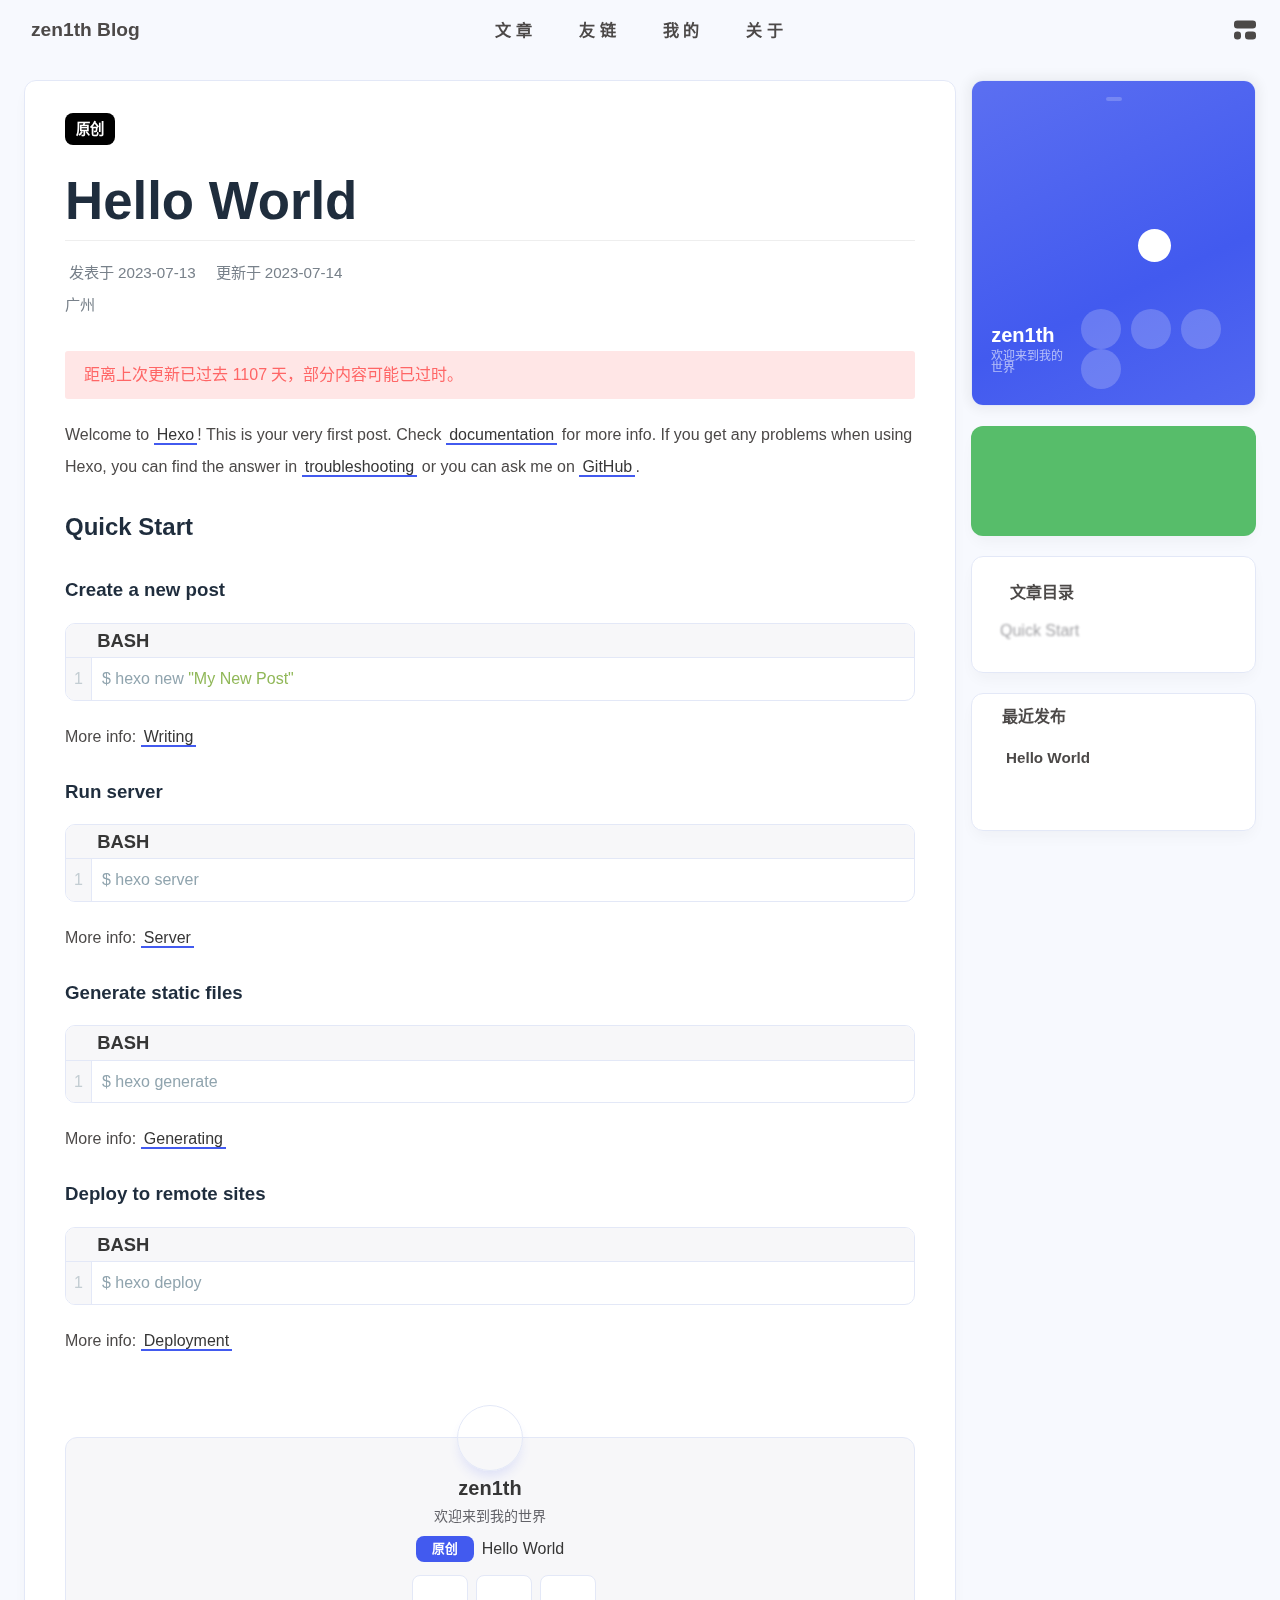
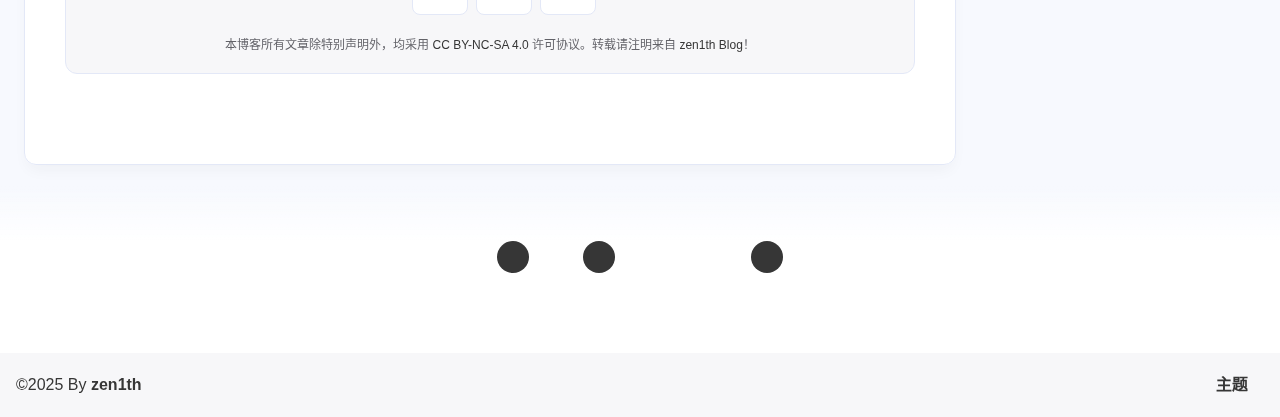
<file: 2023/07/13/hello-world/index.html>
<!DOCTYPE html><html lang="zh-CN" data-theme="light"><head><meta charset="UTF-8"><meta http-equiv="X-UA-Compatible" content="IE=edge"><meta name="viewport" content="width=device-width, initial-scale=1.0, user-scalable=no"><title>Hello World | zen1th Blog</title><meta name="author" content="zen1th"><meta name="copyright" content="zen1th"><meta name="format-detection" content="telephone=no"><meta name="theme-color" content="#f7f9fe"><meta name="mobile-web-app-capable" content="yes"><meta name="apple-touch-fullscreen" content="yes"><meta name="apple-mobile-web-app-title" content="Hello World"><meta name="application-name" content="Hello World"><meta name="apple-mobile-web-app-capable" content="yes"><meta name="apple-mobile-web-app-status-bar-style" content="#f7f9fe"><meta property="og:type" content="article"><meta property="og:title" content="Hello World"><meta property="og:url" content="https://zen1th.vip/2023/07/13/hello-world/index.html"><meta property="og:site_name" content="zen1th Blog"><meta property="og:description" content="Welcome to Hexo! This is your very first post. Check documentation for more info. If you get any problems when using Hexo, you can find the answer in"><meta property="og:locale" content="zh-CN"><meta property="og:image" content="https://zen1th.vip/assets/avatar.png"><meta property="article:author" content="zen1th"><meta property="article:tag"><meta name="twitter:card" content="summary"><meta name="twitter:image" content="https://zen1th.vip/assets/avatar.png"><meta name="description" content="Welcome to Hexo! This is your very first post. Check documentation for more info. If you get any problems when using Hexo, you can find the answer in"><link rel="shortcut icon" href="/assets/favicon.ico"><link rel="canonical" href="https://zen1th.vip/2023/07/13/hello-world/"><link rel="preconnect" href="//cdn.cbd.int"/><meta name="google-site-verification" content="xxx"/><meta name="baidu-site-verification" content="code-xxx"/><meta name="msvalidate.01" content="xxx"/><link rel="stylesheet" href="/css/index.css"><link rel="stylesheet" href="https://cdn.cbd.int/@fortawesome/fontawesome-free@6.4.0/css/all.min.css" media="print" onload="this.media='all'"><link rel="stylesheet" href="https://cdn.cbd.int/node-snackbar@0.1.16/dist/snackbar.min.css" media="print" onload="this.media='all'"><link rel="stylesheet" href="https://cdn.cbd.int/@fancyapps/ui@5.0.28/dist/fancybox/fancybox.css" media="print" onload="this.media='all'"><script>const GLOBAL_CONFIG = {
  linkPageTop: undefined,
  peoplecanvas: {"enable":true,"img":"https://upload-bbs.miyoushe.com/upload/2024/07/27/125766904/ba62475f396df9de3316a08ed9e65d86_5680958632268053399..png"},
  postHeadAiDescription: {"enable":true,"gptName":"AnZhiYu","mode":"local","switchBtn":false,"btnLink":"https://afdian.net/item/886a79d4db6711eda42a52540025c377","randomNum":3,"basicWordCount":1000,"key":"xxxx","Referer":"https://xx.xx/"},
  diytitle: {"enable":true,"leaveTitle":"w(ﾟДﾟ)w 不要走！再看看嘛！","backTitle":"♪(^∇^*)欢迎肥来！"},
  LA51: undefined,
  greetingBox: undefined,
  twikooEnvId: '',
  commentBarrageConfig:undefined,
  music_page_default: "nav_music",
  root: '/',
  preloader: {"source":3},
  friends_vue_info: undefined,
  navMusic: true,
  mainTone: undefined,
  authorStatus: {"skills":null},
  algolia: undefined,
  localSearch: undefined,
  translate: {"defaultEncoding":2,"translateDelay":0,"msgToTraditionalChinese":"繁","msgToSimplifiedChinese":"简","rightMenuMsgToTraditionalChinese":"转为繁体","rightMenuMsgToSimplifiedChinese":"转为简体"},
  noticeOutdate: {"limitDay":180,"position":"top","messagePrev":"距离上次更新已过去","messageNext":"天，部分内容可能已过时。"},
  highlight: {"plugin":"highlight.js","highlightCopy":true,"highlightLang":true,"highlightHeightLimit":330},
  copy: {
    success: '复制成功',
    error: '复制错误',
    noSupport: '浏览器不支持'
  },
  relativeDate: {
    homepage: false,
    simplehomepage: true,
    post: false
  },
  runtime: '天',
  date_suffix: {
    just: '刚刚',
    min: '分钟前',
    hour: '小时前',
    day: '天前',
    month: '个月前'
  },
  copyright: {"copy":true,"copyrightEbable":false,"limitCount":50,"languages":{"author":"作者: zen1th","link":"链接: ","source":"来源: zen1th Blog","info":"著作权归作者所有。商业转载请联系作者获得授权，非商业转载请注明出处。","copySuccess":"复制成功，复制和转载请标注本文地址"}},
  lightbox: 'fancybox',
  Snackbar: {"chs_to_cht":"你已切换为繁体","cht_to_chs":"你已切换为简体","day_to_night":"你已切换为深色模式","night_to_day":"你已切换为浅色模式","bgLight":"#425AEF","bgDark":"#1f1f1f","position":"top-center"},
  source: {
    justifiedGallery: {
      js: 'https://cdn.cbd.int/flickr-justified-gallery@2.1.2/dist/fjGallery.min.js',
      css: 'https://cdn.cbd.int/flickr-justified-gallery@2.1.2/dist/fjGallery.css'
    }
  },
  isPhotoFigcaption: false,
  islazyload: true,
  isAnchor: false,
  shortcutKey: undefined,
  autoDarkmode: true
}</script><script id="config-diff">var GLOBAL_CONFIG_SITE = {
  configTitle: 'zen1th Blog',
  title: 'Hello World',
  postAI: '',
  pageFillDescription: 'Quick Start, Create a new post, Run server, Generate static files, Deploy to remote sites',
  isPost: true,
  isHome: false,
  isHighlightShrink: false,
  isToc: true,
  postUpdate: '2023-07-14 16:16:21',
  postMainColor: '',
}</script><noscript><style type="text/css">
  #nav {
    opacity: 1
  }
  .justified-gallery img {
    opacity: 1
  }

  #recent-posts time,
  #post-meta time {
    display: inline !important
  }
</style></noscript><script>(win=>{
      win.saveToLocal = {
        set: (key, value, ttl) => {
          if (ttl === 0) return
          const now = Date.now()
          const expiry = now + ttl * 86400000
          const item = {
            value,
            expiry
          }
          localStorage.setItem(key, JSON.stringify(item))
        },
      
        get: key => {
          const itemStr = localStorage.getItem(key)
      
          if (!itemStr) {
            return undefined
          }
          const item = JSON.parse(itemStr)
          const now = Date.now()
      
          if (now > item.expiry) {
            localStorage.removeItem(key)
            return undefined
          }
          return item.value
        }
      }
    
      win.getScript = (url, attr = {}) => new Promise((resolve, reject) => {
        const script = document.createElement('script')
        script.src = url
        script.async = true
        script.onerror = reject
        script.onload = script.onreadystatechange = function() {
          const loadState = this.readyState
          if (loadState && loadState !== 'loaded' && loadState !== 'complete') return
          script.onload = script.onreadystatechange = null
          resolve()
        }

        Object.keys(attr).forEach(key => {
          script.setAttribute(key, attr[key])
        })

        document.head.appendChild(script)
      })
    
      win.getCSS = (url, id = false) => new Promise((resolve, reject) => {
        const link = document.createElement('link')
        link.rel = 'stylesheet'
        link.href = url
        if (id) link.id = id
        link.onerror = reject
        link.onload = link.onreadystatechange = function() {
          const loadState = this.readyState
          if (loadState && loadState !== 'loaded' && loadState !== 'complete') return
          link.onload = link.onreadystatechange = null
          resolve()
        }
        document.head.appendChild(link)
      })
    
      win.activateDarkMode = () => {
        document.documentElement.setAttribute('data-theme', 'dark')
        if (document.querySelector('meta[name="theme-color"]') !== null) {
          document.querySelector('meta[name="theme-color"]').setAttribute('content', '#18171d')
        }
      }
      win.activateLightMode = () => {
        document.documentElement.setAttribute('data-theme', 'light')
        if (document.querySelector('meta[name="theme-color"]') !== null) {
          document.querySelector('meta[name="theme-color"]').setAttribute('content', '#f7f9fe')
        }
      }
      const t = saveToLocal.get('theme')
    
          const isDarkMode = window.matchMedia('(prefers-color-scheme: dark)').matches
          const isLightMode = window.matchMedia('(prefers-color-scheme: light)').matches
          const isNotSpecified = window.matchMedia('(prefers-color-scheme: no-preference)').matches
          const hasNoSupport = !isDarkMode && !isLightMode && !isNotSpecified

          if (t === undefined) {
            if (isLightMode) activateLightMode()
            else if (isDarkMode) activateDarkMode()
            else if (isNotSpecified || hasNoSupport) {
              const now = new Date()
              const hour = now.getHours()
              const isNight = hour <= 6 || hour >= 18
              isNight ? activateDarkMode() : activateLightMode()
            }
            window.matchMedia('(prefers-color-scheme: dark)').addListener(e => {
              if (saveToLocal.get('theme') === undefined) {
                e.matches ? activateDarkMode() : activateLightMode()
              }
            })
          } else if (t === 'light') activateLightMode()
          else activateDarkMode()
        
      const asideStatus = saveToLocal.get('aside-status')
      if (asideStatus !== undefined) {
        if (asideStatus === 'hide') {
          document.documentElement.classList.add('hide-aside')
        } else {
          document.documentElement.classList.remove('hide-aside')
        }
      }
    
      const detectApple = () => {
        if(/iPad|iPhone|iPod|Macintosh/.test(navigator.userAgent)){
          document.documentElement.classList.add('apple')
        }
      }
      detectApple()
    })(window)</script><meta name="generator" content="Hexo 7.3.0"></head><body data-type="anzhiyu"><div id="web_bg"></div><div id="an_music_bg"></div><div id="loading-box" onclick="document.getElementById(&quot;loading-box&quot;).classList.add(&quot;loaded&quot;)"><div class="loading-bg"><img class="loading-img nolazyload" alt="加载头像" src="/assets/lazyload.gif"/><div class="loading-image-dot"></div></div></div><script>const preloader = {
  endLoading: () => {
    document.getElementById('loading-box').classList.add("loaded");
  },
  initLoading: () => {
    document.getElementById('loading-box').classList.remove("loaded")
  }
}
window.addEventListener('load',()=> { preloader.endLoading() })
setTimeout(function(){preloader.endLoading();},10000)

if (true) {
  document.addEventListener('pjax:send', () => { preloader.initLoading() })
  document.addEventListener('pjax:complete', () => { preloader.endLoading() })
}</script><link rel="stylesheet" href="https://cdn.cbd.int/anzhiyu-theme-static@1.1.10/progress_bar/progress_bar.css"/><script async="async" src="https://cdn.cbd.int/pace-js@1.2.4/pace.min.js" data-pace-options="{ &quot;restartOnRequestAfter&quot;:false,&quot;eventLag&quot;:false}"></script><div class="post" id="body-wrap"><header class="not-top-img" id="page-header"><nav id="nav"><div id="nav-group"><span id="blog_name"><a id="site-name" href="/" accesskey="h"><div class="title">zen1th Blog</div><i class="anzhiyufont anzhiyu-icon-house-chimney"></i></a></span><div class="mask-name-container"><div id="name-container"><a id="page-name" href="javascript:anzhiyu.scrollToDest(0, 500)">PAGE_NAME</a></div></div><div id="menus"><div class="menus_items"><div class="menus_item"><a class="site-page" href="javascript:void(0);"><span> 文章</span></a><ul class="menus_item_child"><li><a class="site-page child faa-parent animated-hover" href="/archives/"><i class="anzhiyufont anzhiyu-icon-box-archive faa-tada" style="font-size: 0.9em;"></i><span> 文章列表</span></a></li><li><a class="site-page child faa-parent animated-hover" href="/categories/"><i class="anzhiyufont anzhiyu-icon-shapes faa-tada" style="font-size: 0.9em;"></i><span> 全部分类</span></a></li><li><a class="site-page child faa-parent animated-hover" href="/tags/"><i class="anzhiyufont anzhiyu-icon-tags faa-tada" style="font-size: 0.9em;"></i><span> 全部标签</span></a></li></ul></div><div class="menus_item"><a class="site-page" href="javascript:void(0);"><span> 友链</span></a><ul class="menus_item_child"><li><a class="site-page child faa-parent animated-hover" href="/link/"><i class="anzhiyufont anzhiyu-icon-link faa-tada" style="font-size: 0.9em;"></i><span> 友情链接</span></a></li></ul></div><div class="menus_item"><a class="site-page" href="javascript:void(0);"><span> 我的</span></a><ul class="menus_item_child"><li><a class="site-page child faa-parent animated-hover" href="/music/"><i class="anzhiyufont anzhiyu-icon-music faa-tada" style="font-size: 0.9em;"></i><span> 音乐馆</span></a></li></ul></div><div class="menus_item"><a class="site-page" href="javascript:void(0);"><span> 关于</span></a><ul class="menus_item_child"><li><a class="site-page child faa-parent animated-hover" href="/about/"><i class="anzhiyufont anzhiyu-icon-paper-plane faa-tada" style="font-size: 0.9em;"></i><span> 关于本人</span></a></li><li><a class="site-page child faa-parent animated-hover" href="/essay/"><i class="anzhiyufont anzhiyu-icon-lightbulb faa-tada" style="font-size: 0.9em;"></i><span> 闲言碎语</span></a></li></ul></div></div></div><div id="nav-right"><div class="nav-button only-home" id="travellings_button" title="随机前往一个开往项目网站"><a class="site-page" onclick="anzhiyu.totraveling()" title="随机前往一个开往项目网站" href="javascript:void(0);" rel="external nofollow" data-pjax-state="external"><i class="anzhiyufont anzhiyu-icon-train"></i></a></div><div class="nav-button" id="randomPost_button"><a class="site-page" onclick="toRandomPost()" title="随机前往一个文章" href="javascript:void(0);"><i class="anzhiyufont anzhiyu-icon-dice"></i></a></div><input id="center-console" type="checkbox"/><label class="widget" for="center-console" title="中控台" onclick="anzhiyu.switchConsole();"><i class="left"></i><i class="widget center"></i><i class="widget right"></i></label><div id="console"><div class="console-card-group-reward"><ul class="reward-all console-card"><li class="reward-item"><a href="https://npm.elemecdn.com/anzhiyu-blog@1.1.6/img/post/common/qrcode-weichat.png" target="_blank"><img class="post-qr-code-img" alt="微信" src= "[data-uri]" onerror="this.onerror=null,this.src=&quot;/img/404.jpg&quot;" data-lazy-src="https://npm.elemecdn.com/anzhiyu-blog@1.1.6/img/post/common/qrcode-weichat.png"/></a><div class="post-qr-code-desc">微信</div></li><li class="reward-item"><a href="https://npm.elemecdn.com/anzhiyu-blog@1.1.6/img/post/common/qrcode-alipay.png" target="_blank"><img class="post-qr-code-img" alt="支付宝" src= "[data-uri]" onerror="this.onerror=null,this.src=&quot;/img/404.jpg&quot;" data-lazy-src="https://npm.elemecdn.com/anzhiyu-blog@1.1.6/img/post/common/qrcode-alipay.png"/></a><div class="post-qr-code-desc">支付宝</div></li></ul></div><div class="console-card-group"><div class="console-card-group-left"><div class="console-card" id="card-newest-comments"><div class="card-content"><div class="author-content-item-tips">互动</div><span class="author-content-item-title"> 最新评论</span></div><div class="aside-list"><span>正在加载中...</span></div></div></div><div class="console-card-group-right"><div class="console-card tags"><div class="card-content"><div class="author-content-item-tips">兴趣点</div><span class="author-content-item-title">寻找你感兴趣的领域</span></div></div><div class="console-card history"><div class="item-headline"><i class="anzhiyufont anzhiyu-icon-box-archiv"></i><span>文章</span></div><div class="card-archives"><div class="item-headline"><i class="anzhiyufont anzhiyu-icon-archive"></i><span>归档</span></div><ul class="card-archive-list"><li class="card-archive-list-item"><a class="card-archive-list-link" href="/archives/2023/07/"><span class="card-archive-list-date">七月 2023</span><div class="card-archive-list-count-group"><span class="card-archive-list-count">1</span><span>篇</span></div></a></li></ul></div><hr/></div></div></div><div class="button-group"><div class="console-btn-item"><a class="darkmode_switchbutton" title="显示模式切换" href="javascript:void(0);"><i class="anzhiyufont anzhiyu-icon-moon"></i></a></div><div class="console-btn-item" id="consoleHideAside" onclick="anzhiyu.hideAsideBtn()" title="边栏显示控制"><a class="asideSwitch"><i class="anzhiyufont anzhiyu-icon-arrows-left-right"></i></a></div><div class="console-btn-item" id="consoleMusic" onclick="anzhiyu.musicToggle()" title="音乐开关"><a class="music-switch"><i class="anzhiyufont anzhiyu-icon-music"></i></a></div></div><div class="console-mask" onclick="anzhiyu.hideConsole()" href="javascript:void(0);"></div></div><div class="nav-button" id="nav-totop"><a class="totopbtn" href="javascript:void(0);"><i class="anzhiyufont anzhiyu-icon-arrow-up"></i><span id="percent" onclick="anzhiyu.scrollToDest(0,500)">0</span></a></div><div id="toggle-menu"><a class="site-page" href="javascript:void(0);" title="切换"><i class="anzhiyufont anzhiyu-icon-bars"></i></a></div></div></div></nav></header><main id="blog-container"><div class="layout" id="content-inner"><div id="post"><div id="post-info"><div id="post-firstinfo"><div class="meta-firstline"><a class="post-meta-original">原创</a><span class="article-meta tags"></span></div></div><h1 class="post-title" itemprop="name headline">Hello World</h1><div id="post-meta"><div class="meta-firstline"><span class="post-meta-date"><i class="anzhiyufont anzhiyu-icon-calendar-days post-meta-icon"></i><span class="post-meta-label">发表于</span><time class="post-meta-date-created" itemprop="dateCreated datePublished" datetime="2023-07-13T08:16:21.000Z" title="发表于 2023-07-13 16:16:21">2023-07-13</time><span class="post-meta-separator"></span><i class="anzhiyufont anzhiyu-icon-history post-meta-icon"></i><span class="post-meta-label">更新于</span><time class="post-meta-date-updated" itemprop="dateCreated datePublished" datetime="2023-07-14T08:16:21.000Z" title="更新于 2023-07-14 16:16:21">2023-07-14</time></span></div><div class="meta-secondline"><span class="post-meta-separator">       </span><span class="post-meta-position" title="作者IP属地为广州"><i class="anzhiyufont anzhiyu-icon-location-dot"></i>广州</span></div></div></div><article class="post-content" id="article-container" itemscope itemtype="https://zen1th.vip/2023/07/13/hello-world/"><header><h1 id="CrawlerTitle" itemprop="name headline">Hello World</h1><span itemprop="author" itemscope itemtype="http://schema.org/Person">zen1th</span><time itemprop="dateCreated datePublished" datetime="2023-07-13T08:16:21.000Z" title="发表于 2023-07-13 16:16:21">2023-07-13</time><time itemprop="dateCreated datePublished" datetime="2023-07-14T08:16:21.000Z" title="更新于 2023-07-14 16:16:21">2023-07-14</time></header><p>Welcome to <a target="_blank" rel="noopener" href="https://hexo.io/">Hexo</a>! This is your very first post. Check <a target="_blank" rel="noopener" href="https://hexo.io/docs/">documentation</a> for more info. If you get any problems when using Hexo, you can find the answer in <a target="_blank" rel="noopener" href="https://hexo.io/docs/troubleshooting.html">troubleshooting</a> or you can ask me on <a target="_blank" rel="noopener" href="https://github.com/hexojs/hexo/issues">GitHub</a>.</p>
<h2 id="Quick-Start"><a href="#Quick-Start" class="headerlink" title="Quick Start"></a>Quick Start</h2><h3 id="Create-a-new-post"><a href="#Create-a-new-post" class="headerlink" title="Create a new post"></a>Create a new post</h3><figure class="highlight bash"><table><tr><td class="gutter"><pre><span class="line">1</span><br></pre></td><td class="code"><pre><span class="line">$ hexo new <span class="string">&quot;My New Post&quot;</span></span><br></pre></td></tr></table></figure>

<p>More info: <a target="_blank" rel="noopener" href="https://hexo.io/docs/writing.html">Writing</a></p>
<h3 id="Run-server"><a href="#Run-server" class="headerlink" title="Run server"></a>Run server</h3><figure class="highlight bash"><table><tr><td class="gutter"><pre><span class="line">1</span><br></pre></td><td class="code"><pre><span class="line">$ hexo server</span><br></pre></td></tr></table></figure>

<p>More info: <a target="_blank" rel="noopener" href="https://hexo.io/docs/server.html">Server</a></p>
<h3 id="Generate-static-files"><a href="#Generate-static-files" class="headerlink" title="Generate static files"></a>Generate static files</h3><figure class="highlight bash"><table><tr><td class="gutter"><pre><span class="line">1</span><br></pre></td><td class="code"><pre><span class="line">$ hexo generate</span><br></pre></td></tr></table></figure>

<p>More info: <a target="_blank" rel="noopener" href="https://hexo.io/docs/generating.html">Generating</a></p>
<h3 id="Deploy-to-remote-sites"><a href="#Deploy-to-remote-sites" class="headerlink" title="Deploy to remote sites"></a>Deploy to remote sites</h3><figure class="highlight bash"><table><tr><td class="gutter"><pre><span class="line">1</span><br></pre></td><td class="code"><pre><span class="line">$ hexo deploy</span><br></pre></td></tr></table></figure>

<p>More info: <a target="_blank" rel="noopener" href="https://hexo.io/docs/one-command-deployment.html">Deployment</a></p>
</article><div class="post-copyright"><div class="copyright-cc-box"><i class="anzhiyufont anzhiyu-icon-copyright"></i></div><div class="post-copyright__author_box"><a class="post-copyright__author_img" href="/" title="头像"><img class="post-copyright__author_img_back" src= "[data-uri]" onerror="this.onerror=null,this.src=&quot;/img/404.jpg&quot;" data-lazy-src="/assets/avatar.png" title="头像" alt="头像"><img class="post-copyright__author_img_front" src= "[data-uri]" onerror="this.onerror=null,this.src=&quot;/img/404.jpg&quot;" data-lazy-src="/assets/avatar.png" title="头像" alt="头像"></a><div class="post-copyright__author_name">zen1th</div><div class="post-copyright__author_desc">欢迎来到我的世界</div></div><div class="post-copyright__post__info"><a class="post-copyright__original" title="该文章为原创文章，注意版权协议" href="https://zen1th.vip/2023/07/13/hello-world/">原创</a><a class="post-copyright-title"><span onclick="rm.copyPageUrl('https://zen1th.vip/2023/07/13/hello-world/')">Hello World</span></a></div><div class="post-tools" id="post-tools"><div class="post-tools-left"><div class="rewardLeftButton"></div><div class="shareRight"><div class="share-link mobile"><div class="share-qrcode"><div class="share-button" title="使用手机访问这篇文章"><i class="anzhiyufont anzhiyu-icon-qrcode"></i></div><div class="share-main"><div class="share-main-all"><div id="qrcode" title="https://zen1th.vip/2023/07/13/hello-world/"></div><div class="reward-dec">使用手机访问这篇文章</div></div></div></div></div><div class="share-link weibo"><a class="share-button" target="_blank" href="https://service.weibo.com/share/share.php?title=undefined&amp;url=https://zen1th.vip/2023/07/13/hello-world/&amp;pic=undefined" rel="external nofollow noreferrer noopener"><i class="anzhiyufont anzhiyu-icon-weibo"></i></a></div><script>function copyCurrentPageUrl() {
  var currentPageUrl = window.location.href;
  var input = document.createElement("input");
  input.setAttribute("value", currentPageUrl);
  document.body.appendChild(input);
  input.select();
  input.setSelectionRange(0, 99999);
  document.execCommand("copy");
  document.body.removeChild(input);
}</script><div class="share-link copyurl"><div class="share-button" id="post-share-url" title="复制链接" onclick="copyCurrentPageUrl()"><i class="anzhiyufont anzhiyu-icon-link"></i></div></div></div></div></div><div class="post-copyright__notice"><span class="post-copyright-info">本博客所有文章除特别声明外，均采用 <a href="https://creativecommons.org/licenses/by-nc-sa/4.0/" target="_blank">CC BY-NC-SA 4.0</a> 许可协议。转载请注明来自 <a href="https://zen1th.vip" target="_blank">zen1th Blog</a>！</span></div></div><div class="post-tools-right"><div class="tag_share"><div class="post-meta__box"><div class="post-meta__box__tag-list"></div></div></div><div class="post_share"><div class="social-share" data-image="/assets/avatar.png" data-sites="facebook,twitter,wechat,weibo,qq"></div><link rel="stylesheet" href="https://cdn.cbd.int/butterfly-extsrc@1.1.3/sharejs/dist/css/share.min.css" media="print" onload="this.media='all'"/><script src="https://cdn.cbd.int/butterfly-extsrc@1.1.3/sharejs/dist/js/social-share.min.js" defer="defer"></script></div></div><nav class="pagination-post" id="pagination"></nav></div><div class="aside-content" id="aside-content"><div class="card-widget card-info"><div class="card-content"><div class="author-info__sayhi" id="author-info__sayhi" onclick="anzhiyu.changeSayHelloText()"></div><div class="author-info-avatar"><img class="avatar-img" src= "[data-uri]" onerror="this.onerror=null,this.src=&quot;/img/404.jpg&quot;" data-lazy-src="/assets/avatar.png" onerror="this.onerror=null;this.src='/img/friend_404.gif'" alt="avatar"/><div class="author-status"><img class="g-status" src= "[data-uri]" onerror="this.onerror=null,this.src=&quot;/img/404.jpg&quot;" data-lazy-src="/assets/favicon.png" alt="status"/></div></div><div class="author-info__description">爱数码，爱折腾 dierhang
</div><div class="author-info__bottom-group"><a class="author-info__bottom-group-left" href="/"><h1 class="author-info__name">zen1th</h1><div class="author-info__desc">欢迎来到我的世界</div></a><div class="card-info-social-icons is-center"><a class="social-icon faa-parent animated-hover" href="https://github.com/niaopian" target="_blank" title="Github"><i class="anzhiyufont anzhiyu-icon-github"></i></a><a class="social-icon faa-parent animated-hover" href="/atom.xml" target="_blank" title="RSS"><i class="anzhiyufont anzhiyu-icon-rss"></i></a><a class="social-icon faa-parent animated-hover" href="mailto:2251829764@qq.com" target="_blank" title="Email"><i class="anzhiyufont anzhiyu-icon-envelope"></i></a><a class="social-icon faa-parent animated-hover" href="https://m.cmx.im/@zen1th" target="_blank" title="Mastodon"><i class="fa-brands fa-mastodon faa-tada"></i></a></div></div></div></div><div class="card-widget anzhiyu-right-widget" id="card-wechat" onclick="null"><div id="flip-wrapper"><div id="flip-content"><div class="face" style="background: url(https://bu.dusays.com/2023/01/13/63c02edf44033.png) center center / 100% no-repeat"></div><div class="back face" style="background: url(https://bu.dusays.com/2023/05/13/645fa415e8694.png) center center / 100% no-repeat"></div></div></div></div><div class="sticky_layout"><div class="card-widget" id="card-toc"><div class="item-headline"><i class="anzhiyufont anzhiyu-icon-bars"></i><span>文章目录</span><span class="toc-percentage"></span></div><div class="toc-content"><ol class="toc"><li class="toc-item toc-level-2"><a class="toc-link" href="#Quick-Start"><span class="toc-number">1.</span> <span class="toc-text">Quick Start</span></a><ol class="toc-child"><li class="toc-item toc-level-3"><a class="toc-link" href="#Create-a-new-post"><span class="toc-number">1.1.</span> <span class="toc-text">Create a new post</span></a></li><li class="toc-item toc-level-3"><a class="toc-link" href="#Run-server"><span class="toc-number">1.2.</span> <span class="toc-text">Run server</span></a></li><li class="toc-item toc-level-3"><a class="toc-link" href="#Generate-static-files"><span class="toc-number">1.3.</span> <span class="toc-text">Generate static files</span></a></li><li class="toc-item toc-level-3"><a class="toc-link" href="#Deploy-to-remote-sites"><span class="toc-number">1.4.</span> <span class="toc-text">Deploy to remote sites</span></a></li></ol></li></ol></div></div><div class="card-widget card-recent-post"><div class="item-headline"><i class="anzhiyufont anzhiyu-icon-history"></i><span>最近发布</span></div><div class="aside-list"><div class="aside-list-item no-cover"><div class="content"><a class="title" href="/2023/07/13/hello-world/" title="Hello World">Hello World</a><time datetime="2023-07-13T08:16:21.000Z" title="发表于 2023-07-13 16:16:21">2023-07-13</time></div></div></div></div></div></div></div></main><footer id="footer"><div id="footer-wrap"><div id="footer_deal"><a class="deal_link" href="mailto:2251829764@qq.com" title="email"><i class="anzhiyufont anzhiyu-icon-envelope"></i></a><a class="deal_link" href="/atom.xml" title="RSS"><i class="anzhiyufont anzhiyu-icon-rss"></i></a><img class="footer_mini_logo" title="返回顶部" alt="返回顶部" onclick="anzhiyu.scrollToDest(0, 500)" src= "[data-uri]" onerror="this.onerror=null,this.src=&quot;/img/404.jpg&quot;" data-lazy-src="/assets/avatar.png" size="50px"/><a class="deal_link" target="_blank" rel="noopener" href="https://github.com/niaopian" title="Github"><i class="anzhiyufont anzhiyu-icon-github"></i></a></div><p id="ghbdages"><a class="github-badge" target="_blank" href="https://hexo.io/" style="margin-inline:5px" data-title="博客框架为Hexo_v5.4.0" title="博客框架为Hexo_v5.4.0"><img src= "[data-uri]" onerror="this.onerror=null,this.src=&quot;/img/404.jpg&quot;" data-lazy-src="https://npm.elemecdn.com/anzhiyu-blog@2.1.5/img/badge/Frame-Hexo.svg" alt="博客框架为Hexo_v5.4.0"/></a><a class="github-badge" target="_blank" href="https://blog.anheyu.com/" style="margin-inline:5px" data-title="本站使用AnZhiYu主题" title="本站使用AnZhiYu主题"><img src= "[data-uri]" onerror="this.onerror=null,this.src=&quot;/img/404.jpg&quot;" data-lazy-src="https://npm.elemecdn.com/anzhiyu-theme-static@1.0.9/img/Theme-AnZhiYu-2E67D3.svg" alt="本站使用AnZhiYu主题"/></a><a class="github-badge" target="_blank" href="https://github.com/niaopian" style="margin-inline:5px" data-title="本站项目由Github托管" title="本站项目由Github托管"><img src= "[data-uri]" onerror="this.onerror=null,this.src=&quot;/img/404.jpg&quot;" data-lazy-src="https://npm.elemecdn.com/anzhiyu-blog@2.1.5/img/badge/Source-Github.svg" alt="本站项目由Github托管"/></a></p></div><div id="footer-bar"><div class="footer-bar-links"><div class="footer-bar-left"><div id="footer-bar-tips"><div class="copyright">&copy;2025 By <a class="footer-bar-link" href="/" title="zen1th" target="_blank">zen1th</a></div></div><div id="footer-type-tips"></div></div><div class="footer-bar-right"><a class="footer-bar-link" target="_blank" rel="noopener" href="https://github.com/anzhiyu-c/hexo-theme-anzhiyu" title="主题">主题</a></div></div></div></footer></div><div id="sidebar"><div id="menu-mask"></div><div id="sidebar-menus"><div class="sidebar-site-data site-data is-center"><a href="/archives/" title="archive"><div class="headline">文章</div><div class="length-num">1</div></a><a href="/tags/" title="tag"><div class="headline">标签</div><div class="length-num">0</div></a><a href="/categories/" title="category"><div class="headline">分类</div><div class="length-num">0</div></a></div><span class="sidebar-menu-item-title">功能</span><div class="sidebar-menu-item"><a class="darkmode_switchbutton menu-child" href="javascript:void(0);" title="显示模式"><i class="anzhiyufont anzhiyu-icon-circle-half-stroke"></i><span>显示模式</span></a></div><div class="back-menu-list-groups"><div class="back-menu-list-group"><div class="back-menu-list-title">网页</div><div class="back-menu-list"><a class="back-menu-item" target="_blank" rel="noopener" href="https://blog.zen1th.vip/" title="博客"><img class="back-menu-item-icon" src= "[data-uri]" onerror="this.onerror=null,this.src=&quot;/img/404.jpg&quot;" data-lazy-src="/img/favicon.ico" alt="博客"/><span class="back-menu-item-text">博客</span></a></div></div><div class="back-menu-list-group"><div class="back-menu-list-title">项目</div><div class="back-menu-list"><a class="back-menu-item" target="_blank" rel="noopener" href="https://image.anheyu.com/" title="安知鱼图床"><img class="back-menu-item-icon" src= "[data-uri]" onerror="this.onerror=null,this.src=&quot;/img/404.jpg&quot;" data-lazy-src="https://image.anheyu.com/favicon.ico" alt="安知鱼图床"/><span class="back-menu-item-text">安知鱼图床</span></a></div></div></div><div class="menus_items"><div class="menus_item"><a class="site-page" href="javascript:void(0);"><span> 文章</span></a><ul class="menus_item_child"><li><a class="site-page child faa-parent animated-hover" href="/archives/"><i class="anzhiyufont anzhiyu-icon-box-archive faa-tada" style="font-size: 0.9em;"></i><span> 文章列表</span></a></li><li><a class="site-page child faa-parent animated-hover" href="/categories/"><i class="anzhiyufont anzhiyu-icon-shapes faa-tada" style="font-size: 0.9em;"></i><span> 全部分类</span></a></li><li><a class="site-page child faa-parent animated-hover" href="/tags/"><i class="anzhiyufont anzhiyu-icon-tags faa-tada" style="font-size: 0.9em;"></i><span> 全部标签</span></a></li></ul></div><div class="menus_item"><a class="site-page" href="javascript:void(0);"><span> 友链</span></a><ul class="menus_item_child"><li><a class="site-page child faa-parent animated-hover" href="/link/"><i class="anzhiyufont anzhiyu-icon-link faa-tada" style="font-size: 0.9em;"></i><span> 友情链接</span></a></li></ul></div><div class="menus_item"><a class="site-page" href="javascript:void(0);"><span> 我的</span></a><ul class="menus_item_child"><li><a class="site-page child faa-parent animated-hover" href="/music/"><i class="anzhiyufont anzhiyu-icon-music faa-tada" style="font-size: 0.9em;"></i><span> 音乐馆</span></a></li></ul></div><div class="menus_item"><a class="site-page" href="javascript:void(0);"><span> 关于</span></a><ul class="menus_item_child"><li><a class="site-page child faa-parent animated-hover" href="/about/"><i class="anzhiyufont anzhiyu-icon-paper-plane faa-tada" style="font-size: 0.9em;"></i><span> 关于本人</span></a></li><li><a class="site-page child faa-parent animated-hover" href="/essay/"><i class="anzhiyufont anzhiyu-icon-lightbulb faa-tada" style="font-size: 0.9em;"></i><span> 闲言碎语</span></a></li></ul></div></div><span class="sidebar-menu-item-title">标签</span></div></div><div id="rightside"><div id="rightside-config-hide"><button id="readmode" type="button" title="阅读模式"><i class="anzhiyufont anzhiyu-icon-book-open"></i></button><button id="translateLink" type="button" title="简繁转换">繁</button><button id="darkmode" type="button" title="浅色和深色模式转换"><i class="anzhiyufont anzhiyu-icon-circle-half-stroke"></i></button><button id="hide-aside-btn" type="button" title="单栏和双栏切换"><i class="anzhiyufont anzhiyu-icon-arrows-left-right"></i></button></div><div id="rightside-config-show"><button id="rightside-config" type="button" title="设置"><i class="anzhiyufont anzhiyu-icon-gear"></i></button><button class="close" id="mobile-toc-button" type="button" title="目录"><i class="anzhiyufont anzhiyu-icon-list-ul"></i></button><button id="go-up" type="button" title="回到顶部"><i class="anzhiyufont anzhiyu-icon-arrow-up"></i></button></div></div><div id="nav-music"><a id="nav-music-hoverTips" onclick="anzhiyu.musicToggle()" accesskey="m">播放音乐</a><div id="console-music-bg"></div><meting-js id="8152976493" server="netease" type="playlist" mutex="true" preload="none" theme="var(--anzhiyu-main)" data-lrctype="0" order="random" volume="0.7"></meting-js></div><div id="rightMenu"><div class="rightMenu-group rightMenu-small"><div class="rightMenu-item" id="menu-backward"><i class="anzhiyufont anzhiyu-icon-arrow-left"></i></div><div class="rightMenu-item" id="menu-forward"><i class="anzhiyufont anzhiyu-icon-arrow-right"></i></div><div class="rightMenu-item" id="menu-refresh"><i class="anzhiyufont anzhiyu-icon-arrow-rotate-right" style="font-size: 1rem;"></i></div><div class="rightMenu-item" id="menu-top"><i class="anzhiyufont anzhiyu-icon-arrow-up"></i></div></div><div class="rightMenu-group rightMenu-line rightMenuPlugin"><div class="rightMenu-item" id="menu-copytext"><i class="anzhiyufont anzhiyu-icon-copy"></i><span>复制选中文本</span></div><div class="rightMenu-item" id="menu-pastetext"><i class="anzhiyufont anzhiyu-icon-paste"></i><span>粘贴文本</span></div><a class="rightMenu-item" id="menu-commenttext"><i class="anzhiyufont anzhiyu-icon-comment-medical"></i><span>引用到评论</span></a><div class="rightMenu-item" id="menu-newwindow"><i class="anzhiyufont anzhiyu-icon-window-restore"></i><span>新窗口打开</span></div><div class="rightMenu-item" id="menu-copylink"><i class="anzhiyufont anzhiyu-icon-link"></i><span>复制链接地址</span></div><div class="rightMenu-item" id="menu-copyimg"><i class="anzhiyufont anzhiyu-icon-images"></i><span>复制此图片</span></div><div class="rightMenu-item" id="menu-downloadimg"><i class="anzhiyufont anzhiyu-icon-download"></i><span>下载此图片</span></div><div class="rightMenu-item" id="menu-newwindowimg"><i class="anzhiyufont anzhiyu-icon-window-restore"></i><span>新窗口打开图片</span></div><div class="rightMenu-item" id="menu-search"><i class="anzhiyufont anzhiyu-icon-magnifying-glass"></i><span>站内搜索</span></div><div class="rightMenu-item" id="menu-searchBaidu"><i class="anzhiyufont anzhiyu-icon-magnifying-glass"></i><span>百度搜索</span></div><div class="rightMenu-item" id="menu-music-toggle"><i class="anzhiyufont anzhiyu-icon-play"></i><span>播放音乐</span></div><div class="rightMenu-item" id="menu-music-back"><i class="anzhiyufont anzhiyu-icon-backward"></i><span>切换到上一首</span></div><div class="rightMenu-item" id="menu-music-forward"><i class="anzhiyufont anzhiyu-icon-forward"></i><span>切换到下一首</span></div><div class="rightMenu-item" id="menu-music-playlist" onclick="window.open(&quot;https://y.qq.com/n/ryqq/playlist/8802438608&quot;, &quot;_blank&quot;);" style="display: none;"><i class="anzhiyufont anzhiyu-icon-radio"></i><span>查看所有歌曲</span></div><div class="rightMenu-item" id="menu-music-copyMusicName"><i class="anzhiyufont anzhiyu-icon-copy"></i><span>复制歌名</span></div></div><div class="rightMenu-group rightMenu-line rightMenuOther"><a class="rightMenu-item menu-link" id="menu-randomPost"><i class="anzhiyufont anzhiyu-icon-shuffle"></i><span>随便逛逛</span></a><a class="rightMenu-item menu-link" href="/categories/"><i class="anzhiyufont anzhiyu-icon-cube"></i><span>博客分类</span></a><a class="rightMenu-item menu-link" href="/tags/"><i class="anzhiyufont anzhiyu-icon-tags"></i><span>文章标签</span></a></div><div class="rightMenu-group rightMenu-line rightMenuOther"><a class="rightMenu-item" id="menu-copy" href="javascript:void(0);"><i class="anzhiyufont anzhiyu-icon-copy"></i><span>复制地址</span></a><a class="rightMenu-item" id="menu-commentBarrage" href="javascript:void(0);"><i class="anzhiyufont anzhiyu-icon-message"></i><span class="menu-commentBarrage-text">关闭热评</span></a><a class="rightMenu-item" id="menu-darkmode" href="javascript:void(0);"><i class="anzhiyufont anzhiyu-icon-circle-half-stroke"></i><span class="menu-darkmode-text">深色模式</span></a><a class="rightMenu-item" id="menu-translate" href="javascript:void(0);"><i class="anzhiyufont anzhiyu-icon-language"></i><span>轉為繁體</span></a></div></div><div id="rightmenu-mask"></div><div><script src="/js/utils.js"></script><script src="/js/main.js"></script><script src="/js/tw_cn.js"></script><script src="https://cdn.cbd.int/@fancyapps/ui@5.0.28/dist/fancybox/fancybox.umd.js"></script><script src="https://cdn.cbd.int/instant.page@5.2.0/instantpage.js" type="module"></script><script src="https://cdn.cbd.int/vanilla-lazyload@17.8.5/dist/lazyload.iife.min.js"></script><script src="https://cdn.cbd.int/node-snackbar@0.1.16/dist/snackbar.min.js"></script><canvas id="universe"></canvas><script async src="https://npm.elemecdn.com/anzhiyu-theme-static@1.0.0/dark/dark.js"></script><script>// 消除控制台打印
var HoldLog = console.log;
console.log = function () {};
let now1 = new Date();
queueMicrotask(() => {
  const Log = function () {
    HoldLog.apply(console, arguments);
  }; //在恢复前输出日志
  const grt = new Date("07/13/2025 00:00:00"); //此处修改你的建站时间或者网站上线时间
  now1.setTime(now1.getTime() + 250);
  const days = (now1 - grt) / 1000 / 60 / 60 / 24;
  const dnum = Math.floor(days);
  const ascll = [
    `欢迎使用安知鱼!`,
    `生活明朗, 万物可爱`,
    `
        
       █████╗ ███╗   ██╗███████╗██╗  ██╗██╗██╗   ██╗██╗   ██╗
      ██╔══██╗████╗  ██║╚══███╔╝██║  ██║██║╚██╗ ██╔╝██║   ██║
      ███████║██╔██╗ ██║  ███╔╝ ███████║██║ ╚████╔╝ ██║   ██║
      ██╔══██║██║╚██╗██║ ███╔╝  ██╔══██║██║  ╚██╔╝  ██║   ██║
      ██║  ██║██║ ╚████║███████╗██║  ██║██║   ██║   ╚██████╔╝
      ╚═╝  ╚═╝╚═╝  ╚═══╝╚══════╝╚═╝  ╚═╝╚═╝   ╚═╝    ╚═════╝
        
        `,
    "已上线",
    dnum,
    "天",
    "©2025 By 安知鱼 V1.6.14",
  ];
  const ascll2 = [`NCC2-036`, `调用前置摄像头拍照成功，识别为【小笨蛋】.`, `Photo captured: `, `🤪`];

  setTimeout(
    Log.bind(
      console,
      `\n%c${ascll[0]} %c ${ascll[1]} %c ${ascll[2]} %c${ascll[3]}%c ${ascll[4]}%c ${ascll[5]}\n\n%c ${ascll[6]}\n`,
      "color:#425AEF",
      "",
      "color:#425AEF",
      "color:#425AEF",
      "",
      "color:#425AEF",
      ""
    )
  );
  setTimeout(
    Log.bind(
      console,
      `%c ${ascll2[0]} %c ${ascll2[1]} %c \n${ascll2[2]} %c\n${ascll2[3]}\n`,
      "color:white; background-color:#4fd953",
      "",
      "",
      'background:url("https://npm.elemecdn.com/anzhiyu-blog@1.1.6/img/post/common/tinggge.gif") no-repeat;font-size:450%'
    )
  );

  setTimeout(Log.bind(console, "%c WELCOME %c 你好，小笨蛋.", "color:white; background-color:#4f90d9", ""));

  setTimeout(
    console.warn.bind(
      console,
      "%c ⚡ Powered by 安知鱼 %c 你正在访问 zen1th 的博客.",
      "color:white; background-color:#f0ad4e",
      ""
    )
  );

  setTimeout(Log.bind(console, "%c W23-12 %c 你已打开控制台.", "color:white; background-color:#4f90d9", ""));

  setTimeout(
    console.warn.bind(console, "%c S013-782 %c 你现在正处于监控中.", "color:white; background-color:#d9534f", "")
  );
});</script><script async src="/anzhiyu/random.js"></script><div class="js-pjax"><input type="hidden" name="page-type" id="page-type" value="post"></div><script>var visitorMail = "";
</script><script async data-pjax src="https://cdn.cbd.int/anzhiyu-theme-static@1.0.0/waterfall/waterfall.js"></script><script src="https://lf3-cdn-tos.bytecdntp.com/cdn/expire-1-M/qrcodejs/1.0.0/qrcode.min.js"></script><link rel="stylesheet" href="https://cdn.cbd.int/anzhiyu-theme-static@1.1.9/icon/ali_iconfont_css.css"><link rel="stylesheet" href="https://cdn.cbd.int/anzhiyu-theme-static@1.0.0/aplayer/APlayer.min.css" media="print" onload="this.media='all'"><script src="https://cdn.cbd.int/anzhiyu-blog-static@1.0.1/js/APlayer.min.js"></script><script src="https://cdn.cbd.int/hexo-anzhiyu-music@1.0.1/assets/js/Meting2.min.js"></script><script src="https://cdn.cbd.int/pjax@0.2.8/pjax.min.js"></script><script>let pjaxSelectors = ["head > title","#config-diff","#body-wrap","#rightside-config-hide","#rightside-config-show",".js-pjax"]
var pjax = new Pjax({
  elements: 'a:not([target="_blank"])',
  selectors: pjaxSelectors,
  cacheBust: false,
  analytics: false,
  scrollRestoration: false
})

document.addEventListener('pjax:send', function () {
  // removeEventListener scroll 
  anzhiyu.removeGlobalFnEvent('pjax')
  anzhiyu.removeGlobalFnEvent('themeChange')

  document.getElementById('rightside').classList.remove('rightside-show')
  
  if (window.aplayers) {
    for (let i = 0; i < window.aplayers.length; i++) {
      if (!window.aplayers[i].options.fixed) {
        window.aplayers[i].destroy()
      }
    }
  }

  typeof typed === 'object' && typed.destroy()

  //reset readmode
  const $bodyClassList = document.body.classList
  $bodyClassList.contains('read-mode') && $bodyClassList.remove('read-mode')
})

document.addEventListener('pjax:complete', function () {
  window.refreshFn()

  document.querySelectorAll('script[data-pjax]').forEach(item => {
    const newScript = document.createElement('script')
    const content = item.text || item.textContent || item.innerHTML || ""
    Array.from(item.attributes).forEach(attr => newScript.setAttribute(attr.name, attr.value))
    newScript.appendChild(document.createTextNode(content))
    item.parentNode.replaceChild(newScript, item)
  })

  GLOBAL_CONFIG.islazyload && window.lazyLoadInstance.update()

  typeof panguInit === 'function' && panguInit()

  // google analytics
  typeof gtag === 'function' && gtag('config', '', {'page_path': window.location.pathname});

  // baidu analytics
  typeof _hmt === 'object' && _hmt.push(['_trackPageview',window.location.pathname]);

  typeof loadMeting === 'function' && document.getElementsByClassName('aplayer').length && loadMeting()

  // prismjs
  typeof Prism === 'object' && Prism.highlightAll()
})

document.addEventListener('pjax:error', e => {
  if (e.request.status === 404) {
    pjax.loadUrl('/404.html')
  }
})</script><script charset="UTF-8" src="https://cdn.cbd.int/anzhiyu-theme-static@1.1.5/accesskey/accesskey.js"></script></div><div id="popup-window"><div class="popup-window-title">通知</div><div class="popup-window-divider"></div><div class="popup-window-content"><div class="popup-tip">你好呀</div><div class="popup-link"><i class="anzhiyufont anzhiyu-icon-arrow-circle-right"></i></div></div></div></body></html>
</file>
